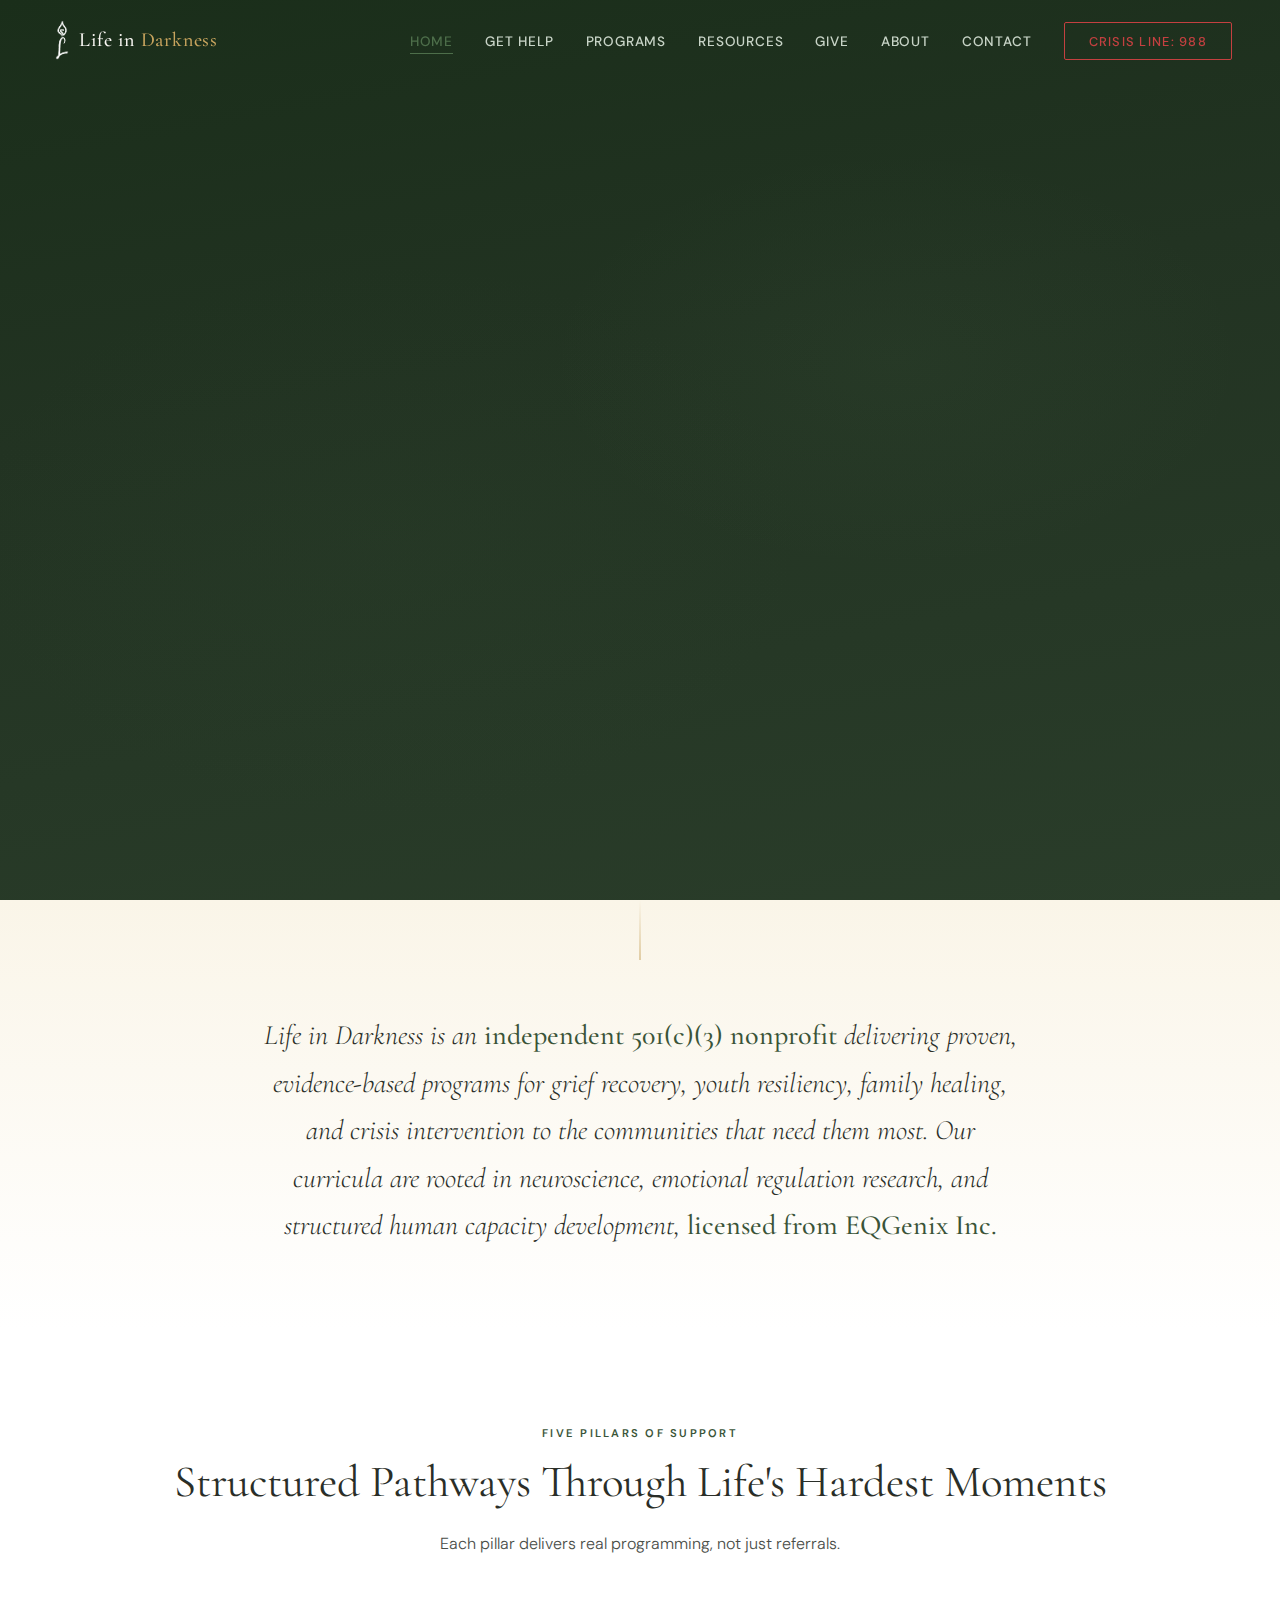
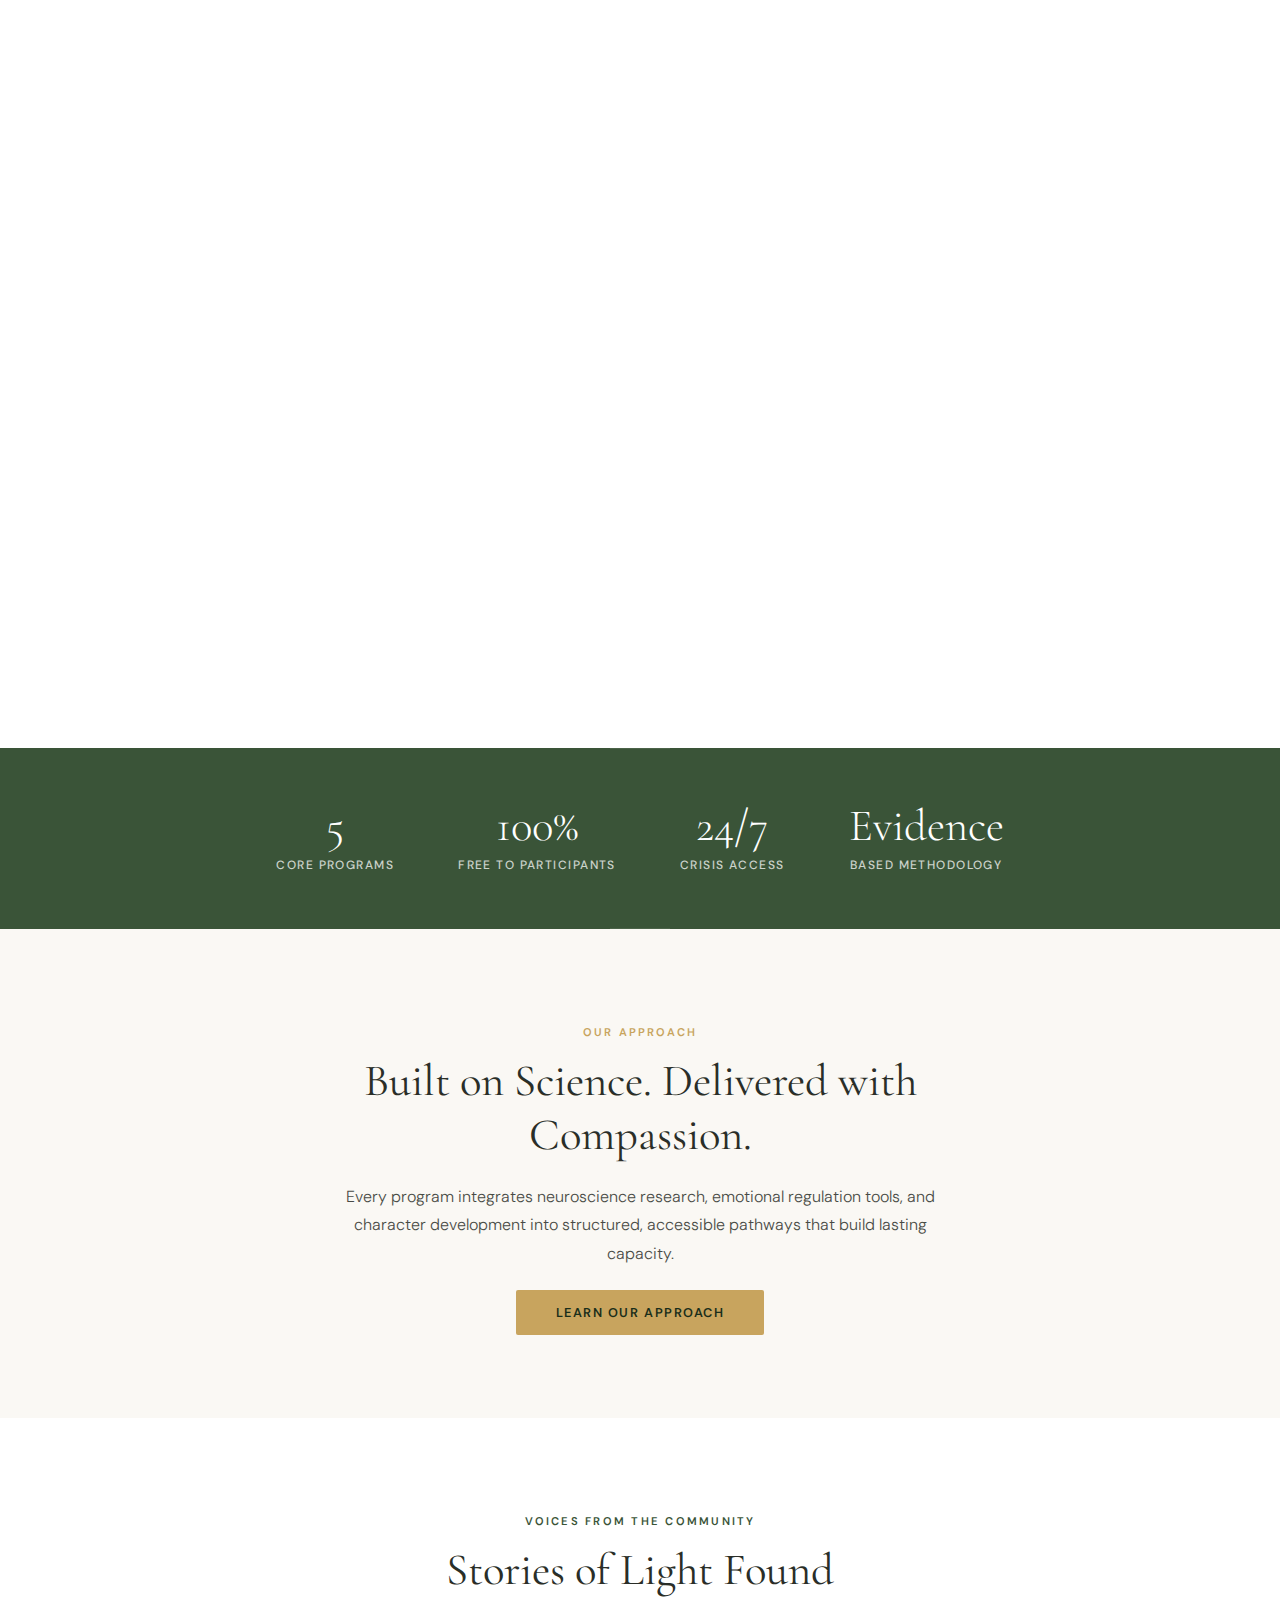
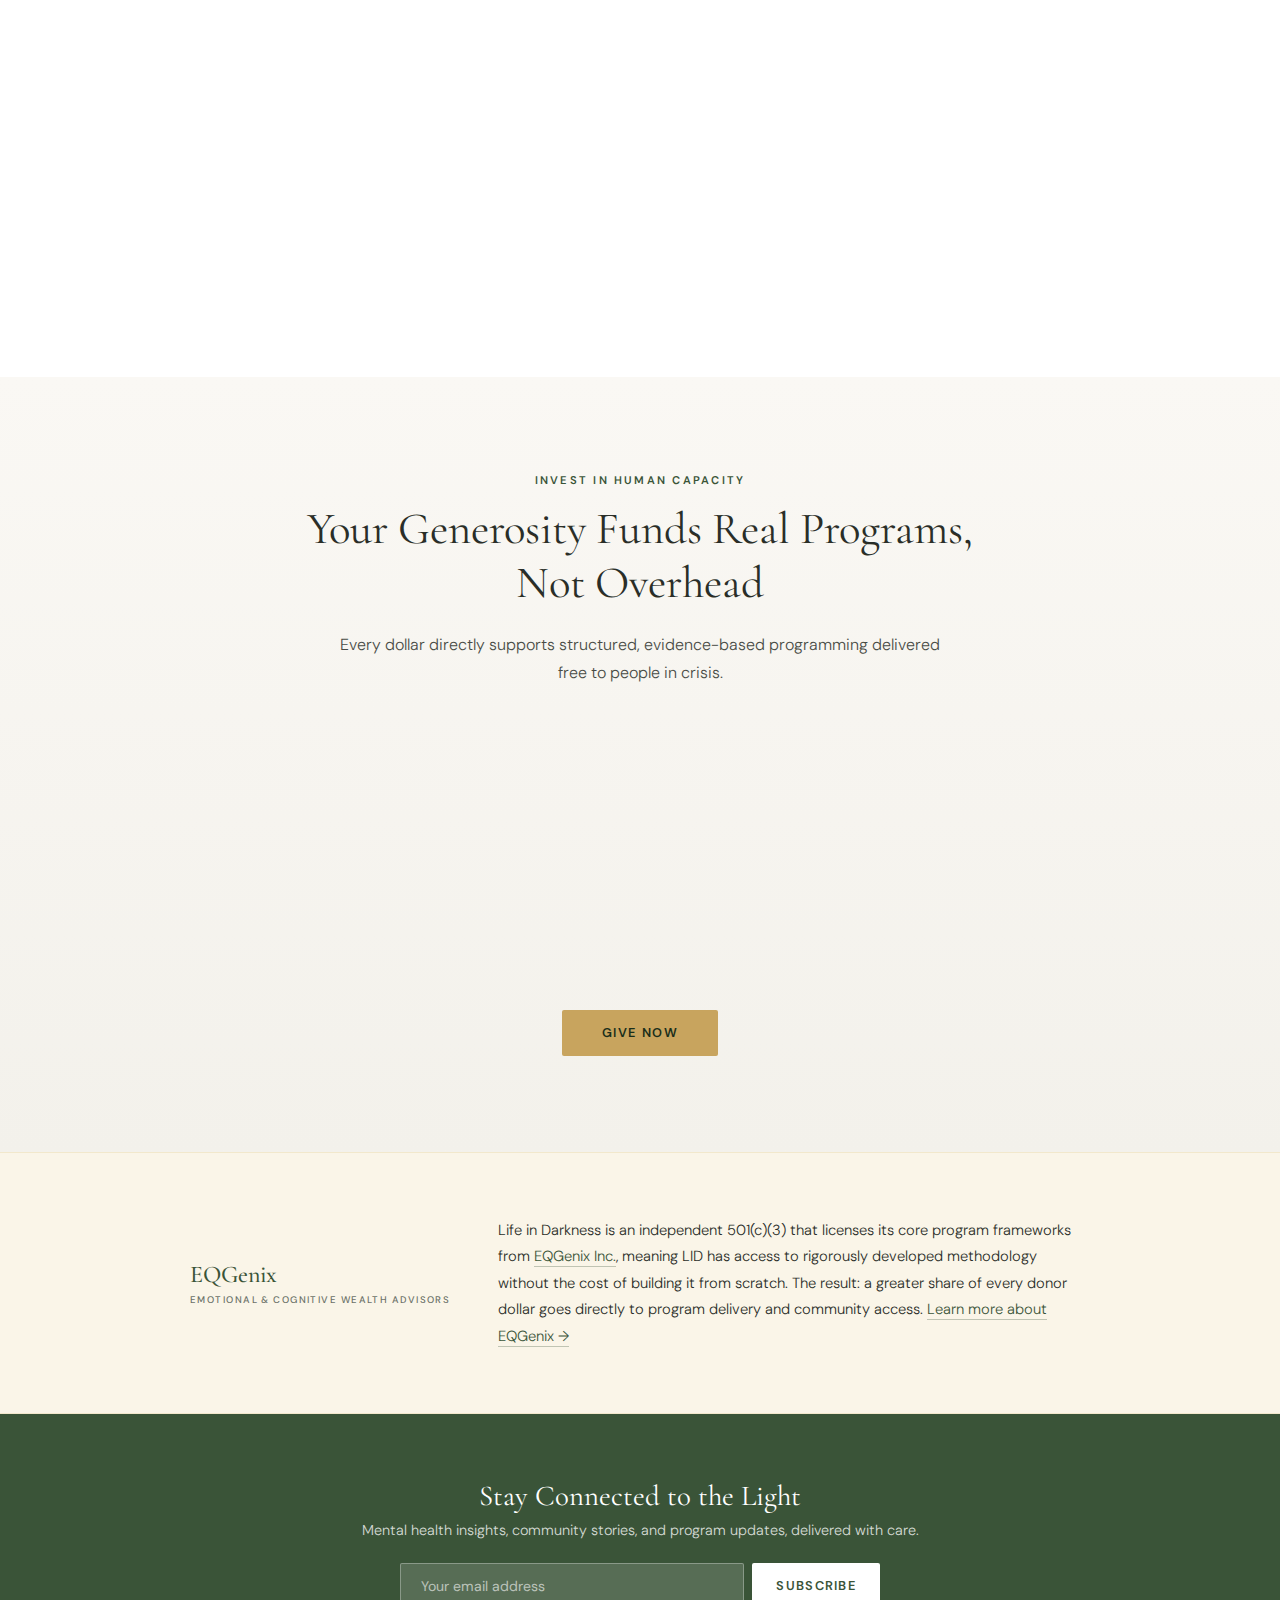
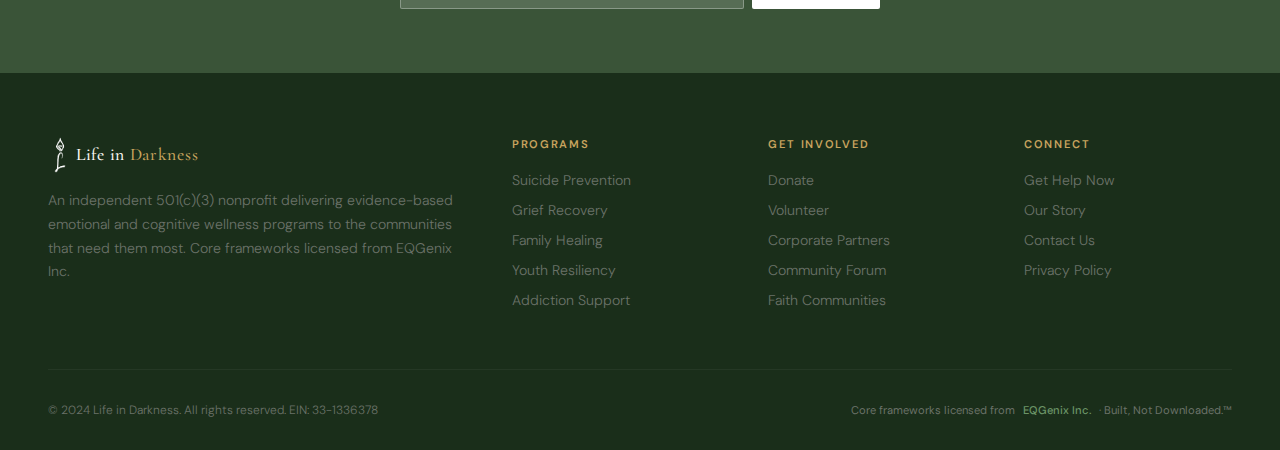
<file: index.html>
<!DOCTYPE html>
<html lang="en">
<head>
  <meta charset="UTF-8">
  <meta name="viewport" content="width=device-width, initial-scale=1.0">
  <link rel="icon" type="image/x-icon" href="/favicon.ico">
  <link rel="icon" type="image/png" sizes="32x32" href="/favicon.png">
  <link rel="apple-touch-icon" sizes="180x180" href="/apple-touch-icon.png">
  <meta name="description" content="Life in Darkness is an independent 501(c)(3) nonprofit delivering evidence-based programs for grief recovery, youth resiliency, family healing, and crisis intervention.">
  <title>Life in Darkness | Be the Light in Someone's Darkest Moment</title>
  <link rel="preconnect" href="https://fonts.googleapis.com">
  <link rel="preconnect" href="https://fonts.gstatic.com" crossorigin>
  <link href="https://fonts.googleapis.com/css2?family=Cormorant+Garamond:ital,wght@0,300;0,400;0,500;0,600;0,700;1,300;1,400&family=DM+Sans:ital,wght@0,300;0,400;0,500;0,600;0,700;1,400&display=swap" rel="stylesheet">
  <link rel="stylesheet" href="assets/css/style.css">
</head>
<body>
<nav class="nav" id="mainNav">
  <a href="index.html" class="nav-logo">
    <div class="nav-logo-icon"><img src="assets/images/logo.png" alt="Life in Darkness" class="nav-logo-img"></div>
    <div class="nav-logo-text">Life in <span>Darkness</span></div>
  </a>
  <ul class="nav-links">
    <li><a href="index.html" class="active">Home</a></li>
    <li><a href="help.html">Get Help</a></li>
    <li><a href="programs.html">Programs</a></li>
    <li><a href="resources.html">Resources</a></li>
    <li><a href="donate.html">Give</a></li>
    <li><a href="about.html">About</a></li>
    <li><a href="contact.html">Contact</a></li>
    <li><a href="tel:988" class="nav-cta">Crisis Line: 988</a></li>
  </ul>
  <button class="mobile-toggle" id="mobileToggle" aria-label="Toggle menu">
    <span></span><span></span><span></span>
  </button>
</nav>

<main>
  <!-- HERO -->
  <section class="hero">
    <div class="hero-particles">
      <div class="particle"></div><div class="particle"></div><div class="particle"></div>
      <div class="particle"></div><div class="particle"></div><div class="particle"></div>
      <div class="particle"></div><div class="particle"></div>
    </div>
    <div class="hero-content">
      <div class="hero-badge">
        <div class="hero-badge-dot"></div>
        Confidential Support Available Now
      </div>
      <h1>You don't have to carry <em>the darkness</em> alone</h1>
      <p class="hero-sub">Grief, trauma, addiction, family crisis, suicidal pain, whatever you're facing, we offer evidence-based support, real human connection, and a clear path forward. No judgment. No waitlists. Just help.</p>
      <div class="hero-slogan hero-slogan-lower">Be the light in someone's darkest moment.</div>
      <div class="hero-actions">
        <a href="help.html" class="btn-primary">Get Support Now</a>
        <a href="programs.html" class="btn-secondary">Explore Our Programs</a>
      </div>
      <div class="hero-crisis">
        <p>In immediate crisis? Call or text <a href="tel:988">988</a>, the Suicide &amp; Crisis Lifeline is available 24/7.</p>
      </div>
    </div>
  </section>

  <!-- MISSION -->
  <section class="mission">
    <div class="mission-inner">
      <p>Life in Darkness is an <strong>independent 501(c)(3) nonprofit</strong> delivering proven, evidence-based programs for grief recovery, youth resiliency, family healing, and crisis intervention to the communities that need them most. Our curricula are rooted in neuroscience, emotional regulation research, and structured human capacity development, <strong>licensed from EQGenix Inc.</strong></p>
    </div>
  </section>

  <!-- PILLARS -->
  <section class="section section-warm" id="programs">
    <div class="container" style="text-align:center;">
      <div class="section-label">Five Pillars of Support</div>
      <div class="section-title">Structured Pathways Through Life's Hardest Moments</div>
      <p class="section-desc" style="max-width:650px;margin-left:auto;margin-right:auto;">Each pillar delivers real programming, not just referrals.</p>
      <div class="pillars-grid">
        <div class="pillar-card">
          <div class="pillar-icon">⟡</div>
          <h3>Suicide Prevention &amp; Awareness</h3>
          <p>Immediate compassionate response, safety planning, follow-up care, and sustained hope-building. We don't just intervene, we equip.</p>
        </div>
        <div class="pillar-card">
          <div class="pillar-icon">◈</div>
          <h3>Grief &amp; Trauma Recovery</h3>
          <p>Guided pathways through loss using evidence-informed care that helps you process, reclaim your voice, and rebuild from a foundation of strength.</p>
        </div>
        <div class="pillar-card">
          <div class="pillar-icon">◇</div>
          <h3>Family Healing &amp; Parent Support</h3>
          <p>Trauma-informed coaching, group sessions, and practical tools that restore connection, establish healthy boundaries, and bring peace back home.</p>
        </div>
        <div class="pillar-card">
          <div class="pillar-icon">△</div>
          <h3>Youth Resiliency Programs</h3>
          <p>Identity-building, emotional skill development, and courage cultivation for young people ages 10 to 18. Growing capacity, not just coping mechanisms.</p>
        </div>
        <div class="pillar-card">
          <div class="pillar-icon">○</div>
          <h3>Addiction Counseling &amp; Recovery</h3>
          <p>Confidential, whole-family support to break cycles, rebuild trust, and sustain recovery. We address what's underneath, not just the symptoms.</p>
        </div>
      </div>
    </div>
  </section>

  <!-- IMPACT -->
  <div class="impact-bar">
    <div class="impact-stat"><div class="impact-number">5</div><div class="impact-label">Core Programs</div></div>
    <div class="impact-stat"><div class="impact-number">100%</div><div class="impact-label">Free to Participants</div></div>
    <div class="impact-stat"><div class="impact-number">24/7</div><div class="impact-label">Crisis Access</div></div>
    <div class="impact-stat"><div class="impact-number">Evidence</div><div class="impact-label">Based Methodology</div></div>
  </div>

  <!-- APPROACH PREVIEW -->
  <section class="section section-dark">
    <div class="container" style="text-align: center; max-width: 700px;">
      <div class="section-label">Our Approach</div>
      <div class="section-title">Built on Science. Delivered with Compassion.</div>
      <p class="section-desc" style="margin: 0 auto 2rem;">Every program integrates neuroscience research, emotional regulation tools, and character development into structured, accessible pathways that build lasting capacity.</p>
      <a href="about.html" class="btn-primary">Learn Our Approach</a>
    </div>
  </section>

  <!-- TESTIMONIALS -->
  <section class="section section-warm">
    <div class="container" style="text-align:center;">
      <div class="section-label">Voices from the Community</div>
      <div class="section-title">Stories of Light Found</div>
      <div class="testimonials-wrapper">
        <div class="testimonial">
          <p>The grief pathway didn't just help me process my mother's death, it gave me tools I use every day. I thought I was drowning. They taught me I could swim.</p>
          <div class="testimonial-author">A.H.</div>
          <div class="testimonial-role">Grief Recovery Pathway Graduate</div>
        </div>
        <div class="testimonial">
          <p>My son went through the youth program and I watched him change. Not just his behavior, his entire posture toward life shifted. He started believing he was capable of hard things.</p>
          <div class="testimonial-author">M.T.</div>
          <div class="testimonial-role">Parent, Youth Resiliency Participant</div>
        </div>
      </div>
    </div>
  </section>

  <!-- DONATE PREVIEW -->
  <section class="donate-section">
    <div class="donate-inner">
      <div class="section-label" style="color: var(--lid-green);">Invest in Human Capacity</div>
      <div class="section-title">Your Generosity Funds Real Programs, Not Overhead</div>
      <p class="section-desc" style="margin: 0 auto 0.5rem; text-align: center;">Every dollar directly supports structured, evidence-based programming delivered free to people in crisis.</p>
      <div class="donate-tiers">
        <a href="https://secure.qgiv.com/for/lifeindarkness" target="_blank" rel="noopener" class="donate-tier">
          <div class="donate-amount">$50</div>
          <div class="donate-impact">Sponsors one youth through a full week of our Brave Foundations resiliency program.</div>
        </a>
        <a href="https://secure.qgiv.com/for/lifeindarkness" target="_blank" rel="noopener" class="donate-tier featured">
          <div class="donate-amount">$250</div>
          <div class="donate-impact">Funds a complete 6 week Grief Recovery Pathway for one adult, including journal, sessions, and follow-up.</div>
        </a>
        <a href="https://secure.qgiv.com/for/lifeindarkness" target="_blank" rel="noopener" class="donate-tier">
          <div class="donate-amount">$1,000</div>
          <div class="donate-impact">Underwrites a full 8 week Blended Family Healing Track cohort, transforming an entire household.</div>
        </a>
      </div>
      <a href="https://secure.qgiv.com/for/lifeindarkness" target="_blank" rel="noopener" class="btn-primary" style="display: inline-block;">Give Now</a>
    </div>
  </section>

  <section class="eqgenix-bridge">
    <div class="bridge-inner">
      <div>
        <div class="bridge-logo">EQGenix</div>
        <div class="bridge-logo-sub">Emotional &amp; Cognitive Wealth Advisors</div>
      </div>
      <div class="bridge-text">
        <p>Life in Darkness is an independent 501(c)(3) that licenses its core program frameworks from <a href="https://www.eqgenix.com" target="_blank" rel="noopener">EQGenix Inc.</a>, meaning LID has access to rigorously developed methodology without the cost of building it from scratch. The result: a greater share of every donor dollar goes directly to program delivery and community access. <a href="https://www.eqgenix.com" target="_blank" rel="noopener">Learn more about EQGenix &rarr;</a></p>
      </div>
    </div>
  </section>

  <section class="newsletter">
    <h3>Stay Connected to the Light</h3>
    <p>Mental health insights, community stories, and program updates, delivered with care.</p>
    <form name="newsletter" method="POST" data-netlify="true" class="newsletter-form"><input type="hidden" name="form-name" value="newsletter">
      <input type="email" name="email" placeholder="Your email address" aria-label="Email address" required>
      <button type="submit">Subscribe</button>
    </form>
  </section>

</main>

<footer class="footer">
  <div class="footer-grid">
    <div class="footer-brand">
      <div style="display: flex; align-items: center; gap: 0.35rem;">
        <div class="nav-logo-icon" style="width: 24px; height: 36px;"><img src="assets/images/logo.png" alt="Life in Darkness" class="nav-logo-img"></div>
        <div class="nav-logo-text" style="font-size: 1.1rem;">Life in <span>Darkness</span></div>
      </div>
      <p>An independent 501(c)(3) nonprofit delivering evidence-based emotional and cognitive wellness programs to the communities that need them most. Core frameworks licensed from EQGenix Inc.</p>
    </div>
    <div class="footer-col">
      <h4>Programs</h4>
      <a href="programs.html#suicide-prevention">Suicide Prevention</a>
      <a href="programs.html#grief-recovery">Grief Recovery</a>
      <a href="programs.html#family-healing">Family Healing</a>
      <a href="programs.html#youth-resiliency">Youth Resiliency</a>
      <a href="programs.html#addiction-support">Addiction Support</a>
    </div>
    <div class="footer-col">
      <h4>Get Involved</h4>
      <a href="donate.html">Donate</a>
      <a href="volunteer.html">Volunteer</a>
      <a href="partners.html">Corporate Partners</a>
      <a href="resources.html#community">Community Forum</a>
      <a href="faith.html">Faith Communities</a>
    </div>
    <div class="footer-col">
      <h4>Connect</h4>
      <a href="help.html">Get Help Now</a>
      <a href="about.html">Our Story</a>
      <a href="contact.html">Contact Us</a>
      <a href="privacy.html">Privacy Policy</a>
    </div>
  </div>
  <div class="footer-bottom">
    <p>&copy; 2024 Life in Darkness. All rights reserved. EIN: 33-1336378</p>
    <div class="footer-powered">
      Core frameworks licensed from <a href="https://www.eqgenix.com" target="_blank" rel="noopener">EQGenix Inc.</a> &middot; Built, Not Downloaded.&trade;
    </div>
  </div>
</footer>

<script src="assets/js/main.js"></script>
</body>
</html>
</file>
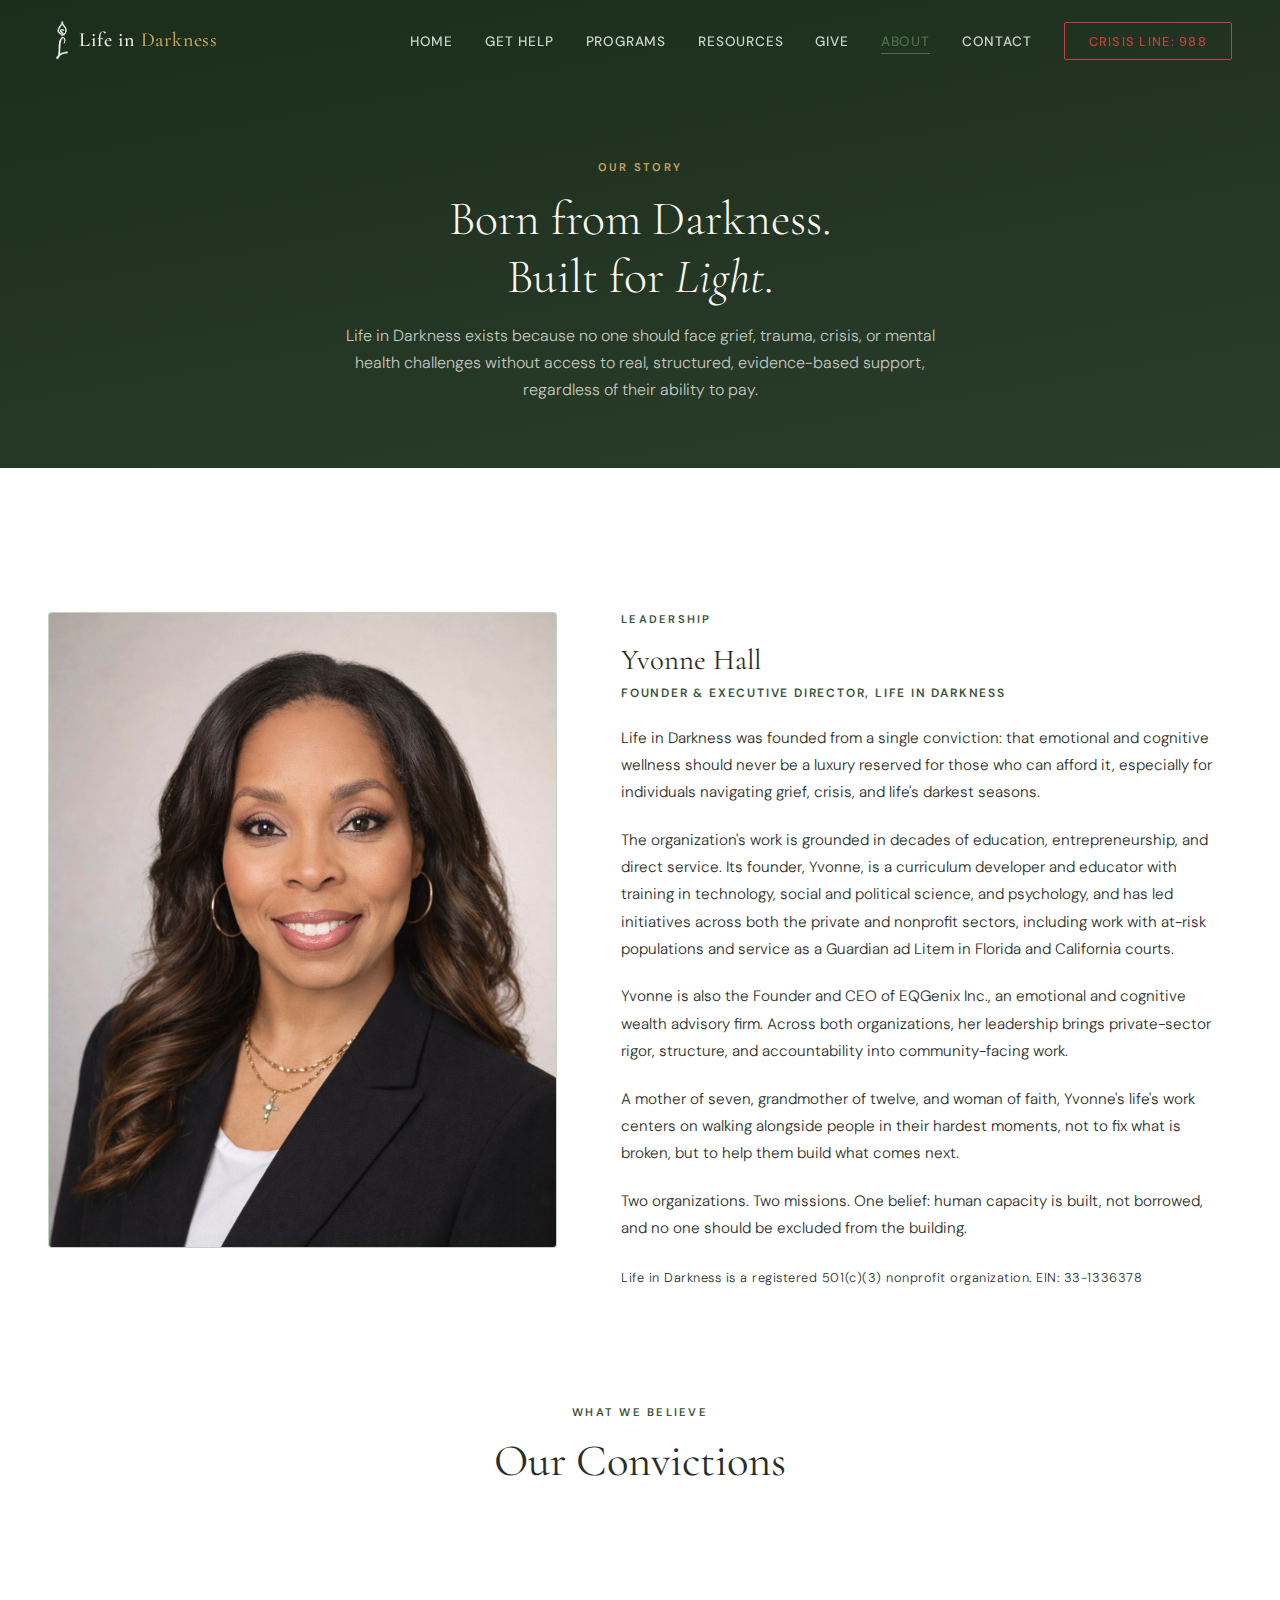
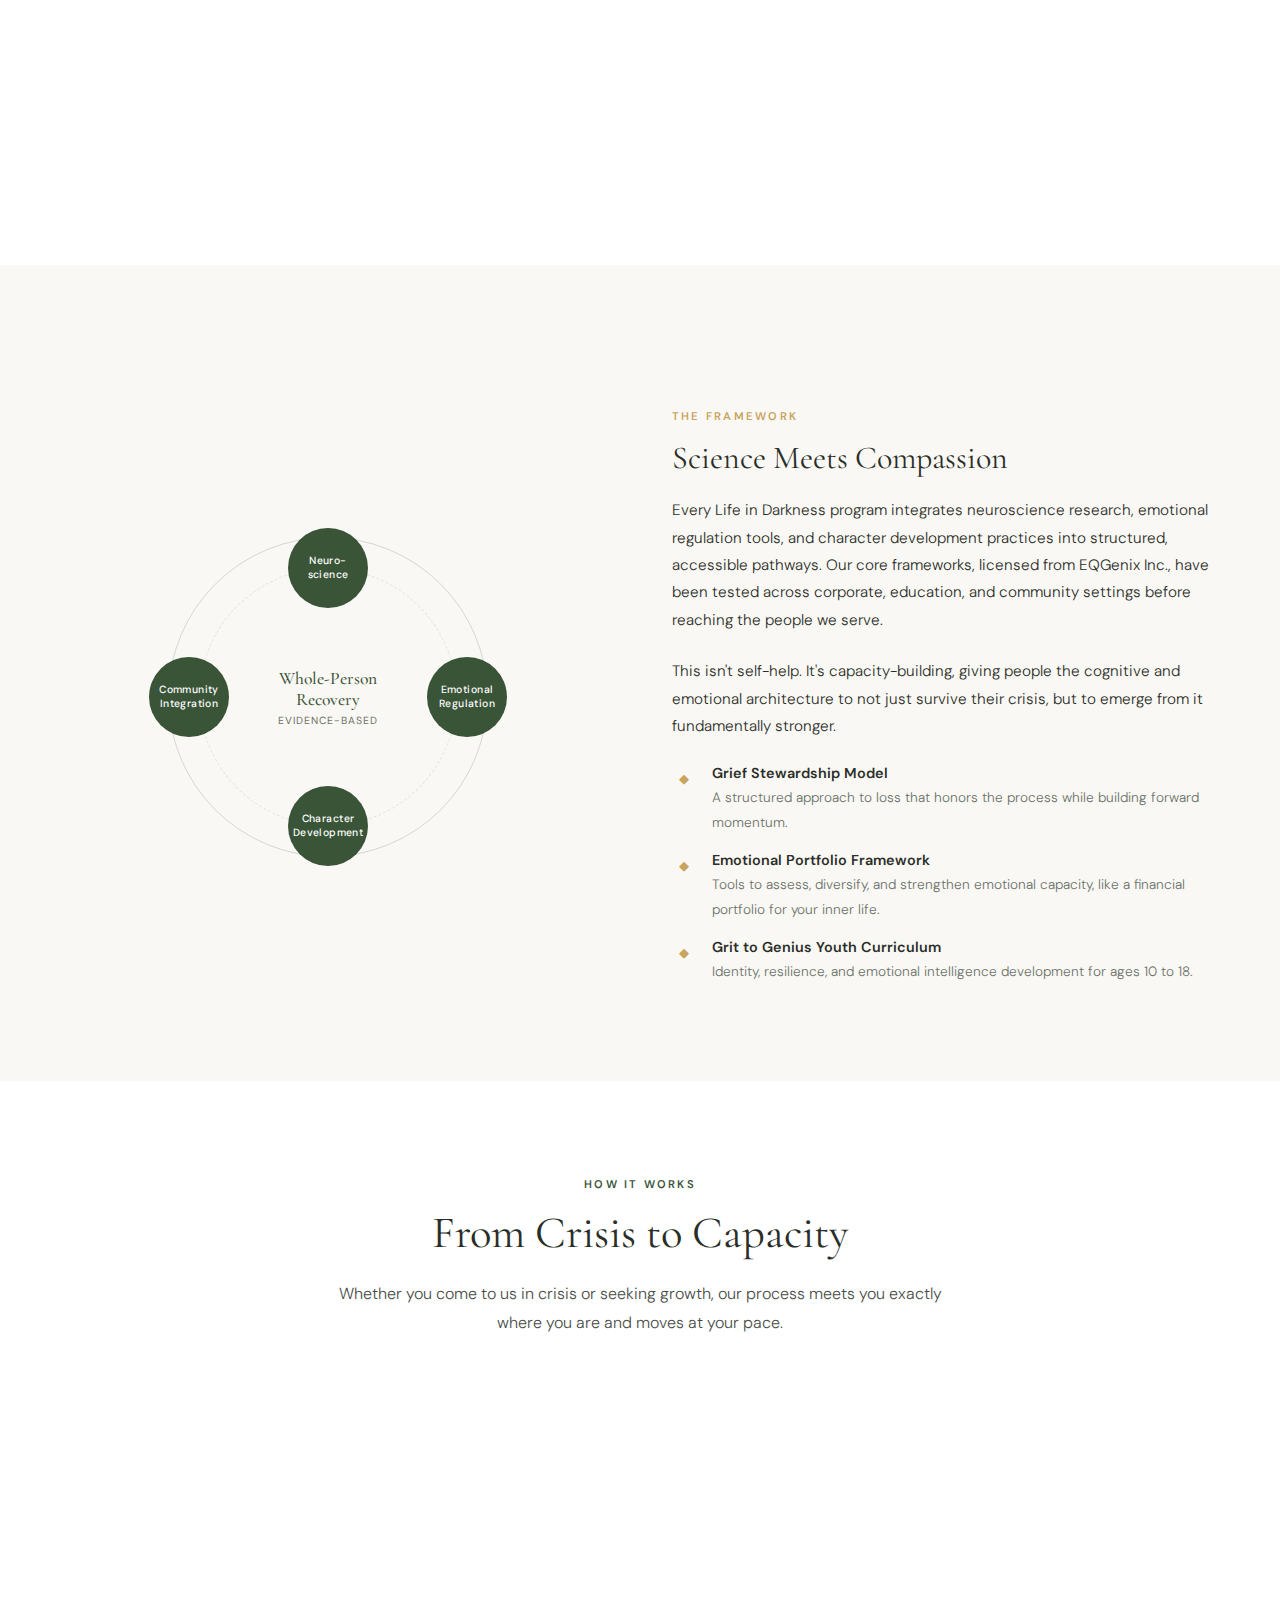
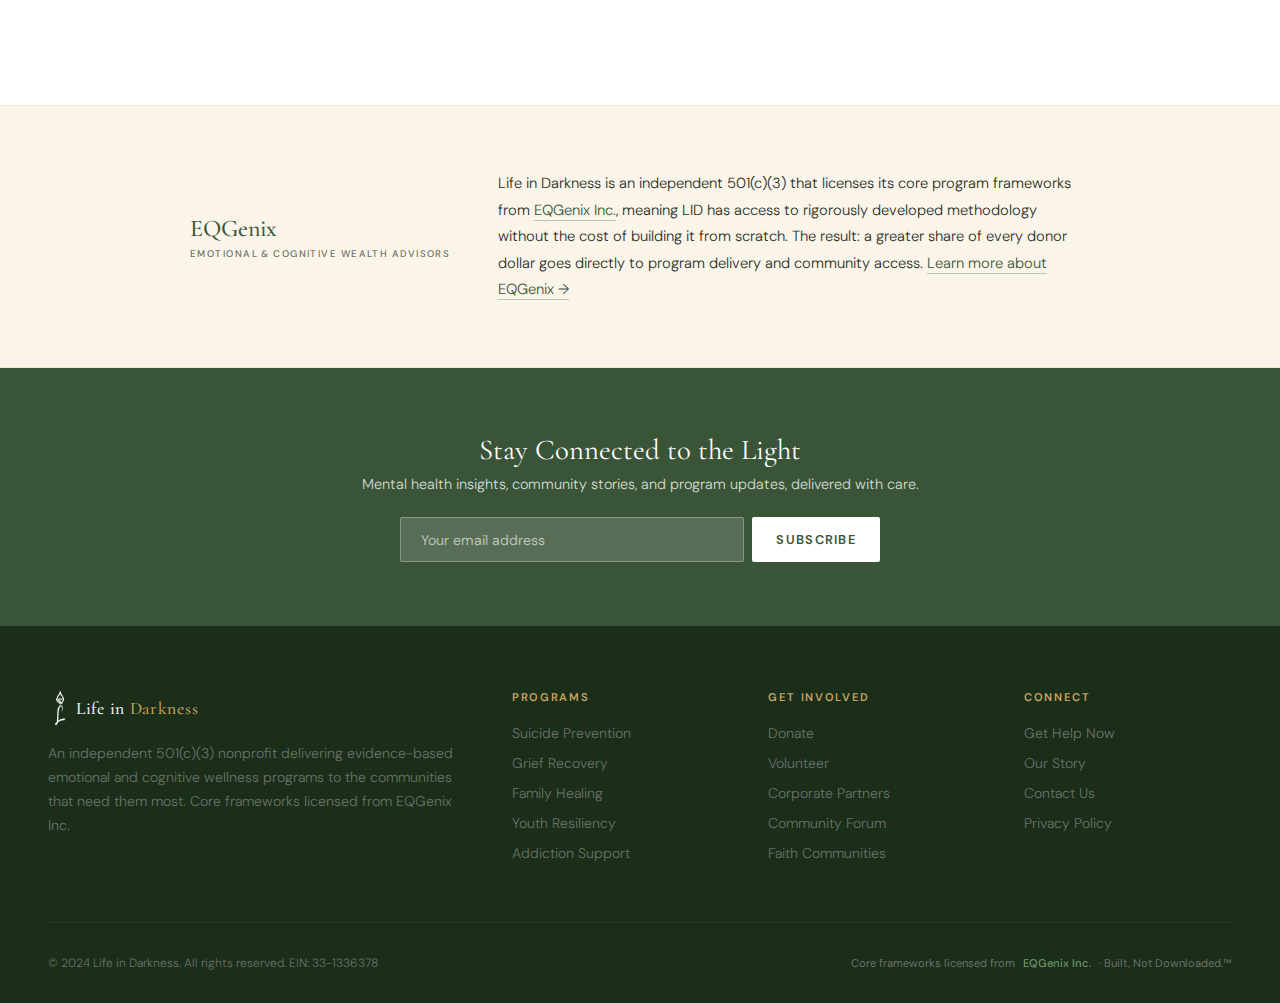
<file: about.html>
<!DOCTYPE html>
<html lang="en">
<head>
  <meta charset="UTF-8">
  <meta name="viewport" content="width=device-width, initial-scale=1.0">
  <meta name="description" content="Learn about Life in Darkness, our founder, our convictions, and our partnership with EQGenix Inc.">
  <title>About | Life in Darkness</title>
  <link rel="preconnect" href="https://fonts.googleapis.com">
  <link rel="preconnect" href="https://fonts.gstatic.com" crossorigin>
  <link href="https://fonts.googleapis.com/css2?family=Cormorant+Garamond:ital,wght@0,300;0,400;0,500;0,600;0,700;1,300;1,400&family=DM+Sans:ital,wght@0,300;0,400;0,500;0,600;0,700;1,400&display=swap" rel="stylesheet">
  <link rel="stylesheet" href="assets/css/style.css">
</head>
<body>
<nav class="nav" id="mainNav">
  <a href="index.html" class="nav-logo">
    <div class="nav-logo-icon"><img src="assets/images/logo.png" alt="Life in Darkness" class="nav-logo-img"></div>
    <div class="nav-logo-text">Life in <span>Darkness</span></div>
  </a>
  <ul class="nav-links">
    <li><a href="index.html">Home</a></li>
    <li><a href="help.html">Get Help</a></li>
    <li><a href="programs.html">Programs</a></li>
    <li><a href="resources.html">Resources</a></li>
    <li><a href="donate.html">Give</a></li>
    <li><a href="about.html" class="active">About</a></li>
    <li><a href="contact.html">Contact</a></li>
    <li><a href="tel:988" class="nav-cta">Crisis Line: 988</a></li>
  </ul>
  <button class="mobile-toggle" id="mobileToggle" aria-label="Toggle menu">
    <span></span><span></span><span></span>
  </button>
</nav>

<main>
  <section class="page-hero">
    <div class="section-label">Our Story</div>
    <h1>Born from Darkness.<br>Built for <em>Light</em>.</h1>
    <p>Life in Darkness exists because no one should face grief, trauma, crisis, or mental health challenges without access to real, structured, evidence-based support, regardless of their ability to pay.</p>
  </section>

  <!-- FOUNDER -->
  <section class="section section-warm">
    <div class="container">
      <div class="about-grid">
        <div class="about-photo">
          <img src="assets/images/about-photo.jpg" alt="Yvonne Hall, Founder and Executive Director of Life in Darkness" class="about-photo-img">
        </div>
        <div class="about-text">
          <div class="section-label">Leadership</div>
          <h3>Yvonne Hall</h3>
          <div class="about-role">Founder &amp; Executive Director, Life in Darkness</div>
          <p>Life in Darkness was founded from a single conviction: that emotional and cognitive wellness should never be a luxury reserved for those who can afford it, especially for individuals navigating grief, crisis, and life's darkest seasons.</p>
          <p>The organization's work is grounded in decades of education, entrepreneurship, and direct service. Its founder, Yvonne, is a curriculum developer and educator with training in technology, social and political science, and psychology, and has led initiatives across both the private and nonprofit sectors, including work with at-risk populations and service as a Guardian ad Litem in Florida and California courts.</p>
          <p>Yvonne is also the Founder and CEO of EQGenix Inc., an emotional and cognitive wealth advisory firm. Across both organizations, her leadership brings private-sector rigor, structure, and accountability into community-facing work.</p>
          <p>A mother of seven, grandmother of twelve, and woman of faith, Yvonne's life's work centers on walking alongside people in their hardest moments, not to fix what is broken, but to help them build what comes next.</p>
          <p>Two organizations. Two missions. One belief: human capacity is built, not borrowed, and no one should be excluded from the building.</p>
          <p style="font-size: 0.8rem; color: var(--text-dark); margin-top: 1.5rem; letter-spacing: 0.04em;">Life in Darkness is a registered 501(c)(3) nonprofit organization. EIN: 33-1336378</p>
        </div>
      </div>
    </div>
  </section>

  <!-- CONVICTIONS -->
  <section class="section section-warm" style="padding-top: 0;">
    <div class="container" style="text-align:center;">
      <div class="section-label">What We Believe</div>
      <div class="section-title">Our Convictions</div>
      <div class="process-steps" style="margin-top: 2rem;">
        <div class="process-step">
          <h4>Darkness is a Doorway</h4>
          <p>The hardest seasons of life are not endpoints. With the right support, they become the foundation of your greatest strength. We meet people in the dark and walk with them toward what's next.</p>
        </div>
        <div class="process-step">
          <h4>Capacity Over Coping</h4>
          <p>We don't teach people to merely survive. We build the emotional and cognitive architecture that allows them to thrive, well beyond the moment of crisis. Builders, not borrowers.</p>
        </div>
        <div class="process-step">
          <h4>Access is a Justice Issue</h4>
          <p>Evidence-based mental health support should not be gated by income, insurance, or geography. Our programs are free because healing shouldn't have a price tag.</p>
        </div>
        <div class="process-step">
          <h4>Community is Medicine</h4>
          <p>Isolation amplifies every crisis. Connection, authentic, non-judgmental, and sustained, is one of the most powerful healing forces we know. Everything we build is designed to foster it.</p>
        </div>
      </div>
    </div>
  </section>

  <!-- METHODOLOGY -->
  <section class="section section-dark">
    <div class="container">
      <div class="methodology">
        <div class="methodology-visual">
          <div class="method-orbit">
            <div class="method-center">
              <div class="method-center-label">Whole-Person<br>Recovery</div>
              <div class="method-center-sub">Evidence-Based</div>
            </div>
            <div class="method-node">Neuro-<br>science</div>
            <div class="method-node">Emotional<br>Regulation</div>
            <div class="method-node">Character<br>Development</div>
            <div class="method-node">Community<br>Integration</div>
          </div>
        </div>
        <div class="methodology-text">
          <div class="section-label">The Framework</div>
          <div class="section-title" style="font-size: 2rem;">Science Meets Compassion</div>
          <p>Every Life in Darkness program integrates neuroscience research, emotional regulation tools, and character development practices into structured, accessible pathways. Our core frameworks, licensed from EQGenix Inc., have been tested across corporate, education, and community settings before reaching the people we serve.</p>
          <p>This isn't self-help. It's capacity-building, giving people the cognitive and emotional architecture to not just survive their crisis, but to emerge from it fundamentally stronger.</p>
          <div class="method-features">
            <div class="method-feature">
              <div class="method-feature-icon">&#9670;</div>
              <div class="method-feature-text">
                <h4>Grief Stewardship Model</h4>
                <p>A structured approach to loss that honors the process while building forward momentum.</p>
              </div>
            </div>
            <div class="method-feature">
              <div class="method-feature-icon">&#9670;</div>
              <div class="method-feature-text">
                <h4>Emotional Portfolio Framework</h4>
                <p>Tools to assess, diversify, and strengthen emotional capacity, like a financial portfolio for your inner life.</p>
              </div>
            </div>
            <div class="method-feature">
              <div class="method-feature-icon">&#9670;</div>
              <div class="method-feature-text">
                <h4>Grit to Genius Youth Curriculum</h4>
                <p>Identity, resilience, and emotional intelligence development for ages 10 to 18.</p>
              </div>
            </div>
          </div>
        </div>
      </div>
    </div>
  </section>

  <!-- PROCESS -->
  <section class="section section-warm">
    <div class="container" style="text-align:center;">
      <div class="section-label">How It Works</div>
      <div class="section-title">From Crisis to Capacity</div>
      <p class="section-desc" style="max-width:650px;margin-left:auto;margin-right:auto;">Whether you come to us in crisis or seeking growth, our process meets you exactly where you are and moves at your pace.</p>
      <div class="process-steps">
        <div class="process-step"><h4>Reach Out</h4><p>Connect through our confidential intake: phone, text, online form, or walk-in community hours. No referrals needed. No insurance required.</p></div>
        <div class="process-step"><h4>Get Matched</h4><p>We assess your needs and connect you with the right pillar, whether that's grief support, family coaching, youth programming, or crisis intervention.</p></div>
        <div class="process-step"><h4>Begin Your Pathway</h4><p>Enter a structured program designed around evidence-based frameworks. Each pathway has clear milestones, human support, and practical tools you keep forever.</p></div>
        <div class="process-step"><h4>Build Forward</h4><p>Transition from recovery to resilience. Our goal is never dependence, it's capacity. You leave with skills, community, and a foundation that holds.</p></div>
      </div>
    </div>
  </section>

  <section class="eqgenix-bridge">
    <div class="bridge-inner">
      <div>
        <div class="bridge-logo">EQGenix</div>
        <div class="bridge-logo-sub">Emotional &amp; Cognitive Wealth Advisors</div>
      </div>
      <div class="bridge-text">
        <p>Life in Darkness is an independent 501(c)(3) that licenses its core program frameworks from <a href="https://www.eqgenix.com" target="_blank" rel="noopener">EQGenix Inc.</a>, meaning LID has access to rigorously developed methodology without the cost of building it from scratch. The result: a greater share of every donor dollar goes directly to program delivery and community access. <a href="https://www.eqgenix.com" target="_blank" rel="noopener">Learn more about EQGenix &rarr;</a></p>
      </div>
    </div>
  </section>

  <section class="newsletter">
    <h3>Stay Connected to the Light</h3>
    <p>Mental health insights, community stories, and program updates, delivered with care.</p>
    <form name="newsletter" method="POST" data-netlify="true" class="newsletter-form"><input type="hidden" name="form-name" value="newsletter">
      <input type="email" name="email" placeholder="Your email address" aria-label="Email address" required>
      <button type="submit">Subscribe</button>
    </form>
  </section>

</main>

<footer class="footer">
  <div class="footer-grid">
    <div class="footer-brand">
      <div style="display: flex; align-items: center; gap: 0.35rem;">
        <div class="nav-logo-icon" style="width: 24px; height: 36px;"><img src="assets/images/logo.png" alt="Life in Darkness" class="nav-logo-img"></div>
        <div class="nav-logo-text" style="font-size: 1.1rem;">Life in <span>Darkness</span></div>
      </div>
      <p>An independent 501(c)(3) nonprofit delivering evidence-based emotional and cognitive wellness programs to the communities that need them most. Core frameworks licensed from EQGenix Inc.</p>
    </div>
    <div class="footer-col">
      <h4>Programs</h4>
      <a href="programs.html#suicide-prevention">Suicide Prevention</a>
      <a href="programs.html#grief-recovery">Grief Recovery</a>
      <a href="programs.html#family-healing">Family Healing</a>
      <a href="programs.html#youth-resiliency">Youth Resiliency</a>
      <a href="programs.html#addiction-support">Addiction Support</a>
    </div>
    <div class="footer-col">
      <h4>Get Involved</h4>
      <a href="donate.html">Donate</a>
      <a href="volunteer.html">Volunteer</a>
      <a href="partners.html">Corporate Partners</a>
      <a href="resources.html#community">Community Forum</a>
      <a href="faith.html">Faith Communities</a>
    </div>
    <div class="footer-col">
      <h4>Connect</h4>
      <a href="help.html">Get Help Now</a>
      <a href="about.html">Our Story</a>
      <a href="contact.html">Contact Us</a>
      <a href="privacy.html">Privacy Policy</a>
    </div>
  </div>
  <div class="footer-bottom">
    <p>&copy; 2024 Life in Darkness. All rights reserved. EIN: 33-1336378</p>
    <div class="footer-powered">
      Core frameworks licensed from <a href="https://www.eqgenix.com" target="_blank" rel="noopener">EQGenix Inc.</a> &middot; Built, Not Downloaded.&trade;
    </div>
  </div>
</footer>

<script src="assets/js/main.js"></script>
</body>
</html>
</file>
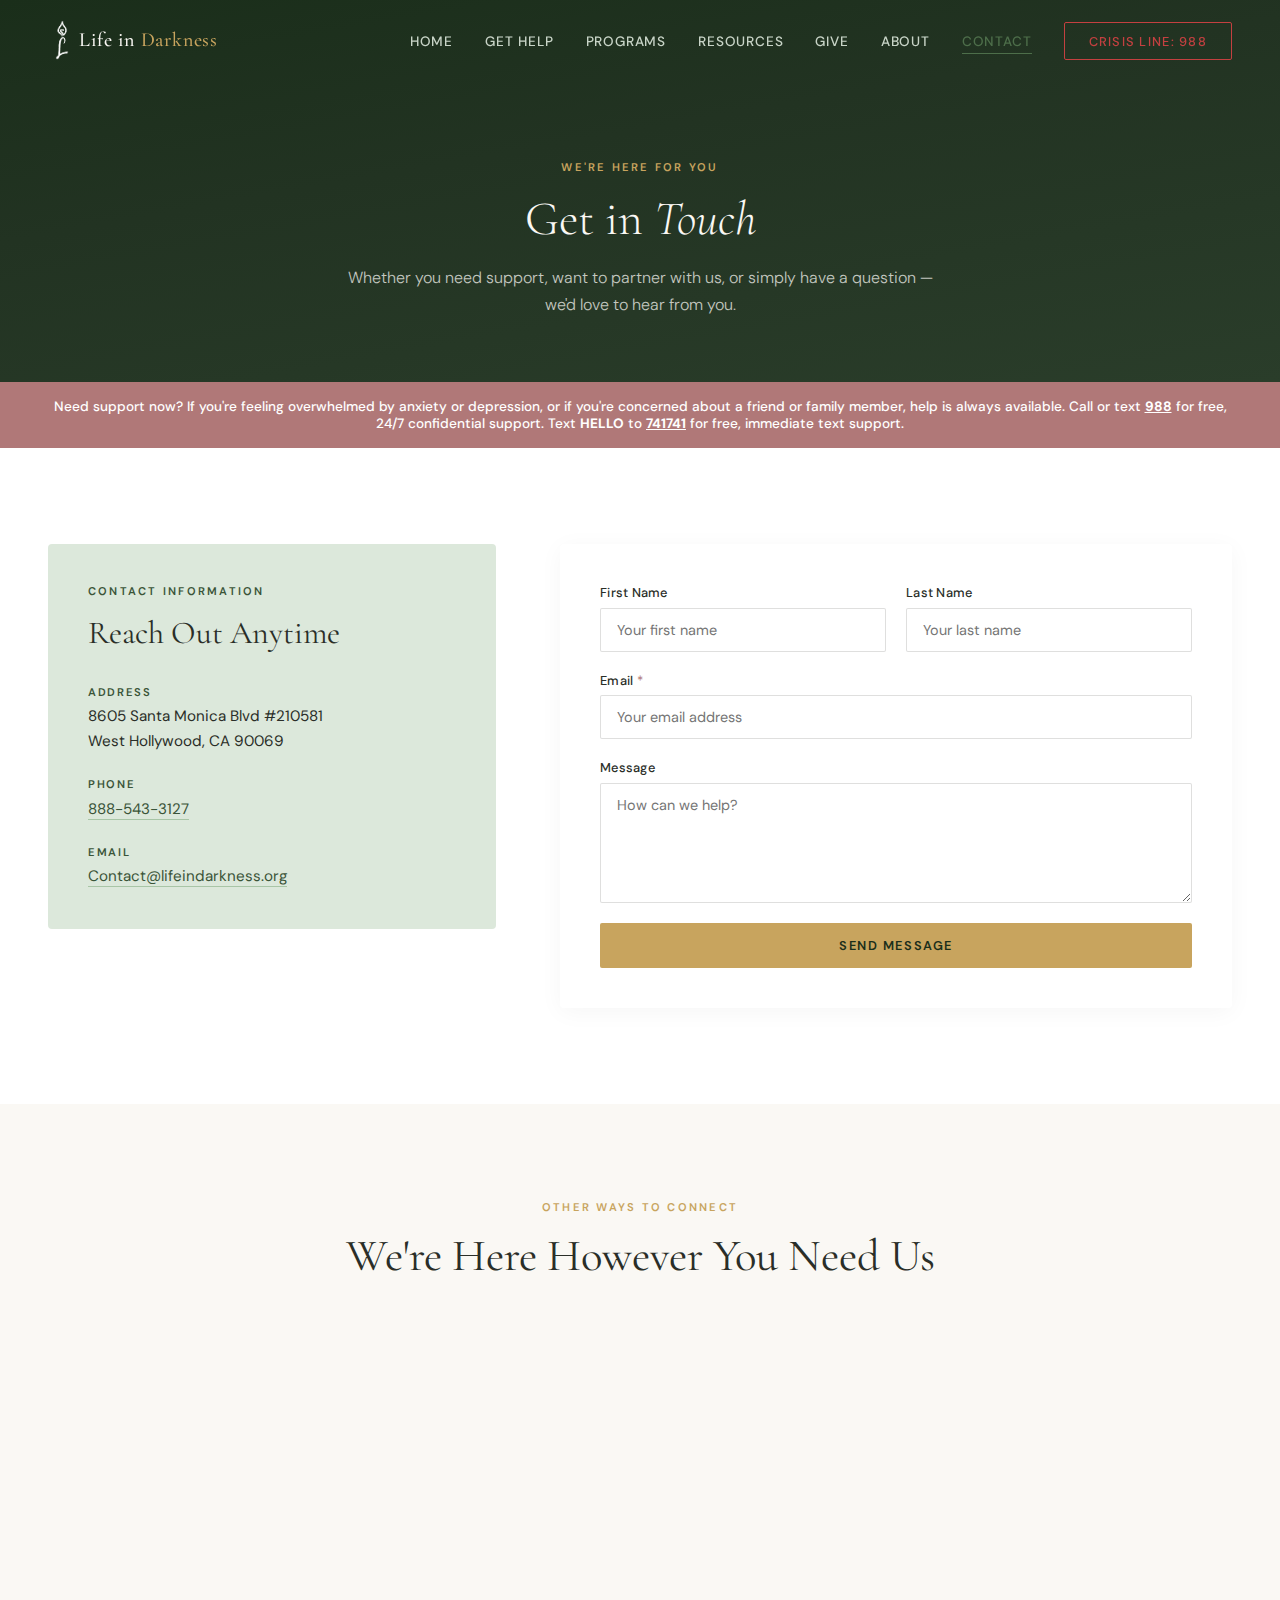
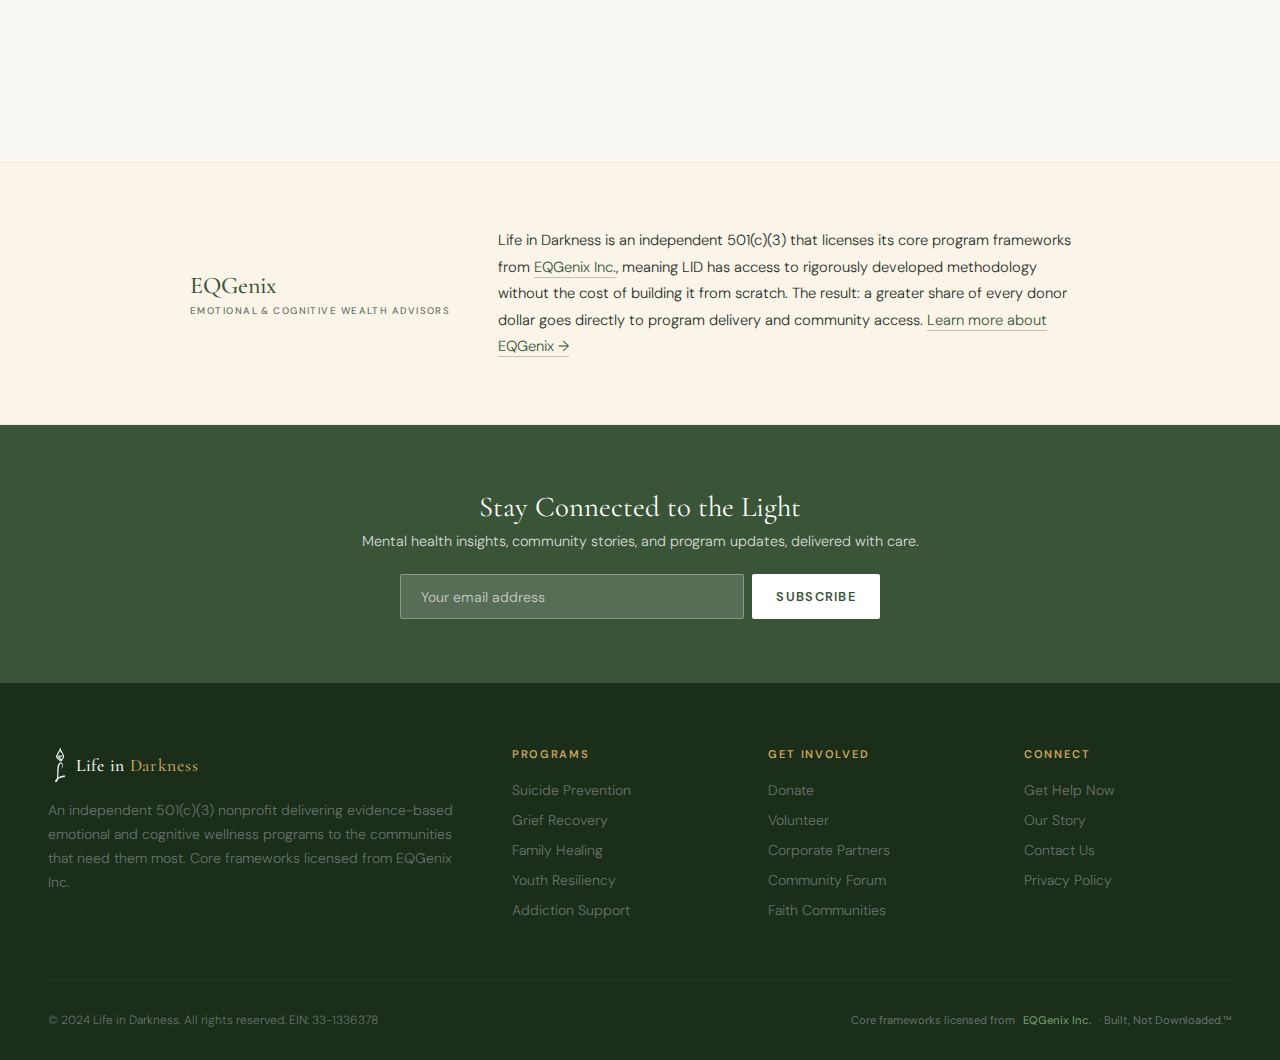
<file: contact.html>
<!DOCTYPE html>
<html lang="en">
<head>
  <meta charset="UTF-8">
  <meta name="viewport" content="width=device-width, initial-scale=1.0">
  <meta name="description" content="Contact Life in Darkness. Reach out for support, partnership inquiries, or general questions. We're here to help.">
  <title>Contact Us | Life in Darkness</title>
  <link rel="preconnect" href="https://fonts.googleapis.com">
  <link rel="preconnect" href="https://fonts.gstatic.com" crossorigin>
  <link href="https://fonts.googleapis.com/css2?family=Cormorant+Garamond:ital,wght@0,300;0,400;0,500;0,600;0,700;1,300;1,400&family=DM+Sans:ital,wght@0,300;0,400;0,500;0,600;0,700;1,400&display=swap" rel="stylesheet">
  <link rel="stylesheet" href="assets/css/style.css">
</head>
<body>
<nav class="nav" id="mainNav">
  <a href="index.html" class="nav-logo">
    <div class="nav-logo-icon"><img src="assets/images/logo.png" alt="Life in Darkness" class="nav-logo-img"></div>
    <div class="nav-logo-text">Life in <span>Darkness</span></div>
  </a>
  <ul class="nav-links">
    <li><a href="index.html">Home</a></li>
    <li><a href="help.html">Get Help</a></li>
    <li><a href="programs.html">Programs</a></li>
    <li><a href="resources.html">Resources</a></li>
    <li><a href="donate.html">Give</a></li>
    <li><a href="about.html">About</a></li>
    <li><a href="contact.html" class="active">Contact</a></li>
    <li><a href="tel:988" class="nav-cta">Crisis Line: 988</a></li>
  </ul>
  <button class="mobile-toggle" id="mobileToggle" aria-label="Toggle menu">
    <span></span><span></span><span></span>
  </button>
</nav>

<main>
  <section class="page-hero">
    <div class="section-label">We're Here for You</div>
    <h1>Get in <em>Touch</em></h1>
    <p>Whether you need support, want to partner with us, or simply have a question — we'd love to hear from you.</p>
  </section>

  <!-- CRISIS BANNER -->
  <div class="crisis-banner">
    <p>Need support now? If you're feeling overwhelmed by anxiety or depression, or if you're concerned about a friend or family member, help is always available. Call or text <a href="tel:988">988</a> for free, 24/7 confidential support. Text <strong>HELLO</strong> to <a href="sms:741741">741741</a> for free, immediate text support.</p>
  </div>

  <!-- CONTACT SECTION -->
  <section class="section section-warm">
    <div class="container">
      <div class="contact-grid">
        <div class="contact-info">
          <div class="section-label">Contact Information</div>
          <div class="section-title" style="font-size: 2rem;">Reach Out Anytime</div>
          <div class="contact-details">
            <div class="contact-item">
              <div class="contact-item-label">Address</div>
              <p>8605 Santa Monica Blvd #210581<br>West Hollywood, CA 90069</p>
            </div>
            <div class="contact-item">
              <div class="contact-item-label">Phone</div>
              <p><a href="tel:888-543-3127" style="color: var(--lid-green); text-decoration: none; border-bottom: 1px solid var(--lid-green-mist);">888-543-3127</a></p>
            </div>
            <div class="contact-item">
              <div class="contact-item-label">Email</div>
              <p><a href="mailto:Contact@lifeindarkness.org" style="color: var(--lid-green); text-decoration: none; border-bottom: 1px solid var(--lid-green-mist);">Contact@lifeindarkness.org</a></p>
            </div>
            </div>
          </div>
        <div class="contact-form-wrap">
          <div class="contact-form">
            <div class="form-row">
              <div class="form-group">
                <label for="firstName">First Name</label>
                <input type="text" id="firstName" name="firstName" placeholder="Your first name">
              </div>
              <div class="form-group">
                <label for="lastName">Last Name</label>
                <input type="text" id="lastName" name="lastName" placeholder="Your last name">
              </div>
            </div>
            <div class="form-group">
              <label for="email">Email <span style="color: var(--accent-rose);">*</span></label>
              <input type="email" id="email" name="email" placeholder="Your email address" required>
            </div>
            <div class="form-group">
              <label for="message">Message</label>
              <textarea id="message" name="message" rows="5" placeholder="How can we help?"></textarea>
            </div>
            <button type="button" class="btn-primary" style="width: 100%;">Send Message</button>
          </div>
        </div>
      </div>
    </div>
  </section>

  <!-- WAYS TO CONNECT -->
  <section class="section section-dark">
    <div class="container" style="text-align: center;">
      <div class="section-label">Other Ways to Connect</div>
      <div class="section-title">We're Here However You Need Us</div>
      <div class="pillars-grid" style="margin-top: 2.5rem;">
        <div class="pillar-card">
          <div class="pillar-icon">⟡</div>
          <h3>Crisis Support</h3>
          <p>If you or someone you know is in immediate crisis, call or text <strong>988</strong> — the Suicide &amp; Crisis Lifeline is free, confidential, and available 24/7.</p>
          <a href="tel:988" class="btn-primary" style="display: inline-block; margin-top: 0.5rem; background: var(--white); color: #c44040; border: 1px solid #c44040;">Call 988 Now</a>
        </div>
        <div class="pillar-card">
          <div class="pillar-icon">◈</div>
          <h3>Program Inquiries</h3>
          <p>Interested in our programs for yourself, your family, or your community? Reach out and we'll connect you with the right pathway.</p>
          <a href="mailto:Contact@lifeindarkness.org?subject=Program Inquiry" class="btn-primary" style="display: inline-block; margin-top: 0.5rem; background: var(--lid-green); color: var(--white);">Inquire About Programs</a>
        </div>
        <div class="pillar-card">
          <div class="pillar-icon">◇</div>
          <h3>Partnerships &amp; Giving</h3>
          <p>Want to support our mission through corporate partnership, faith community collaboration, or a major gift? Let's talk.</p>
          <a href="mailto:Contact@lifeindarkness.org?subject=Partnership Inquiry" class="btn-primary" style="display: inline-block; margin-top: 0.5rem; background: var(--lid-green); color: var(--white);">Discuss Partnership</a>
        </div>
      </div>
    </div>
  </section>

  <!-- EQGENIX BRIDGE -->
  <section class="eqgenix-bridge">
    <div class="bridge-inner">
      <div>
        <div class="bridge-logo">EQGenix</div>
        <div class="bridge-logo-sub">Emotional &amp; Cognitive Wealth Advisors</div>
      </div>
      <div class="bridge-text">
        <p>Life in Darkness is an independent 501(c)(3) that licenses its core program frameworks from <a href="https://www.eqgenix.com" target="_blank" rel="noopener">EQGenix Inc.</a>, meaning LID has access to rigorously developed methodology without the cost of building it from scratch. The result: a greater share of every donor dollar goes directly to program delivery and community access. <a href="https://www.eqgenix.com" target="_blank" rel="noopener">Learn more about EQGenix &rarr;</a></p>
      </div>
    </div>
  </section>

  <!-- NEWSLETTER -->
  <section class="newsletter">
    <h3>Stay Connected to the Light</h3>
    <p>Mental health insights, community stories, and program updates, delivered with care.</p>
    <div class="newsletter-form">
      <input type="email" placeholder="Your email address" aria-label="Email address">
      <button type="button">Subscribe</button>
    </div>
  </section>

</main>

<footer class="footer">
  <div class="footer-grid">
    <div class="footer-brand">
      <div style="display: flex; align-items: center; gap: 0.35rem;">
        <div class="nav-logo-icon" style="width: 24px; height: 36px;"><img src="assets/images/logo.png" alt="Life in Darkness" class="nav-logo-img"></div>
        <div class="nav-logo-text" style="font-size: 1.1rem;">Life in <span>Darkness</span></div>
      </div>
      <p>An independent 501(c)(3) nonprofit delivering evidence-based emotional and cognitive wellness programs to the communities that need them most. Core frameworks licensed from EQGenix Inc.</p>
    </div>
    <div class="footer-col">
      <h4>Programs</h4>
      <a href="programs.html#suicide-prevention">Suicide Prevention</a>
      <a href="programs.html#grief-recovery">Grief Recovery</a>
      <a href="programs.html#family-healing">Family Healing</a>
      <a href="programs.html#youth-resiliency">Youth Resiliency</a>
      <a href="programs.html#addiction-support">Addiction Support</a>
    </div>
    <div class="footer-col">
      <h4>Get Involved</h4>
      <a href="donate.html">Donate</a>
      <a href="volunteer.html">Volunteer</a>
      <a href="partners.html">Corporate Partners</a>
      <a href="resources.html#community">Community Forum</a>
      <a href="faith.html">Faith Communities</a>
    </div>
    <div class="footer-col">
      <h4>Connect</h4>
      <a href="help.html">Get Help Now</a>
      <a href="about.html">Our Story</a>
      <a href="contact.html">Contact Us</a>
      <a href="privacy.html">Privacy Policy</a>
    </div>
  </div>
  <div class="footer-bottom">
    <p>&copy; 2024 Life in Darkness. All rights reserved. EIN: 33-1336378</p>
    <div class="footer-powered">
      Core frameworks licensed from <a href="https://www.eqgenix.com" target="_blank" rel="noopener">EQGenix Inc.</a> &middot; Built, Not Downloaded.&trade;
    </div>
  </div>
</footer>

<script src="assets/js/main.js"></script>
</body>
</html>
</file>
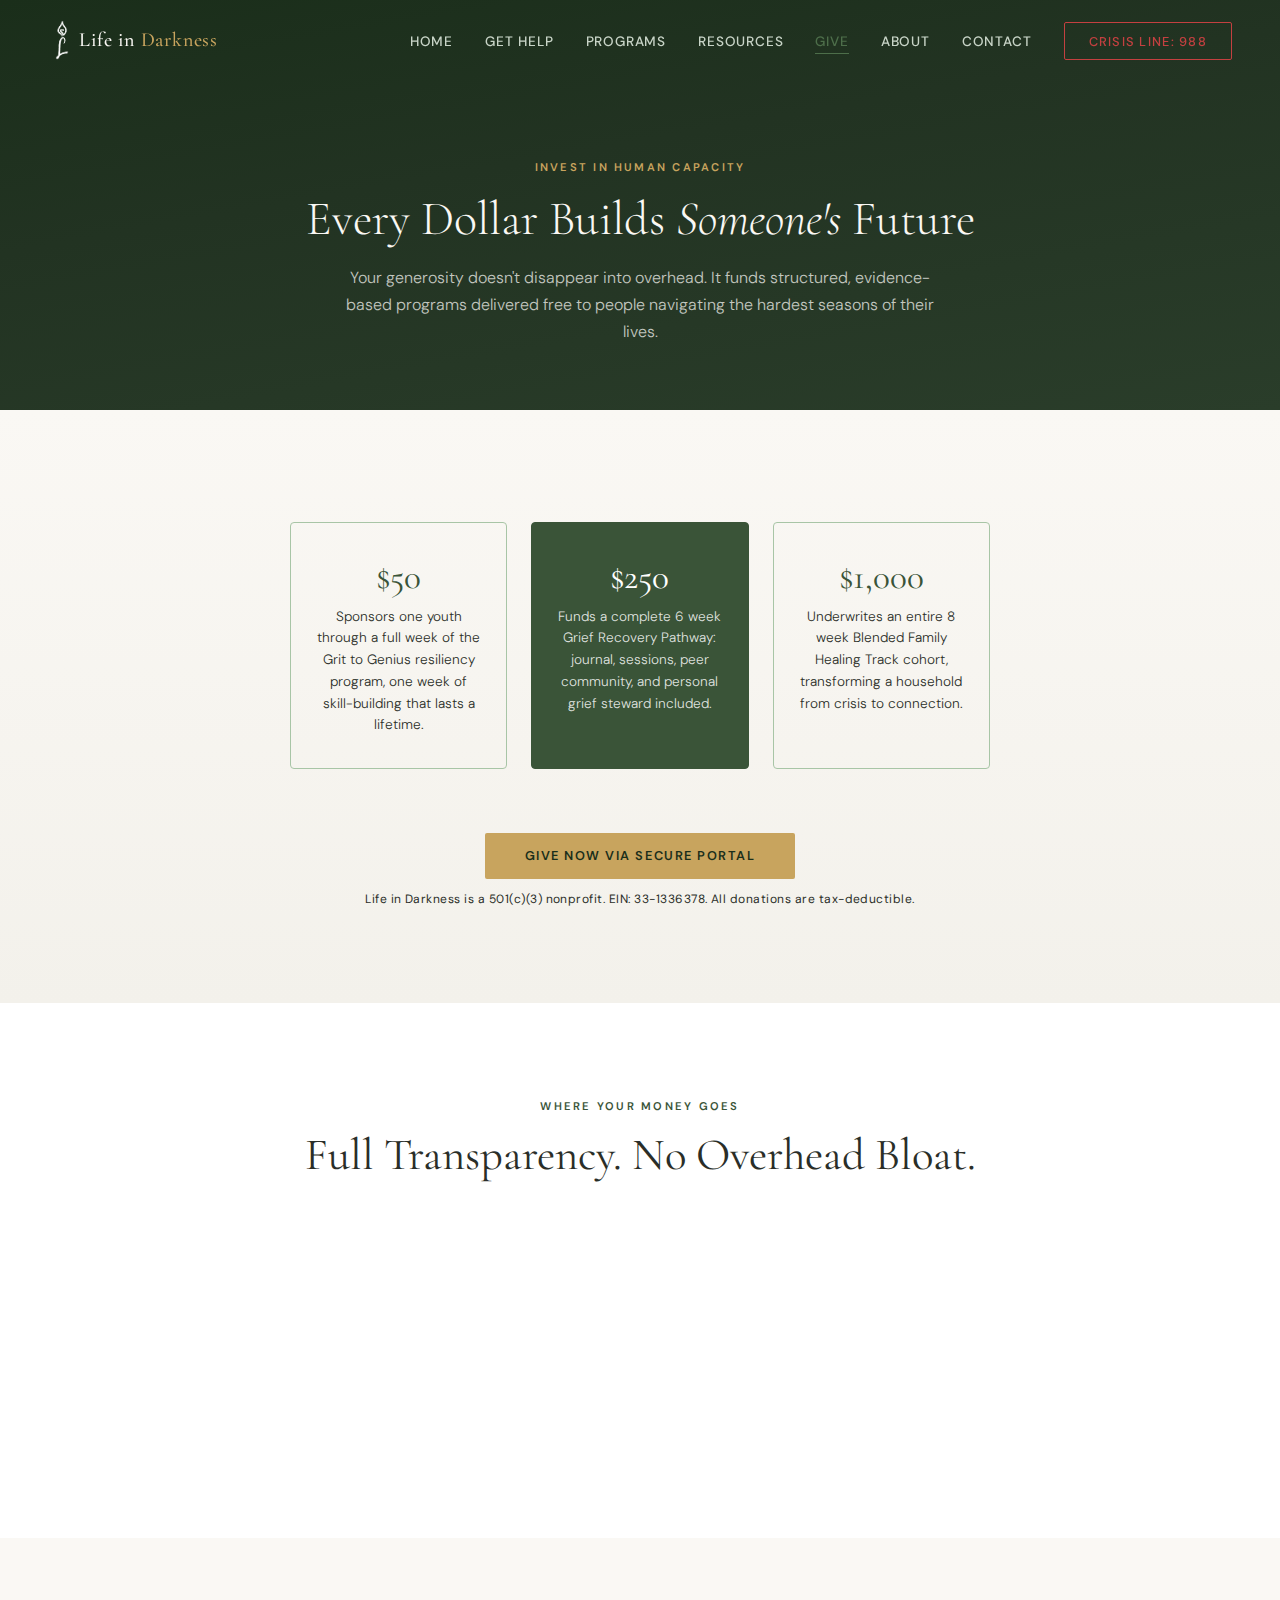
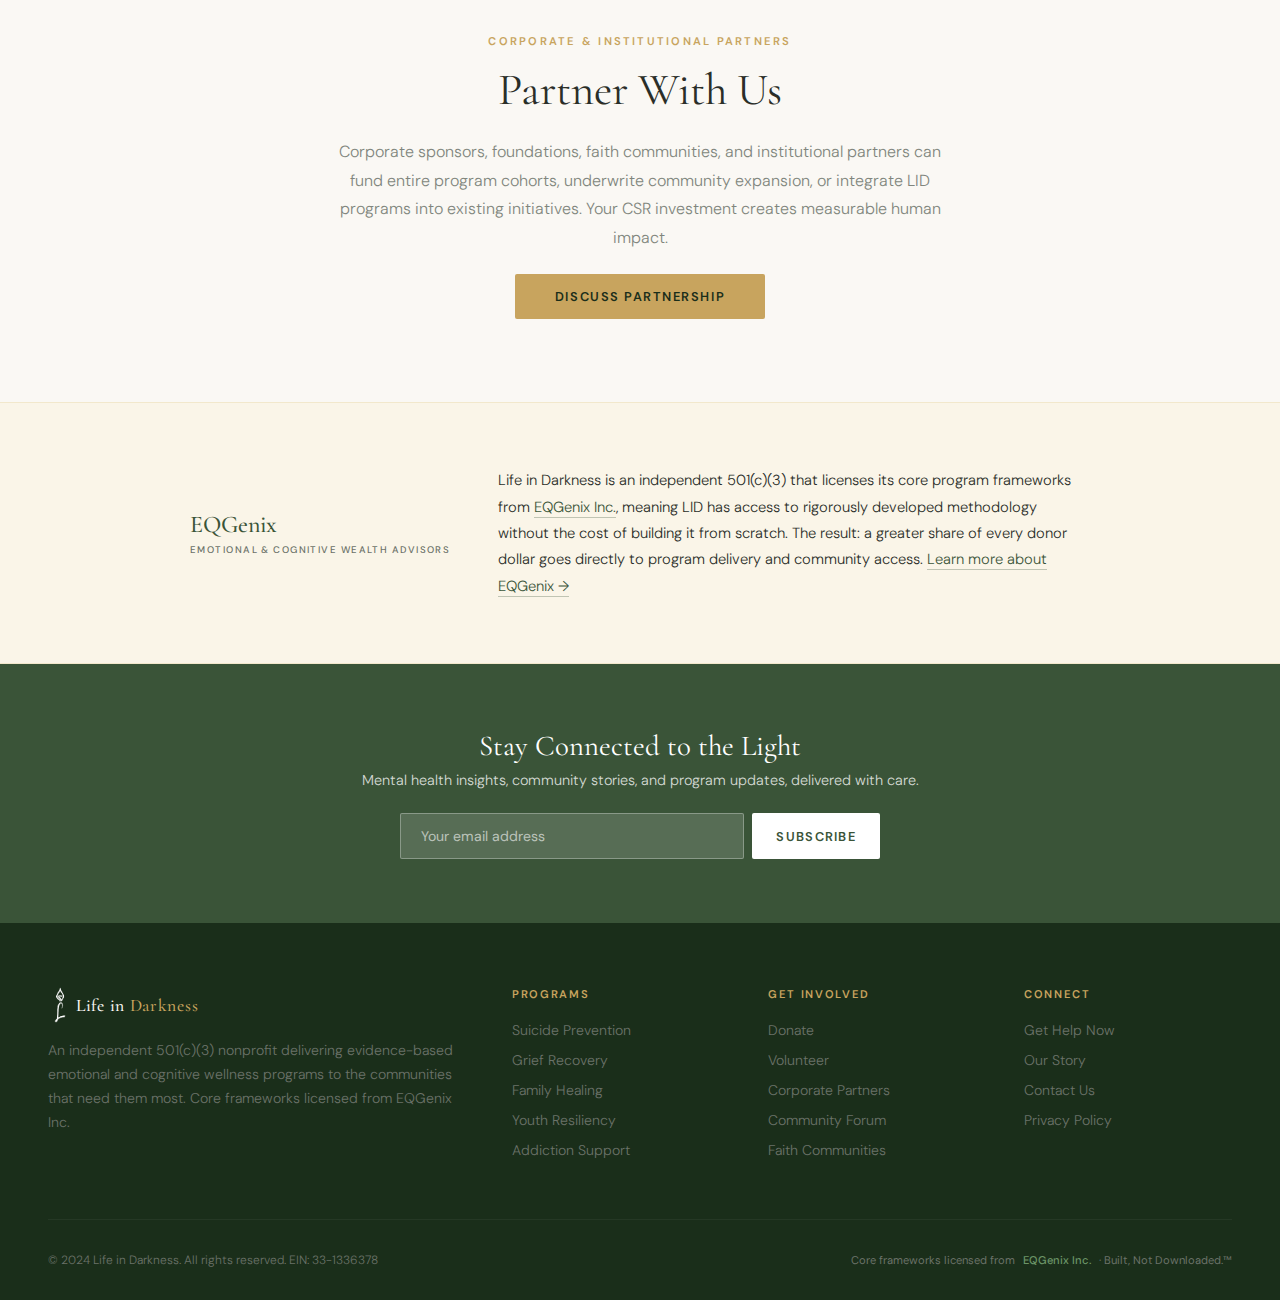
<file: donate.html>
<!DOCTYPE html>
<html lang="en">
<head>
  <meta charset="UTF-8">
  <meta name="viewport" content="width=device-width, initial-scale=1.0">
  <meta name="description" content="Your generosity funds structured, evidence-based programs delivered free to people navigating the hardest seasons of their lives.">
  <title>Give | Life in Darkness</title>
  <link rel="preconnect" href="https://fonts.googleapis.com">
  <link rel="preconnect" href="https://fonts.gstatic.com" crossorigin>
  <link href="https://fonts.googleapis.com/css2?family=Cormorant+Garamond:ital,wght@0,300;0,400;0,500;0,600;0,700;1,300;1,400&family=DM+Sans:ital,wght@0,300;0,400;0,500;0,600;0,700;1,400&display=swap" rel="stylesheet">
  <link rel="stylesheet" href="assets/css/style.css">
</head>
<body>
<nav class="nav" id="mainNav">
  <a href="index.html" class="nav-logo">
    <div class="nav-logo-icon"><img src="assets/images/logo.png" alt="Life in Darkness" class="nav-logo-img"></div>
    <div class="nav-logo-text">Life in <span>Darkness</span></div>
  </a>
  <ul class="nav-links">
    <li><a href="index.html">Home</a></li>
    <li><a href="help.html">Get Help</a></li>
    <li><a href="programs.html">Programs</a></li>
    <li><a href="resources.html">Resources</a></li>
    <li><a href="donate.html" class="active">Give</a></li>
    <li><a href="about.html">About</a></li>
    <li><a href="contact.html">Contact</a></li>
    <li><a href="tel:988" class="nav-cta">Crisis Line: 988</a></li>
  </ul>
  <button class="mobile-toggle" id="mobileToggle" aria-label="Toggle menu">
    <span></span><span></span><span></span>
  </button>
</nav>

<main>
  <section class="page-hero">
    <div class="section-label">Invest in Human Capacity</div>
    <h1>Every Dollar Builds <em>Someone's</em> Future</h1>
    <p>Your generosity doesn't disappear into overhead. It funds structured, evidence-based programs delivered free to people navigating the hardest seasons of their lives.</p>
  </section>

  <section class="donate-section" style="padding-top: 4rem;">
    <div class="donate-inner">
      <div class="donate-tiers">
        <a href="https://secure.qgiv.com/for/lifeindarkness" class="donate-tier" target="_blank" rel="noopener">
          <div class="donate-amount">$50</div>
          <div class="donate-impact">Sponsors one youth through a full week of the Grit to Genius resiliency program, one week of skill-building that lasts a lifetime.</div>
        </a>
        <a href="https://secure.qgiv.com/for/lifeindarkness" class="donate-tier featured" target="_blank" rel="noopener">
          <div class="donate-amount">$250</div>
          <div class="donate-impact">Funds a complete 6 week Grief Recovery Pathway: journal, sessions, peer community, and personal grief steward included.</div>
        </a>
        <a href="https://secure.qgiv.com/for/lifeindarkness" class="donate-tier" target="_blank" rel="noopener">
          <div class="donate-amount">$1,000</div>
          <div class="donate-impact">Underwrites an entire 8 week Blended Family Healing Track cohort, transforming a household from crisis to connection.</div>
        </a>
      </div>
      <a href="https://secure.qgiv.com/for/lifeindarkness" class="btn-primary" target="_blank" rel="noopener" style="display: inline-block; margin-top: 1rem;">Give Now via Secure Portal</a>
      <p style="margin-top: 0.75rem; font-size: 0.75rem; color: var(--text-dark); letter-spacing: 0.04em;">Life in Darkness is a 501(c)(3) nonprofit. EIN: 33-1336378. All donations are tax-deductible.</p>
    </div>
  </section>

  <!-- TRANSPARENCY -->
  <section class="section section-warm">
    <div class="container" style="text-align:center;">
      <div class="section-label" style="text-align: center;">Where Your Money Goes</div>
      <div class="section-title" style="text-align: center;">Full Transparency. No Overhead Bloat.</div>
      <div class="transparency-grid">
        <div class="transparency-card">
          <div class="transparency-pct">78%</div>
          <h4>Direct Program Delivery</h4>
          <p>Facilitators, materials, sessions, community support, and participant tools.</p>
        </div>
        <div class="transparency-card">
          <div class="transparency-pct">14%</div>
          <h4>Program Development</h4>
          <p>Curriculum refinement, new pathway creation, and outcome measurement.</p>
        </div>
        <div class="transparency-card">
          <div class="transparency-pct">8%</div>
          <h4>Operations &amp; Administration</h4>
          <p>Platform, technology, and the infrastructure that keeps everything running.</p>
        </div>
      </div>
    </div>
  </section>

  <!-- CORPORATE PARTNERS -->
  <section class="section section-dark" style="text-align: center;">
    <div class="container" style="max-width: 700px;">
      <div class="section-label">Corporate &amp; Institutional Partners</div>
      <div class="section-title">Partner With Us</div>
      <p class="section-desc" style="color: var(--text-mid); margin: 0 auto 2rem; text-align: center;">Corporate sponsors, foundations, faith communities, and institutional partners can fund entire program cohorts, underwrite community expansion, or integrate LID programs into existing initiatives. Your CSR investment creates measurable human impact.</p>
      <a href="mailto:Contact@lifeindarkness.org" class="btn-primary">Discuss Partnership</a>
    </div>
  </section>

  <section class="eqgenix-bridge">
    <div class="bridge-inner">
      <div>
        <div class="bridge-logo">EQGenix</div>
        <div class="bridge-logo-sub">Emotional &amp; Cognitive Wealth Advisors</div>
      </div>
      <div class="bridge-text">
        <p>Life in Darkness is an independent 501(c)(3) that licenses its core program frameworks from <a href="https://www.eqgenix.com" target="_blank" rel="noopener">EQGenix Inc.</a>, meaning LID has access to rigorously developed methodology without the cost of building it from scratch. The result: a greater share of every donor dollar goes directly to program delivery and community access. <a href="https://www.eqgenix.com" target="_blank" rel="noopener">Learn more about EQGenix &rarr;</a></p>
      </div>
    </div>
  </section>

  <section class="newsletter">
    <h3>Stay Connected to the Light</h3>
    <p>Mental health insights, community stories, and program updates, delivered with care.</p>
    <form name="newsletter" method="POST" data-netlify="true" class="newsletter-form"><input type="hidden" name="form-name" value="newsletter">
      <input type="email" name="email" placeholder="Your email address" aria-label="Email address" required>
      <button type="submit">Subscribe</button>
    </form>
  </section>

</main>

<footer class="footer">
  <div class="footer-grid">
    <div class="footer-brand">
      <div style="display: flex; align-items: center; gap: 0.35rem;">
        <div class="nav-logo-icon" style="width: 24px; height: 36px;"><img src="assets/images/logo.png" alt="Life in Darkness" class="nav-logo-img"></div>
        <div class="nav-logo-text" style="font-size: 1.1rem;">Life in <span>Darkness</span></div>
      </div>
      <p>An independent 501(c)(3) nonprofit delivering evidence-based emotional and cognitive wellness programs to the communities that need them most. Core frameworks licensed from EQGenix Inc.</p>
    </div>
    <div class="footer-col">
      <h4>Programs</h4>
      <a href="programs.html#suicide-prevention">Suicide Prevention</a>
      <a href="programs.html#grief-recovery">Grief Recovery</a>
      <a href="programs.html#family-healing">Family Healing</a>
      <a href="programs.html#youth-resiliency">Youth Resiliency</a>
      <a href="programs.html#addiction-support">Addiction Support</a>
    </div>
    <div class="footer-col">
      <h4>Get Involved</h4>
      <a href="donate.html">Donate</a>
      <a href="volunteer.html">Volunteer</a>
      <a href="partners.html">Corporate Partners</a>
      <a href="resources.html#community">Community Forum</a>
      <a href="faith.html">Faith Communities</a>
    </div>
    <div class="footer-col">
      <h4>Connect</h4>
      <a href="help.html">Get Help Now</a>
      <a href="about.html">Our Story</a>
      <a href="contact.html">Contact Us</a>
      <a href="privacy.html">Privacy Policy</a>
    </div>
  </div>
  <div class="footer-bottom">
    <p>&copy; 2024 Life in Darkness. All rights reserved. EIN: 33-1336378</p>
    <div class="footer-powered">
      Core frameworks licensed from <a href="https://www.eqgenix.com" target="_blank" rel="noopener">EQGenix Inc.</a> &middot; Built, Not Downloaded.&trade;
    </div>
  </div>
</footer>

<script src="assets/js/main.js"></script>
</body>
</html>
</file>
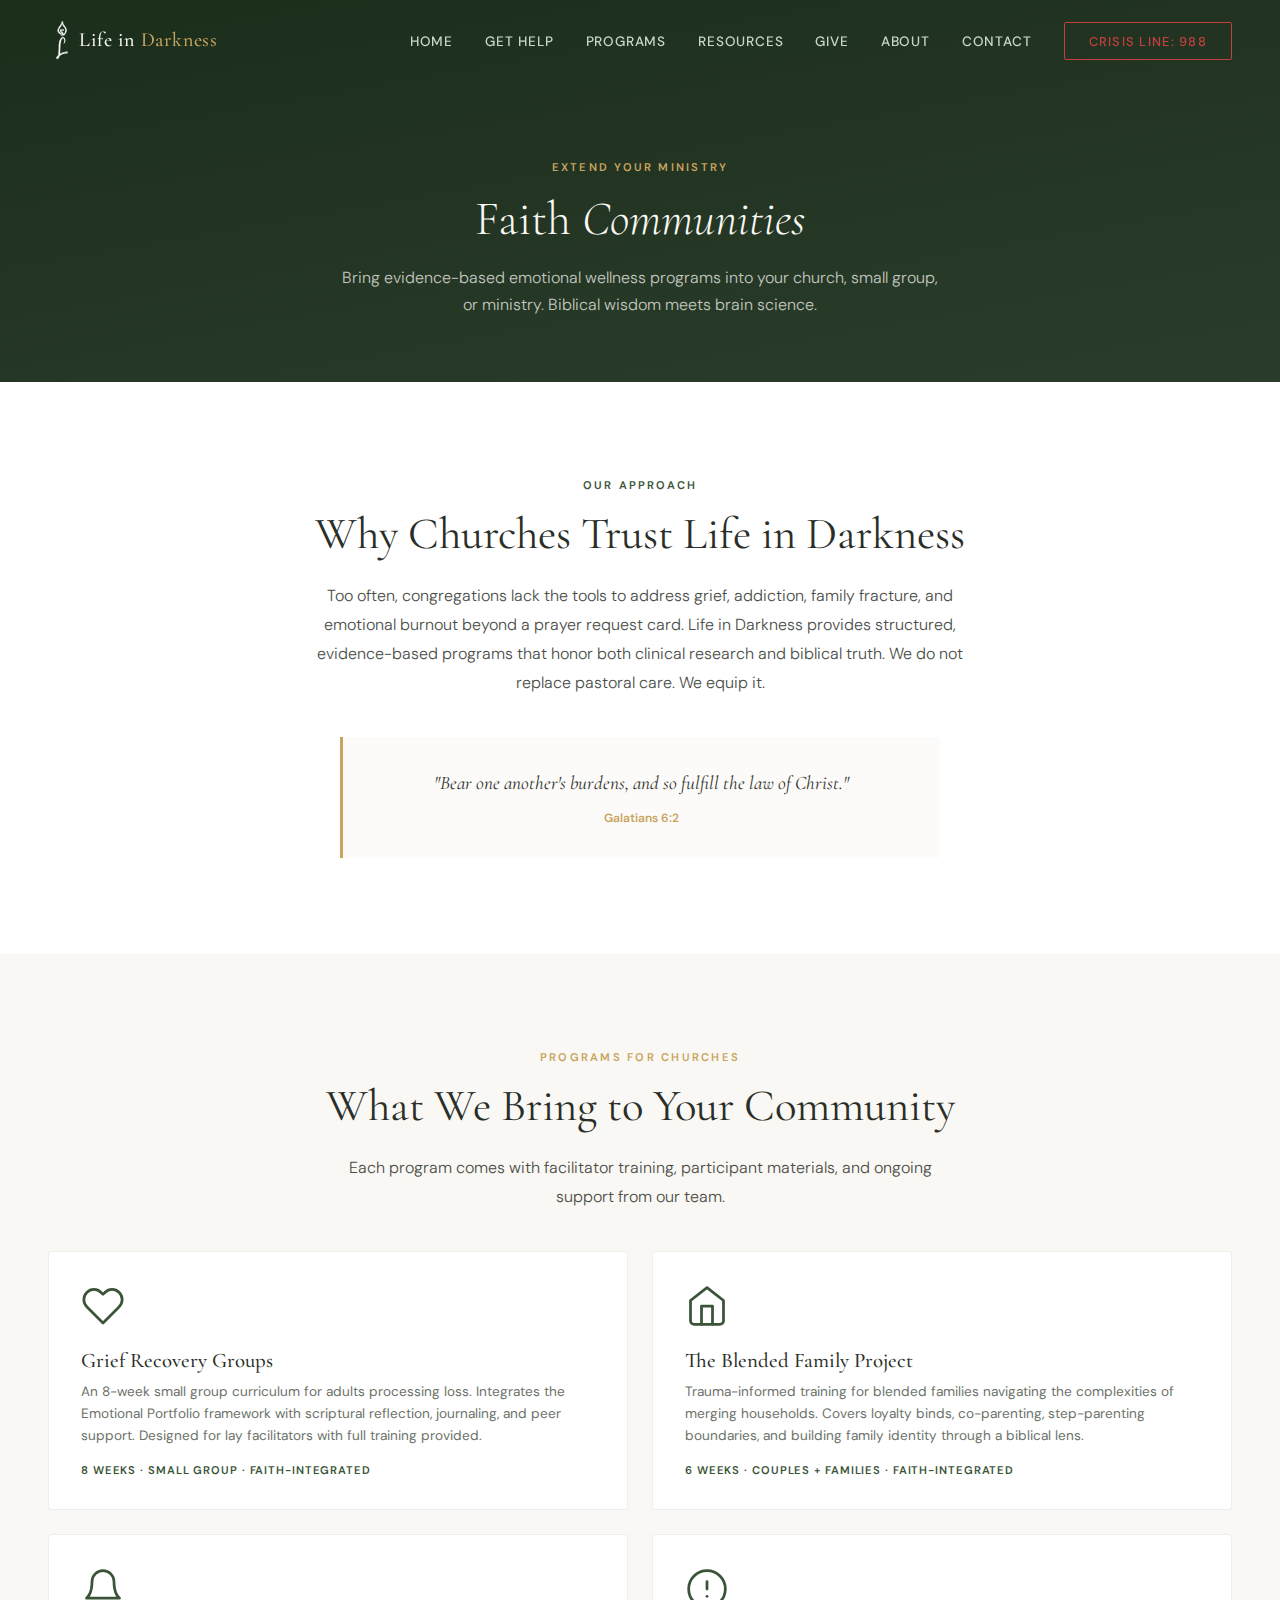
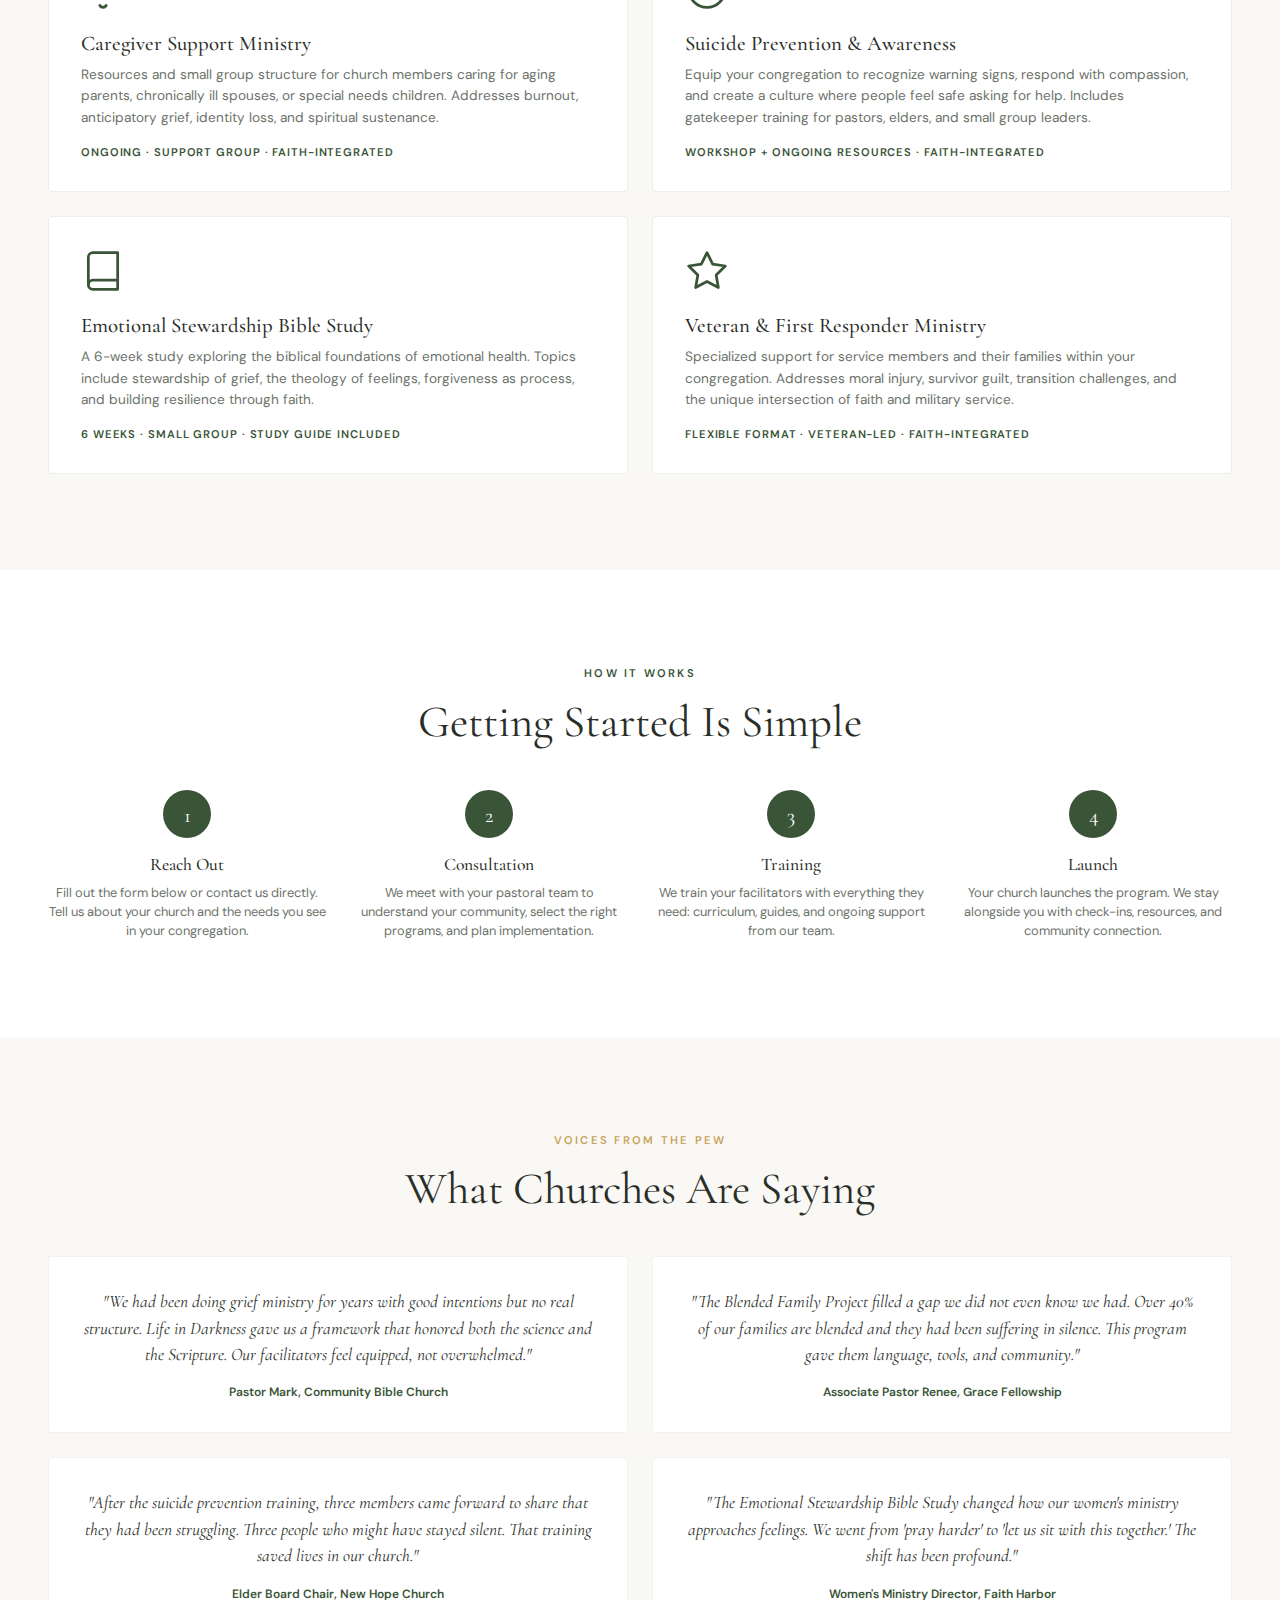
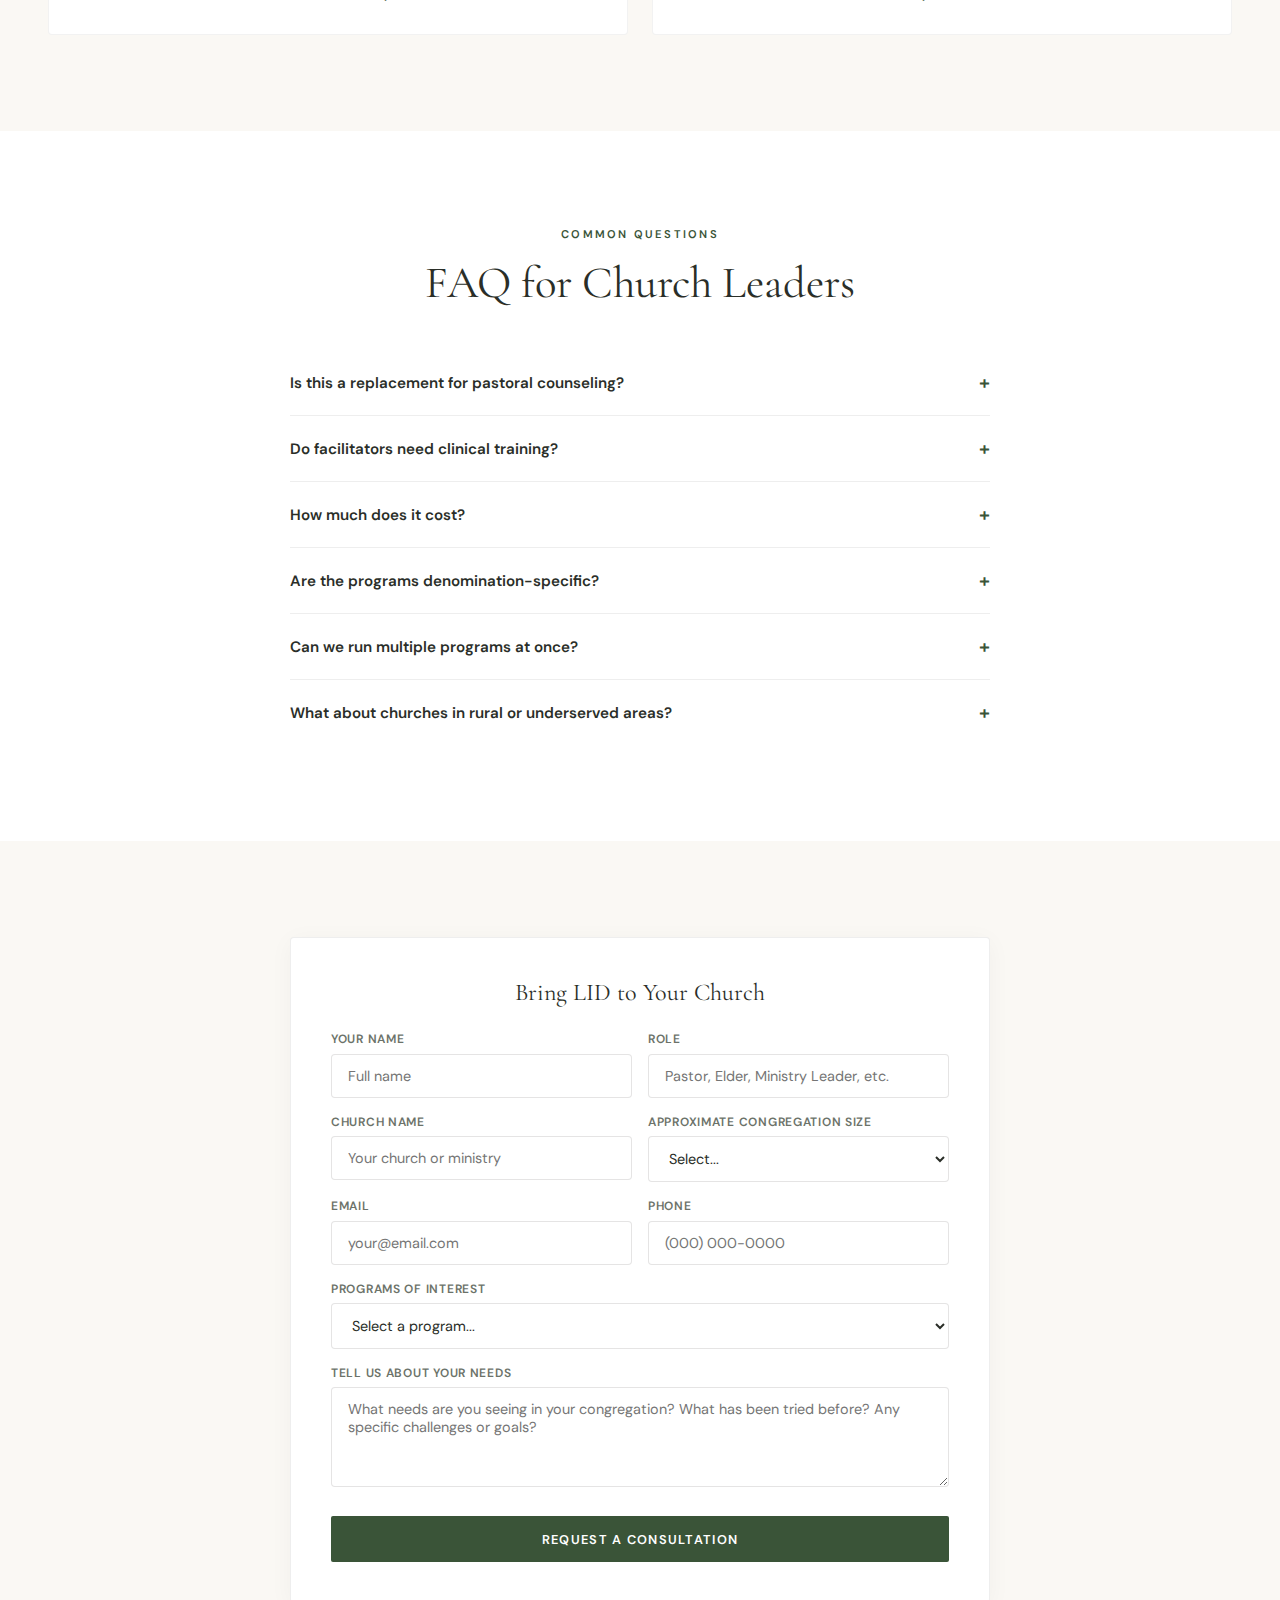
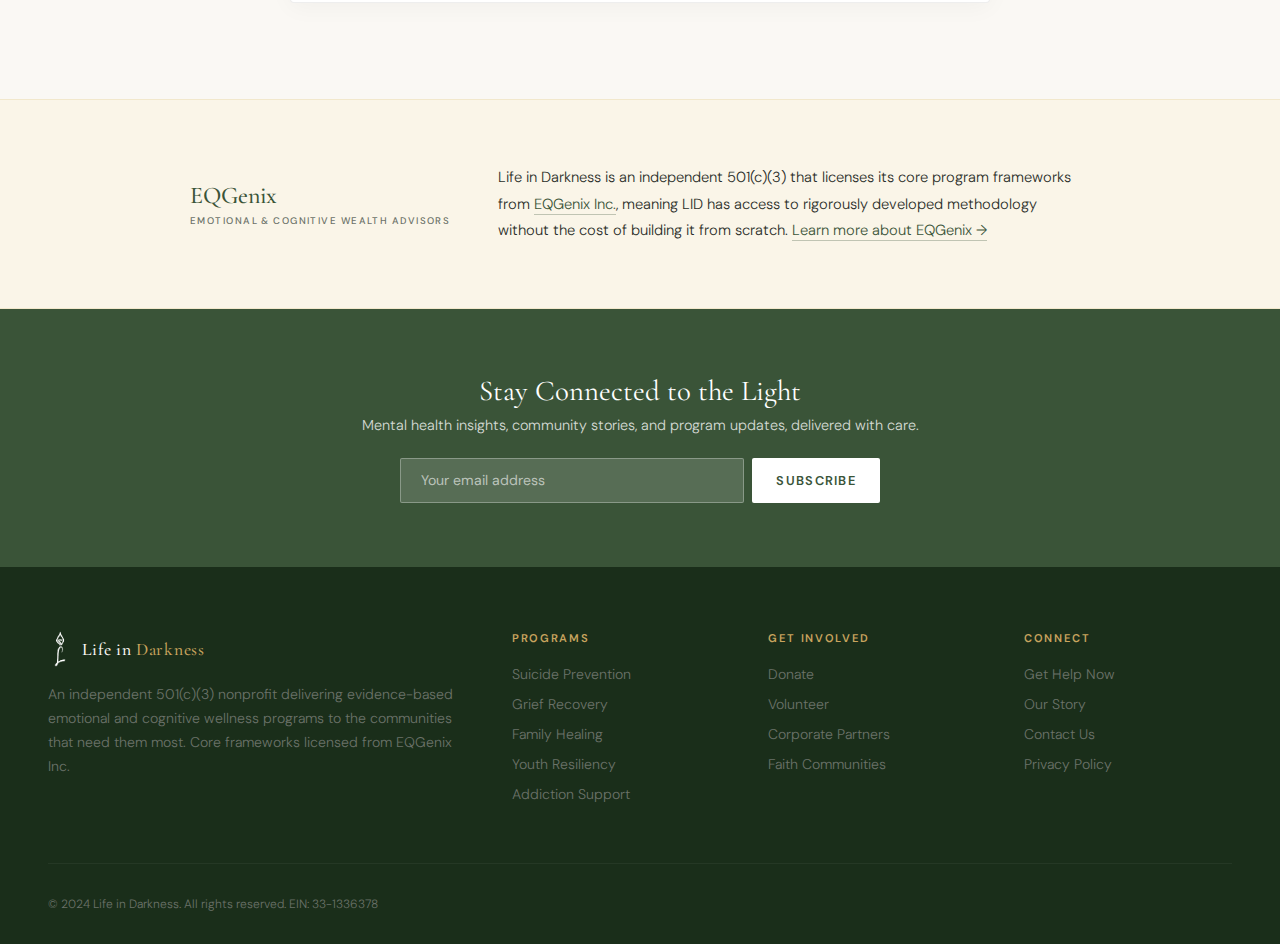
<file: faith.html>
<!DOCTYPE html>
<html lang="en">
<head>
  <meta charset="UTF-8">
  <meta name="viewport" content="width=device-width, initial-scale=1.0">
  <meta name="description" content="Bring Life in Darkness programs to your church or faith community. Evidence-based emotional wellness resources that integrate biblical wisdom.">
  <title>Faith Communities | Life in Darkness</title>
  <link rel="preconnect" href="https://fonts.googleapis.com">
  <link rel="preconnect" href="https://fonts.gstatic.com" crossorigin>
  <link href="https://fonts.googleapis.com/css2?family=Cormorant+Garamond:ital,wght@0,300;0,400;0,500;0,600;0,700;1,300;1,400&family=DM+Sans:ital,wght@0,300;0,400;0,500;0,600;0,700;1,400&display=swap" rel="stylesheet">
  <link rel="stylesheet" href="assets/css/style.css">
  <style>
.fc-programs{display:grid;grid-template-columns:repeat(2,1fr);gap:1.5rem;margin-top:2.5rem}
.fc-card{background:var(--white);border:1px solid rgba(42,37,32,.08);border-radius:4px;padding:2rem;transition:all .3s}
.fc-card:hover{transform:translateY(-3px);box-shadow:0 8px 30px rgba(0,0,0,.06)}
.fc-card-icon{width:44px;height:44px;margin-bottom:1.25rem}
.fc-card-icon svg{width:100%;height:100%;fill:none;stroke:var(--lid-green);stroke-width:1.5;stroke-linecap:round;stroke-linejoin:round}
.fc-card h3{font-family:'Cormorant Garamond',serif;font-size:1.3rem;font-weight:500;color:var(--text-dark);margin-bottom:.5rem}
.fc-card p{font-size:.85rem;line-height:1.6;color:var(--text-mid)}
.fc-card .fc-detail{margin-top:1rem;font-size:.7rem;font-weight:600;letter-spacing:.08em;text-transform:uppercase;color:var(--lid-green)}
.fc-steps{display:grid;grid-template-columns:repeat(4,1fr);gap:1.5rem;margin-top:2.5rem;text-align:center}
.fc-step{position:relative}
.fc-step-num{width:48px;height:48px;border-radius:50%;background:var(--lid-green);color:var(--white);font-family:'Cormorant Garamond',serif;font-size:1.3rem;font-weight:400;display:flex;align-items:center;justify-content:center;margin:0 auto 1rem;line-height:1;padding-top:4px}
.fc-step h4{font-family:'Cormorant Garamond',serif;font-size:1.1rem;font-weight:500;color:var(--text-dark);margin-bottom:.5rem}
.fc-step p{font-size:.8rem;line-height:1.5;color:var(--text-mid)}
.fc-testimonials{display:grid;grid-template-columns:repeat(2,1fr);gap:1.5rem;margin-top:2.5rem}
.fc-testimonial{background:var(--white);border:1px solid rgba(42,37,32,.06);border-radius:4px;padding:2rem}
.fc-testimonial blockquote{font-family:'Cormorant Garamond',serif;font-size:1.1rem;font-style:italic;color:var(--text-dark);line-height:1.5;margin:0}
.fc-testimonial cite{display:block;margin-top:1rem;font-family:'DM Sans',sans-serif;font-size:.75rem;font-style:normal;font-weight:600;color:var(--lid-green)}
.fc-faq{max-width:700px;margin:2.5rem auto 0}
.fc-faq-item{border-bottom:1px solid rgba(42,37,32,.08);padding:1.25rem 0}
.fc-faq-item:last-child{border-bottom:none}
.fc-faq-q{font-family:'DM Sans',sans-serif;font-size:.95rem;font-weight:600;color:var(--text-dark);cursor:pointer;display:flex;justify-content:space-between;align-items:center}
.fc-faq-q::after{content:'+';font-size:1.2rem;color:var(--lid-green);transition:transform .3s}
.fc-faq-item.open .fc-faq-q::after{transform:rotate(45deg)}
.fc-faq-a{max-height:0;overflow:hidden;transition:max-height .3s ease;font-size:.85rem;line-height:1.6;color:var(--text-mid)}
.fc-faq-item.open .fc-faq-a{max-height:200px;padding-top:.75rem}
.fc-form{max-width:700px;margin:0 auto;background:var(--white);border:1px solid rgba(42,37,32,.08);border-radius:4px;padding:2.5rem;box-shadow:0 4px 24px rgba(0,0,0,.04)}
.fc-form h3{font-family:'Cormorant Garamond',serif;font-size:1.5rem;font-weight:400;color:var(--text-dark);margin-bottom:1.5rem;text-align:center}
.fc-form .form-row{display:grid;grid-template-columns:1fr 1fr;gap:1rem;margin-bottom:1rem}
.fc-form input,.fc-form textarea,.fc-form select{width:100%;padding:.75rem 1rem;font-family:'DM Sans',sans-serif;font-size:.9rem;border:1px solid rgba(42,37,32,.12);border-radius:4px;background:var(--white);color:var(--text-dark);outline:none;transition:border-color .3s;box-sizing:border-box}
.fc-form input:focus,.fc-form textarea:focus,.fc-form select:focus{border-color:var(--lid-green)}
.fc-form textarea{min-height:100px;resize:vertical}
.fc-form label{display:block;font-size:.75rem;font-weight:600;letter-spacing:.06em;text-transform:uppercase;color:var(--text-mid);margin-bottom:.4rem}
.fc-form .form-full{margin-bottom:1rem}
.fc-form button{display:block;width:100%;padding:.9rem;margin-top:1.5rem;background:var(--lid-green);color:var(--white);border:none;border-radius:2px;font-family:'DM Sans',sans-serif;font-size:.8rem;font-weight:600;letter-spacing:.1em;text-transform:uppercase;cursor:pointer;transition:background .3s}
.fc-form button:hover{background:var(--lid-green-light)}
.fc-scripture{max-width:600px;margin:2.5rem auto 0;text-align:center;padding:2rem;border-left:3px solid var(--warm-gold);background:rgba(200,164,94,.04);border-radius:0 4px 4px 0}
.fc-scripture p{font-family:'Cormorant Garamond',serif;font-size:1.2rem;font-style:italic;color:var(--text-dark);line-height:1.5}
.fc-scripture cite{display:block;margin-top:.75rem;font-family:'DM Sans',sans-serif;font-size:.75rem;font-style:normal;font-weight:600;color:var(--warm-gold)}
@media(max-width:768px){.fc-programs,.fc-testimonials{grid-template-columns:1fr}.fc-steps{grid-template-columns:1fr}.fc-form .form-row{grid-template-columns:1fr}}
  </style>
</head>
<body>
<nav class="nav" id="mainNav">
  <a href="index.html" class="nav-logo">
    <div class="nav-logo-icon"><img src="assets/images/logo.png" alt="Life in Darkness" class="nav-logo-img"></div>
    <div class="nav-logo-text">Life in <span>Darkness</span></div>
  </a>
  <ul class="nav-links">
    <li><a href="index.html">Home</a></li>
    <li><a href="help.html">Get Help</a></li>
    <li><a href="programs.html">Programs</a></li>
    <li><a href="resources.html">Resources</a></li>
    <li><a href="donate.html">Give</a></li>
    <li><a href="about.html">About</a></li>
    <li><a href="contact.html">Contact</a></li>
    <li><a href="tel:988" class="nav-cta">Crisis Line: 988</a></li>
  </ul>
  <button class="mobile-toggle" id="mobileToggle" aria-label="Toggle menu"><span></span><span></span><span></span></button>
</nav>

<main>
  <section class="page-hero">
    <div class="section-label">Extend Your Ministry</div>
    <h1>Faith <em>Communities</em></h1>
    <p>Bring evidence-based emotional wellness programs into your church, small group, or ministry. Biblical wisdom meets brain science.</p>
  </section>

  <section class="section section-warm">
    <div class="container" style="text-align:center;">
      <div class="section-label">Our Approach</div>
      <div class="section-title">Why Churches Trust Life in Darkness</div>
      <p class="section-desc" style="max-width:700px;margin-left:auto;margin-right:auto;">Too often, congregations lack the tools to address grief, addiction, family fracture, and emotional burnout beyond a prayer request card. Life in Darkness provides structured, evidence-based programs that honor both clinical research and biblical truth. We do not replace pastoral care. We equip it.</p>
      <div class="fc-scripture">
        <p>"Bear one another's burdens, and so fulfill the law of Christ."</p>
        <cite>Galatians 6:2</cite>
      </div>
    </div>
  </section>

  <section class="section section-dark">
    <div class="container" style="text-align:center;">
      <div class="section-label">Programs for Churches</div>
      <div class="section-title">What We Bring to Your Community</div>
      <p class="section-desc" style="max-width:600px;margin-left:auto;margin-right:auto;">Each program comes with facilitator training, participant materials, and ongoing support from our team.</p>
      <div class="fc-programs" style="text-align:left;">
        <div class="fc-card">
          <div class="fc-card-icon"><svg viewBox="0 0 24 24"><path d="M20.84 4.61a5.5 5.5 0 0 0-7.78 0L12 5.67l-1.06-1.06a5.5 5.5 0 0 0-7.78 7.78l1.06 1.06L12 21.23l7.78-7.78 1.06-1.06a5.5 5.5 0 0 0 0-7.78z"/></svg></div>
          <h3>Grief Recovery Groups</h3>
          <p>An 8-week small group curriculum for adults processing loss. Integrates the Emotional Portfolio framework with scriptural reflection, journaling, and peer support. Designed for lay facilitators with full training provided.</p>
          <div class="fc-detail">8 weeks &middot; small group &middot; faith-integrated</div>
        </div>
        <div class="fc-card">
          <div class="fc-card-icon"><svg viewBox="0 0 24 24"><path d="M3 9l9-7 9 7v11a2 2 0 0 1-2 2H5a2 2 0 0 1-2-2z"/><polyline points="9 22 9 12 15 12 15 22"/></svg></div>
          <h3>The Blended Family Project</h3>
          <p>Trauma-informed training for blended families navigating the complexities of merging households. Covers loyalty binds, co-parenting, step-parenting boundaries, and building family identity through a biblical lens.</p>
          <div class="fc-detail">6 weeks &middot; couples + families &middot; faith-integrated</div>
        </div>
        <div class="fc-card">
          <div class="fc-card-icon"><svg viewBox="0 0 24 24"><path d="M18 8A6 6 0 0 0 6 8c0 7-3 9-3 9h18s-3-2-3-9"/><path d="M13.73 21a2 2 0 0 1-3.46 0"/></svg></div>
          <h3>Caregiver Support Ministry</h3>
          <p>Resources and small group structure for church members caring for aging parents, chronically ill spouses, or special needs children. Addresses burnout, anticipatory grief, identity loss, and spiritual sustenance.</p>
          <div class="fc-detail">Ongoing &middot; support group &middot; faith-integrated</div>
        </div>
        <div class="fc-card">
          <div class="fc-card-icon"><svg viewBox="0 0 24 24"><circle cx="12" cy="12" r="10"/><line x1="12" y1="8" x2="12" y2="12"/><line x1="12" y1="16" x2="12.01" y2="16"/></svg></div>
          <h3>Suicide Prevention &amp; Awareness</h3>
          <p>Equip your congregation to recognize warning signs, respond with compassion, and create a culture where people feel safe asking for help. Includes gatekeeper training for pastors, elders, and small group leaders.</p>
          <div class="fc-detail">Workshop + ongoing resources &middot; faith-integrated</div>
        </div>
        <div class="fc-card">
          <div class="fc-card-icon"><svg viewBox="0 0 24 24"><path d="M4 19.5A2.5 2.5 0 0 1 6.5 17H20"/><path d="M6.5 2H20v20H6.5A2.5 2.5 0 0 1 4 19.5v-15A2.5 2.5 0 0 1 6.5 2z"/></svg></div>
          <h3>Emotional Stewardship Bible Study</h3>
          <p>A 6-week study exploring the biblical foundations of emotional health. Topics include stewardship of grief, the theology of feelings, forgiveness as process, and building resilience through faith.</p>
          <div class="fc-detail">6 weeks &middot; small group &middot; study guide included</div>
        </div>
        <div class="fc-card">
          <div class="fc-card-icon"><svg viewBox="0 0 24 24"><polygon points="12 2 15.09 8.26 22 9.27 17 14.14 18.18 21.02 12 17.77 5.82 21.02 7 14.14 2 9.27 8.91 8.26 12 2"/></svg></div>
          <h3>Veteran &amp; First Responder Ministry</h3>
          <p>Specialized support for service members and their families within your congregation. Addresses moral injury, survivor guilt, transition challenges, and the unique intersection of faith and military service.</p>
          <div class="fc-detail">Flexible format &middot; veteran-led &middot; faith-integrated</div>
        </div>
      </div>
    </div>
  </section>

  <section class="section section-warm">
    <div class="container" style="text-align:center;">
      <div class="section-label">How It Works</div>
      <div class="section-title">Getting Started Is Simple</div>
      <div class="fc-steps">
        <div class="fc-step">
          <div class="fc-step-num">1</div>
          <h4>Reach Out</h4>
          <p>Fill out the form below or contact us directly. Tell us about your church and the needs you see in your congregation.</p>
        </div>
        <div class="fc-step">
          <div class="fc-step-num">2</div>
          <h4>Consultation</h4>
          <p>We meet with your pastoral team to understand your community, select the right programs, and plan implementation.</p>
        </div>
        <div class="fc-step">
          <div class="fc-step-num">3</div>
          <h4>Training</h4>
          <p>We train your facilitators with everything they need: curriculum, guides, and ongoing support from our team.</p>
        </div>
        <div class="fc-step">
          <div class="fc-step-num">4</div>
          <h4>Launch</h4>
          <p>Your church launches the program. We stay alongside you with check-ins, resources, and community connection.</p>
        </div>
      </div>
    </div>
  </section>

  <section class="section section-dark">
    <div class="container" style="text-align:center;">
      <div class="section-label">Voices From the Pew</div>
      <div class="section-title">What Churches Are Saying</div>
      <div class="fc-testimonials">
        <div class="fc-testimonial">
          <blockquote>"We had been doing grief ministry for years with good intentions but no real structure. Life in Darkness gave us a framework that honored both the science and the Scripture. Our facilitators feel equipped, not overwhelmed."</blockquote>
          <cite>Pastor Mark, Community Bible Church</cite>
        </div>
        <div class="fc-testimonial">
          <blockquote>"The Blended Family Project filled a gap we did not even know we had. Over 40% of our families are blended and they had been suffering in silence. This program gave them language, tools, and community."</blockquote>
          <cite>Associate Pastor Renee, Grace Fellowship</cite>
        </div>
        <div class="fc-testimonial">
          <blockquote>"After the suicide prevention training, three members came forward to share that they had been struggling. Three people who might have stayed silent. That training saved lives in our church."</blockquote>
          <cite>Elder Board Chair, New Hope Church</cite>
        </div>
        <div class="fc-testimonial">
          <blockquote>"The Emotional Stewardship Bible Study changed how our women's ministry approaches feelings. We went from 'pray harder' to 'let us sit with this together.' The shift has been profound."</blockquote>
          <cite>Women's Ministry Director, Faith Harbor</cite>
        </div>
      </div>
    </div>
  </section>

  <section class="section section-warm">
    <div class="container" style="text-align:center;">
      <div class="section-label">Common Questions</div>
      <div class="section-title">FAQ for Church Leaders</div>
      <div class="fc-faq" style="text-align:left;">
        <div class="fc-faq-item">
          <div class="fc-faq-q" onclick="this.parentElement.classList.toggle('open')">Is this a replacement for pastoral counseling?</div>
          <div class="fc-faq-a">Not at all. Our programs are designed to complement pastoral care, not replace it. We provide structured group curriculum that equips lay leaders to facilitate healing conversations. For clinical needs, we always recommend professional referrals.</div>
        </div>
        <div class="fc-faq-item">
          <div class="fc-faq-q" onclick="this.parentElement.classList.toggle('open')">Do facilitators need clinical training?</div>
          <div class="fc-faq-a">No. Our programs are designed for lay facilitators with willing hearts. We provide comprehensive training that covers facilitation skills, boundary-setting, when to refer, and how to create a safe group environment. Most facilitators complete training in a single day.</div>
        </div>
        <div class="fc-faq-item">
          <div class="fc-faq-q" onclick="this.parentElement.classList.toggle('open')">How much does it cost?</div>
          <div class="fc-faq-a">We offer a sliding scale based on church size and resources. Our goal is to make these programs accessible to every congregation regardless of budget. Many churches cover costs through existing ministry budgets, small grants, or partnership with other local churches.</div>
        </div>
        <div class="fc-faq-item">
          <div class="fc-faq-q" onclick="this.parentElement.classList.toggle('open')">Are the programs denomination-specific?</div>
          <div class="fc-faq-a">No. Our faith-integrated content draws from broadly shared Christian Scripture and values. We have partnered with Baptist, Methodist, non-denominational, Pentecostal, Catholic, and AME congregations. The framework is adaptable to your theological context.</div>
        </div>
        <div class="fc-faq-item">
          <div class="fc-faq-q" onclick="this.parentElement.classList.toggle('open')">Can we run multiple programs at once?</div>
          <div class="fc-faq-a">Absolutely. Many of our partner churches run two or three programs simultaneously. For example, a grief recovery group and a caregiver support group can run in parallel, serving different needs within the same congregation.</div>
        </div>
        <div class="fc-faq-item">
          <div class="fc-faq-q" onclick="this.parentElement.classList.toggle('open')">What about churches in rural or underserved areas?</div>
          <div class="fc-faq-a">Those are exactly the communities we exist to serve. We offer virtual facilitator training, digital curriculum options, and reduced-cost partnerships for churches in under-resourced areas. Distance is not a barrier.</div>
        </div>
      </div>
    </div>
  </section>

  <section class="section section-dark">
    <div class="container">
      <div class="fc-form">
        <h3>Bring LID to Your Church</h3>
        <div class="form-row">
          <div><label>Your Name</label><input type="text" placeholder="Full name"></div>
          <div><label>Role</label><input type="text" placeholder="Pastor, Elder, Ministry Leader, etc."></div>
        </div>
        <div class="form-row">
          <div><label>Church Name</label><input type="text" placeholder="Your church or ministry"></div>
          <div><label>Approximate Congregation Size</label>
            <select>
              <option value="">Select...</option>
              <option>Under 100</option>
              <option>100 - 250</option>
              <option>250 - 500</option>
              <option>500 - 1,000</option>
              <option>1,000+</option>
            </select>
          </div>
        </div>
        <div class="form-row">
          <div><label>Email</label><input type="email" placeholder="your@email.com"></div>
          <div><label>Phone</label><input type="tel" placeholder="(000) 000-0000"></div>
        </div>
        <div class="form-full">
          <label>Programs of Interest</label>
          <select>
            <option value="">Select a program...</option>
            <option>Grief Recovery Groups</option>
            <option>The Blended Family Project</option>
            <option>Caregiver Support Ministry</option>
            <option>Suicide Prevention &amp; Awareness</option>
            <option>Emotional Stewardship Bible Study</option>
            <option>Veteran &amp; First Responder Ministry</option>
            <option>Multiple Programs / Not Sure Yet</option>
          </select>
        </div>
        <div class="form-full">
          <label>Tell Us About Your Needs</label>
          <textarea placeholder="What needs are you seeing in your congregation? What has been tried before? Any specific challenges or goals?"></textarea>
        </div>
        <button type="button">Request a Consultation</button>
      </div>
    </div>
  </section>

  <section class="eqgenix-bridge">
    <div class="bridge-inner">
      <div>
        <div class="bridge-logo">EQGenix</div>
        <div class="bridge-logo-sub">Emotional &amp; Cognitive Wealth Advisors</div>
      </div>
      <div class="bridge-text">
        <p>Life in Darkness is an independent 501(c)(3) that licenses its core program frameworks from <a href="https://www.eqgenix.com" target="_blank" rel="noopener">EQGenix Inc.</a>, meaning LID has access to rigorously developed methodology without the cost of building it from scratch. <a href="https://www.eqgenix.com" target="_blank" rel="noopener">Learn more about EQGenix &rarr;</a></p>
      </div>
    </div>
  </section>

  <section class="newsletter">
    <h3>Stay Connected to the Light</h3>
    <p>Mental health insights, community stories, and program updates, delivered with care.</p>
    <div class="newsletter-form">
      <input type="email" placeholder="Your email address" aria-label="Email address">
      <button type="button">Subscribe</button>
    </div>
  </section>
</main>

<footer class="footer"><div class="footer-grid"><div class="footer-brand"><div style="display:flex;align-items:center;gap:.75rem"><div class="nav-logo-icon" style="width:24px;height:36px"><img src="assets/images/logo.png" alt="Life in Darkness" class="nav-logo-img"></div><div class="nav-logo-text" style="font-size:1.1rem">Life in <span>Darkness</span></div></div><p>An independent 501(c)(3) nonprofit delivering evidence-based emotional and cognitive wellness programs to the communities that need them most. Core frameworks licensed from EQGenix Inc.</p></div><div class="footer-col"><h4>Programs</h4><a href="programs.html#suicide-prevention">Suicide Prevention</a><a href="programs.html#grief-recovery">Grief Recovery</a><a href="programs.html#family-healing">Family Healing</a><a href="programs.html#youth-resiliency">Youth Resiliency</a><a href="programs.html#addiction-support">Addiction Support</a></div><div class="footer-col"><h4>Get Involved</h4><a href="donate.html">Donate</a><a href="volunteer.html">Volunteer</a><a href="partners.html">Corporate Partners</a><a href="faith.html">Faith Communities</a></div><div class="footer-col"><h4>Connect</h4><a href="help.html">Get Help Now</a><a href="about.html">Our Story</a><a href="contact.html">Contact Us</a><a href="privacy.html">Privacy Policy</a></div></div><div class="footer-bottom"><p>&copy; 2024 Life in Darkness. All rights reserved. EIN: 33-1336378</p></div></footer>
<script src="assets/js/main.js"></script>
</body>
</html>
</file>
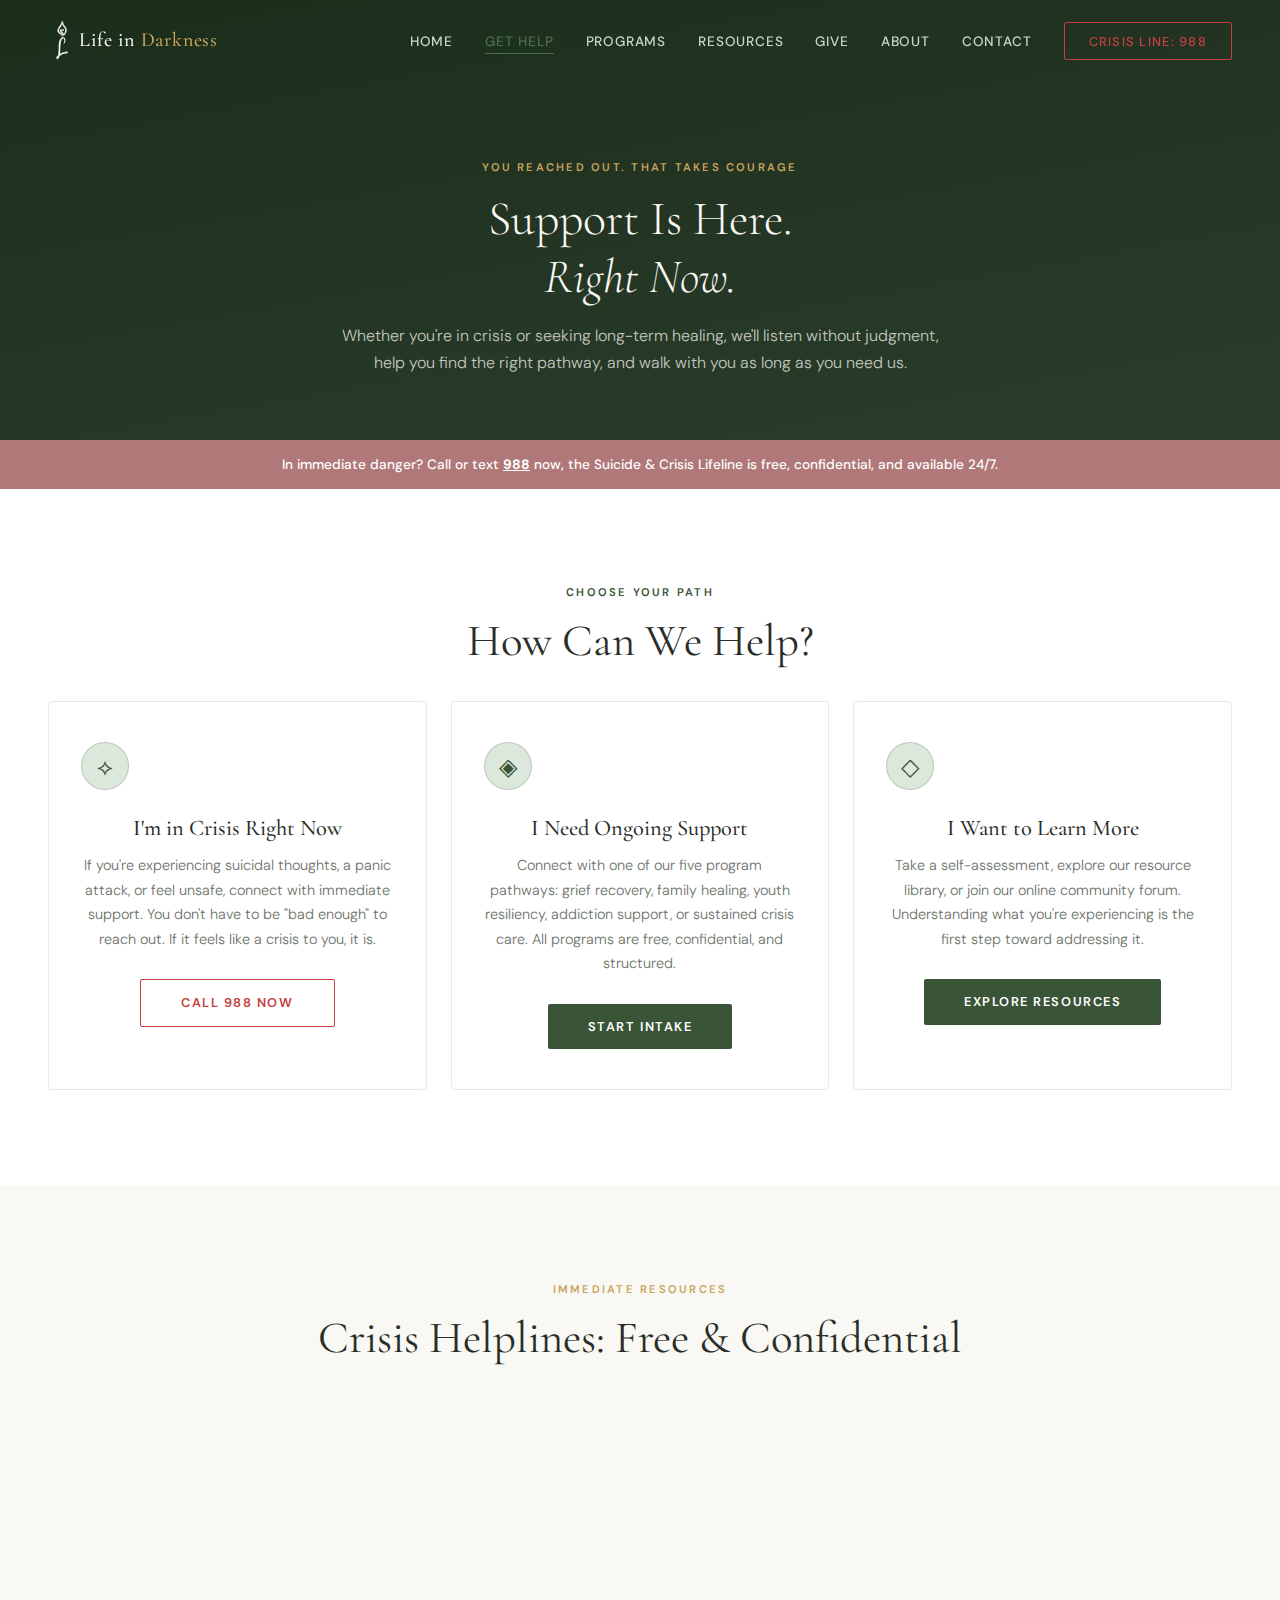
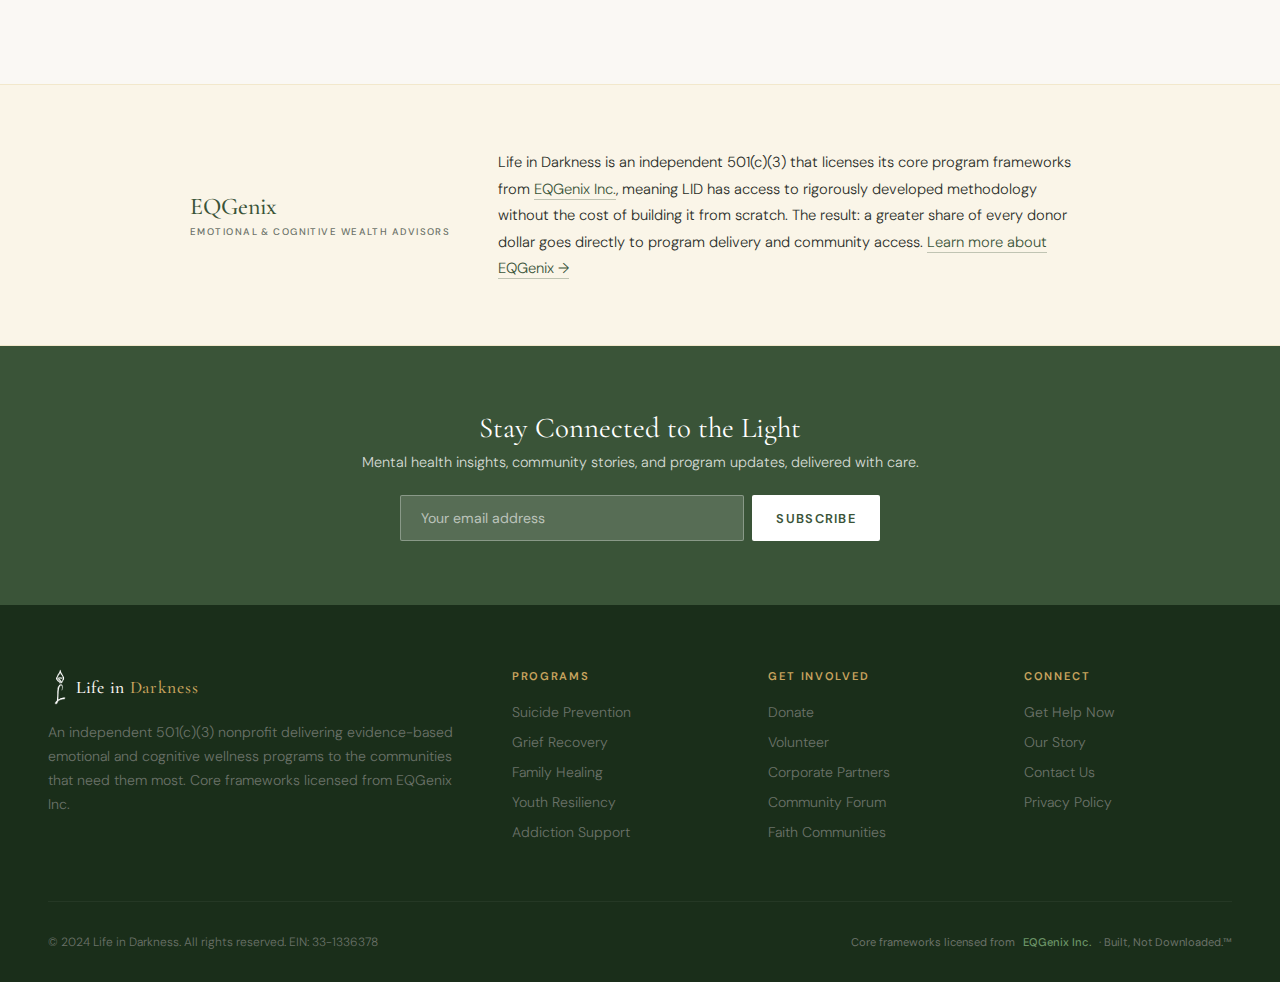
<file: help.html>
<!DOCTYPE html>
<html lang="en">
<head>
  <meta charset="UTF-8">
  <meta name="viewport" content="width=device-width, initial-scale=1.0">
  <meta name="description" content="If you are in crisis or need support, Life in Darkness offers free, confidential, evidence-based programs. Call 988 for immediate help.">
  <title>Get Help | Life in Darkness</title>
  <link rel="preconnect" href="https://fonts.googleapis.com">
  <link rel="preconnect" href="https://fonts.gstatic.com" crossorigin>
  <link href="https://fonts.googleapis.com/css2?family=Cormorant+Garamond:ital,wght@0,300;0,400;0,500;0,600;0,700;1,300;1,400&family=DM+Sans:ital,wght@0,300;0,400;0,500;0,600;0,700;1,400&display=swap" rel="stylesheet">
  <link rel="stylesheet" href="assets/css/style.css">
</head>
<body>
<nav class="nav" id="mainNav">
  <a href="index.html" class="nav-logo">
    <div class="nav-logo-icon"><img src="assets/images/logo.png" alt="Life in Darkness" class="nav-logo-img"></div>
    <div class="nav-logo-text">Life in <span>Darkness</span></div>
  </a>
  <ul class="nav-links">
    <li><a href="index.html">Home</a></li>
    <li><a href="help.html" class="active">Get Help</a></li>
    <li><a href="programs.html">Programs</a></li>
    <li><a href="resources.html">Resources</a></li>
    <li><a href="donate.html">Give</a></li>
    <li><a href="about.html">About</a></li>
    <li><a href="contact.html">Contact</a></li>
    <li><a href="tel:988" class="nav-cta">Crisis Line: 988</a></li>
  </ul>
  <button class="mobile-toggle" id="mobileToggle" aria-label="Toggle menu">
    <span></span><span></span><span></span>
  </button>
</nav>

<main>
  <section class="page-hero">
    <div class="section-label">You Reached Out. That Takes Courage</div>
    <h1>Support Is Here.<br><em>Right Now.</em></h1>
    <p>Whether you're in crisis or seeking long-term healing, we'll listen without judgment, help you find the right pathway, and walk with you as long as you need us.</p>
  </section>

  <div class="crisis-banner">
    <p>In immediate danger? Call or text <a href="tel:988">988</a> now, the Suicide &amp; Crisis Lifeline is free, confidential, and available 24/7.</p>
  </div>

  <section class="section section-warm">
    <div class="container" style="text-align:center;">
      <div class="section-label">Choose Your Path</div>
      <div class="section-title">How Can We Help?</div>
      <div class="pillars-grid" style="margin-top: 2rem;">
        <div class="pillar-card">
          <div class="pillar-icon">⟡</div>
          <h3>I'm in Crisis Right Now</h3>
          <p>If you're experiencing suicidal thoughts, a panic attack, or feel unsafe, connect with immediate support. You don't have to be "bad enough" to reach out. If it feels like a crisis to you, it is.</p>
          <a href="tel:988" class="btn-primary" style="display: inline-block; margin-top: 0.5rem; background: var(--white); color: #c44040; border: 1px solid #c44040;">Call 988 Now</a>
        </div>
        <div class="pillar-card">
          <div class="pillar-icon">◈</div>
          <h3>I Need Ongoing Support</h3>
          <p>Connect with one of our five program pathways: grief recovery, family healing, youth resiliency, addiction support, or sustained crisis care. All programs are free, confidential, and structured.</p>
          <a href="#" class="btn-primary" style="display: inline-block; margin-top: 0.5rem; background: var(--lid-green); color: var(--white);">Start Intake</a>
        </div>
        <div class="pillar-card">
          <div class="pillar-icon">◇</div>
          <h3>I Want to Learn More</h3>
          <p>Take a self-assessment, explore our resource library, or join our online community forum. Understanding what you're experiencing is the first step toward addressing it.</p>
          <a href="resources.html" class="btn-primary" style="display: inline-block; margin-top: 0.5rem; background: var(--lid-green); color: var(--white);">Explore Resources</a>
        </div>
      </div>
    </div>
  </section>

  <section class="section section-dark">
    <div class="container" style="text-align: center;">
      <div class="section-label">Immediate Resources</div>
      <div class="section-title">Crisis Helplines: Free &amp; Confidential</div>
      <div class="pillars-grid" style="margin-top: 2rem; ">
        <div class="pillar-card" style="text-align: center;">
          <h3>Suicide &amp; Crisis Lifeline</h3>
          <p>Call or text <strong>988</strong><br>Available 24/7, free and confidential</p>
        </div>
        <div class="pillar-card" style="text-align: center;">
          <h3>Crisis Text Line</h3>
          <p>Text <strong>HOME to 741741</strong><br>24/7 support via text message</p>
        </div>
        <div class="pillar-card" style="text-align: center;">
          <h3>SAMHSA Helpline</h3>
          <p>Call <strong>1-800-662-4357</strong><br>Substance abuse &amp; mental health referrals</p>
        </div>
      </div>
    </div>
  </section>

  <section class="eqgenix-bridge">
    <div class="bridge-inner">
      <div>
        <div class="bridge-logo">EQGenix</div>
        <div class="bridge-logo-sub">Emotional &amp; Cognitive Wealth Advisors</div>
      </div>
      <div class="bridge-text">
        <p>Life in Darkness is an independent 501(c)(3) that licenses its core program frameworks from <a href="https://www.eqgenix.com" target="_blank" rel="noopener">EQGenix Inc.</a>, meaning LID has access to rigorously developed methodology without the cost of building it from scratch. The result: a greater share of every donor dollar goes directly to program delivery and community access. <a href="https://www.eqgenix.com" target="_blank" rel="noopener">Learn more about EQGenix &rarr;</a></p>
      </div>
    </div>
  </section>

  <section class="newsletter">
    <h3>Stay Connected to the Light</h3>
    <p>Mental health insights, community stories, and program updates, delivered with care.</p>
    <div class="newsletter-form">
      <input type="email" placeholder="Your email address" aria-label="Email address">
      <button type="button">Subscribe</button>
    </div>
  </section>

</main>

<footer class="footer">
  <div class="footer-grid">
    <div class="footer-brand">
      <div style="display: flex; align-items: center; gap: 0.35rem;">
        <div class="nav-logo-icon" style="width: 24px; height: 36px;"><img src="assets/images/logo.png" alt="Life in Darkness" class="nav-logo-img"></div>
        <div class="nav-logo-text" style="font-size: 1.1rem;">Life in <span>Darkness</span></div>
      </div>
      <p>An independent 501(c)(3) nonprofit delivering evidence-based emotional and cognitive wellness programs to the communities that need them most. Core frameworks licensed from EQGenix Inc.</p>
    </div>
    <div class="footer-col">
      <h4>Programs</h4>
      <a href="programs.html#suicide-prevention">Suicide Prevention</a>
      <a href="programs.html#grief-recovery">Grief Recovery</a>
      <a href="programs.html#family-healing">Family Healing</a>
      <a href="programs.html#youth-resiliency">Youth Resiliency</a>
      <a href="programs.html#addiction-support">Addiction Support</a>
    </div>
    <div class="footer-col">
      <h4>Get Involved</h4>
      <a href="donate.html">Donate</a>
      <a href="volunteer.html">Volunteer</a>
      <a href="partners.html">Corporate Partners</a>
      <a href="resources.html#community">Community Forum</a>
      <a href="faith.html">Faith Communities</a>
    </div>
    <div class="footer-col">
      <h4>Connect</h4>
      <a href="help.html">Get Help Now</a>
      <a href="about.html">Our Story</a>
      <a href="contact.html">Contact Us</a>
      <a href="privacy.html">Privacy Policy</a>
    </div>
  </div>
  <div class="footer-bottom">
    <p>&copy; 2024 Life in Darkness. All rights reserved. EIN: 33-1336378</p>
    <div class="footer-powered">
      Core frameworks licensed from <a href="https://www.eqgenix.com" target="_blank" rel="noopener">EQGenix Inc.</a> &middot; Built, Not Downloaded.&trade;
    </div>
  </div>
</footer>

<script src="assets/js/main.js"></script>
</body>
</html>
</file>
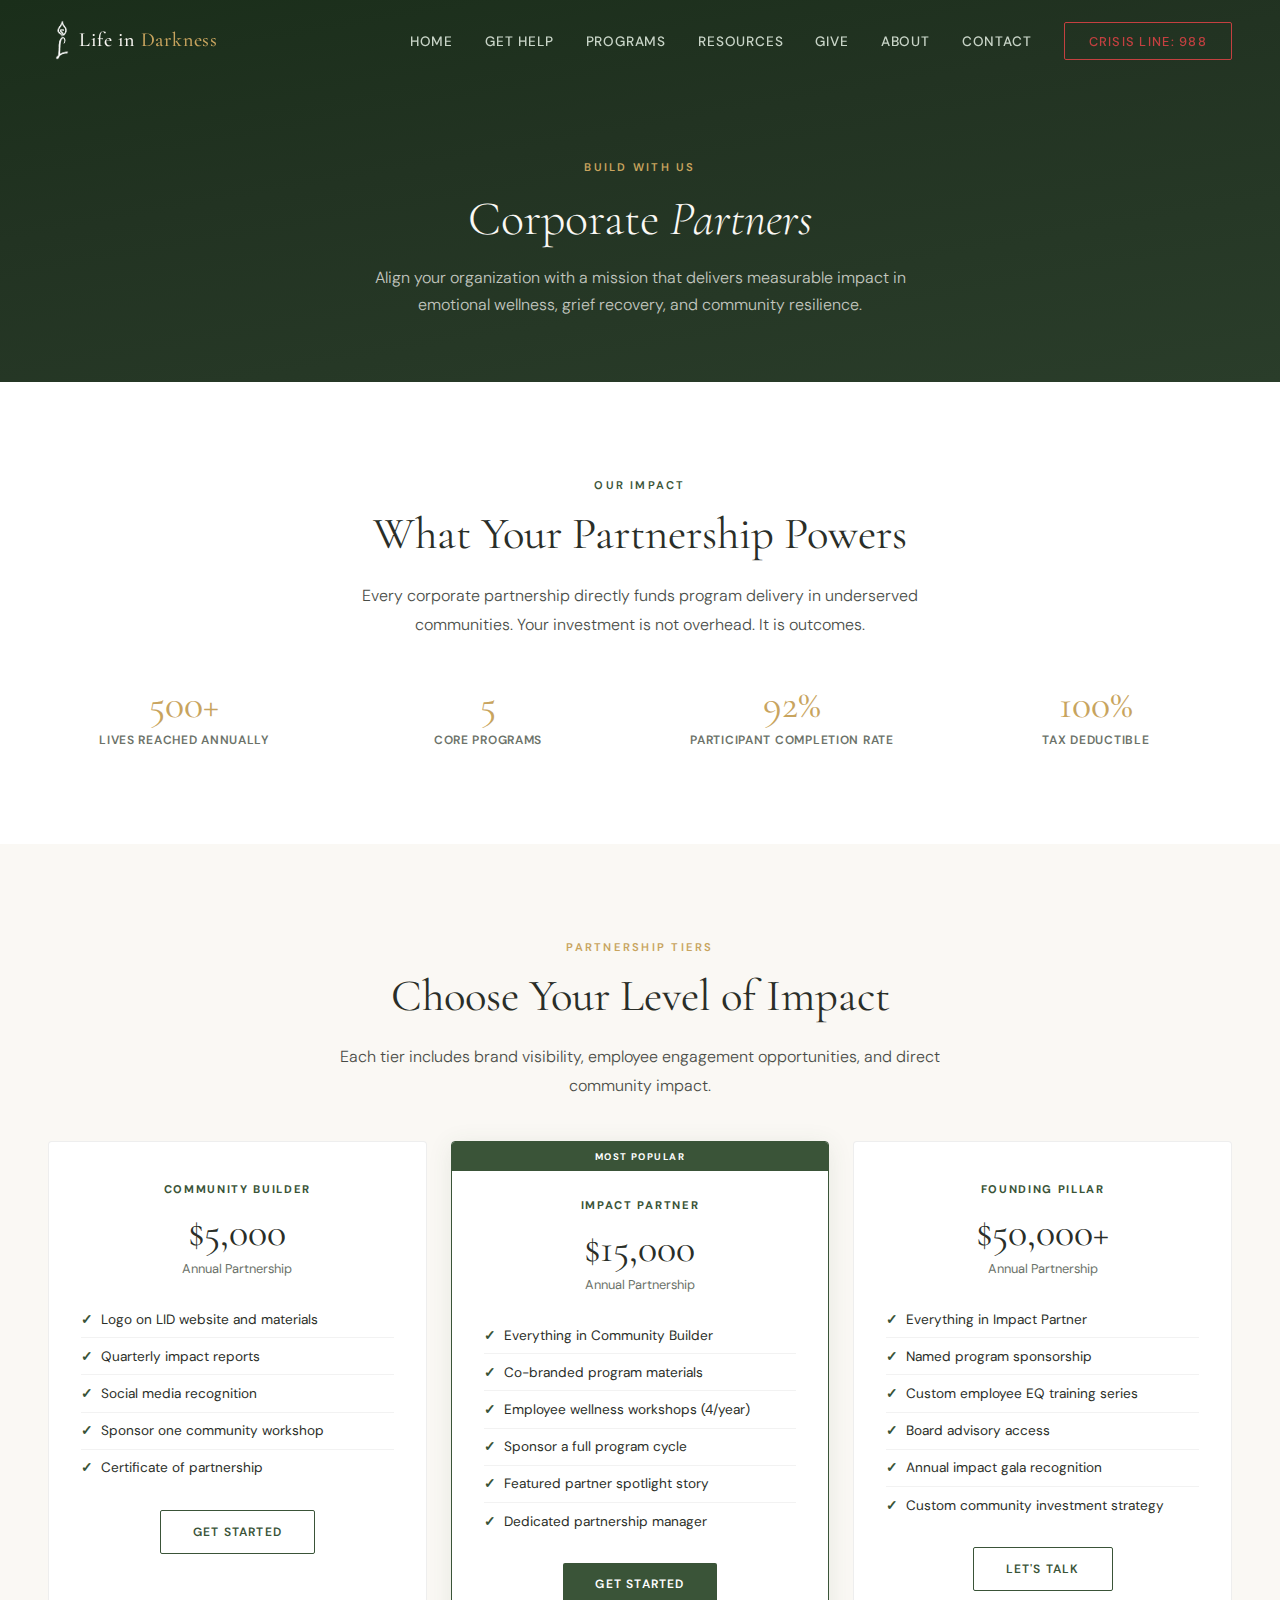
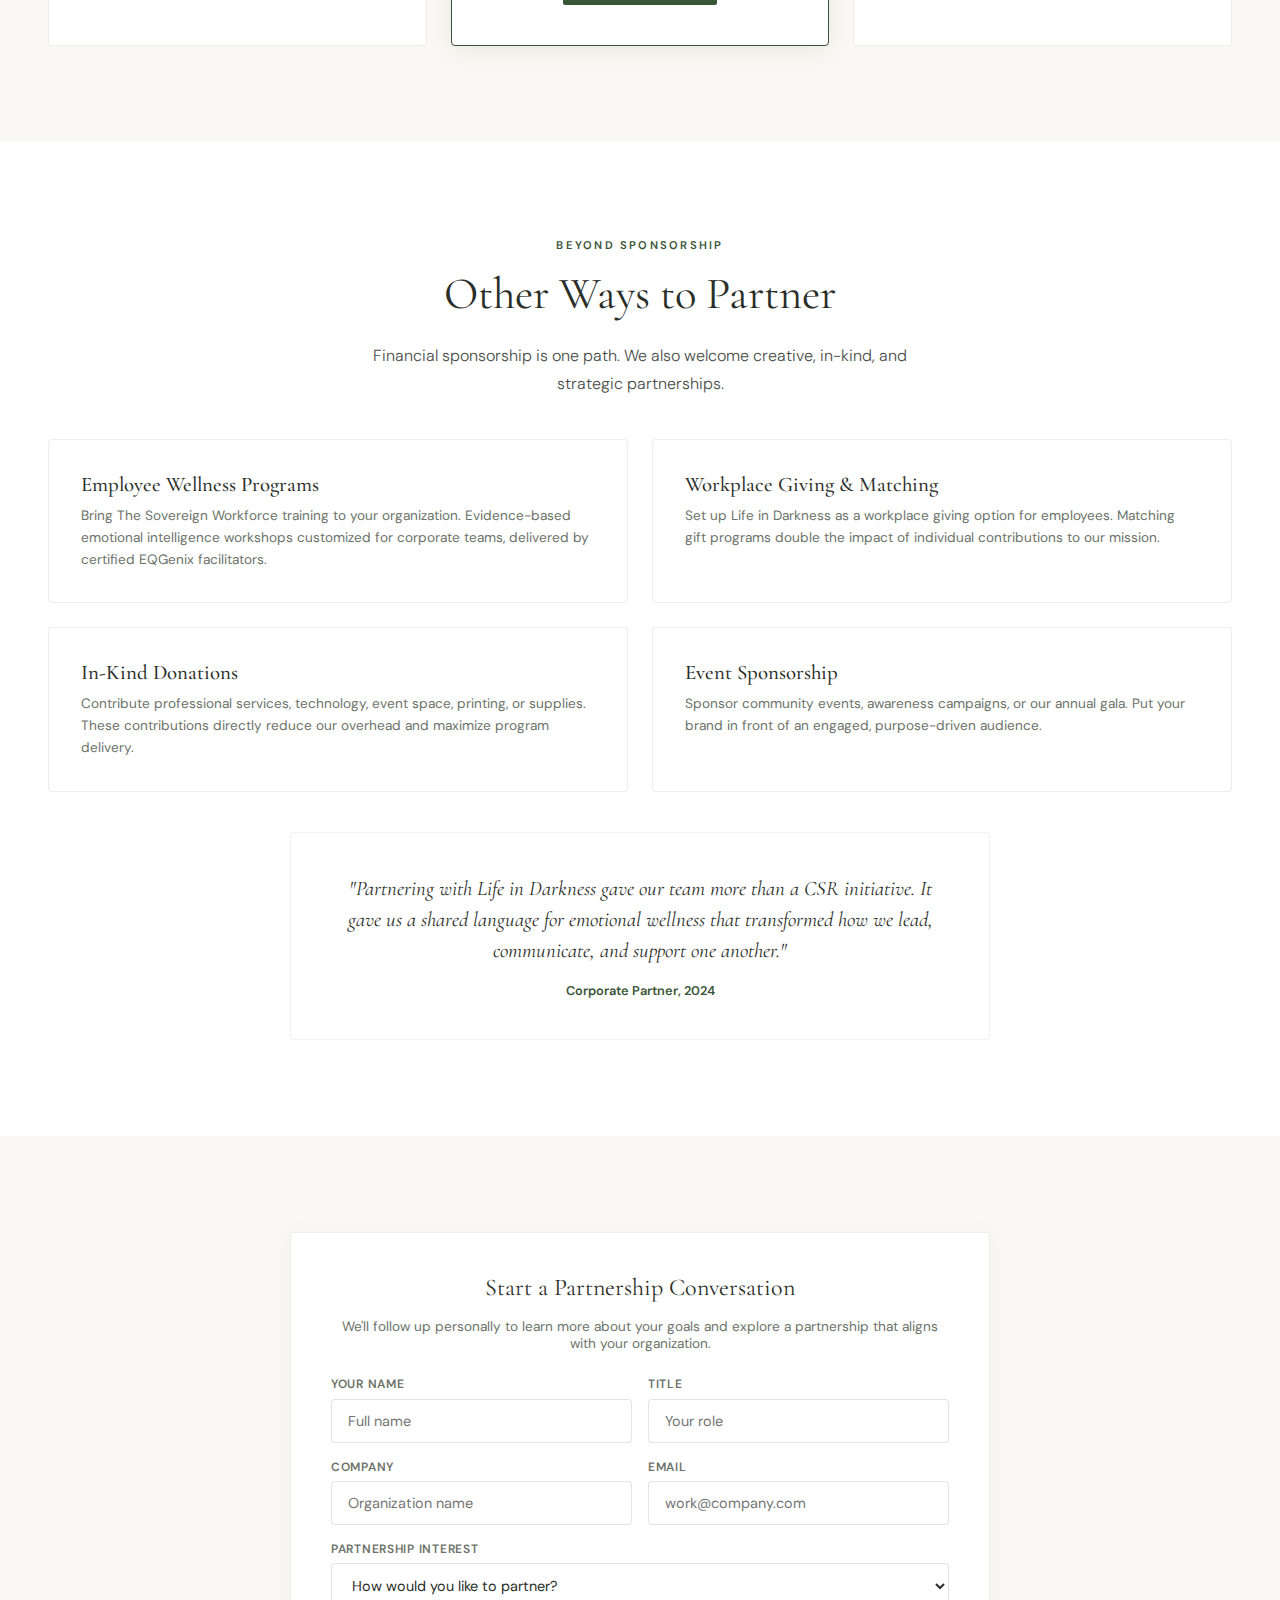
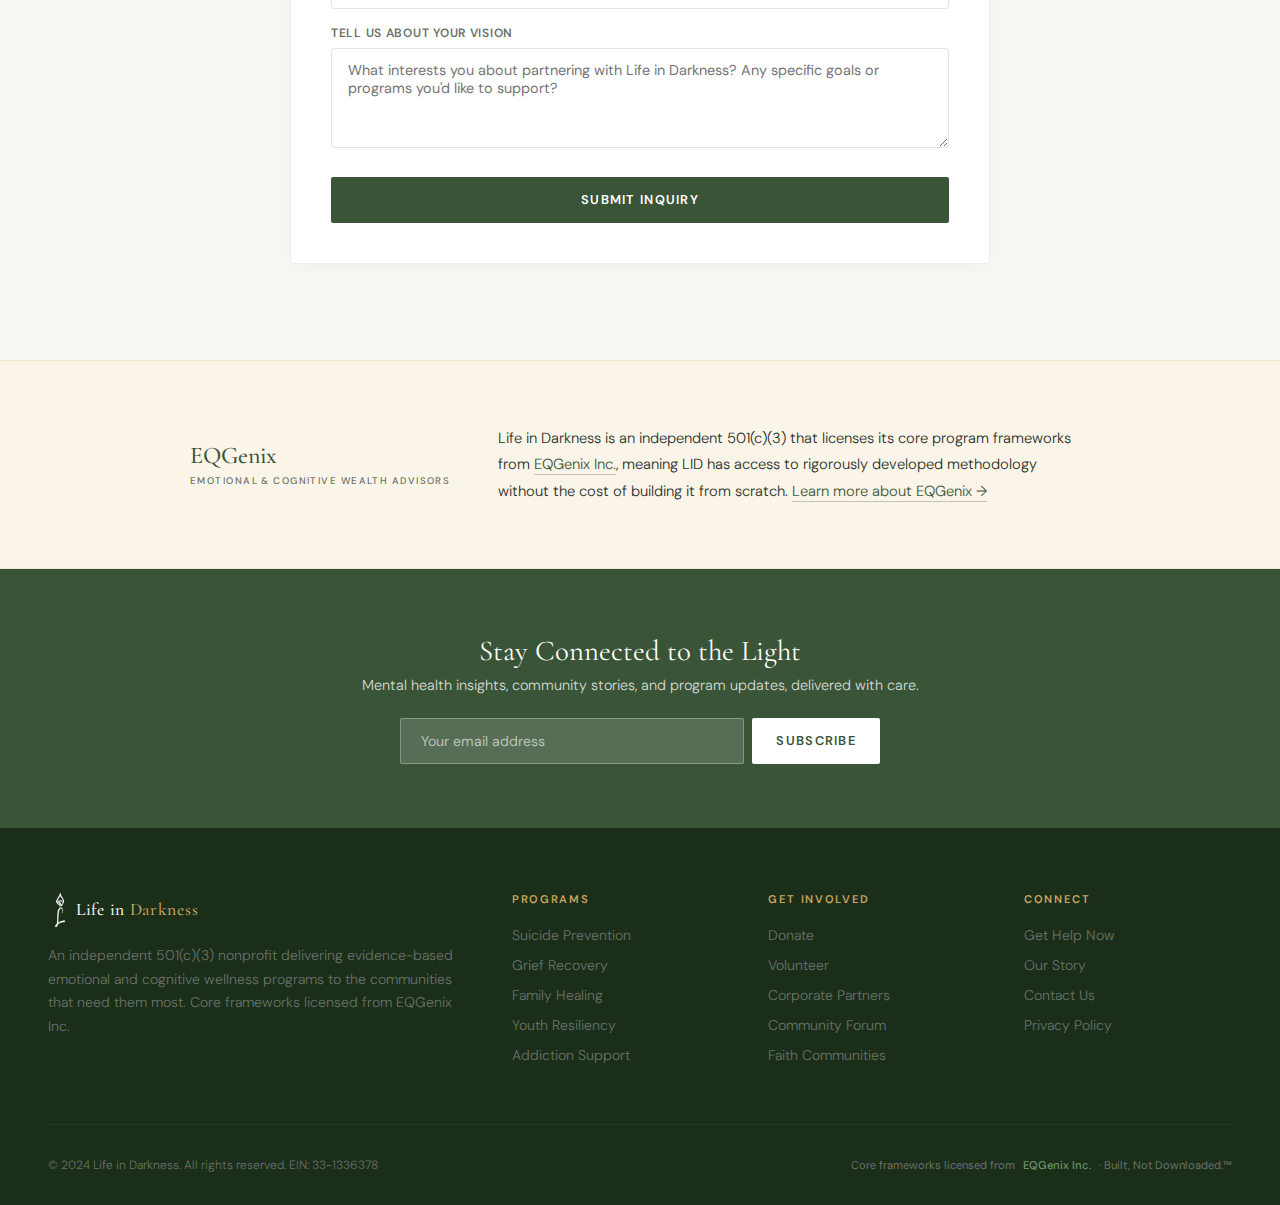
<file: partners.html>
<!DOCTYPE html>
<html lang="en">
<head>
  <meta charset="UTF-8">
  <meta name="viewport" content="width=device-width, initial-scale=1.0">
  <meta name="description" content="Partner with Life in Darkness. Corporate sponsorship and partnership opportunities to advance emotional wellness in underserved communities.">
  <title>Corporate Partners | Life in Darkness</title>
  <link rel="preconnect" href="https://fonts.googleapis.com">
  <link rel="preconnect" href="https://fonts.gstatic.com" crossorigin>
  <link href="https://fonts.googleapis.com/css2?family=Cormorant+Garamond:ital,wght@0,300;0,400;0,500;0,600;0,700;1,300;1,400&family=DM+Sans:ital,wght@0,300;0,400;0,500;0,600;0,700;1,400&display=swap" rel="stylesheet">
  <link rel="stylesheet" href="assets/css/style.css">
  <style>
.partner-tiers{display:grid;grid-template-columns:repeat(3,1fr);gap:1.5rem;margin-top:2.5rem}
.tier-card{background:var(--white);border:1px solid rgba(42,37,32,.08);border-radius:4px;padding:2.5rem 2rem;text-align:center;transition:all .3s;position:relative;overflow:hidden}
.tier-card:hover{transform:translateY(-3px);box-shadow:0 8px 30px rgba(0,0,0,.06)}
.tier-card.featured{border-color:var(--lid-green);box-shadow:0 4px 24px rgba(58,84,56,.1);padding-top:3.5rem}
.tier-card.featured::before{content:'MOST POPULAR';position:absolute;top:0;left:0;right:0;background:var(--lid-green);color:var(--white);font-size:.6rem;font-weight:700;letter-spacing:.15em;padding:.5rem 0;text-align:center}
.tier-name{font-family:'DM Sans',sans-serif;font-size:.7rem;font-weight:700;letter-spacing:.15em;text-transform:uppercase;color:var(--lid-green);margin-bottom:.75rem}
.tier-amount{font-family:'Cormorant Garamond',serif;font-size:2.5rem;font-weight:400;color:var(--text-dark)}
.tier-period{font-size:.8rem;color:var(--text-mid);margin-top:.25rem;margin-bottom:1.5rem}
.tier-features{list-style:none;padding:0;margin:0;text-align:left}
.tier-features li{padding:.6rem 0;font-size:.85rem;color:var(--text-dark);border-bottom:1px solid rgba(42,37,32,.06);display:flex;align-items:flex-start;gap:.5rem}
.tier-features li:last-child{border-bottom:none}
.tier-features li::before{content:'✓';color:var(--lid-green);font-weight:700;flex-shrink:0}
.tier-cta{display:inline-block;margin-top:1.5rem;padding:.8rem 2rem;font-family:'DM Sans',sans-serif;font-size:.75rem;font-weight:600;letter-spacing:.1em;text-transform:uppercase;border-radius:2px;cursor:pointer;transition:all .3s;text-decoration:none}
.tier-cta-primary{background:var(--lid-green);color:var(--white);border:none}
.tier-cta-primary:hover{background:var(--lid-green-light)}
.tier-cta-outline{background:transparent;color:var(--lid-green);border:1px solid var(--lid-green)}
.tier-cta-outline:hover{background:var(--lid-green);color:var(--white)}
.impact-grid{display:grid;grid-template-columns:repeat(4,1fr);gap:2rem;margin-top:2.5rem;text-align:center}
.impact-num{font-family:'Cormorant Garamond',serif;font-size:2.5rem;font-weight:400;color:var(--warm-gold)}
.impact-label{font-size:.75rem;font-weight:600;letter-spacing:.06em;text-transform:uppercase;color:var(--text-mid);margin-top:.25rem}
.partner-ways{display:grid;grid-template-columns:repeat(2,1fr);gap:1.5rem;margin-top:2.5rem}
.partner-way{background:var(--white);border:1px solid rgba(42,37,32,.08);border-radius:4px;padding:2rem;transition:all .3s}
.partner-way:hover{box-shadow:0 4px 20px rgba(0,0,0,.04)}
.partner-way h3{font-family:'Cormorant Garamond',serif;font-size:1.3rem;font-weight:500;color:var(--text-dark);margin-bottom:.5rem}
.partner-way p{font-size:.85rem;line-height:1.6;color:var(--text-mid)}
.partner-form{max-width:700px;margin:0 auto;background:var(--white);border:1px solid rgba(42,37,32,.08);border-radius:4px;padding:2.5rem;box-shadow:0 4px 24px rgba(0,0,0,.04)}
.partner-form h3{font-family:'Cormorant Garamond',serif;font-size:1.5rem;font-weight:400;color:var(--text-dark);margin-bottom:1.5rem;text-align:center}
.partner-form .form-row{display:grid;grid-template-columns:1fr 1fr;gap:1rem;margin-bottom:1rem}
.partner-form input,.partner-form textarea,.partner-form select{width:100%;padding:.75rem 1rem;font-family:'DM Sans',sans-serif;font-size:.9rem;border:1px solid rgba(42,37,32,.12);border-radius:4px;background:var(--white);color:var(--text-dark);outline:none;transition:border-color .3s;box-sizing:border-box}
.partner-form input:focus,.partner-form textarea:focus,.partner-form select:focus{border-color:var(--lid-green)}
.partner-form textarea{min-height:100px;resize:vertical}
.partner-form label{display:block;font-size:.75rem;font-weight:600;letter-spacing:.06em;text-transform:uppercase;color:var(--text-mid);margin-bottom:.4rem}
.partner-form .form-full{margin-bottom:1rem}
.partner-form button{display:block;width:100%;padding:.9rem;margin-top:1.5rem;background:var(--lid-green);color:var(--white);border:none;border-radius:2px;font-family:'DM Sans',sans-serif;font-size:.8rem;font-weight:600;letter-spacing:.1em;text-transform:uppercase;cursor:pointer;transition:background .3s}
.partner-form button:hover{background:var(--lid-green-light)}
.testimonial-block{max-width:700px;margin:2.5rem auto 0;text-align:center;padding:2.5rem;background:var(--white);border-radius:4px;border:1px solid rgba(42,37,32,.06)}
.testimonial-block blockquote{font-family:'Cormorant Garamond',serif;font-size:1.3rem;font-style:italic;color:var(--text-dark);line-height:1.5;margin:0}
.testimonial-block cite{display:block;margin-top:1rem;font-family:'DM Sans',sans-serif;font-size:.8rem;font-style:normal;font-weight:600;color:var(--lid-green)}
@media(max-width:768px){.partner-tiers,.partner-ways{grid-template-columns:1fr}.impact-grid{grid-template-columns:repeat(2,1fr)}.partner-form .form-row{grid-template-columns:1fr}}
  </style>
</head>
<body>
<nav class="nav" id="mainNav">
  <a href="index.html" class="nav-logo">
    <div class="nav-logo-icon"><img src="assets/images/logo.png" alt="Life in Darkness" class="nav-logo-img"></div>
    <div class="nav-logo-text">Life in <span>Darkness</span></div>
  </a>
  <ul class="nav-links">
    <li><a href="index.html">Home</a></li>
    <li><a href="help.html">Get Help</a></li>
    <li><a href="programs.html">Programs</a></li>
    <li><a href="resources.html">Resources</a></li>
    <li><a href="donate.html">Give</a></li>
    <li><a href="about.html">About</a></li>
    <li><a href="contact.html">Contact</a></li>
    <li><a href="tel:988" class="nav-cta">Crisis Line: 988</a></li>
  </ul>
  <button class="mobile-toggle" id="mobileToggle" aria-label="Toggle menu"><span></span><span></span><span></span></button>
</nav>

<main>
  <section class="page-hero">
    <div class="section-label">Build With Us</div>
    <h1>Corporate <em>Partners</em></h1>
    <p>Align your organization with a mission that delivers measurable impact in emotional wellness, grief recovery, and community resilience.</p>
  </section>

  <section class="section section-warm">
    <div class="container" style="text-align:center;">
      <div class="section-label">Our Impact</div>
      <div class="section-title">What Your Partnership Powers</div>
      <p class="section-desc" style="max-width:650px;margin-left:auto;margin-right:auto;">Every corporate partnership directly funds program delivery in underserved communities. Your investment is not overhead. It is outcomes.</p>
      <div class="impact-grid">
        <div><div class="impact-num">500+</div><div class="impact-label">Lives Reached Annually</div></div>
        <div><div class="impact-num">5</div><div class="impact-label">Core Programs</div></div>
        <div><div class="impact-num">92%</div><div class="impact-label">Participant Completion Rate</div></div>
        <div><div class="impact-num">100%</div><div class="impact-label">Tax Deductible</div></div>
      </div>
    </div>
  </section>

  <section class="section section-dark">
    <div class="container" style="text-align:center;">
      <div class="section-label">Partnership Tiers</div>
      <div class="section-title">Choose Your Level of Impact</div>
      <p class="section-desc" style="max-width:600px;margin-left:auto;margin-right:auto;">Each tier includes brand visibility, employee engagement opportunities, and direct community impact.</p>
      <div class="partner-tiers" style="text-align:center;">
        <div class="tier-card">
          <div class="tier-name">Community Builder</div>
          <div class="tier-amount">$5,000</div>
          <div class="tier-period">Annual Partnership</div>
          <ul class="tier-features">
            <li>Logo on LID website and materials</li>
            <li>Quarterly impact reports</li>
            <li>Social media recognition</li>
            <li>Sponsor one community workshop</li>
            <li>Certificate of partnership</li>
          </ul>
          <a href="contact.html" class="tier-cta tier-cta-outline">Get Started</a>
        </div>
        <div class="tier-card featured">
          <div class="tier-name">Impact Partner</div>
          <div class="tier-amount">$15,000</div>
          <div class="tier-period">Annual Partnership</div>
          <ul class="tier-features">
            <li>Everything in Community Builder</li>
            <li>Co-branded program materials</li>
            <li>Employee wellness workshops (4/year)</li>
            <li>Sponsor a full program cycle</li>
            <li>Featured partner spotlight story</li>
            <li>Dedicated partnership manager</li>
          </ul>
          <a href="contact.html" class="tier-cta tier-cta-primary">Get Started</a>
        </div>
        <div class="tier-card">
          <div class="tier-name">Founding Pillar</div>
          <div class="tier-amount">$50,000+</div>
          <div class="tier-period">Annual Partnership</div>
          <ul class="tier-features">
            <li>Everything in Impact Partner</li>
            <li>Named program sponsorship</li>
            <li>Custom employee EQ training series</li>
            <li>Board advisory access</li>
            <li>Annual impact gala recognition</li>
            <li>Custom community investment strategy</li>
          </ul>
          <a href="contact.html" class="tier-cta tier-cta-outline">Let's Talk</a>
        </div>
      </div>
    </div>
  </section>

  <section class="section section-warm">
    <div class="container" style="text-align:center;">
      <div class="section-label">Beyond Sponsorship</div>
      <div class="section-title">Other Ways to Partner</div>
      <p class="section-desc" style="max-width:600px;margin-left:auto;margin-right:auto;">Financial sponsorship is one path. We also welcome creative, in-kind, and strategic partnerships.</p>
      <div class="partner-ways" style="text-align:left;">
        <div class="partner-way">
          <h3>Employee Wellness Programs</h3>
          <p>Bring The Sovereign Workforce training to your organization. Evidence-based emotional intelligence workshops customized for corporate teams, delivered by certified EQGenix facilitators.</p>
        </div>
        <div class="partner-way">
          <h3>Workplace Giving &amp; Matching</h3>
          <p>Set up Life in Darkness as a workplace giving option for employees. Matching gift programs double the impact of individual contributions to our mission.</p>
        </div>
        <div class="partner-way">
          <h3>In-Kind Donations</h3>
          <p>Contribute professional services, technology, event space, printing, or supplies. These contributions directly reduce our overhead and maximize program delivery.</p>
        </div>
        <div class="partner-way">
          <h3>Event Sponsorship</h3>
          <p>Sponsor community events, awareness campaigns, or our annual gala. Put your brand in front of an engaged, purpose-driven audience.</p>
        </div>
      </div>

      <div class="testimonial-block">
        <blockquote>"Partnering with Life in Darkness gave our team more than a CSR initiative. It gave us a shared language for emotional wellness that transformed how we lead, communicate, and support one another."</blockquote>
        <cite>Corporate Partner, 2024</cite>
      </div>
    </div>
  </section>

  <section class="section section-dark">
    <div class="container">
      <div class="partner-form">
        <h3>Start a Partnership Conversation</h3>
        <p style="text-align:center;font-size:.85rem;color:var(--text-mid);margin-bottom:1.5rem;margin-top:-.5rem;">We'll follow up personally to learn more about your goals and explore a partnership that aligns with your organization.</p>
        <div class="form-row">
          <div><label>Your Name</label><input type="text" placeholder="Full name"></div>
          <div><label>Title</label><input type="text" placeholder="Your role"></div>
        </div>
        <div class="form-row">
          <div><label>Company</label><input type="text" placeholder="Organization name"></div>
          <div><label>Email</label><input type="email" placeholder="work@company.com"></div>
        </div>
        <div class="form-full">
          <label>Partnership Interest</label>
          <select>
            <option value="">How would you like to partner?</option>
            <option>Corporate Sponsorship Tier</option>
            <option>Employee Wellness Programs</option>
            <option>Workplace Giving / Matching</option>
            <option>Event Sponsorship</option>
            <option>In-Kind Partnership</option>
            <option>Custom / Not Sure Yet</option>
          </select>
        </div>
        <div class="form-full">
          <label>Tell Us About Your Vision</label>
          <textarea placeholder="What interests you about partnering with Life in Darkness? Any specific goals or programs you'd like to support?"></textarea>
        </div>
        <button type="button">Submit Inquiry</button>
      </div>
    </div>
  </section>

  <section class="eqgenix-bridge">
    <div class="bridge-inner">
      <div>
        <div class="bridge-logo">EQGenix</div>
        <div class="bridge-logo-sub">Emotional &amp; Cognitive Wealth Advisors</div>
      </div>
      <div class="bridge-text">
        <p>Life in Darkness is an independent 501(c)(3) that licenses its core program frameworks from <a href="https://www.eqgenix.com" target="_blank" rel="noopener">EQGenix Inc.</a>, meaning LID has access to rigorously developed methodology without the cost of building it from scratch. <a href="https://www.eqgenix.com" target="_blank" rel="noopener">Learn more about EQGenix &rarr;</a></p>
      </div>
    </div>
  </section>

  <section class="newsletter">
    <h3>Stay Connected to the Light</h3>
    <p>Mental health insights, community stories, and program updates, delivered with care.</p>
    <div class="newsletter-form">
      <input type="email" placeholder="Your email address" aria-label="Email address">
      <button type="button">Subscribe</button>
    </div>
  </section>
</main>

<footer class="footer"><div class="footer-grid"><div class="footer-brand"><div style="display:flex;align-items:center;gap:.35rem"><div class="nav-logo-icon" style="width:24px;height:36px"><img src="assets/images/logo.png" alt="Life in Darkness" class="nav-logo-img"></div><div class="nav-logo-text" style="font-size:1.1rem">Life in <span>Darkness</span></div></div><p>An independent 501(c)(3) nonprofit delivering evidence-based emotional and cognitive wellness programs to the communities that need them most. Core frameworks licensed from EQGenix Inc.</p></div><div class="footer-col"><h4>Programs</h4><a href="programs.html#suicide-prevention">Suicide Prevention</a><a href="programs.html#grief-recovery">Grief Recovery</a><a href="programs.html#family-healing">Family Healing</a><a href="programs.html#youth-resiliency">Youth Resiliency</a><a href="programs.html#addiction-support">Addiction Support</a></div><div class="footer-col"><h4>Get Involved</h4><a href="donate.html">Donate</a><a href="volunteer.html">Volunteer</a><a href="partners.html">Corporate Partners</a><a href="resources.html#community">Community Forum</a><a href="faith.html">Faith Communities</a></div><div class="footer-col"><h4>Connect</h4><a href="help.html">Get Help Now</a><a href="about.html">Our Story</a><a href="contact.html">Contact Us</a><a href="privacy.html">Privacy Policy</a></div></div><div class="footer-bottom"><p>&copy; 2024 Life in Darkness. All rights reserved. EIN: 33-1336378</p><div class="footer-powered">Core frameworks licensed from <a href="https://www.eqgenix.com" target="_blank" rel="noopener">EQGenix Inc.</a> &middot; Built, Not Downloaded.&trade;</div></div></footer>
<script src="assets/js/main.js"></script>
</body>
</html>
</file>
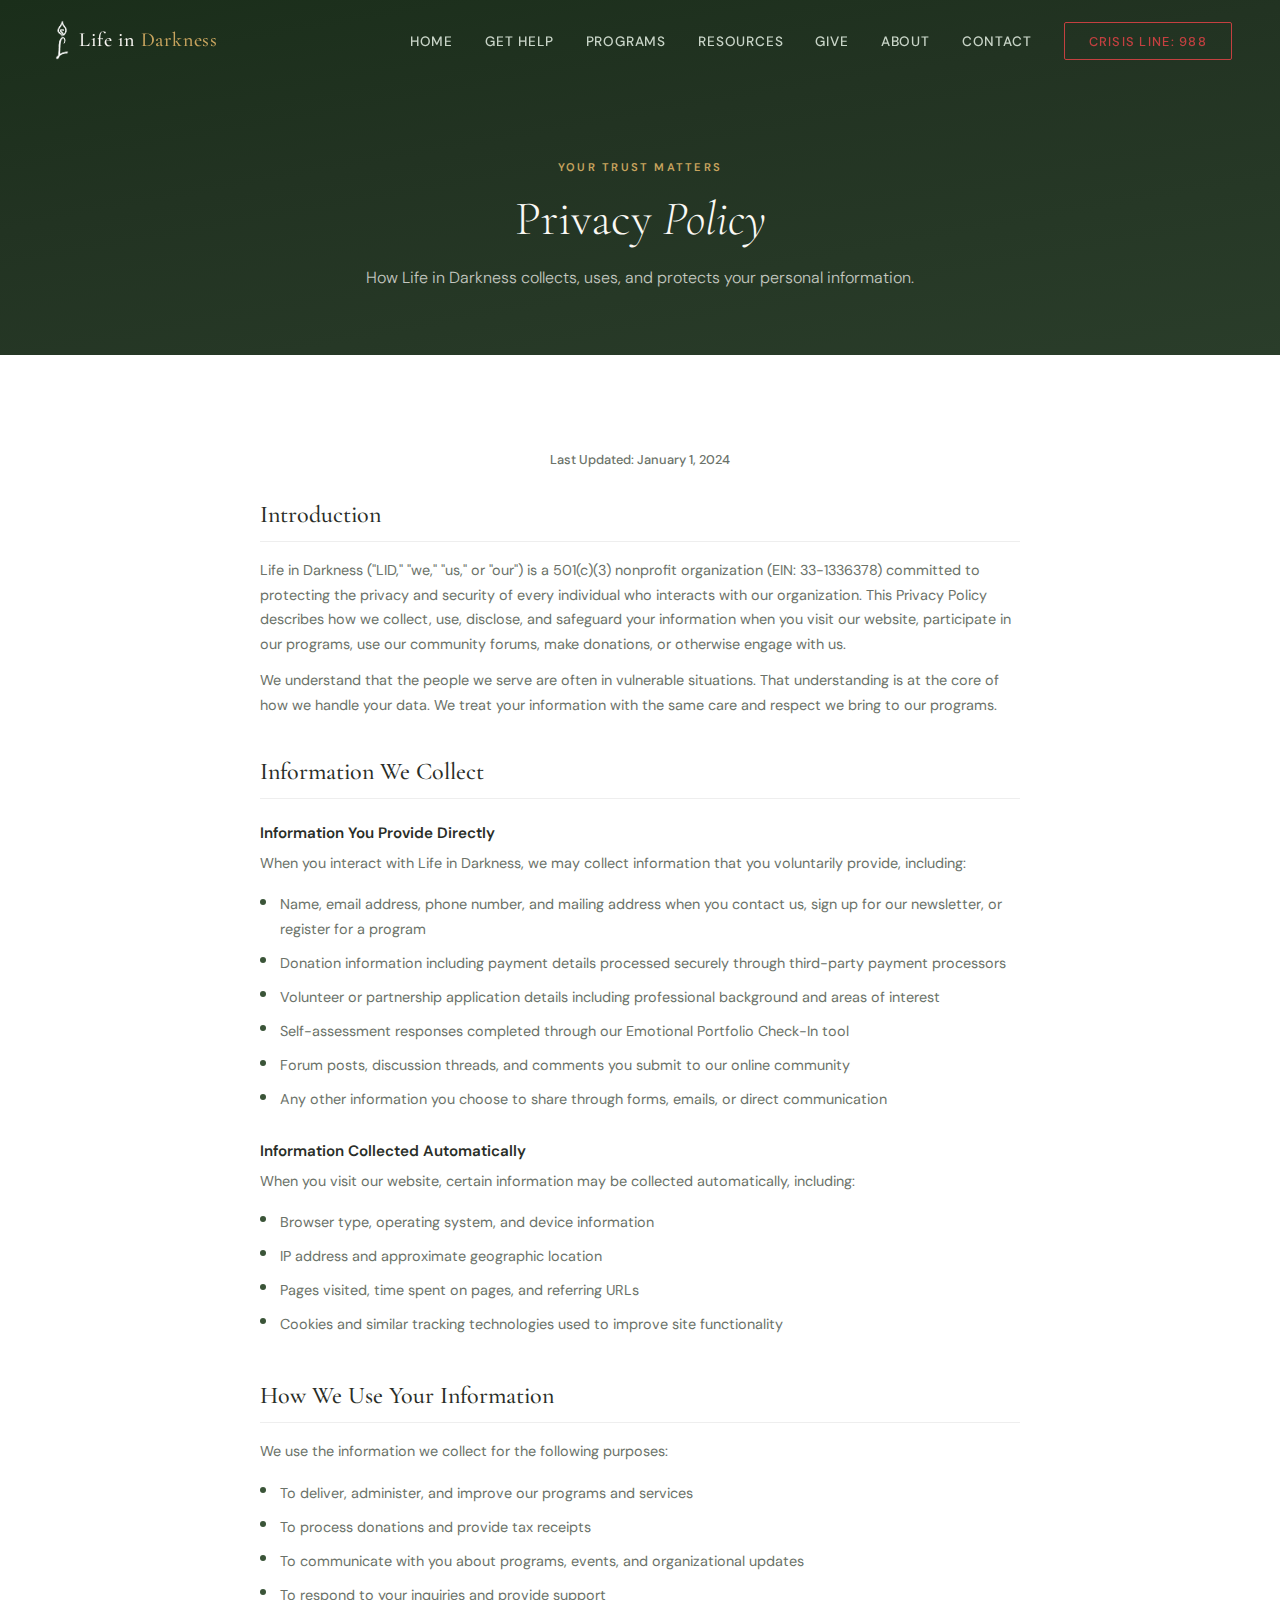
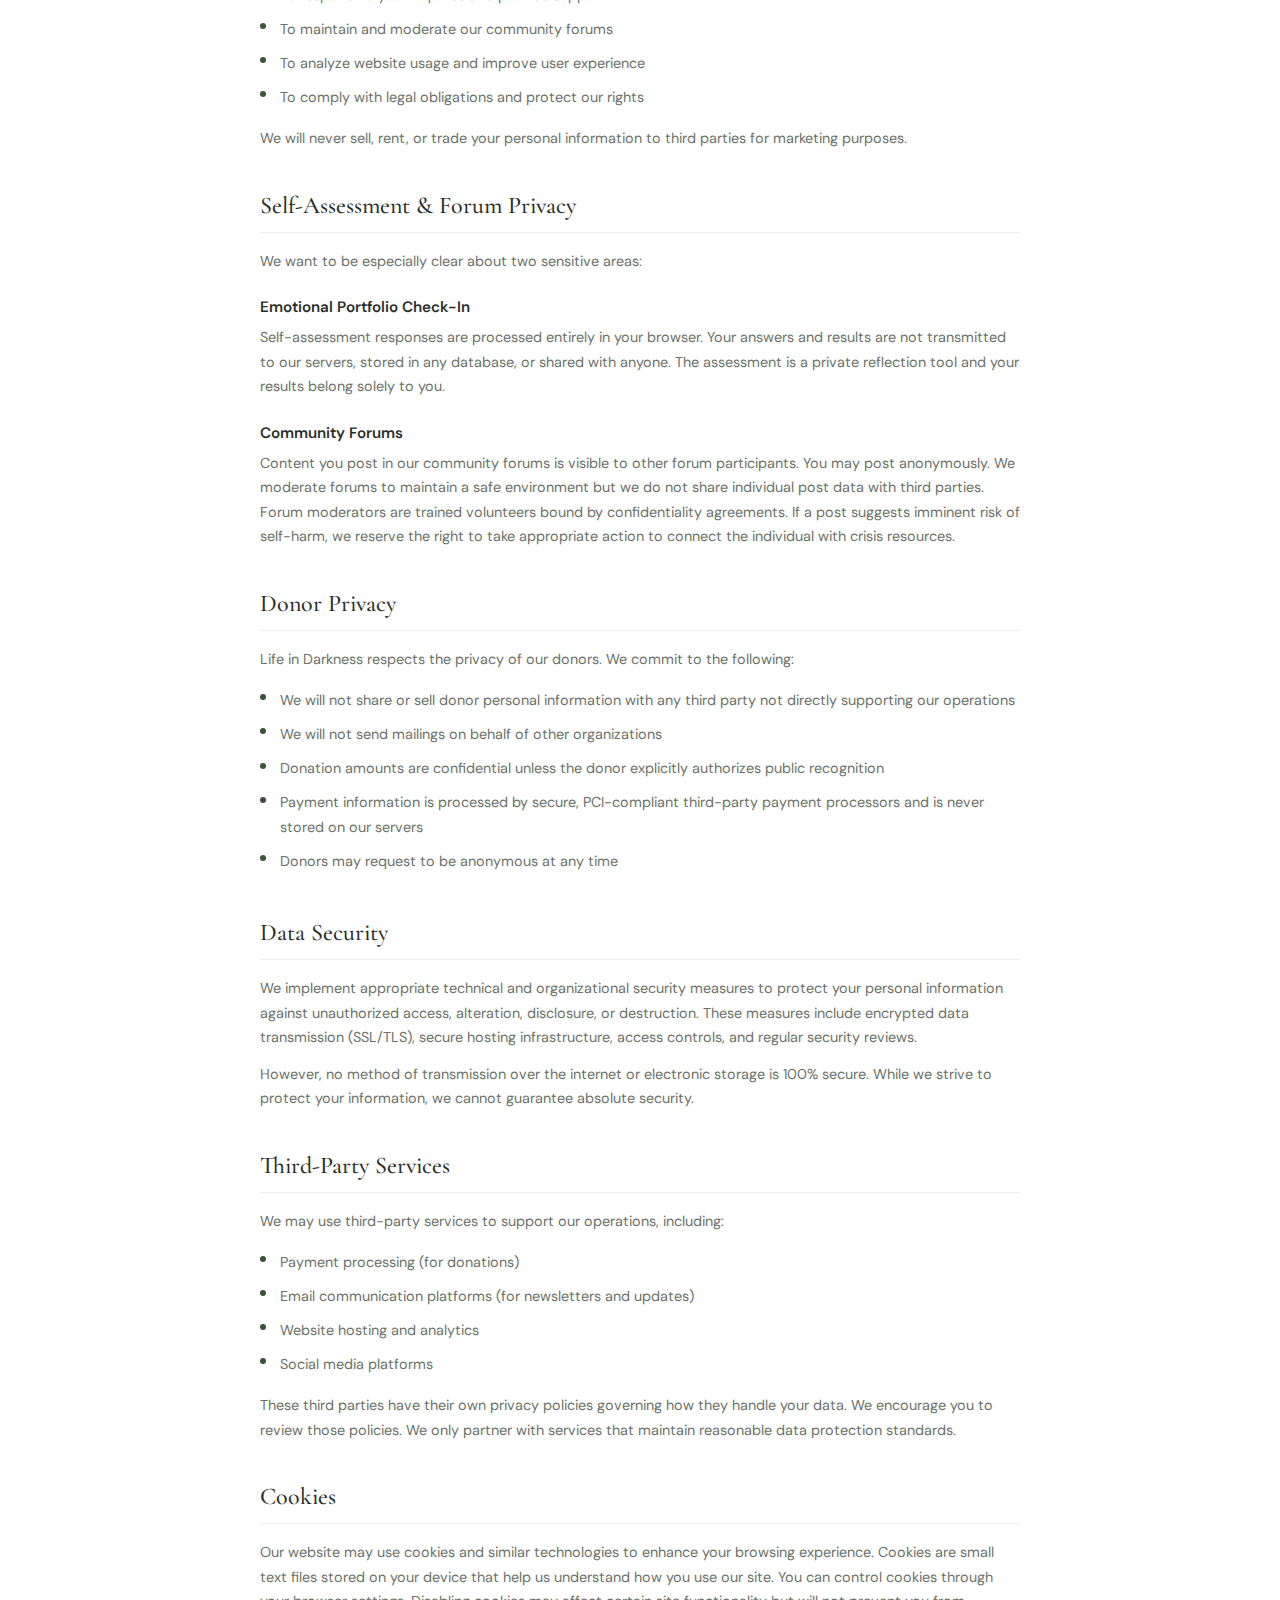
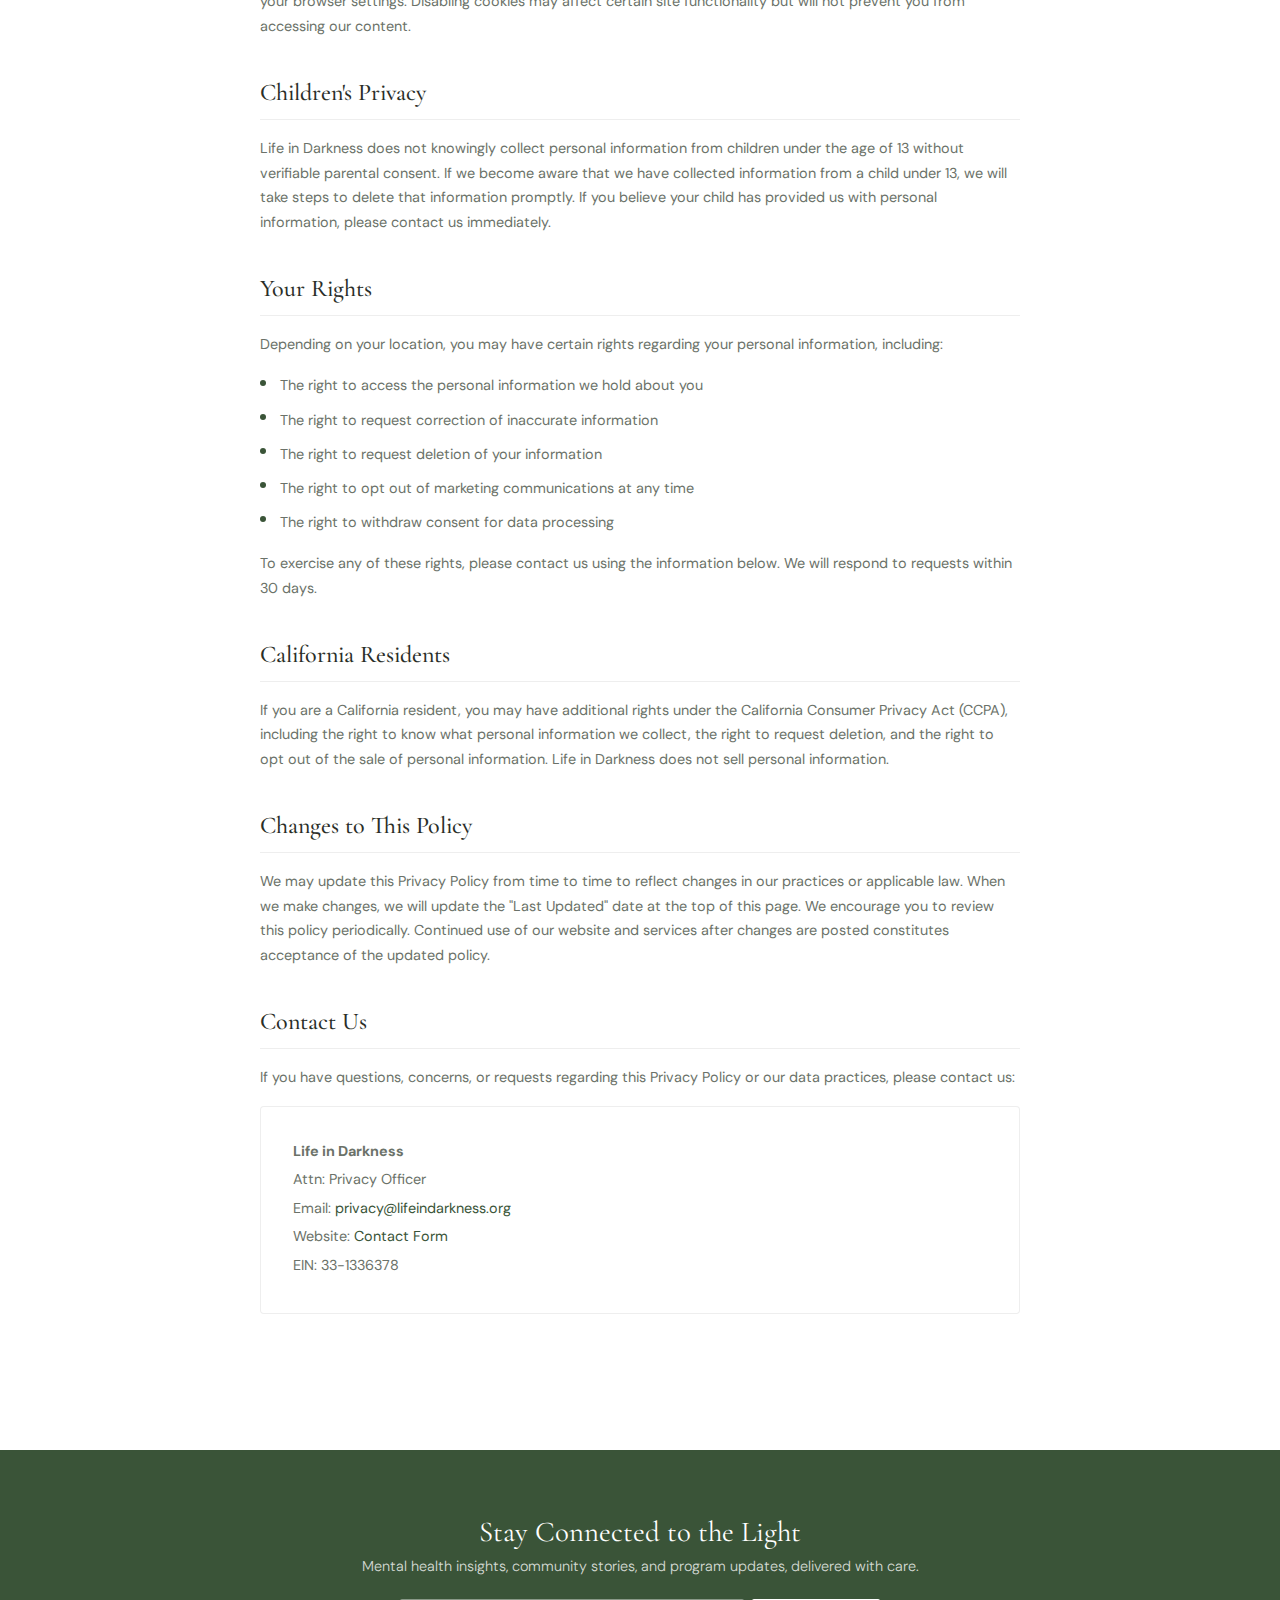
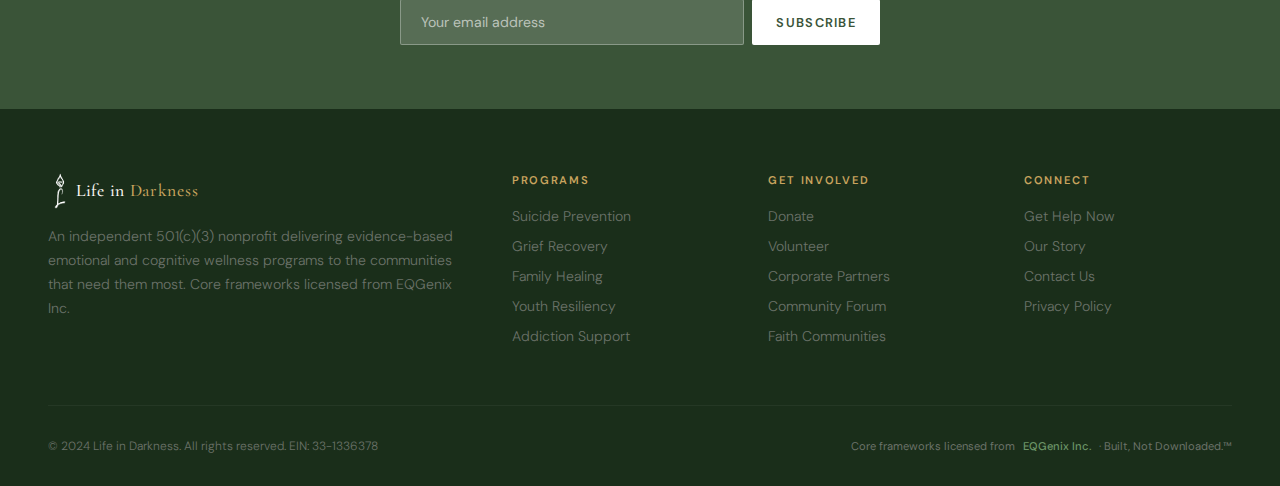
<file: privacy.html>
<!DOCTYPE html>
<html lang="en">
<head>
  <meta charset="UTF-8">
  <meta name="viewport" content="width=device-width, initial-scale=1.0">
  <link rel="icon" type="image/x-icon" href="/favicon.ico">
  <link rel="icon" type="image/png" sizes="32x32" href="/favicon.png">
  <link rel="apple-touch-icon" sizes="180x180" href="/apple-touch-icon.png">
  <meta name="description" content="Privacy Policy for Life in Darkness. Learn how we collect, use, and protect your personal information.">
  <title>Privacy Policy | Life in Darkness</title>
  <link rel="preconnect" href="https://fonts.googleapis.com">
  <link rel="preconnect" href="https://fonts.gstatic.com" crossorigin>
  <link href="https://fonts.googleapis.com/css2?family=Cormorant+Garamond:ital,wght@0,300;0,400;0,500;0,600;0,700;1,300;1,400&family=DM+Sans:ital,wght@0,300;0,400;0,500;0,600;0,700;1,400&display=swap" rel="stylesheet">
  <link rel="stylesheet" href="assets/css/style.css">
  <style>
.policy-content{max-width:760px;margin:0 auto}
.policy-updated{font-size:.8rem;color:var(--text-mid);font-weight:500;text-align:center;margin-bottom:2rem}
.policy-section{margin-bottom:2.5rem}
.policy-section h2{font-family:'Cormorant Garamond',serif;font-size:1.5rem;font-weight:500;color:var(--text-dark);margin-bottom:1rem;padding-bottom:.75rem;border-bottom:1px solid rgba(42,37,32,.08)}
.policy-section h3{font-family:'DM Sans',sans-serif;font-size:.95rem;font-weight:600;color:var(--text-dark);margin-top:1.5rem;margin-bottom:.5rem}
.policy-section p{font-size:.9rem;line-height:1.7;color:var(--text-mid);margin-bottom:.75rem}
.policy-section ul{list-style:none;padding:0;margin:.75rem 0}
.policy-section ul li{font-size:.9rem;line-height:1.7;color:var(--text-mid);padding:.3rem 0 .3rem 1.25rem;position:relative}
.policy-section ul li::before{content:'';position:absolute;left:0;top:.7rem;width:6px;height:6px;border-radius:50%;background:var(--lid-green)}
.policy-contact{background:var(--white);border:1px solid rgba(42,37,32,.08);border-radius:4px;padding:2rem;margin-top:1rem}
.policy-contact p{margin-bottom:.25rem}
.policy-contact a{color:var(--lid-green);text-decoration:none}
.policy-contact a:hover{text-decoration:underline}
  </style>
</head>
<body>
<nav class="nav" id="mainNav">
  <a href="index.html" class="nav-logo">
    <div class="nav-logo-icon"><img src="assets/images/logo.png" alt="Life in Darkness" class="nav-logo-img"></div>
    <div class="nav-logo-text">Life in <span>Darkness</span></div>
  </a>
  <ul class="nav-links">
    <li><a href="index.html">Home</a></li>
    <li><a href="help.html">Get Help</a></li>
    <li><a href="programs.html">Programs</a></li>
    <li><a href="resources.html">Resources</a></li>
    <li><a href="donate.html">Give</a></li>
    <li><a href="about.html">About</a></li>
    <li><a href="contact.html">Contact</a></li>
    <li><a href="tel:988" class="nav-cta">Crisis Line: 988</a></li>
  </ul>
  <button class="mobile-toggle" id="mobileToggle" aria-label="Toggle menu"><span></span><span></span><span></span></button>
</nav>

<main>
  <section class="page-hero">
    <div class="section-label">Your Trust Matters</div>
    <h1>Privacy <em>Policy</em></h1>
    <p>How Life in Darkness collects, uses, and protects your personal information.</p>
  </section>

  <section class="section section-warm">
    <div class="container">
      <div class="policy-content">
        <p class="policy-updated">Last Updated: January 1, 2024</p>

        <div class="policy-section">
          <h2>Introduction</h2>
          <p>Life in Darkness ("LID," "we," "us," or "our") is a 501(c)(3) nonprofit organization (EIN: 33-1336378) committed to protecting the privacy and security of every individual who interacts with our organization. This Privacy Policy describes how we collect, use, disclose, and safeguard your information when you visit our website, participate in our programs, use our community forums, make donations, or otherwise engage with us.</p>
          <p>We understand that the people we serve are often in vulnerable situations. That understanding is at the core of how we handle your data. We treat your information with the same care and respect we bring to our programs.</p>
        </div>

        <div class="policy-section">
          <h2>Information We Collect</h2>
          <h3>Information You Provide Directly</h3>
          <p>When you interact with Life in Darkness, we may collect information that you voluntarily provide, including:</p>
          <ul>
            <li>Name, email address, phone number, and mailing address when you contact us, sign up for our newsletter, or register for a program</li>
            <li>Donation information including payment details processed securely through third-party payment processors</li>
            <li>Volunteer or partnership application details including professional background and areas of interest</li>
            <li>Self-assessment responses completed through our Emotional Portfolio Check-In tool</li>
            <li>Forum posts, discussion threads, and comments you submit to our online community</li>
            <li>Any other information you choose to share through forms, emails, or direct communication</li>
          </ul>
          <h3>Information Collected Automatically</h3>
          <p>When you visit our website, certain information may be collected automatically, including:</p>
          <ul>
            <li>Browser type, operating system, and device information</li>
            <li>IP address and approximate geographic location</li>
            <li>Pages visited, time spent on pages, and referring URLs</li>
            <li>Cookies and similar tracking technologies used to improve site functionality</li>
          </ul>
        </div>

        <div class="policy-section">
          <h2>How We Use Your Information</h2>
          <p>We use the information we collect for the following purposes:</p>
          <ul>
            <li>To deliver, administer, and improve our programs and services</li>
            <li>To process donations and provide tax receipts</li>
            <li>To communicate with you about programs, events, and organizational updates</li>
            <li>To respond to your inquiries and provide support</li>
            <li>To maintain and moderate our community forums</li>
            <li>To analyze website usage and improve user experience</li>
            <li>To comply with legal obligations and protect our rights</li>
          </ul>
          <p>We will never sell, rent, or trade your personal information to third parties for marketing purposes.</p>
        </div>

        <div class="policy-section">
          <h2>Self-Assessment &amp; Forum Privacy</h2>
          <p>We want to be especially clear about two sensitive areas:</p>
          <h3>Emotional Portfolio Check-In</h3>
          <p>Self-assessment responses are processed entirely in your browser. Your answers and results are not transmitted to our servers, stored in any database, or shared with anyone. The assessment is a private reflection tool and your results belong solely to you.</p>
          <h3>Community Forums</h3>
          <p>Content you post in our community forums is visible to other forum participants. You may post anonymously. We moderate forums to maintain a safe environment but we do not share individual post data with third parties. Forum moderators are trained volunteers bound by confidentiality agreements. If a post suggests imminent risk of self-harm, we reserve the right to take appropriate action to connect the individual with crisis resources.</p>
        </div>

        <div class="policy-section">
          <h2>Donor Privacy</h2>
          <p>Life in Darkness respects the privacy of our donors. We commit to the following:</p>
          <ul>
            <li>We will not share or sell donor personal information with any third party not directly supporting our operations</li>
            <li>We will not send mailings on behalf of other organizations</li>
            <li>Donation amounts are confidential unless the donor explicitly authorizes public recognition</li>
            <li>Payment information is processed by secure, PCI-compliant third-party payment processors and is never stored on our servers</li>
            <li>Donors may request to be anonymous at any time</li>
          </ul>
        </div>

        <div class="policy-section">
          <h2>Data Security</h2>
          <p>We implement appropriate technical and organizational security measures to protect your personal information against unauthorized access, alteration, disclosure, or destruction. These measures include encrypted data transmission (SSL/TLS), secure hosting infrastructure, access controls, and regular security reviews.</p>
          <p>However, no method of transmission over the internet or electronic storage is 100% secure. While we strive to protect your information, we cannot guarantee absolute security.</p>
        </div>

        <div class="policy-section">
          <h2>Third-Party Services</h2>
          <p>We may use third-party services to support our operations, including:</p>
          <ul>
            <li>Payment processing (for donations)</li>
            <li>Email communication platforms (for newsletters and updates)</li>
            <li>Website hosting and analytics</li>
            <li>Social media platforms</li>
          </ul>
          <p>These third parties have their own privacy policies governing how they handle your data. We encourage you to review those policies. We only partner with services that maintain reasonable data protection standards.</p>
        </div>

        <div class="policy-section">
          <h2>Cookies</h2>
          <p>Our website may use cookies and similar technologies to enhance your browsing experience. Cookies are small text files stored on your device that help us understand how you use our site. You can control cookies through your browser settings. Disabling cookies may affect certain site functionality but will not prevent you from accessing our content.</p>
        </div>

        <div class="policy-section">
          <h2>Children's Privacy</h2>
          <p>Life in Darkness does not knowingly collect personal information from children under the age of 13 without verifiable parental consent. If we become aware that we have collected information from a child under 13, we will take steps to delete that information promptly. If you believe your child has provided us with personal information, please contact us immediately.</p>
        </div>

        <div class="policy-section">
          <h2>Your Rights</h2>
          <p>Depending on your location, you may have certain rights regarding your personal information, including:</p>
          <ul>
            <li>The right to access the personal information we hold about you</li>
            <li>The right to request correction of inaccurate information</li>
            <li>The right to request deletion of your information</li>
            <li>The right to opt out of marketing communications at any time</li>
            <li>The right to withdraw consent for data processing</li>
          </ul>
          <p>To exercise any of these rights, please contact us using the information below. We will respond to requests within 30 days.</p>
        </div>

        <div class="policy-section">
          <h2>California Residents</h2>
          <p>If you are a California resident, you may have additional rights under the California Consumer Privacy Act (CCPA), including the right to know what personal information we collect, the right to request deletion, and the right to opt out of the sale of personal information. Life in Darkness does not sell personal information.</p>
        </div>

        <div class="policy-section">
          <h2>Changes to This Policy</h2>
          <p>We may update this Privacy Policy from time to time to reflect changes in our practices or applicable law. When we make changes, we will update the "Last Updated" date at the top of this page. We encourage you to review this policy periodically. Continued use of our website and services after changes are posted constitutes acceptance of the updated policy.</p>
        </div>

        <div class="policy-section">
          <h2>Contact Us</h2>
          <p>If you have questions, concerns, or requests regarding this Privacy Policy or our data practices, please contact us:</p>
          <div class="policy-contact">
            <p><strong>Life in Darkness</strong></p>
            <p>Attn: Privacy Officer</p>
            <p>Email: <a href="mailto:privacy@lifeindarkness.org">privacy@lifeindarkness.org</a></p>
            <p>Website: <a href="contact.html">Contact Form</a></p>
            <p>EIN: 33-1336378</p>
          </div>
        </div>
      </div>
    </div>
  </section>

  <section class="newsletter">
    <h3>Stay Connected to the Light</h3>
    <p>Mental health insights, community stories, and program updates, delivered with care.</p>
    <form name="newsletter" method="POST" data-netlify="true" class="newsletter-form"><input type="hidden" name="form-name" value="newsletter">
      <input type="email" name="email" placeholder="Your email address" aria-label="Email address" required>
      <button type="submit">Subscribe</button>
    </form>
  </section>
</main>

<footer class="footer"><div class="footer-grid"><div class="footer-brand"><div style="display:flex;align-items:center;gap:.35rem"><div class="nav-logo-icon" style="width:24px;height:36px"><img src="assets/images/logo.png" alt="Life in Darkness" class="nav-logo-img"></div><div class="nav-logo-text" style="font-size:1.1rem">Life in <span>Darkness</span></div></div><p>An independent 501(c)(3) nonprofit delivering evidence-based emotional and cognitive wellness programs to the communities that need them most. Core frameworks licensed from EQGenix Inc.</p></div><div class="footer-col"><h4>Programs</h4><a href="programs.html#suicide-prevention">Suicide Prevention</a><a href="programs.html#grief-recovery">Grief Recovery</a><a href="programs.html#family-healing">Family Healing</a><a href="programs.html#youth-resiliency">Youth Resiliency</a><a href="programs.html#addiction-support">Addiction Support</a></div><div class="footer-col"><h4>Get Involved</h4><a href="donate.html">Donate</a><a href="volunteer.html">Volunteer</a><a href="partners.html">Corporate Partners</a><a href="resources.html#community">Community Forum</a><a href="faith.html">Faith Communities</a></div><div class="footer-col"><h4>Connect</h4><a href="help.html">Get Help Now</a><a href="about.html">Our Story</a><a href="contact.html">Contact Us</a><a href="privacy.html">Privacy Policy</a></div></div><div class="footer-bottom"><p>&copy; 2024 Life in Darkness. All rights reserved. EIN: 33-1336378</p><div class="footer-powered">Core frameworks licensed from <a href="https://www.eqgenix.com" target="_blank" rel="noopener">EQGenix Inc.</a> &middot; Built, Not Downloaded.&trade;</div></div></footer>
<script src="assets/js/main.js"></script>
</body>
</html>
</file>
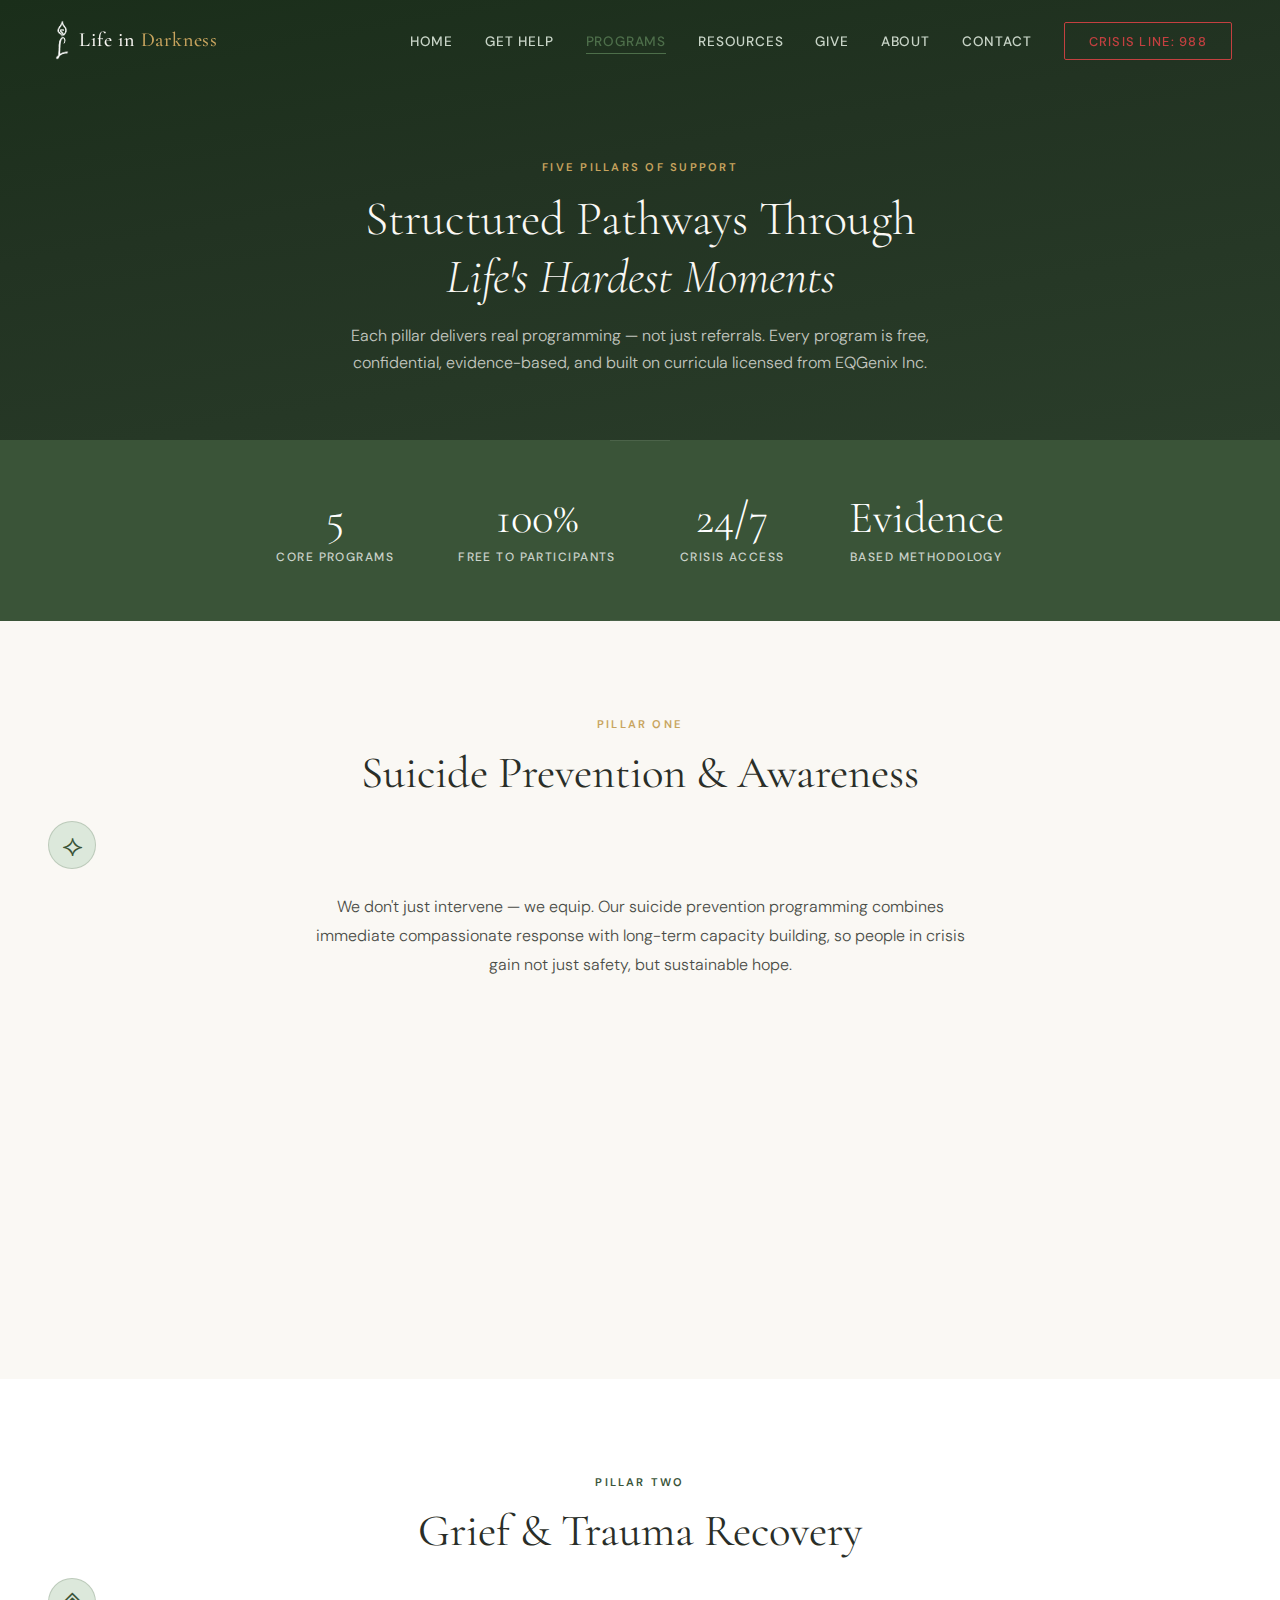
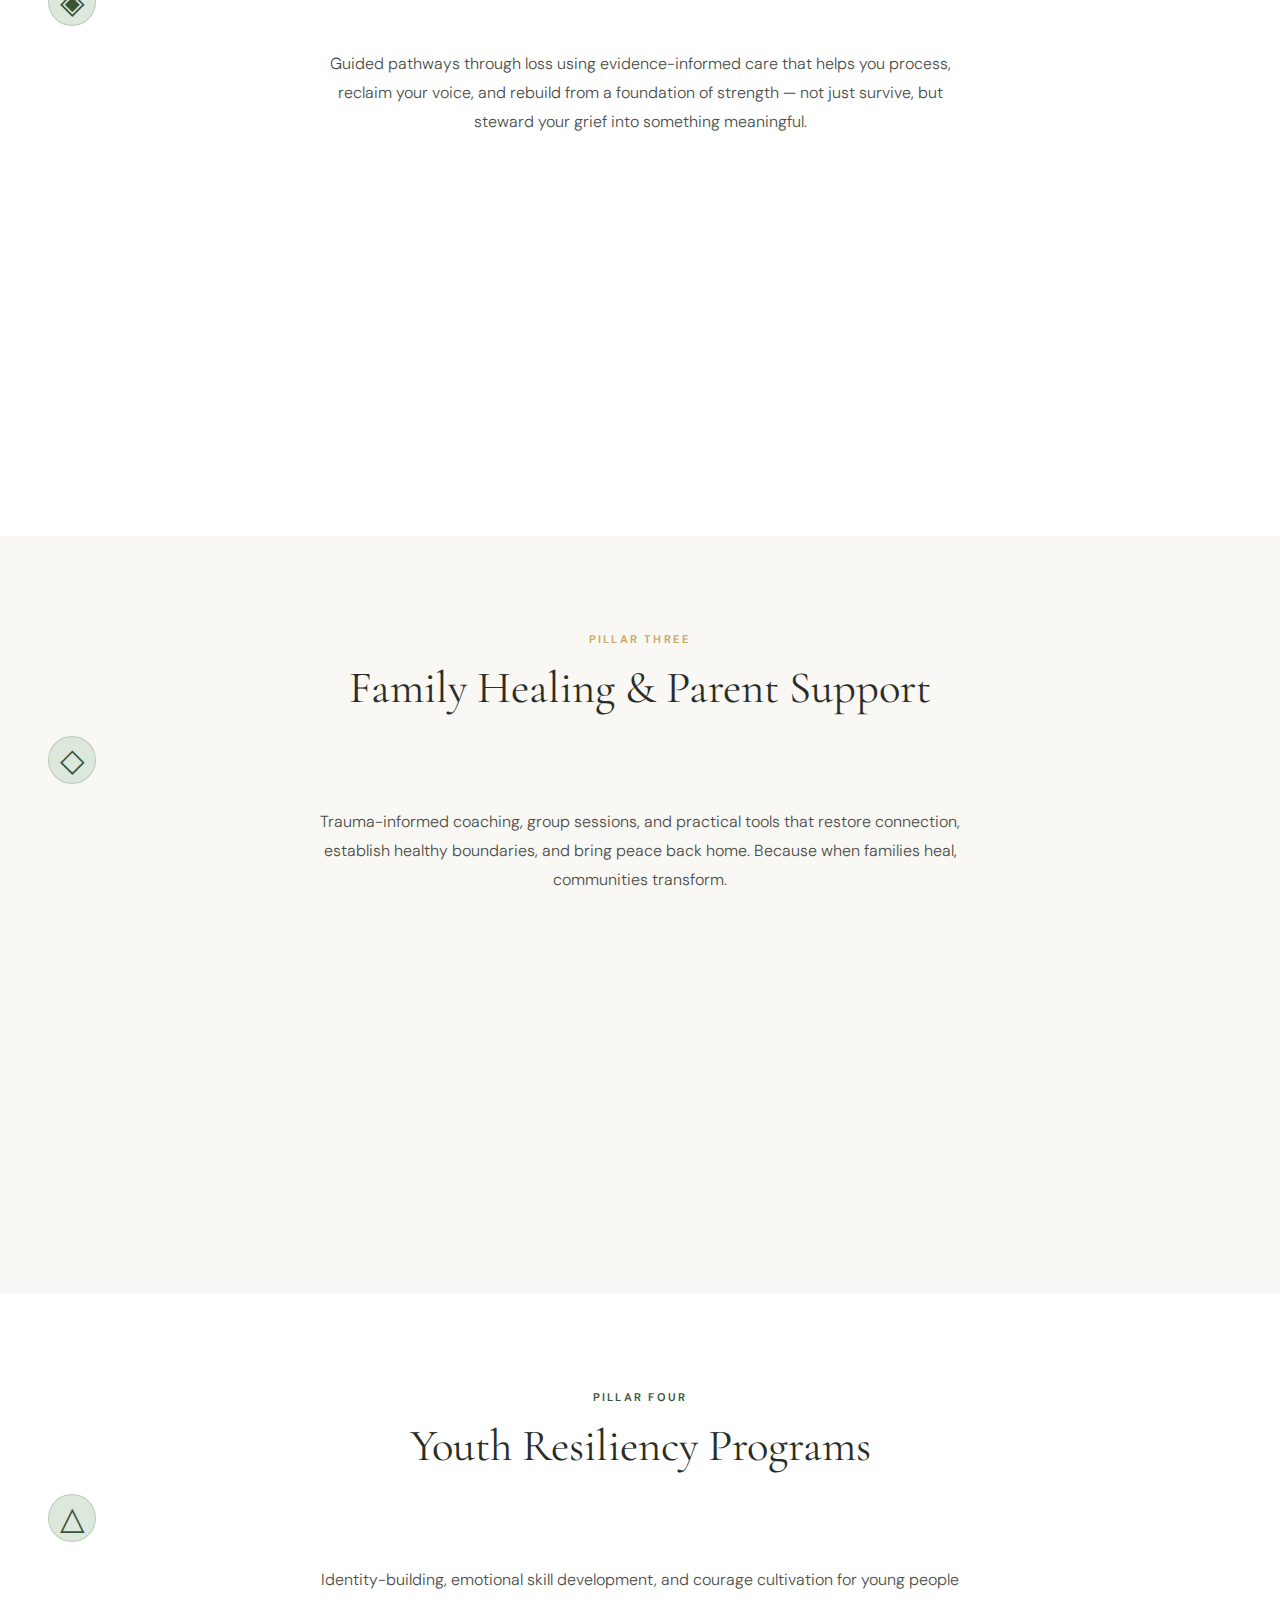
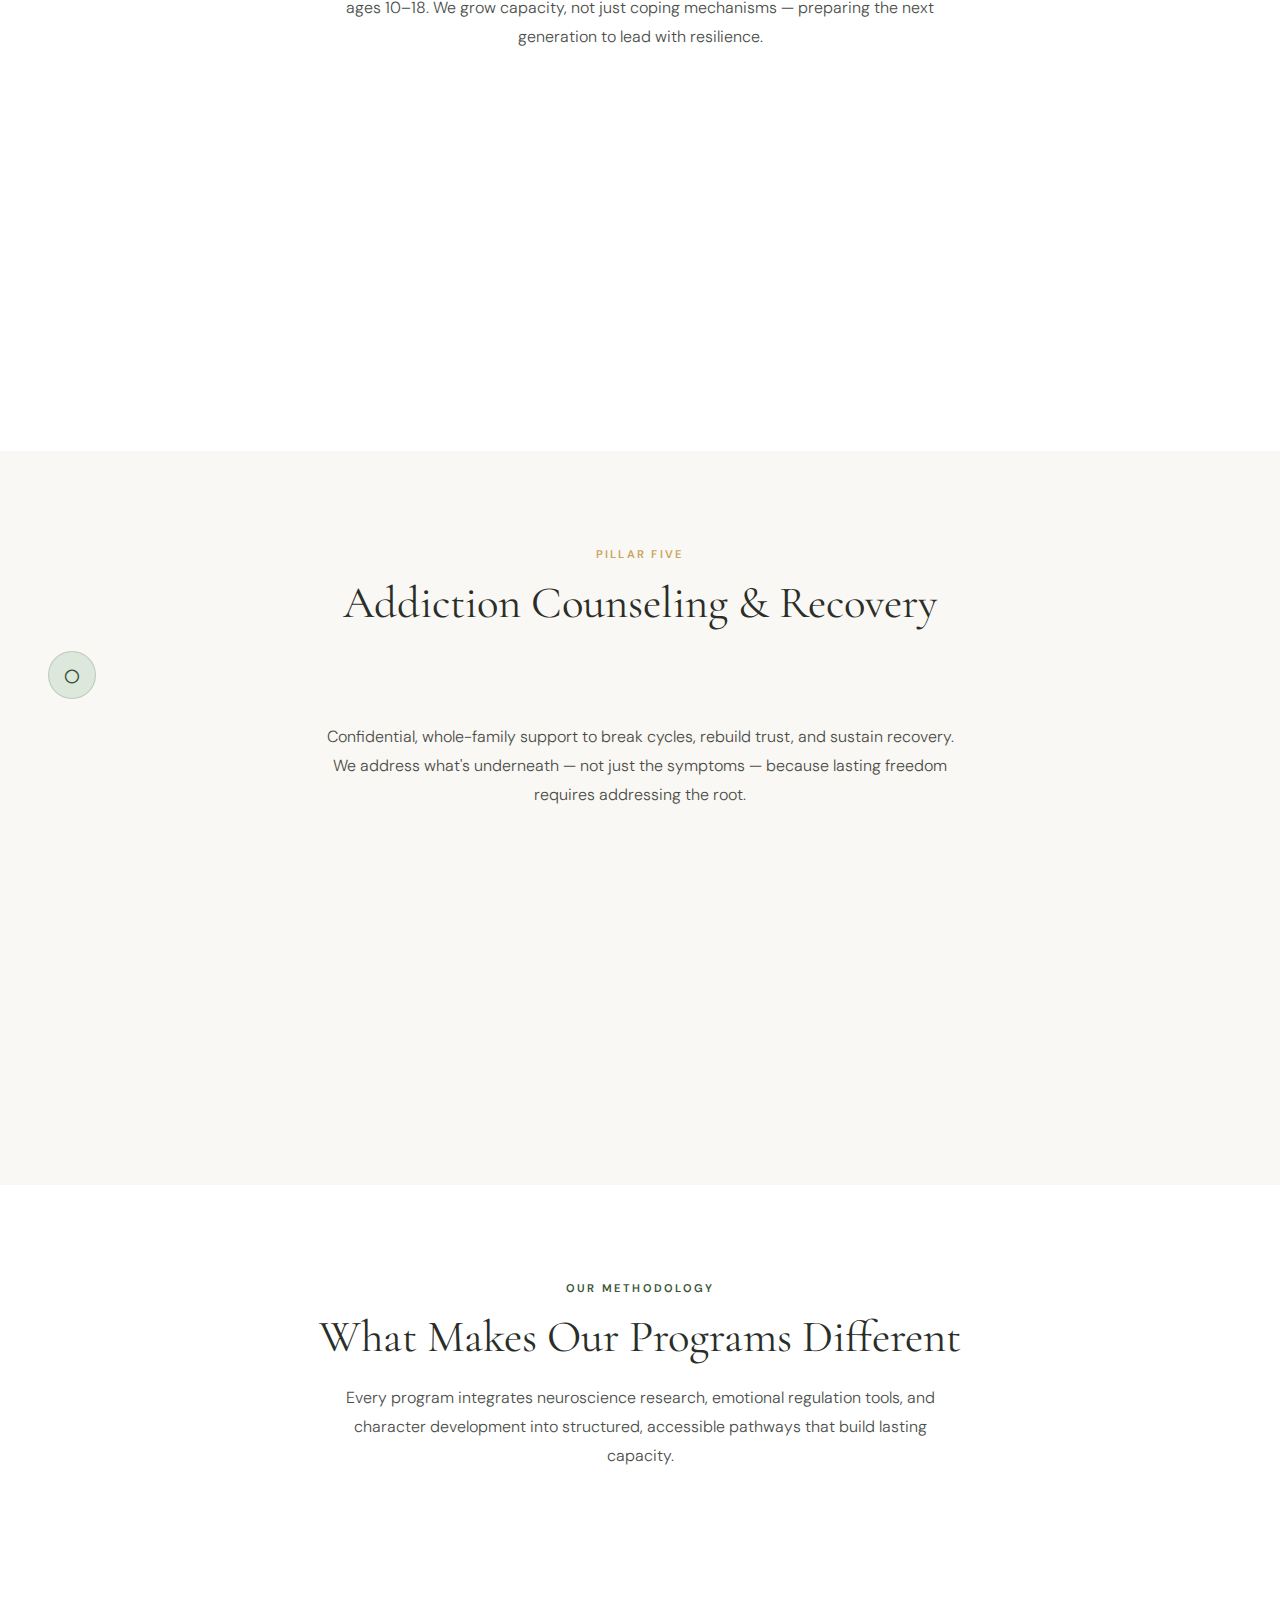
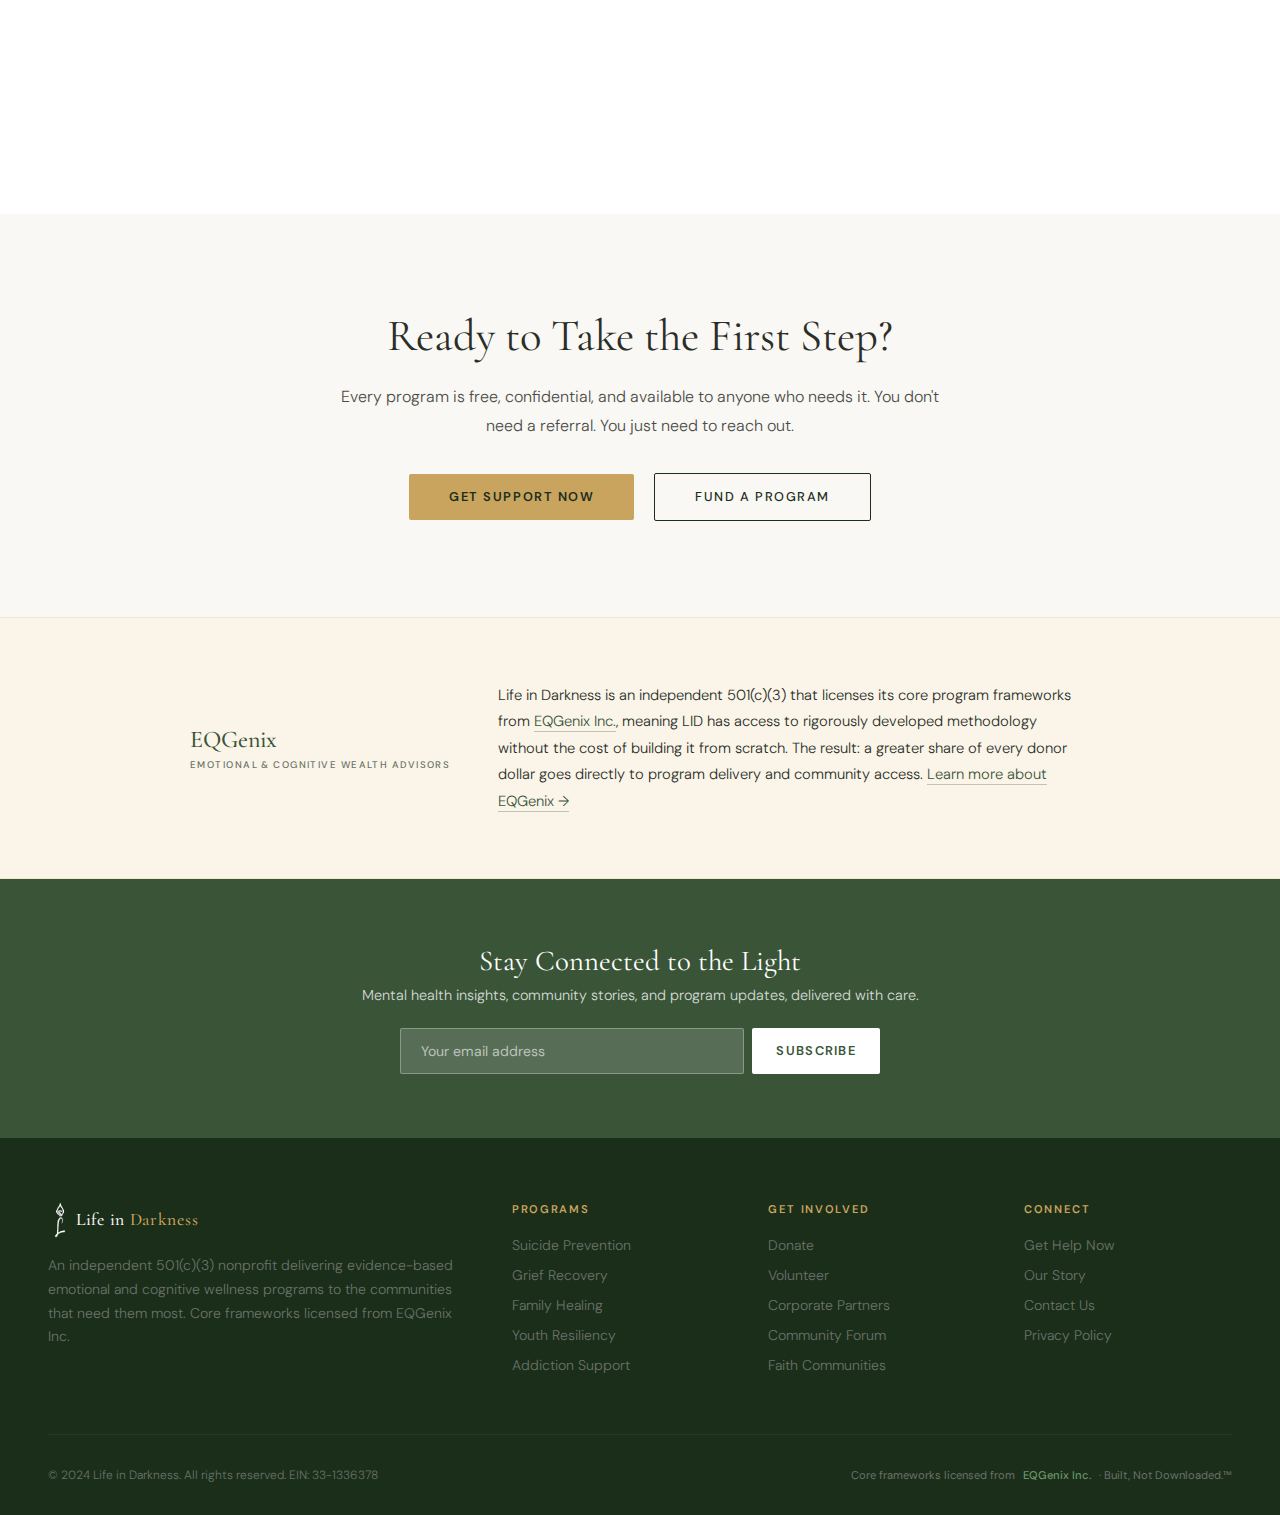
<file: programs.html>
<!DOCTYPE html>
<html lang="en">
<head>
  <meta charset="UTF-8">
  <meta name="viewport" content="width=device-width, initial-scale=1.0">
  <meta name="description" content="Life in Darkness offers five evidence-based programs: suicide prevention, grief recovery, family healing, youth resiliency, and addiction support — all free and confidential.">
  <title>Our Programs | Life in Darkness</title>
  <link rel="preconnect" href="https://fonts.googleapis.com">
  <link rel="preconnect" href="https://fonts.gstatic.com" crossorigin>
  <link href="https://fonts.googleapis.com/css2?family=Cormorant+Garamond:ital,wght@0,300;0,400;0,500;0,600;0,700;1,300;1,400&family=DM+Sans:ital,wght@0,300;0,400;0,500;0,600;0,700;1,400&display=swap" rel="stylesheet">
  <link rel="stylesheet" href="assets/css/style.css">
</head>
<body>
<nav class="nav" id="mainNav">
  <a href="index.html" class="nav-logo">
    <div class="nav-logo-icon"><img src="assets/images/logo.png" alt="Life in Darkness" class="nav-logo-img"></div>
    <div class="nav-logo-text">Life in <span>Darkness</span></div>
  </a>
  <ul class="nav-links">
    <li><a href="index.html">Home</a></li>
    <li><a href="help.html">Get Help</a></li>
    <li><a href="programs.html" class="active">Programs</a></li>
    <li><a href="resources.html">Resources</a></li>
    <li><a href="donate.html">Give</a></li>
    <li><a href="about.html">About</a></li>
    <li><a href="contact.html">Contact</a></li>
    <li><a href="tel:988" class="nav-cta">Crisis Line: 988</a></li>
  </ul>
  <button class="mobile-toggle" id="mobileToggle" aria-label="Toggle menu">
    <span></span><span></span><span></span>
  </button>
</nav>

<main>
  <section class="page-hero">
    <div class="section-label">Five Pillars of Support</div>
    <h1>Structured Pathways Through<br><em>Life's Hardest Moments</em></h1>
    <p>Each pillar delivers real programming — not just referrals. Every program is free, confidential, evidence-based, and built on curricula licensed from EQGenix Inc.</p>
  </section>

  <!-- IMPACT BAR -->
  <div class="impact-bar">
    <div class="impact-stat"><div class="impact-number">5</div><div class="impact-label">Core Programs</div></div>
    <div class="impact-stat"><div class="impact-number">100%</div><div class="impact-label">Free to Participants</div></div>
    <div class="impact-stat"><div class="impact-number">24/7</div><div class="impact-label">Crisis Access</div></div>
    <div class="impact-stat"><div class="impact-number">Evidence</div><div class="impact-label">Based Methodology</div></div>
  </div>

  <!-- PROGRAM 1: SUICIDE PREVENTION -->
  <section class="section section-dark" id="suicide-prevention">
    <div class="container" style="text-align:center;">
      <div class="section-label">Pillar One</div>
      <div class="section-title">Suicide Prevention &amp; Awareness</div>
      <div class="pillar-icon" style="font-size: 2rem; text-align: center; margin-bottom: 1.5rem;">⟡</div>
      <p class="section-desc" style="max-width:650px;margin-left:auto;margin-right:auto;">We don't just intervene — we equip. Our suicide prevention programming combines immediate compassionate response with long-term capacity building, so people in crisis gain not just safety, but sustainable hope.</p>
      <div class="pillars-grid" style="margin-top: 2.5rem;">
        <div class="pillar-card">
          <h3>Immediate Response</h3>
          <p>Compassionate crisis intervention with safety planning, risk assessment, and immediate connection to trained support. Available 24/7 through our crisis access line and community partners.</p>
        </div>
        <div class="pillar-card">
          <h3>Follow-Up Care</h3>
          <p>Structured check-ins and continued support in the days and weeks following a crisis. Research shows the period after a crisis event is critical — we don't disappear when the call ends.</p>
        </div>
        <div class="pillar-card">
          <h3>Hope Building</h3>
          <p>Long-term programming that rebuilds emotional capacity, strengthens identity, and cultivates reasons for living. Built on EQGenix's Resilience Architecture framework.</p>
        </div>
      </div>
    </div>
  </section>

  <!-- PROGRAM 2: GRIEF & TRAUMA -->
  <section class="section section-warm" id="grief-recovery">
    <div class="container" style="text-align:center;">
      <div class="section-label">Pillar Two</div>
      <div class="section-title">Grief &amp; Trauma Recovery</div>
      <div class="pillar-icon" style="font-size: 2rem; text-align: center; margin-bottom: 1.5rem;">◈</div>
      <p class="section-desc" style="max-width:650px;margin-left:auto;margin-right:auto;">Guided pathways through loss using evidence-informed care that helps you process, reclaim your voice, and rebuild from a foundation of strength — not just survive, but steward your grief into something meaningful.</p>
      <div class="pillars-grid" style="margin-top: 2.5rem;">
        <div class="pillar-card">
          <h3>Grief Stewardship</h3>
          <p>A structured approach to grief that treats it not as something to "get over" but as something to steward with intention. Guided journaling, group processing, and individual mentoring.</p>
        </div>
        <div class="pillar-card">
          <h3>Trauma-Informed Care</h3>
          <p>Every facilitator is trained in trauma-informed methodology. We meet people where they are — never rushing the process, never minimizing the pain.</p>
        </div>
        <div class="pillar-card">
          <h3>Caregiver Support</h3>
          <p>Dedicated programming for those who carry the weight of caring for others — including anticipatory grief, caregiver burnout, and the unique isolation of watching someone you love struggle.</p>
        </div>
      </div>
    </div>
  </section>

  <!-- PROGRAM 3: FAMILY HEALING -->
  <section class="section section-dark" id="family-healing">
    <div class="container" style="text-align:center;">
      <div class="section-label">Pillar Three</div>
      <div class="section-title">Family Healing &amp; Parent Support</div>
      <div class="pillar-icon" style="font-size: 2rem; text-align: center; margin-bottom: 1.5rem;">◇</div>
      <p class="section-desc" style="max-width:650px;margin-left:auto;margin-right:auto;">Trauma-informed coaching, group sessions, and practical tools that restore connection, establish healthy boundaries, and bring peace back home. Because when families heal, communities transform.</p>
      <div class="pillars-grid" style="margin-top: 2.5rem;">
        <div class="pillar-card">
          <h3>The Blended Family Project</h3>
          <p>Specialized training for blended and stepfamilies navigating the unique challenges of merging households, co-parenting dynamics, and building trust across complex family structures.</p>
        </div>
        <div class="pillar-card">
          <h3>Parent Coaching</h3>
          <p>Evidence-based parenting strategies rooted in emotional regulation and relational intelligence. Practical tools parents can implement immediately — not theory, but real change.</p>
        </div>
        <div class="pillar-card">
          <h3>Family Restoration</h3>
          <p>Facilitated family sessions that address communication breakdowns, unresolved trauma, and destructive patterns. We help families rebuild from the inside out.</p>
        </div>
      </div>
    </div>
  </section>

  <!-- PROGRAM 4: YOUTH RESILIENCY -->
  <section class="section section-warm" id="youth-resiliency">
    <div class="container" style="text-align:center;">
      <div class="section-label">Pillar Four</div>
      <div class="section-title">Youth Resiliency Programs</div>
      <div class="pillar-icon" style="font-size: 2rem; text-align: center; margin-bottom: 1.5rem;">△</div>
      <p class="section-desc" style="max-width:650px;margin-left:auto;margin-right:auto;">Identity-building, emotional skill development, and courage cultivation for young people ages 10–18. We grow capacity, not just coping mechanisms — preparing the next generation to lead with resilience.</p>
      <div class="pillars-grid" style="margin-top: 2.5rem;">
        <div class="pillar-card">
          <h3>Grit to Genius&trade;</h3>
          <p>A K–12 curriculum that builds cognitive sovereignty, emotional regulation, and effort tolerance through structured, age-appropriate modules. Available in both secular and faith-integrated versions.</p>
        </div>
        <div class="pillar-card">
          <h3>Identity &amp; Character Building</h3>
          <p>Helping young people discover who they are — not who algorithms tell them to be. Workshops on self-worth, purpose, digital resilience, and building an internal compass that AI can't replace.</p>
        </div>
        <div class="pillar-card">
          <h3>Mentor Connections</h3>
          <p>Pairing youth with trained mentors who model emotional intelligence, accountability, and character. Real relationship, real growth, real investment in each young person's future.</p>
        </div>
      </div>
    </div>
  </section>

  <!-- PROGRAM 5: ADDICTION -->
  <section class="section section-dark" id="addiction-support">
    <div class="container" style="text-align:center;">
      <div class="section-label">Pillar Five</div>
      <div class="section-title">Addiction Counseling &amp; Recovery</div>
      <div class="pillar-icon" style="font-size: 2rem; text-align: center; margin-bottom: 1.5rem;">○</div>
      <p class="section-desc" style="max-width:650px;margin-left:auto;margin-right:auto;">Confidential, whole-family support to break cycles, rebuild trust, and sustain recovery. We address what's underneath — not just the symptoms — because lasting freedom requires addressing the root.</p>
      <div class="pillars-grid" style="margin-top: 2.5rem;">
        <div class="pillar-card">
          <h3>Individual Recovery</h3>
          <p>One-on-one support that meets people wherever they are in their journey — from early awareness to sustained sobriety. No shame, no judgment, just structured pathways forward.</p>
        </div>
        <div class="pillar-card">
          <h3>Family Recovery</h3>
          <p>Addiction affects the entire family. Our programming equips family members with understanding, boundaries, and healing tools so the whole system can recover together.</p>
        </div>
        <div class="pillar-card">
          <h3>Relapse Prevention</h3>
          <p>Ongoing support and skill-building designed to strengthen emotional regulation and resilience architecture — the internal infrastructure that keeps people grounded when triggers arise.</p>
        </div>
      </div>
    </div>
  </section>

  <!-- OUR APPROACH -->
  <section class="section section-warm">
    <div class="container" style="text-align: center;">
      <div class="section-label">Our Methodology</div>
      <div class="section-title">What Makes Our Programs Different</div>
      <p class="section-desc" style="margin: 0 auto 2rem;">Every program integrates neuroscience research, emotional regulation tools, and character development into structured, accessible pathways that build lasting capacity.</p>
      <div class="process-steps">
        <div class="process-step">
          <h3>Assess</h3>
          <p>Compassionate intake that listens first and matches you to the right pathway — never a one-size-fits-all approach.</p>
        </div>
        <div class="process-step">
          <h3>Equip</h3>
          <p>Evidence-based tools and structured curriculum delivered by trained facilitators who understand what you're facing.</p>
        </div>
        <div class="process-step">
          <h3>Support</h3>
          <p>Ongoing mentorship, community connection, and follow-up care that doesn't disappear after the program ends.</p>
        </div>
        <div class="process-step">
          <h3>Sustain</h3>
          <p>Long-term capacity building that transforms participants from survivors into builders — equipped to help others.</p>
        </div>
      </div>
    </div>
  </section>

  <!-- CTA -->
  <section class="section section-dark" style="text-align: center;">
    <div class="container" style="text-align:center;">
      <div class="section-title">Ready to Take the First Step?</div>
      <p class="section-desc" style="margin: 0 auto 2rem;">Every program is free, confidential, and available to anyone who needs it. You don't need a referral. You just need to reach out.</p>
      <a href="help.html" class="btn-primary" style="display: inline-block; margin-right: 1rem;">Get Support Now</a>
      <a href="donate.html" class="btn-secondary" style="display: inline-block;">Fund a Program</a>
    </div>
  </section>

  <!-- NEWSLETTER -->
  <!-- EQGENIX BRIDGE -->
  <section class="eqgenix-bridge">
    <div class="bridge-inner">
      <div>
        <div class="bridge-logo">EQGenix</div>
        <div class="bridge-logo-sub">Emotional &amp; Cognitive Wealth Advisors</div>
      </div>
      <div class="bridge-text">
        <p>Life in Darkness is an independent 501(c)(3) that licenses its core program frameworks from <a href="https://www.eqgenix.com" target="_blank" rel="noopener">EQGenix Inc.</a>, meaning LID has access to rigorously developed methodology without the cost of building it from scratch. The result: a greater share of every donor dollar goes directly to program delivery and community access. <a href="https://www.eqgenix.com" target="_blank" rel="noopener">Learn more about EQGenix &rarr;</a></p>
      </div>
    </div>
  </section>

  <section class="newsletter">
    <h3>Stay Connected to the Light</h3>
    <p>Mental health insights, community stories, and program updates, delivered with care.</p>
    <form name="newsletter" method="POST" data-netlify="true" class="newsletter-form"><input type="hidden" name="form-name" value="newsletter">
      <input type="email" name="email" placeholder="Your email address" aria-label="Email address" required>
      <button type="submit">Subscribe</button>
    </form>
  </section>

</main>

<footer class="footer">
  <div class="footer-grid">
    <div class="footer-brand">
      <div style="display: flex; align-items: center; gap: 0.35rem;">
        <div class="nav-logo-icon" style="width: 24px; height: 36px;"><img src="assets/images/logo.png" alt="Life in Darkness" class="nav-logo-img"></div>
        <div class="nav-logo-text" style="font-size: 1.1rem;">Life in <span>Darkness</span></div>
      </div>
      <p>An independent 501(c)(3) nonprofit delivering evidence-based emotional and cognitive wellness programs to the communities that need them most. Core frameworks licensed from EQGenix Inc.</p>
    </div>
    <div class="footer-col">
      <h4>Programs</h4>
      <a href="programs.html#suicide-prevention">Suicide Prevention</a>
      <a href="programs.html#grief-recovery">Grief Recovery</a>
      <a href="programs.html#family-healing">Family Healing</a>
      <a href="programs.html#youth-resiliency">Youth Resiliency</a>
      <a href="programs.html#addiction-support">Addiction Support</a>
    </div>
    <div class="footer-col">
      <h4>Get Involved</h4>
      <a href="donate.html">Donate</a>
      <a href="volunteer.html">Volunteer</a>
      <a href="partners.html">Corporate Partners</a>
      <a href="resources.html#community">Community Forum</a>
      <a href="faith.html">Faith Communities</a>
    </div>
    <div class="footer-col">
      <h4>Connect</h4>
      <a href="help.html">Get Help Now</a>
      <a href="about.html">Our Story</a>
      <a href="contact.html">Contact Us</a>
      <a href="privacy.html">Privacy Policy</a>
    </div>
  </div>
  <div class="footer-bottom">
    <p>&copy; 2024 Life in Darkness. All rights reserved. EIN: 33-1336378</p>
    <div class="footer-powered">
      Core frameworks licensed from <a href="https://www.eqgenix.com" target="_blank" rel="noopener">EQGenix Inc.</a> &middot; Built, Not Downloaded.&trade;
    </div>
  </div>
</footer>

<script src="assets/js/main.js"></script>
</body>
</html>
</file>
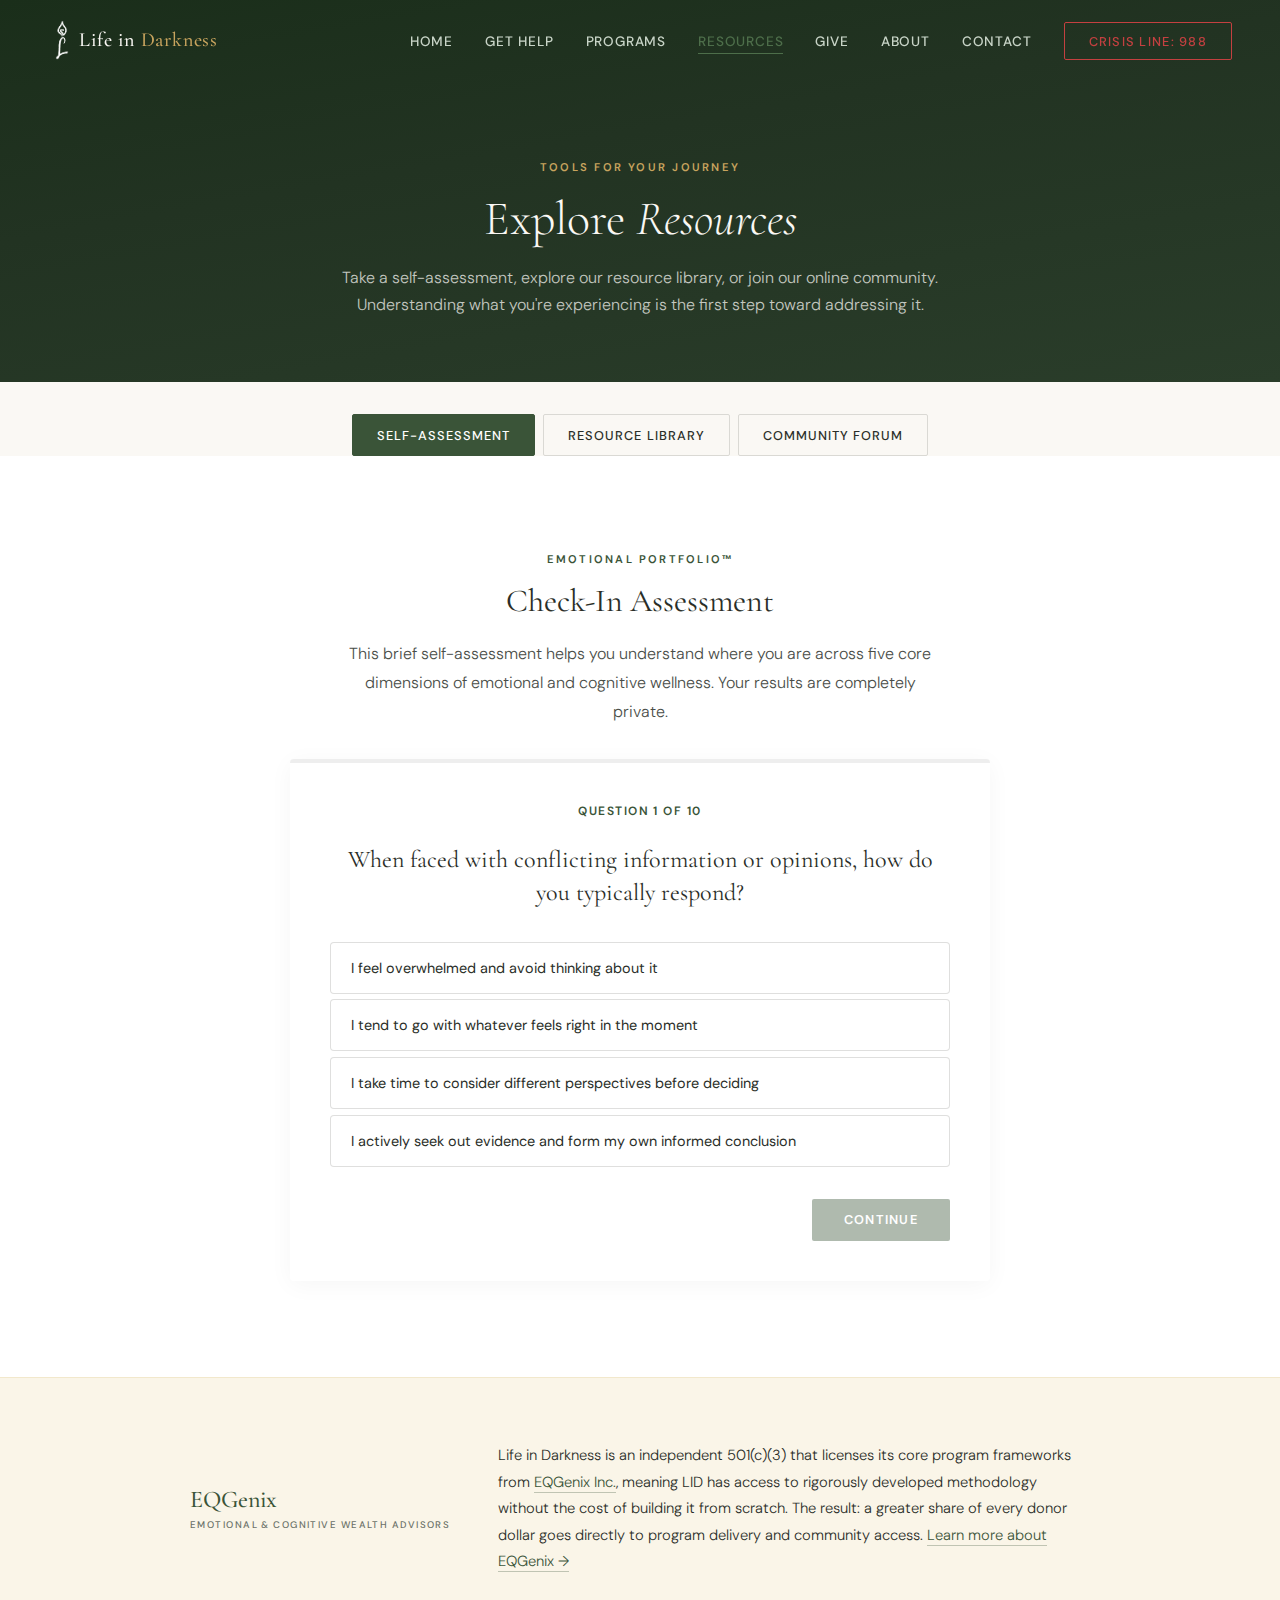
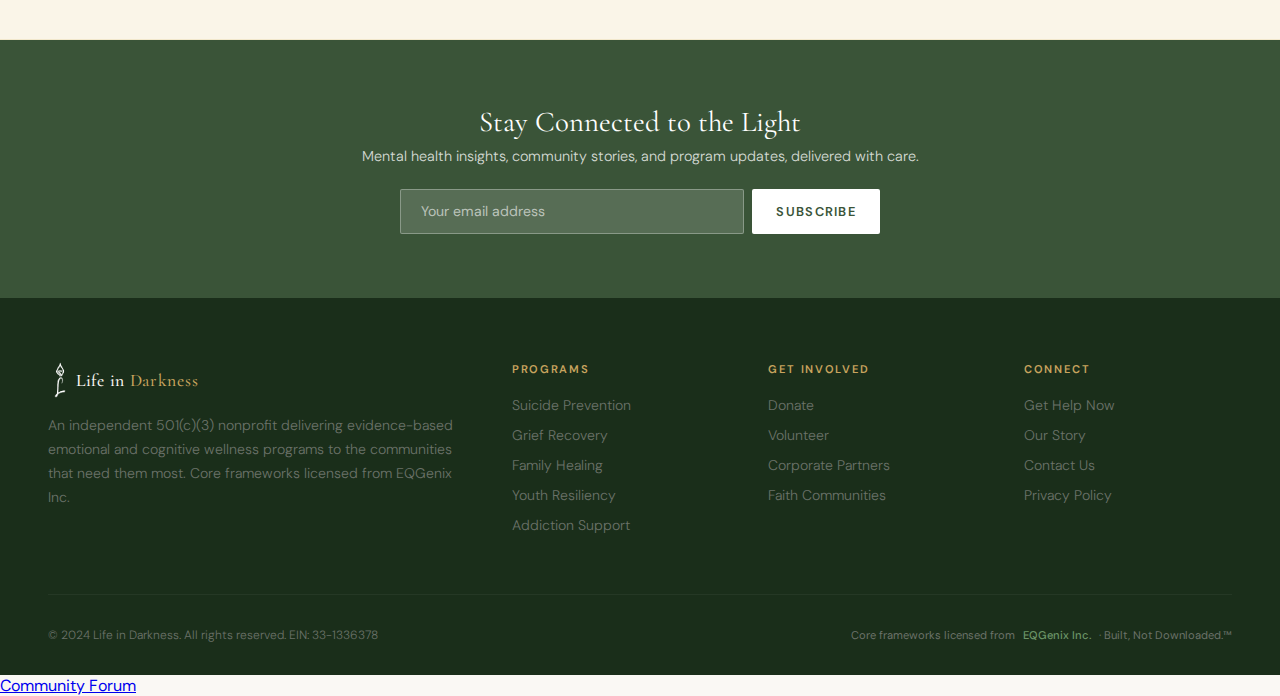
<file: resources.html>
<!DOCTYPE html>
<html lang="en">
<head>
  <meta charset="UTF-8">
  <meta name="viewport" content="width=device-width, initial-scale=1.0">
  <meta name="description" content="Explore free resources from Life in Darkness: self-assessments, resource library, and community forum.">
  <title>Explore Resources | Life in Darkness</title>
  <link rel="preconnect" href="https://fonts.googleapis.com">
  <link rel="preconnect" href="https://fonts.gstatic.com" crossorigin>
  <link href="https://fonts.googleapis.com/css2?family=Cormorant+Garamond:ital,wght@0,300;0,400;0,500;0,600;0,700;1,300;1,400&family=DM+Sans:ital,wght@0,300;0,400;0,500;0,600;0,700;1,400&display=swap" rel="stylesheet">
  <link rel="stylesheet" href="assets/css/style.css">
  <style>
.res-tabs{display:flex;justify-content:center;gap:.5rem;padding:2rem 1.5rem 0;max-width:800px;margin:0 auto}
.res-tab{padding:.7rem 1.5rem;font-family:'DM Sans',sans-serif;font-size:.8rem;font-weight:500;letter-spacing:.08em;text-transform:uppercase;border:1px solid rgba(42,37,32,.15);background:transparent;color:var(--text-dark);border-radius:2px;cursor:pointer;transition:all .3s}
.res-tab:hover{border-color:var(--lid-green);color:var(--lid-green)}
.res-tab.active{background:var(--lid-green);color:var(--white);border-color:var(--lid-green)}
.res-panel{display:none}.res-panel.active{display:block}
.assessment-card{max-width:700px;margin:2rem auto 0;background:var(--white);border-radius:4px;box-shadow:0 4px 24px rgba(0,0,0,.04);overflow:hidden}
.assessment-progress{height:4px;background:rgba(42,37,32,.08)}
.assessment-progress-fill{height:100%;width:0;background:var(--lid-green);transition:width .4s ease}
.assessment-body{padding:2.5rem}
.question-counter{font-family:'DM Sans',sans-serif;font-size:.75rem;font-weight:600;letter-spacing:.12em;text-transform:uppercase;color:var(--lid-green);margin-bottom:1.5rem}
.question-text{font-family:'Cormorant Garamond',serif;font-size:1.5rem;font-weight:400;color:var(--text-dark);line-height:1.4;margin-bottom:2rem}
.options{display:flex;flex-direction:column;gap:.35rem}
.option-btn,.option{display:block;width:100%;padding:1rem 1.25rem;text-align:left;font-family:'DM Sans',sans-serif;font-size:.9rem;color:var(--text-dark);background:var(--white);border:1px solid rgba(42,37,32,.15);border-radius:4px;cursor:pointer;transition:all .2s}
.option-btn:hover,.option:hover{border-color:var(--lid-green);background:var(--lid-green-tint)}
.option-btn.selected,.option.selected{border-color:var(--lid-green);background:var(--lid-green);color:var(--white)}
.assessment-nav{display:flex;justify-content:space-between;margin-top:2rem;gap:1rem}
.btn-back,.btn-next,.btn-retake,.btn-join{padding:.8rem 2rem;font-family:'DM Sans',sans-serif;font-size:.8rem;font-weight:600;letter-spacing:.1em;text-transform:uppercase;border:none;border-radius:2px;cursor:pointer;transition:all .3s}
.btn-next,.btn-submit{background:var(--lid-green);color:var(--white);margin-left:auto}
.btn-next:disabled{opacity:.4;cursor:not-allowed}
.btn-next:not(:disabled):hover{background:var(--lid-green-light)}
.btn-back{background:transparent;color:var(--text-dark);border:1px solid rgba(42,37,32,.15)}
.btn-back:hover{border-color:var(--lid-green);color:var(--lid-green)}
.btn-retake{background:transparent;color:var(--lid-green);border:1px solid var(--lid-green);margin-top:1.5rem}
.btn-retake:hover{background:var(--lid-green);color:var(--white)}
.hidden{display:none!important}
.results-container{display:none;text-align:center}.results-container.active{display:block}
.results-header h2{font-family:'Cormorant Garamond',serif;font-size:1.8rem;font-weight:400;color:var(--text-dark)}
.results-header p{color:var(--text-mid);margin-top:.5rem}
.score-ring{position:relative;width:160px;height:160px;margin:2rem auto}
.score-ring svg{width:100%;height:100%;transform:rotate(-90deg)}
.score-ring .bg{fill:none;stroke:rgba(42,37,32,.08);stroke-width:8}
.score-ring .fill{fill:none;stroke:var(--lid-green);stroke-width:8;stroke-linecap:round;stroke-dasharray:440;stroke-dashoffset:440;transition:stroke-dashoffset 1.5s ease}
.score-label{position:absolute;top:50%;left:50%;transform:translate(-50%,-50%);text-align:center}
.score-label .number{font-family:'Cormorant Garamond',serif;font-size:2.5rem;font-weight:500;color:var(--lid-green)}
.score-label .of{font-size:.75rem;color:var(--text-mid)}
.pillar-scores{display:flex;flex-direction:column;gap:1rem;margin-top:2rem;text-align:left}
.pillar-row{display:flex;align-items:center;gap:1rem}
.pillar-name{width:180px;font-size:.85rem;font-weight:500;color:var(--text-dark);text-align:right}
.pillar-bar-bg{flex:1;height:8px;background:rgba(42,37,32,.08);border-radius:4px;overflow:hidden}
.pillar-bar-fill{height:100%;background:var(--lid-green);border-radius:4px;transition:width 1s ease}
.pillar-val{width:40px;font-size:.8rem;color:var(--lid-green);font-weight:600}
.results-message{margin-top:2rem;padding:1.5rem;background:var(--lid-green-tint);border-radius:4px;text-align:left}
.results-message h3{font-family:'Cormorant Garamond',serif;font-size:1.2rem;color:var(--lid-green);margin-bottom:.5rem}
.results-message p{font-size:.9rem;line-height:1.6;color:var(--text-dark)}
.filter-row{display:flex;flex-wrap:wrap;justify-content:center;gap:.5rem;margin:2rem 0}
.filter-btn{padding:.5rem 1.25rem;font-family:'DM Sans',sans-serif;font-size:.75rem;font-weight:500;letter-spacing:.06em;text-transform:uppercase;border:1px solid rgba(42,37,32,.12);background:transparent;color:var(--text-dark);border-radius:2px;cursor:pointer;transition:all .3s}
.filter-btn:hover{border-color:var(--lid-green);color:var(--lid-green)}
.filter-btn.active{background:var(--lid-green);color:var(--white);border-color:var(--lid-green)}
.resource-grid{display:grid;grid-template-columns:repeat(3,1fr);gap:1.5rem}
.resource-card{background:var(--white);border:1px solid rgba(42,37,32,.08);border-radius:4px;overflow:hidden;transition:all .3s}
.resource-card:hover{transform:translateY(-3px);box-shadow:0 8px 30px rgba(0,0,0,.06)}
.resource-card-top{height:4px}
.resource-card-top.grief{background:var(--lid-green)}
.resource-card-top.resilience{background:var(--warm-gold)}
.resource-card-top.family{background:#7a6e5d}
.resource-card-top.faith{background:#8b6fa3}
.resource-card-top.veterans{background:#5a7a8b}
.resource-card-body{padding:1.75rem}
.resource-tag{display:inline-block;font-size:.65rem;font-weight:600;letter-spacing:.1em;text-transform:uppercase;color:var(--lid-green);background:var(--lid-green-tint);padding:.25rem .6rem;border-radius:2px;margin-bottom:.75rem}
.resource-card h3{font-family:'Cormorant Garamond',serif;font-size:1.2rem;font-weight:500;color:var(--text-dark);margin-bottom:.5rem}
.resource-card p{font-size:.85rem;line-height:1.6;color:var(--text-mid)}
.resource-type{display:flex;align-items:center;gap:.4rem;margin-top:1rem;font-size:.7rem;font-weight:600;letter-spacing:.06em;text-transform:uppercase;color:var(--warm-gold)}
.resource-type svg{width:16px;height:16px}
.resource-meta{display:flex;justify-content:space-between;align-items:center;margin-top:1rem}
.resource-link{font-family:'DM Sans',sans-serif;font-size:.8rem;font-weight:600;color:var(--lid-green);text-decoration:none;letter-spacing:.04em}
.resource-link:hover{text-decoration:underline}
@keyframes fadeIn{from{opacity:0;transform:translateY(10px)}to{opacity:1;transform:translateY(0)}}
.fade-in{animation:fadeIn .4s ease forwards;opacity:0}
.community-grid{display:grid;grid-template-columns:repeat(3,1fr);gap:1.5rem;margin-top:2rem}
.forum-card{background:var(--white);border:1px solid rgba(42,37,32,.08);border-radius:4px;padding:1.75rem;transition:all .3s}
.forum-card:hover{transform:translateY(-3px);box-shadow:0 8px 30px rgba(0,0,0,.06)}
.forum-icon{width:40px;height:40px;margin-bottom:1rem}
.forum-icon svg{width:100%;height:100%;fill:none;stroke:var(--lid-green);stroke-width:1.5;stroke-linecap:round;stroke-linejoin:round}
.forum-card h3{font-family:'Cormorant Garamond',serif;font-size:1.2rem;font-weight:500;color:var(--text-dark);margin-bottom:.5rem}
.forum-card p{font-size:.85rem;line-height:1.6;color:var(--text-mid)}
.forum-stats{display:flex;gap:1.25rem;margin-top:1rem}
.forum-stat{display:flex;align-items:center;gap:.35rem;font-size:.7rem;font-weight:500;color:var(--text-mid)}
.forum-stat svg{width:14px;height:14px;fill:none;stroke:var(--lid-green);stroke-width:1.5;stroke-linecap:round;stroke-linejoin:round}
.join-banner{margin-top:3rem;padding:3rem;background:var(--lid-green);border-radius:4px;text-align:center;color:var(--white)}
.join-banner h2{font-family:'Cormorant Garamond',serif;font-size:2rem;font-weight:400;margin-bottom:.75rem}
.join-banner p{font-size:.95rem;opacity:.85;margin-bottom:1.5rem}
.btn-join{background:var(--white);color:var(--lid-green);padding:.8rem 2rem;border:none;border-radius:2px;font-family:'DM Sans',sans-serif;font-size:.8rem;font-weight:600;letter-spacing:.1em;text-transform:uppercase;cursor:pointer;transition:all .3s}
.btn-join:hover{background:var(--cream)}
.forum-card{cursor:pointer}
/* Forum Detail View */
.forum-detail{display:none}
.forum-detail.active{display:block}
.community-main{display:block}
.community-main.hidden{display:none}
.forum-back{display:inline-flex;align-items:center;gap:.5rem;font-family:'DM Sans',sans-serif;font-size:.85rem;font-weight:500;color:var(--lid-green);cursor:pointer;background:none;border:none;padding:.5rem 0;margin-bottom:1rem;transition:opacity .2s}
.forum-back:hover{opacity:.7}
.forum-detail-header{margin-bottom:2.5rem;padding-bottom:2rem;border-bottom:1px solid rgba(42,37,32,.08);text-align:center}
.forum-detail-header h2{font-family:'Cormorant Garamond',serif;font-size:2rem;font-weight:400;color:var(--text-dark)}
.forum-detail-header p{color:var(--text-mid);margin-top:.5rem;max-width:600px;margin-left:auto;margin-right:auto}
.forum-detail-stats{display:flex;justify-content:center;gap:2rem;margin-top:1rem}
.forum-detail-stats .forum-stat{font-size:.8rem}
/* New Thread */
.new-thread-form{background:var(--white);border:1px solid rgba(42,37,32,.1);border-radius:4px;padding:2rem;margin-bottom:2.5rem}
.new-thread-form h4{font-family:'Cormorant Garamond',serif;font-size:1.1rem;color:var(--lid-green);margin-bottom:1.25rem}
.new-thread-form input,.new-thread-form textarea{width:100%;padding:.75rem 1rem;font-family:'DM Sans',sans-serif;font-size:.9rem;border:1px solid rgba(42,37,32,.12);border-radius:4px;background:var(--white);color:var(--text-dark);outline:none;transition:border-color .3s;box-sizing:border-box;margin-top:.75rem}
.new-thread-form input:focus,.new-thread-form textarea:focus{border-color:var(--lid-green)}
.new-thread-form textarea{min-height:80px;resize:vertical;margin-top:.75rem}
.new-thread-form button{margin-top:.75rem;padding:.6rem 1.5rem;background:var(--lid-green);color:var(--white);border:none;border-radius:2px;font-family:'DM Sans',sans-serif;font-size:.75rem;font-weight:600;letter-spacing:.08em;text-transform:uppercase;cursor:pointer;transition:background .3s}
.new-thread-form button:hover{background:var(--lid-green-light)}
/* Thread Cards */
.thread-list{display:flex;flex-direction:column;gap:1.25rem}
.thread-card{background:var(--white);border:1px solid rgba(42,37,32,.08);border-radius:4px;padding:1.75rem;cursor:pointer;transition:all .2s}
.thread-card:hover{border-color:var(--lid-green);box-shadow:0 4px 16px rgba(0,0,0,.04)}
.thread-card h4{font-family:'Cormorant Garamond',serif;font-size:1.15rem;font-weight:500;color:var(--text-dark);margin-bottom:.35rem}
.thread-card p{font-size:.85rem;color:var(--text-mid);line-height:1.5}
.thread-meta{display:flex;gap:1.5rem;margin-top:.75rem;font-size:.7rem;color:var(--text-mid)}
.thread-meta span{display:flex;align-items:center;gap:.3rem}
/* Thread Detail / Comments */
.thread-view{display:none}
.thread-view.active{display:block}
.thread-list-view{display:block}
.thread-list-view.hidden{display:none}
.thread-view-header{margin-bottom:1.5rem}
.thread-view-header h3{font-family:'Cormorant Garamond',serif;font-size:1.5rem;font-weight:400;color:var(--text-dark)}
.thread-view-header p{font-size:.9rem;color:var(--text-mid);line-height:1.6;margin-top:.75rem}
.thread-view-meta{font-size:.7rem;color:var(--text-mid);margin-top:.5rem}
.comment-list{display:flex;flex-direction:column;gap:1rem;margin-top:1.5rem}
.comment{background:var(--white);border:1px solid rgba(42,37,32,.06);border-radius:4px;padding:1.25rem}
.comment-author{font-family:'DM Sans',sans-serif;font-size:.8rem;font-weight:600;color:var(--lid-green)}
.comment-time{font-size:.7rem;color:var(--text-mid);margin-left:.5rem;font-weight:400}
.comment-text{font-size:.9rem;color:var(--text-dark);line-height:1.6;margin-top:.5rem}
.comment-form{margin-top:1.5rem;background:var(--white);border:1px solid rgba(42,37,32,.1);border-radius:4px;padding:1.25rem}
.comment-form h4{font-family:'Cormorant Garamond',serif;font-size:1rem;color:var(--lid-green);margin-bottom:.75rem}
.comment-form input{width:100%;padding:.6rem .75rem;font-family:'DM Sans',sans-serif;font-size:.85rem;border:1px solid rgba(42,37,32,.12);border-radius:4px;background:var(--white);color:var(--text-dark);outline:none;margin-bottom:.5rem;box-sizing:border-box}
.comment-form textarea{width:100%;padding:.6rem .75rem;font-family:'DM Sans',sans-serif;font-size:.85rem;border:1px solid rgba(42,37,32,.12);border-radius:4px;background:var(--white);color:var(--text-dark);outline:none;min-height:80px;resize:vertical;box-sizing:border-box}
.comment-form input:focus,.comment-form textarea:focus{border-color:var(--lid-green)}
.comment-form button{margin-top:.75rem;padding:.6rem 1.5rem;background:var(--lid-green);color:var(--white);border:none;border-radius:2px;font-family:'DM Sans',sans-serif;font-size:.75rem;font-weight:600;letter-spacing:.08em;text-transform:uppercase;cursor:pointer;transition:background .3s}
.comment-form button:hover{background:var(--lid-green-light)}
@media(max-width:768px){.res-tabs{flex-direction:column}.resource-grid,.community-grid{grid-template-columns:1fr}.pillar-name{width:120px;font-size:.75rem}}
  </style>
</head>
<body>
<nav class="nav" id="mainNav">
  <a href="index.html" class="nav-logo">
    <div class="nav-logo-icon"><img src="assets/images/logo.png" alt="Life in Darkness" class="nav-logo-img"></div>
    <div class="nav-logo-text">Life in <span>Darkness</span></div>
  </a>
  <ul class="nav-links">
    <li><a href="index.html">Home</a></li>
    <li><a href="help.html">Get Help</a></li>
    <li><a href="programs.html">Programs</a></li>
    <li><a href="resources.html" class="active">Resources</a></li>
    <li><a href="donate.html">Give</a></li>
    <li><a href="about.html">About</a></li>
    <li><a href="contact.html">Contact</a></li>
    <li><a href="tel:988" class="nav-cta">Crisis Line: 988</a></li>
  </ul>
  <button class="mobile-toggle" id="mobileToggle" aria-label="Toggle menu"><span></span><span></span><span></span></button>
</nav>
<main>
  <section class="page-hero">
    <div class="section-label">Tools for Your Journey</div>
    <h1>Explore <em>Resources</em></h1>
    <p>Take a self-assessment, explore our resource library, or join our online community. Understanding what you're experiencing is the first step toward addressing it.</p>
  </section>
  <div class="res-tabs">
    <button class="res-tab active" data-tab="assessment">Self-Assessment</button>
    <button class="res-tab" data-tab="library">Resource Library</button>
    <button class="res-tab" data-tab="community">Community Forum</button>
  </div>
  <section class="section section-warm res-panel active" id="assessment">
    <div class="container" style="text-align:center;">
      <div class="section-label">Emotional Portfolio™</div>
      <div class="section-title" style="font-size:2rem;">Check-In Assessment</div>
      <p class="section-desc" style="max-width:600px;margin-left:auto;margin-right:auto;">This brief self-assessment helps you understand where you are across five core dimensions of emotional and cognitive wellness. Your results are completely private.</p>
      <div class="assessment-card">
        <div class="assessment-progress"><div class="assessment-progress-fill" id="progressFill"></div></div>
        <div class="assessment-body">
          <div id="questionsContainer">
            <div class="question-counter" id="questionCounter">Question 1 of 10</div>
            <div class="question-text" id="questionText"></div>
            <div class="options" id="optionsContainer"></div>
            <div class="assessment-nav">
              <button class="btn-back hidden" id="btnBack" onclick="prevQuestion()">← Back</button>
              <button class="btn-next" id="btnNext" onclick="nextQuestion()" disabled>Continue</button>
            </div>
          </div>
          <div class="results-container" id="resultsContainer">
            <div class="results-header"><h2>Your Emotional Portfolio™ Snapshot</h2><p>Here's where you stand across the five pillars</p></div>
            <div class="score-ring"><svg viewBox="0 0 160 160"><circle class="bg" cx="80" cy="80" r="70"/><circle class="fill" id="scoreCircle" cx="80" cy="80" r="70"/></svg><div class="score-label"><div class="number" id="totalScore">0</div><div class="of">out of 50</div></div></div>
            <div class="pillar-scores" id="pillarScores"></div>
            <div class="results-message" id="resultsMessage"></div>
            <button class="btn-retake" onclick="retakeAssessment()">Retake Assessment</button>
          </div>
        </div>
      </div>
    </div>
  </section>
  <section class="section section-dark res-panel" id="library">
    <div class="container" style="text-align:center;">
      <div class="section-label">Evidence-Based Tools</div>
      <div class="section-title" style="font-size:2rem;">Resource Library</div>
      <p class="section-desc" style="max-width:600px;margin-left:auto;margin-right:auto;">Guides, worksheets, and tools to support your journey toward emotional and cognitive wellness.</p>
      <div class="filter-row">
        <button class="filter-btn active" data-filter="all">All Resources</button>
        <button class="filter-btn" data-filter="grief">Grief Recovery</button>
        <button class="filter-btn" data-filter="resilience">Resilience</button>
        <button class="filter-btn" data-filter="family">Family Healing</button>
        <button class="filter-btn" data-filter="faith">Faith &amp; Stewardship</button>
        <button class="filter-btn" data-filter="veterans">Veterans</button>
      </div>
      <div class="resource-grid" id="resourceGrid" style="text-align:left;"></div>
    </div>
  </section>
  <section class="section section-warm res-panel" id="community">
    <div class="container" style="text-align:center;">
      <div id="communityHeader">
        <div class="section-label">Find Your People</div>
        <div class="section-title" style="font-size:2rem;">Community Forum</div>
        <p class="section-desc" style="max-width:600px;margin-left:auto;margin-right:auto;">Connect with others on the same journey. Share your story, ask questions, and find encouragement in a safe, moderated space.</p>
      </div>

      <!-- FORUM GRID (main view) -->
      <div id="communityMain" class="community-main" style="text-align:left;">
        <div class="community-grid" id="forumGrid"></div>
        <div class="join-banner"><h2>Your Story Matters Here</h2><p>Join a community where vulnerability is strength and every voice is valued. No judgment — just real people, real healing.</p><button class="btn-join">Join the Community</button></div>
      </div>

      <!-- FORUM DETAIL (when you click into a forum) -->
      <div id="forumDetail" class="forum-detail" style="text-align:left;">
        <button class="forum-back" onclick="backToForums()">← Back to Forums</button>
        <div class="forum-detail-header" id="forumDetailHeader"></div>

        <!-- Thread List View -->
        <div id="threadListView" class="thread-list-view">
          <div class="new-thread-form">
            <h4>Start a New Discussion</h4>
            <input type="text" id="newThreadTitle" placeholder="Discussion title...">
            <textarea id="newThreadBody" placeholder="Share your thoughts..."></textarea>
            <input type="text" id="newThreadAuthor" placeholder="Your name (optional — you can stay anonymous)">
            <button onclick="postThread()">Post Discussion</button>
          </div>
          <div class="thread-list" id="threadList"></div>
        </div>

        <!-- Thread View (comments) -->
        <div id="threadView" class="thread-view">
          <button class="forum-back" onclick="backToThreads()">← Back to Discussions</button>
          <div class="thread-view-header" id="threadViewHeader"></div>
          <div class="comment-list" id="commentList"></div>
          <div class="comment-form">
            <h4>Leave a Reply</h4>
            <input type="text" id="commentAuthor" placeholder="Your name (optional — you can stay anonymous)">
            <textarea id="commentBody" placeholder="Write your reply..."></textarea>
            <button onclick="postComment()">Post Reply</button>
          </div>
        </div>
      </div>
    </div>
  </section>
  <section class="eqgenix-bridge"><div class="bridge-inner"><div><div class="bridge-logo">EQGenix</div><div class="bridge-logo-sub">Emotional &amp; Cognitive Wealth Advisors</div></div><div class="bridge-text"><p>Life in Darkness is an independent 501(c)(3) that licenses its core program frameworks from <a href="https://www.eqgenix.com" target="_blank" rel="noopener">EQGenix Inc.</a>, meaning LID has access to rigorously developed methodology without the cost of building it from scratch. The result: a greater share of every donor dollar goes directly to program delivery and community access. <a href="https://www.eqgenix.com" target="_blank" rel="noopener">Learn more about EQGenix &rarr;</a></p></div></div></section>
  <section class="newsletter"><h3>Stay Connected to the Light</h3><p>Mental health insights, community stories, and program updates, delivered with care.</p><div class="newsletter-form"><input type="email" placeholder="Your email address" aria-label="Email address"><button type="button">Subscribe</button></div></section>
</main>
<footer class="footer"><div class="footer-grid"><div class="footer-brand"><div style="display:flex;align-items:center;gap:.35rem"><div class="nav-logo-icon" style="width:24px;height:36px"><img src="assets/images/logo.png" alt="Life in Darkness" class="nav-logo-img"></div><div class="nav-logo-text" style="font-size:1.1rem">Life in <span>Darkness</span></div></div><p>An independent 501(c)(3) nonprofit delivering evidence-based emotional and cognitive wellness programs to the communities that need them most. Core frameworks licensed from EQGenix Inc.</p></div><div class="footer-col"><h4>Programs</h4><a href="programs.html#suicide-prevention">Suicide Prevention</a><a href="programs.html#grief-recovery">Grief Recovery</a><a href="programs.html#family-healing">Family Healing</a><a href="programs.html#youth-resiliency">Youth Resiliency</a><a href="programs.html#addiction-support">Addiction Support</a></div><div class="footer-col"><h4>Get Involved</h4><a href="donate.html">Donate</a><a href="volunteer.html">Volunteer</a><a href="partners.html">Corporate Partners</a><a href="faith.html">Faith Communities</a></div><div class="footer-col"><h4>Connect</h4><a href="help.html">Get Help Now</a><a href="about.html">Our Story</a><a href="contact.html">Contact Us</a><a href="privacy.html">Privacy Policy</a></div></div><div class="footer-bottom"><p>&copy; 2024 Life in Darkness. All rights reserved. EIN: 33-1336378</p><div class="footer-powered">Core frameworks licensed from <a href="https://www.eqgenix.com" target="_blank" rel="noopener">EQGenix Inc.</a> &middot; Built, Not Downloaded.&trade;</div></div></footer>
      <a href="resources.html#community">Community Forum</a>
<script src="assets/js/main.js"></script>
<script>
// ══════════════════════════════════
// SELF-ASSESSMENT ENGINE
// ══════════════════════════════════
const questions = [
  {
    pillar: 'Cognitive Sovereignty',
    text: 'When faced with conflicting information or opinions, how do you typically respond?',
    options: [
      { text: 'I feel overwhelmed and avoid thinking about it', score: 1 },
      { text: 'I tend to go with whatever feels right in the moment', score: 2 },
      { text: 'I take time to consider different perspectives before deciding', score: 3 },
      { text: 'I actively seek out evidence and form my own informed conclusion', score: 5 },
    ]
  },
  {
    pillar: 'Cognitive Sovereignty',
    text: 'How often do you rely on your own judgment rather than defaulting to AI tools or others\' opinions for important decisions?',
    options: [
      { text: 'Rarely — I usually ask others or search for the "right" answer', score: 1 },
      { text: 'Sometimes, but I second-guess myself often', score: 2 },
      { text: 'Usually — I trust my reasoning while seeking input when needed', score: 4 },
      { text: 'Consistently — I use tools as aids, not replacements for my own thinking', score: 5 },
    ]
  },
  {
    pillar: 'Emotional Regulation',
    text: 'When you experience a strong negative emotion (anger, grief, anxiety), what happens next?',
    options: [
      { text: 'It takes over — I react before I can think', score: 1 },
      { text: 'I try to suppress it and push through', score: 2 },
      { text: 'I can name the emotion and give myself space to process it', score: 4 },
      { text: 'I notice it, understand its source, and choose my response deliberately', score: 5 },
    ]
  },
  {
    pillar: 'Emotional Regulation',
    text: 'How do you handle disappointment or unmet expectations?',
    options: [
      { text: 'I spiral — it affects my whole day or week', score: 1 },
      { text: 'I get frustrated but eventually move on without processing it', score: 2 },
      { text: 'I allow myself to feel it, then look for what I can learn', score: 4 },
      { text: 'I grieve the loss honestly while keeping perspective on the bigger picture', score: 5 },
    ]
  },
  {
    pillar: 'Resilience Architecture',
    text: 'After a significant setback, how quickly do you find your footing again?',
    options: [
      { text: 'I feel stuck for a long time and struggle to start over', score: 1 },
      { text: 'It takes a while, but I eventually push myself to keep going', score: 2 },
      { text: 'I recover relatively quickly by leaning on my support systems', score: 4 },
      { text: 'I adapt and often find new strength or purpose through the challenge', score: 5 },
    ]
  },
  {
    pillar: 'Resilience Architecture',
    text: 'How would you describe your capacity to handle stress or adversity right now?',
    options: [
      { text: 'I\'m running on empty — even small things feel heavy', score: 1 },
      { text: 'I\'m managing, but I feel stretched thin', score: 2 },
      { text: 'I\'m in a steady place with room to handle unexpected challenges', score: 4 },
      { text: 'I feel strong and grounded, even when things get difficult', score: 5 },
    ]
  },
  {
    pillar: 'Relational Intelligence',
    text: 'In your closest relationships, how well do you communicate during conflict?',
    options: [
      { text: 'I shut down, avoid, or explode — conflict feels unsafe', score: 1 },
      { text: 'I try, but I often feel misunderstood or become defensive', score: 2 },
      { text: 'I can express my needs and listen to theirs, even when it\'s hard', score: 4 },
      { text: 'I navigate conflict as an opportunity for deeper understanding and trust', score: 5 },
    ]
  },
  {
    pillar: 'Relational Intelligence',
    text: 'How comfortable are you with vulnerability — sharing your real feelings or struggles with others?',
    options: [
      { text: 'Very uncomfortable — I keep things to myself', score: 1 },
      { text: 'I share selectively but often regret being too open', score: 2 },
      { text: 'I can be vulnerable with people I trust', score: 4 },
      { text: 'I see vulnerability as strength and practice it intentionally', score: 5 },
    ]
  },
  {
    pillar: 'Effort Tolerance',
    text: 'When a goal requires sustained effort over months or years, how do you typically respond?',
    options: [
      { text: 'I start strong but lose motivation quickly', score: 1 },
      { text: 'I push through with willpower, though I often feel burned out', score: 2 },
      { text: 'I pace myself and have strategies to maintain motivation', score: 4 },
      { text: 'I find deep purpose in the process itself, not just the outcome', score: 5 },
    ]
  },
  {
    pillar: 'Effort Tolerance',
    text: 'How do you respond when a task is boring, tedious, or feels pointless?',
    options: [
      { text: 'I procrastinate or avoid it entirely', score: 1 },
      { text: 'I force myself through it but resent every minute', score: 2 },
      { text: 'I find ways to make it more engaging or break it into smaller parts', score: 4 },
      { text: 'I connect it to a larger purpose and complete it with focus', score: 5 },
    ]
  },
];

let currentQ = 0;
let answers = new Array(questions.length).fill(null);

function renderQuestion() {
  const q = questions[currentQ];
  document.getElementById('questionCounter').textContent = `Question ${currentQ + 1} of ${questions.length}`;
  document.getElementById('questionText').textContent = q.text;
  document.getElementById('progressFill').style.width = `${((currentQ) / questions.length) * 100}%`;

  const container = document.getElementById('optionsContainer');
  container.innerHTML = '';
  q.options.forEach((opt, i) => {
    const div = document.createElement('div');
    div.className = 'option' + (answers[currentQ] === i ? ' selected' : '');
    div.innerHTML = `<span class="radio"></span>${opt.text}`;
    div.onclick = () => selectOption(i);
    container.appendChild(div);
  });

  document.getElementById('btnBack').classList.toggle('hidden', currentQ === 0);
  const btnNext = document.getElementById('btnNext');
  btnNext.disabled = answers[currentQ] === null;

  if (currentQ === questions.length - 1) {
    btnNext.textContent = 'See My Results';
    btnNext.className = answers[currentQ] !== null ? 'btn-submit' : 'btn-next';
  } else {
    btnNext.textContent = 'Continue';
    btnNext.className = 'btn-next';
  }
}

function selectOption(i) {
  answers[currentQ] = i;
  document.querySelectorAll('.option').forEach((el, idx) => {
    el.classList.toggle('selected', idx === i);
  });
  document.getElementById('btnNext').disabled = false;
  if (currentQ === questions.length - 1) {
    document.getElementById('btnNext').className = 'btn-submit';
  }
}

function nextQuestion() {
  if (answers[currentQ] === null) return;
  if (currentQ < questions.length - 1) {
    currentQ++;
    renderQuestion();
  } else {
    showResults();
  }
}

function prevQuestion() {
  if (currentQ > 0) {
    currentQ--;
    renderQuestion();
  }
}

function showResults() {
  document.getElementById('questionsContainer').style.display = 'none';
  document.getElementById('resultsContainer').style.display = 'block';
  document.getElementById('progressFill').style.width = '100%';

  const pillars = ['Cognitive Sovereignty', 'Emotional Regulation', 'Resilience Architecture', 'Relational Intelligence', 'Effort Tolerance'];
  const colors = ['#2C3E2D', '#3A5139', '#C4A35E', '#8FA68F', '#7B8E7B'];
  const pillarScores = {};
  pillars.forEach(p => pillarScores[p] = 0);

  questions.forEach((q, i) => {
    if (answers[i] !== null) {
      pillarScores[q.pillar] += q.options[answers[i]].score;
    }
  });

  let total = Object.values(pillarScores).reduce((a, b) => a + b, 0);

  // Animate score
  document.getElementById('totalScore').textContent = total;
  const circle = document.getElementById('scoreCircle');
  const circumference = 2 * Math.PI * 70;
  const offset = circumference - (total / 50) * circumference;
  setTimeout(() => { circle.style.strokeDashoffset = offset; }, 100);

  // Pillar bars
  const pillarContainer = document.getElementById('pillarScores');
  pillarContainer.innerHTML = '';
  pillars.forEach((p, i) => {
    const score = pillarScores[p];
    const pct = (score / 10) * 100;
    const row = document.createElement('div');
    row.className = 'pillar-row';
    row.innerHTML = `
      <span class="pillar-name">${p}</span>
      <div class="pillar-bar-track">
        <div class="pillar-bar-fill" style="background:${colors[i]}" data-width="${pct}%"></div>
      </div>
      <span class="pillar-val">${score}/10</span>
    `;
    pillarContainer.appendChild(row);
  });

  setTimeout(() => {
    document.querySelectorAll('.pillar-bar-fill').forEach(el => {
      el.style.width = el.dataset.width;
    });
  }, 200);

  // Message
  const msgEl = document.getElementById('resultsMessage');
  let title, msg;
  if (total >= 40) {
    title = 'Strong Foundation';
    msg = 'You demonstrate remarkable emotional and cognitive strength across the five pillars. Your Emotional Portfolio reflects deep reserves of resilience, self-awareness, and relational wisdom. Consider how you might mentor or support others on their journey.';
  } else if (total >= 25) {
    title = 'Building Momentum';
    msg = 'You have solid foundations in place and areas where you\'re clearly growing. This is a great position — you\'re aware enough to see where growth is possible and strong enough to pursue it. Our resource library and community forum can help you build on this momentum.';
  } else {
    title = 'A Brave Starting Point';
    msg = 'Taking this assessment is itself an act of courage. Your results show areas where intentional support could make a significant difference. You don\'t have to navigate this alone — our programs, resources, and community are here for exactly this moment in your journey.';
  }
  msgEl.innerHTML = `<h3>${title}</h3><p>${msg}</p>`;
}

function retakeAssessment() {
  currentQ = 0;
  answers = new Array(questions.length).fill(null);
  document.getElementById('questionsContainer').style.display = 'block';
  document.getElementById('resultsContainer').style.display = 'none';
  renderQuestion();
}

// Init
renderQuestion();

// ══════════════════════════════════
// RESOURCE LIBRARY
// ══════════════════════════════════
const resources = [
  {
    category: 'grief',
    tag: 'Grief Recovery',
    title: 'The Grief Stewardship Journal',
    desc: 'A guided 90-day journal for processing loss with intention. Combines reflective prompts, scripture anchors, and space for honest expression.',
    type: 'Guided Journal',
    icon: '<svg viewBox="0 0 24 24" fill="none" stroke="currentColor" stroke-width="1.5"><path d="M4 19.5A2.5 2.5 0 0 1 6.5 17H20"/><path d="M6.5 2H20v20H6.5A2.5 2.5 0 0 1 4 19.5v-15A2.5 2.5 0 0 1 6.5 2z"/></svg>'
  },
  {
    category: 'grief',
    tag: 'Grief Recovery',
    title: 'Understanding the Landscape of Loss',
    desc: 'An introductory guide to the many faces of grief — anticipatory, disenfranchised, cumulative, and more. Know what you\'re carrying.',
    type: 'Guide',
    icon: '<svg viewBox="0 0 24 24" fill="none" stroke="currentColor" stroke-width="1.5"><path d="M14 2H6a2 2 0 0 0-2 2v16a2 2 0 0 0 2 2h12a2 2 0 0 0 2-2V8z"/><polyline points="14 2 14 8 20 8"/></svg>'
  },
  {
    category: 'resilience',
    tag: 'Resilience',
    title: 'Building Your Resilience Architecture',
    desc: 'A practical worksheet series for identifying your stress patterns, building recovery rituals, and strengthening your capacity for adversity.',
    type: 'Worksheet',
    icon: '<svg viewBox="0 0 24 24" fill="none" stroke="currentColor" stroke-width="1.5"><rect x="3" y="3" width="18" height="18" rx="2" ry="2"/><line x1="3" y1="9" x2="21" y2="9"/><line x1="9" y1="21" x2="9" y2="9"/></svg>'
  },
  {
    category: 'resilience',
    tag: 'Resilience',
    title: 'The ASCEND™ Framework Overview',
    desc: 'Learn about our 60-day intensive program designed to build lasting emotional and cognitive capacity. For adults ready to do the deep work.',
    type: 'Program Overview',
    icon: '<svg viewBox="0 0 24 24" fill="none" stroke="currentColor" stroke-width="1.5"><polyline points="22 12 18 12 15 21 9 3 6 12 2 12"/></svg>'
  },
  {
    category: 'family',
    tag: 'Family Healing',
    title: 'The Blended Family Toolkit',
    desc: 'Trauma-informed strategies for building trust, establishing healthy boundaries, and creating unity in blended family households.',
    type: 'Toolkit',
    icon: '<svg viewBox="0 0 24 24" fill="none" stroke="currentColor" stroke-width="1.5"><path d="M3 9l9-7 9 7v11a2 2 0 0 1-2 2H5a2 2 0 0 1-2-2z"/><polyline points="9 22 9 12 15 12 15 22"/></svg>'
  },
  {
    category: 'family',
    tag: 'Family Healing',
    title: 'Communication Scripts for Hard Conversations',
    desc: 'Ready-to-use conversation frameworks for discussing loss, change, boundaries, and expectations with children and partners.',
    type: 'Guide',
    icon: '<svg viewBox="0 0 24 24" fill="none" stroke="currentColor" stroke-width="1.5"><path d="M21 15a2 2 0 0 1-2 2H7l-4 4V5a2 2 0 0 1 2-2h14a2 2 0 0 1 2 2z"/></svg>'
  },
  {
    category: 'faith',
    tag: 'Faith & Stewardship',
    title: 'Biblical Foundations of Emotional Stewardship',
    desc: 'Scripture-based exploration of why emotional wellness is not secular self-help but sacred responsibility. Includes study questions for small groups.',
    type: 'Study Guide',
    icon: '<svg viewBox="0 0 24 24" fill="none" stroke="currentColor" stroke-width="1.5"><polygon points="12 2 15.09 8.26 22 9.27 17 14.14 18.18 21.02 12 17.77 5.82 21.02 7 14.14 2 9.27 8.91 8.26 12 2"/></svg>'
  },
  {
    category: 'veterans',
    tag: 'Veterans',
    title: 'Mission-Ready Civilian™ Readiness Guide',
    desc: 'A transition roadmap for veterans re-entering civilian life. Covers identity recalibration, purpose mapping, and building new support networks.',
    type: 'Program Guide',
    icon: '<svg viewBox="0 0 24 24" fill="none" stroke="currentColor" stroke-width="1.5"><path d="M4 15s1-1 4-1 5 2 8 2 4-1 4-1V3s-1 1-4 1-5-2-8-2-4 1-4 1z"/><line x1="4" y1="22" x2="4" y2="15"/></svg>'
  },
  {
    category: 'faith',
    tag: 'Faith & Stewardship',
    title: 'From Hospital Room to Holy Ground',
    desc: 'Reflections and practices for caregivers who carry both the weight of responsibility and the calling to steward the sacred space of suffering.',
    type: 'Devotional',
    icon: '<svg viewBox="0 0 24 24" fill="none" stroke="currentColor" stroke-width="1.5"><path d="M20.84 4.61a5.5 5.5 0 0 0-7.78 0L12 5.67l-1.06-1.06a5.5 5.5 0 0 0-7.78 7.78l1.06 1.06L12 21.23l7.78-7.78 1.06-1.06a5.5 5.5 0 0 0 0-7.78z"/></svg>'
  },
];

function renderResources(filter = 'all') {
  const grid = document.getElementById('resourceGrid');
  grid.innerHTML = '';
  const filtered = filter === 'all' ? resources : resources.filter(r => r.category === filter);
  filtered.forEach((r, i) => {
    const card = document.createElement('div');
    card.className = 'resource-card fade-in';
    card.style.animationDelay = `${i * .08}s`;
    card.innerHTML = `
      <div class="resource-card-top ${r.category}"></div>
      <div class="resource-card-body">
        <span class="resource-tag">${r.tag}</span>
        <h3>${r.title}</h3>
        <p>${r.desc}</p>
        <div class="resource-meta">
          <span class="resource-type">${r.icon} ${r.type}</span>
          <a href="#" class="resource-link" onclick="event.preventDefault()">View →</a>
        </div>
      </div>
    `;
    grid.appendChild(card);
  });
}
renderResources();

// Filter buttons
document.querySelectorAll('.filter-btn').forEach(btn => {
  btn.addEventListener('click', () => {
    document.querySelectorAll('.filter-btn').forEach(b => b.classList.remove('active'));
    btn.classList.add('active');
    renderResources(btn.dataset.filter);
  });
});

// ══════════════════════════════════

// ══════════════════════════════════
// FORUM SYSTEM
// ══════════════════════════════════
const forums = [
  {id:'grief',name:'Grief & Loss',desc:'A safe space for those navigating loss. whether recent or long-carried. Share, listen, and walk alongside others who understand.',members:248,icon:'<svg viewBox="0 0 24 24"><path d="M20.84 4.61a5.5 5.5 0 0 0-7.78 0L12 5.67l-1.06-1.06a5.5 5.5 0 0 0-7.78 7.78l1.06 1.06L12 21.23l7.78-7.78 1.06-1.06a5.5 5.5 0 0 0 0-7.78z"/></svg>'},
  {id:'caregiver',name:'Caregiver Circle',desc:'For those caring for aging parents, ailing spouses, or loved ones with chronic conditions. You are not alone in this holy work.',members:183,icon:'<svg viewBox="0 0 24 24"><path d="M18 8A6 6 0 0 0 6 8c0 7-3 9-3 9h18s-3-2-3-9"/><path d="M13.73 21a2 2 0 0 1-3.46 0"/></svg>'},
  {id:'family',name:'Blended Families',desc:'Navigate the complexities of merging households with grace. Share wins, challenges, and strategies for building unity from diversity.',members:156,icon:'<svg viewBox="0 0 24 24"><path d="M3 9l9-7 9 7v11a2 2 0 0 1-2 2H5a2 2 0 0 1-2-2z"/><polyline points="9 22 9 12 15 12 15 22"/></svg>'},
  {id:'veterans',name:'Veteran Transitions',desc:'From service to civilian life. find purpose, community, and tools for the mission ahead.',members:134,icon:'<svg viewBox="0 0 24 24"><polygon points="12 2 15.09 8.26 22 9.27 17 14.14 18.18 21.02 12 17.77 5.82 21.02 7 14.14 2 9.27 8.91 8.26 12 2"/></svg>'},
  {id:'faith',name:'Faith & Healing',desc:'Integrate your faith journey with your healing journey. Biblical wisdom meets evidence-based emotional wellness practices.',members:211,icon:'<svg viewBox="0 0 24 24"><path d="M4 19.5A2.5 2.5 0 0 1 6.5 17H20"/><path d="M6.5 2H20v20H6.5A2.5 2.5 0 0 1 4 19.5v-15A2.5 2.5 0 0 1 6.5 2z"/></svg>'}
];
const sampleThreads = {
  grief:[
    {id:1,title:'Six months without Mom',body:'It has been half a year since I lost my mother. Some days feel manageable, others feel like the first day all over again. Does the weight ever shift?',author:'Grace M.',time:'2 hours ago',comments:[
      {author:'David R.',text:'Grace, I am coming up on a year. The weight does shift. It does not leave, but it changes shape. You learn to carry it differently. Be patient with yourself.',time:'1 hour ago'},
      {author:'Anonymous',text:'I lost my mom 3 years ago. What helped me most was letting myself grieve without a timeline. Some days I still cry in the car. That is okay.',time:'45 min ago'},
      {author:'Tanya W.',text:'Grace, I just passed the one year mark last month. What nobody tells you is that the 6 month point can actually feel harder than the first weeks because the shock has worn off and the reality has settled in. You are right on schedule, even though it does not feel like it.',time:'30 min ago'},
      {author:'Rev. Greene',text:'Grace, I have walked with many families through this season. Six months is often when the casseroles stop coming and the phone calls slow down, but the grief does not. Lean into your community. You do not have to carry this alone.',time:'20 min ago'}
    ]},
    {id:2,title:'Grief showing up at unexpected times',body:'I was at the grocery store yesterday and completely broke down in the cereal aisle. My dad always ate the same cereal. Has anyone else had grief ambush them in public?',author:'Michael T.',time:'5 hours ago',comments:[
      {author:'Sarah L.',text:'Grief ambushes are so real. A song, a smell, an aisle in a store. I have learned to let the wave pass rather than fight it. You are not alone in this.',time:'3 hours ago'},
      {author:'Carlos V.',text:'My father passed two years ago and I still cannot drive past the hospital without my chest tightening. My therapist calls them grief triggers. She says the goal is not to avoid them but to build tolerance for the feelings they bring up.',time:'2 hours ago'},
      {author:'Denise K.',text:'I started carrying a small notebook and writing down the moments when grief catches me off guard. Over time I noticed the triggers are actually memories of love. It helped me reframe them.',time:'1 hour ago'},
      {author:'Anonymous',text:'The produce section gets me every time. My wife used to squeeze every avocado in the store. I stood there last Tuesday holding one and just laughing and crying at the same time. A stranger asked if I was okay and I said "Yeah, I am just missing someone." She nodded like she understood completely.',time:'40 min ago'}
    ]},
    {id:3,title:'Finding purpose after loss',body:'My therapist says I need to find new purpose after losing my husband. But how do you rebuild when the person who was your "why" is gone?',author:'Anonymous',time:'1 day ago',comments:[
      {author:'Patricia H.',text:'I lost my husband four years ago. The truth is you do not find a new "why" overnight. For me it started small. I volunteered at a food bank just to have somewhere to go on Saturdays. That turned into a community that needed me and I needed them.',time:'20 hours ago'},
      {author:'Rev. Thomas',text:'In my experience walking with widows and widowers, purpose does not replace the person you lost. It grows alongside the grief. Both can coexist. Give yourself permission to explore without guilt.',time:'18 hours ago'},
      {author:'Monica J.',text:'I started by asking myself "What made me feel alive before I met him?" It felt selfish at first but it helped me remember that I existed as a whole person before our marriage. My purpose was always there, just woven together with his.',time:'14 hours ago'},
      {author:'James B.',text:'Two years out. I started coaching youth basketball because my wife always said I was good with kids. Every time I see one of those kids light up I think of her. The purpose found me. I did not have to force it.',time:'8 hours ago'}
    ]},
    {id:4,title:'Complicated grief and feeling stuck',body:'It has been over two years and people keep telling me I should be "over it" by now. I still think about my sister every single day. Is something wrong with me?',author:'Janelle R.',time:'3 hours ago',comments:[
      {author:'Dr. Lisa M.',text:'Janelle, there is a clinical term called Prolonged Grief Disorder but thinking about your sister daily does not automatically mean that applies to you. Grief is not linear and there is no expiration date. The question is whether the grief is preventing you from functioning, not whether you still feel it.',time:'2 hours ago'},
      {author:'Marcus P.',text:'Two and a half years since I lost my brother. I think about him every day too. My counselor helped me see the difference between grieving and being stuck. Grieving means you still feel it. Being stuck means you cannot move at all. Sounds like you are grieving, and that is human.',time:'1 hour ago'},
      {author:'Sandra G.',text:'The people who say "get over it" usually have not lost someone that close. You do not owe anyone a timeline.',time:'45 min ago'},
      {author:'Therapist Claire',text:'Janelle, I want to gently add that if you find yourself unable to engage in daily activities, avoiding all reminders, or feeling like life has no meaning without your sister, those would be signs to seek professional grief support. But daily thoughts and missing her deeply? That is just love with nowhere to go.',time:'30 min ago'}
    ]},
    {id:5,title:'How do you handle the firsts?',body:'First birthday without her. First Thanksgiving. First Christmas. Every "first" feels like losing her all over again. How did you all get through them?',author:'Tony B.',time:'8 hours ago',comments:[
      {author:'Angela C.',text:'Tony, the firsts are brutal. What helped me was deciding ahead of time how I wanted to honor the day instead of waiting for it to hit me. On my mom\'s first birthday after she passed, I made her favorite meal and invited family over. It hurt but it also felt right.',time:'6 hours ago'},
      {author:'Keisha D.',text:'I gave myself permission to do things differently. Christmas used to be at my parents house. That first year I went to the beach instead. Some people did not understand but I needed to break the pattern so the memories did not crush me.',time:'4 hours ago'},
      {author:'Anonymous',text:'Honestly I just survived them. And that was enough. You do not have to make them beautiful or meaningful. You just have to get to the other side.',time:'2 hours ago'},
      {author:'Beth M.',text:'Something a grief counselor told me: the anticipation of the "first" is almost always worse than the day itself. Your brain builds it up into this impossible mountain but then the day comes and you get through it. Not because you are strong but because that is what humans do.',time:'1 hour ago'},
      {author:'Will S.',text:'My dad\'s first birthday after he passed, I lit a candle at 6:47am, the minute he was born. I sat with it for an hour and talked to him. It became a ritual I do every year now. It gives me somewhere to put the love.',time:'30 min ago'}
    ]},
    {id:6,title:'Grief and the body',body:'Has anyone else experienced physical symptoms from grief? I have had chest pain, trouble sleeping, loss of appetite, and my doctor says it is all stress related.',author:'Natalie F.',time:'6 hours ago',comments:[
      {author:'Jordan K.',text:'Yes, absolutely. After my father died I had migraines for months and lost 15 pounds because I could not eat. Grief literally lives in the body. Research shows it can affect your immune system, heart health, and sleep patterns. Please take care of yourself physically even when it feels pointless.',time:'5 hours ago'},
      {author:'Priya S.',text:'I started getting panic attacks after my loss that I had never experienced before. My doctor explained that grief activates the same stress response as physical danger. Walking helped me more than anything. Just 20 minutes a day made a real difference.',time:'3 hours ago'},
      {author:'Nurse Janine',text:'Natalie, as a nurse I want to validate that what you are experiencing is very real and very common. Broken heart syndrome is an actual medical condition where grief can temporarily enlarge part of the heart. Please keep following up with your doctor and do not dismiss your symptoms just because they are "stress related." Stress is serious.',time:'2 hours ago'},
      {author:'Anonymous',text:'I could not sleep for three months after my son died. Not insomnia, real inability to sleep. My body was in constant fight or flight. What finally helped was a combination of a low dose sleep medication from my doctor and a nightly routine where I wrote a letter to my son before bed. The writing seemed to settle my nervous system enough to rest.',time:'1 hour ago'}
    ]},
    {id:7,title:'Grieving someone who is still alive',body:'My mother has severe dementia. She is alive but she is not here. I grieve her every single day while still feeding her, bathing her, and holding her hand. Does anyone understand this kind of loss?',author:'Rebecca N.',time:'4 hours ago',comments:[
      {author:'James W.',text:'Rebecca, I posted about this exact thing in the Caregiver Circle. It is called ambiguous loss. You are mourning someone who is physically present but psychologically absent. It is one of the most painful forms of grief because there is no closure, no funeral, no endpoint. Just an ongoing goodbye.',time:'3 hours ago'},
      {author:'Dr. Kara L.',text:'What you are describing was first studied by Dr. Pauline Boss who coined the term "ambiguous loss." She found it is especially difficult because society does not recognize it as grief. People say "at least she is still here" which completely invalidates your pain. Your grief is real.',time:'2 hours ago'},
      {author:'Anonymous',text:'My dad had Alzheimer\'s for 8 years. I lost him a hundred times before he actually died. Each time he forgot my name, each time he looked at me with no recognition. And then when he finally passed, people expected me to grieve but I had been grieving for years. I want you to know that you are seen.',time:'1 hour ago'}
    ]},
    {id:8,title:'When grief makes you angry',body:'Everyone talks about sadness but nobody talks about the rage. I am angry at the doctors, angry at God, angry at my husband for dying, angry at people who still have their person. Is anger a normal part of grief?',author:'Tasha C.',time:'1 day ago',comments:[
      {author:'Counselor Mark',text:'Tasha, anger is not just normal in grief, it is essential. Elizabeth Kubler-Ross included anger as one of the stages for a reason. Anger is grief with energy. Sadness makes us collapse inward but anger pushes outward. It is your psyche saying "this is not okay and it should not have happened." Honor it.',time:'22 hours ago'},
      {author:'Anonymous',text:'I was so angry after my wife died that I punched a wall and broke my hand. Not proud of that. But a grief counselor helped me find healthier outlets. I took up boxing at a local gym and it saved me. Sometimes grief needs a physical release.',time:'18 hours ago'},
      {author:'Karen B.',text:'I was angry at my best friend for two years because she was the one who convinced my sister to go on that trip. The anger was easier to feel than the sadness. My therapist said anger often sits on top of deeper emotions because it feels more powerful than helplessness. Once I let myself feel the helplessness underneath, the anger started to soften.',time:'12 hours ago'}
    ]}
  ],
  caregiver:[
    {id:1,title:'Caregiver burnout is real',body:'I have been my father\'s primary caregiver for 2 years. I love him deeply but I am running on empty. How do you ask for help without feeling guilty?',author:'Linda K.',time:'3 hours ago',comments:[
      {author:'Yvonne H.',text:'Linda, asking for help is not weakness. It is wisdom. You cannot pour from an empty cup. Start small: ask one person for one specific thing this week.',time:'2 hours ago'},
      {author:'Derek M.',text:'I was in your exact position with my mother. I felt guilty hiring a home aide for even 4 hours a week. But those 4 hours saved my mental health and honestly made me a better caregiver the other 164 hours.',time:'1 hour ago'},
      {author:'Nurse Kim',text:'As a home health nurse I see caregiver burnout every day. The caregivers who last are the ones who build a team around them. It is not selfish. It is sustainable.',time:'45 min ago'},
      {author:'Anonymous',text:'I waited until I was in the ER with chest pains before I asked for help. Please do not be me. Your body will eventually force you to stop if you do not choose to slow down first.',time:'30 min ago'}
    ]},
    {id:2,title:'Anticipatory grief while caregiving',body:'Has anyone else experienced grief for someone who is still here? I mourn the version of my mom I used to know, even as I care for her daily.',author:'James W.',time:'8 hours ago',comments:[
      {author:'Helen R.',text:'James, what you are describing is called anticipatory grief and it is one of the least talked about aspects of caregiving. You are grieving the relationship as it was, the person as they were, and the future you expected. All while still showing up every day.',time:'6 hours ago'},
      {author:'Anonymous',text:'I cared for my wife through Alzheimer\'s for seven years. There were days she did not recognize me. I grieved her while she was sitting right next to me. Please know that what you feel is valid.',time:'4 hours ago'},
      {author:'Dr. Kara L.',text:'James, anticipatory grief can actually be more isolating than post-death grief because people around you may not understand why you are mourning someone who is "still here." Consider joining a support group specifically for caregivers. Being around people who get it makes an enormous difference.',time:'2 hours ago'}
    ]},
    {id:3,title:'Setting boundaries with siblings who do not help',body:'I am the only one of four siblings caring for our dad. The others live nearby but always have excuses. How do I address this without blowing up the family?',author:'Tamara J.',time:'5 hours ago',comments:[
      {author:'Rachel B.',text:'Tamara, I lived this exact situation. What finally worked was sending a clear, non-emotional email laying out everything I was doing with hours and costs, and then asking each sibling to choose one specific thing they could take on.',time:'4 hours ago'},
      {author:'Frank M.',text:'Family meetings with a neutral third party helped us. We used a family mediator from our local Area Agency on Aging. It was free and it took the emotional charge out of the conversation.',time:'3 hours ago'},
      {author:'Anonymous',text:'Sometimes the hardest part is accepting that some siblings will never step up. I had to grieve that expectation too. Focus on what you can control and build your support from other sources.',time:'1 hour ago'},
      {author:'Elder Law Attorney Beth',text:'Tamara, I want to add a practical note. Document everything you are doing and the costs involved. If your father has assets, there may be legal mechanisms for compensating a primary caregiver. Many families do not know this. Consult an elder law attorney.',time:'45 min ago'}
    ]},
    {id:4,title:'Losing yourself in the caregiving role',body:'I used to paint, go to book club, see friends. Now my entire identity is "dad\'s caregiver." I do not even know who I am outside of this role anymore.',author:'Olivia P.',time:'12 hours ago',comments:[
      {author:'Maria S.',text:'Olivia, identity loss in caregiving is real and it is documented. Researchers call it caregiver identity and it can completely overshadow your sense of self. Even reclaiming 30 minutes a day for something that is just yours can start to bring you back.',time:'10 hours ago'},
      {author:'Anonymous',text:'I started waking up 45 minutes before my mom to drink coffee and sketch in a notebook. Nobody else was awake. It was mine. That tiny ritual reminded me I existed outside of caregiving.',time:'8 hours ago'},
      {author:'Counselor Jen',text:'Olivia, I work with caregivers and one exercise I give them is to finish this sentence without mentioning caregiving: "I am a person who..." It is harder than it sounds but it is the beginning of reclaiming your identity.',time:'5 hours ago'},
      {author:'Patricia H.',text:'I lost myself so completely in caregiving that after my husband passed, I literally did not know what I liked to eat for dinner. He had been on a restricted diet for so long that I had only been cooking what he could have. The first night alone I ordered pizza and cried because it was delicious and because I realized how long it had been since I made a choice just for me.',time:'3 hours ago'}
    ]},
    {id:5,title:'Preparing for life after caregiving',body:'My mother is in hospice now. I have been her caregiver for three years. I know the end is near and I am terrified of both losing her and having my purpose disappear overnight.',author:'Daniel C.',time:'1 day ago',comments:[
      {author:'Sandra W.',text:'Daniel, what you are feeling has a name. It is called post-caregiving void and it is incredibly common. After my husband passed, the silence was deafening. Not just his absence but the absence of the routine, the purpose, the constant doing.',time:'22 hours ago'},
      {author:'Lisa T.',text:'When my dad passed after I cared for him for four years, I actually felt relief and then crushing guilt for feeling relieved. A grief counselor helped me understand that relief after a long caregiving journey is normal and does not diminish your love.',time:'18 hours ago'},
      {author:'Chaplain Mark',text:'Daniel, you have been doing sacred work. The transition will be hard. I encourage you to connect with a support group specifically for bereaved caregivers.',time:'12 hours ago'},
      {author:'Anonymous',text:'Three things that helped me after my caregiving ended: First, I kept a routine even when there was nothing to do. Second, I waited six months before making any major life decisions. Third, I found a therapist who specializes in caregiver grief. The grief of a caregiver is different because you are mourning the person AND the role simultaneously.',time:'6 hours ago'}
    ]},
    {id:6,title:'Financial strain of caregiving',body:'I had to cut my hours to part-time to care for my mom. My savings are gone. I feel guilty for even thinking about money when she is the one who is sick. But I am drowning.',author:'Rosa M.',time:'6 hours ago',comments:[
      {author:'Social Worker Amy',text:'Rosa, financial concerns during caregiving are not selfish. They are survival. Please contact your local Area Agency on Aging. There are programs many caregivers do not know about including respite care funds, Medicaid waiver programs, and in some states, payment programs for family caregivers.',time:'5 hours ago'},
      {author:'Kevin P.',text:'I went through the same thing. I did not know until year two that my state has a paid family caregiver program through Medicaid. I was able to get compensated for some of the care I was already providing. It did not make me rich but it kept the lights on. Please look into your state\'s options.',time:'3 hours ago'},
      {author:'Anonymous',text:'I burned through my entire retirement caring for my dad. No one talks about the financial devastation of caregiving. According to AARP, family caregivers spend an average of $7,000 per year out of pocket. You are not alone in this and you deserve support.',time:'2 hours ago'}
    ]},
    {id:7,title:'When the person you are caring for is mean to you',body:'My father has always been difficult but his illness has made him cruel. He says terrible things to me, the person who gave up everything to care for him. I know it is the disease but it still hurts.',author:'Sharon K.',time:'10 hours ago',comments:[
      {author:'Nurse Kim',text:'Sharon, this is one of the most painful aspects of caregiving that rarely gets discussed. Many conditions including dementia, stroke, and chronic pain can cause personality changes and verbal aggression. Knowing it is the disease does not make the words hurt less. Please give yourself permission to step out of the room, take a breath, and cry when you need to.',time:'8 hours ago'},
      {author:'Anonymous',text:'My mom told me she wished I had never been born during a bad episode. I went to my car and sobbed for twenty minutes. Then I came back in and helped her with dinner. Caregiving is the hardest thing I have ever done and no one gives you a medal for it. This community is the closest thing I have to people who actually understand.',time:'6 hours ago'},
      {author:'Dr. Patel',text:'Sharon, I strongly recommend looking into a caregiver support group. The emotional toll of being the target of verbal abuse from someone you love and are sacrificing for is profound. It can lead to depression, anxiety, and compassion fatigue. You deserve support just as much as the person you are caring for.',time:'4 hours ago'}
    ]}
  ],
  family:[
    {id:1,title:'Step-parenting boundaries',body:'My stepchildren are wonderful but setting boundaries without overstepping feels impossible. Any advice from blended family veterans?',author:'Rachel P.',time:'4 hours ago',comments:[
      {author:'Mark D.',text:'The biggest lesson I learned: do not try to replace their parent. Be a safe, consistent adult in their lives. The respect comes with time, not authority.',time:'2 hours ago'},
      {author:'Stephanie L.',text:'I have been a stepmom for 6 years. What worked for us was having my husband be the primary disciplinarian in the beginning while I focused on building trust through connection.',time:'1 hour ago'},
      {author:'Dr. Amy K.',text:'The research on step-parent relationships is clear: the step-parent who focuses on being a mentor and friend in the first 2 to 3 years has significantly better long-term outcomes than the one who tries to be a disciplinary authority immediately. Patience is your greatest tool.',time:'45 min ago'},
      {author:'Anonymous',text:'Seven years as a stepdad. The turning point for me was when my stepdaughter asked me to come to her school play. Not her dad, me. I did not push for it. I just showed up consistently and eventually she chose to include me. Trust the process.',time:'30 min ago'}
    ]},
    {id:2,title:'Merging holiday traditions',body:'This is our first holiday season as a blended family. How do you honor both families\' traditions without making anyone feel erased?',author:'Kim S.',time:'1 day ago',comments:[
      {author:'Jason T.',text:'We held a family meeting and let each kid pick one tradition from their original family that was non-negotiable. Then we created one brand new tradition that was just ours. Now five years later the new tradition is everyone\'s favorite.',time:'20 hours ago'},
      {author:'Anonymous',text:'Honestly the first year was messy and some feelings got hurt. But we learned from it and year two was much better. Give yourselves permission to figure it out as you go.',time:'16 hours ago'},
      {author:'Maria R.',text:'We alternate holidays between homes and on the years the kids are with their other parent, we celebrate a week early or late. The kids actually love having two celebrations. Flexibility is everything.',time:'10 hours ago'},
      {author:'Counselor Jen',text:'Kim, one thing I tell blended families is to name the awkwardness out loud. Say "This is new for all of us and it might feel weird and that is okay." Kids especially need permission to feel uncomfortable without guilt. When you normalize the discomfort, everyone relaxes.',time:'6 hours ago'}
    ]},
    {id:3,title:'When kids play parents against each other',body:'My 12 year old stepdaughter has figured out that she can get different answers from me and her dad. She tells each of us what the other one "said" and it creates constant conflict.',author:'Vanessa G.',time:'6 hours ago',comments:[
      {author:'Dr. Amy K.',text:'Vanessa, this is developmentally normal behavior amplified by the blended family dynamic. The solution is a united front. Agree with your husband on rules together and respond to her with "let me check with Dad" before answering.',time:'4 hours ago'},
      {author:'Tom H.',text:'We dealt with this by creating a shared family rules document posted on the fridge. Same rules regardless of which parent she asked. The manipulation stopped within a month.',time:'3 hours ago'},
      {author:'Anonymous',text:'My therapist pointed out something important. She said the kid is not being manipulative in a malicious way. She is testing the system to see if it is safe and predictable. Kids from divorced homes have had their world turned upside down and testing boundaries is how they figure out the new rules. It reframed everything for me.',time:'1 hour ago'}
    ]},
    {id:4,title:'The loyalty bind: kids feeling guilty for liking their step-parent',body:'My 9 year old son told me he feels bad for having fun with his stepdad because he thinks it hurts my feelings. He actually cried about it. How do I handle this?',author:'Chris M.',time:'10 hours ago',comments:[
      {author:'Dr. Amy K.',text:'Chris, your son is experiencing what family therapists call a loyalty bind. He loves both his biological parent and his step-parent but feels that caring for one betrays the other. The most powerful thing you can do is explicitly give him permission to love his stepdad.',time:'8 hours ago'},
      {author:'Renee P.',text:'My daughter went through this at the same age. I sat her down and told her "Your heart is big enough for all the people who love you." She literally exhaled. She had been carrying that weight for months.',time:'6 hours ago'},
      {author:'Anonymous',text:'As a stepdad, hearing my stepson say "I love you" for the first time and then immediately look scared broke my heart. I told him he has so many people who love him and that is a good thing.',time:'4 hours ago'},
      {author:'Pastor Lisa',text:'Chris, I see this in so many families at our church. Children are incredibly empathetic and they absorb the unspoken tensions between the adults in their lives. If there is any lingering resentment between you and your ex, the children feel it even if you never say a word. The most loving thing you can do is genuinely release your son from the middle.',time:'2 hours ago'}
    ]},
    {id:5,title:'Co-parenting with a difficult ex',body:'My ex undermines every rule we set in our home. The kids come back from his house with completely different expectations. How do you co-parent when the other household will not cooperate?',author:'Brittany L.',time:'2 days ago',comments:[
      {author:'Kevin D.',text:'The biggest shift for me was accepting that I cannot control what happens in her house. I can only control what happens in mine. Consistency in our home eventually became the anchor the kids relied on.',time:'1 day ago'},
      {author:'Counselor Jen',text:'Parallel parenting might be the approach you need. Unlike co-parenting which requires cooperation, parallel parenting minimizes contact and lets each household operate independently.',time:'20 hours ago'},
      {author:'Anonymous',text:'I spent three years fighting with my ex about bedtimes and screen time rules. Three years of stress. Then I just stopped. I made our house our house and let go of controlling his. My blood pressure dropped and honestly the kids adjusted fine. They are smarter than we give them credit for.',time:'14 hours ago'},
      {author:'Family Attorney Mike',text:'Brittany, if the issues are serious like safety concerns or violations of your custody agreement, document everything and consult your attorney. But if it is about different rules and parenting styles, most courts will not intervene. Focus your energy on being the stable consistent home.',time:'8 hours ago'}
    ]},
    {id:6,title:'Bio mom and stepmom relationship',body:'I am a stepmom and my husband\'s ex absolutely hates me. I have tried being kind, staying out of it, everything. The kids are caught in the middle and it is breaking my heart.',author:'Nicole T.',time:'8 hours ago',comments:[
      {author:'Anonymous',text:'I was the bio mom in this situation and I want to be honest. I hated my ex\'s new wife for a long time. Not because she did anything wrong but because she represented everything I had lost. It took me two years of therapy to separate my grief from my behavior. If the bio mom is not there yet, it is not about you.',time:'6 hours ago'},
      {author:'Dr. Amy K.',text:'Nicole, the relationship between bio mom and stepmom is one of the most complex dynamics in blended families. Research shows that when these two women can find even a basic level of respect, the children thrive. But it takes two. You can only control your side. Keep being kind, keep your boundaries, and protect your peace.',time:'4 hours ago'},
      {author:'Stephanie L.',text:'Five years in and my husband\'s ex and I are not friends but we are civil. The shift happened when we both showed up at a school event and I let her have the front row seat without making it a thing. Small surrenders built trust over time. It is a marathon not a sprint.',time:'2 hours ago'}
    ]},
    {id:7,title:'Blending families with different cultural backgrounds',body:'My husband is Nigerian and I am Mexican American. We both have kids from previous marriages. Blending two cultures on top of blending two families feels overwhelming. Any advice?',author:'Elena R.',time:'1 day ago',comments:[
      {author:'Adaobi N.',text:'Elena, my husband is Puerto Rican and I am from Ghana. The best thing we did was let the kids be the bridge. Kids are naturally curious about different foods, music, and traditions. We turned cultural differences into family adventures. "Nigerian night" and "Mexican night" became something everyone looked forward to.',time:'20 hours ago'},
      {author:'Anonymous',text:'The cultural piece actually made blending easier for us in some ways. The kids were so excited about learning new traditions that it gave us positive shared experiences instead of just navigating the hard stuff. Lean into the richness of what both cultures bring.',time:'14 hours ago'},
      {author:'Counselor Jen',text:'Elena, multicultural blended families have unique strengths. Research shows that children raised with exposure to multiple cultures develop stronger cognitive flexibility and empathy. The challenges are real but so are the gifts you are giving these children.',time:'8 hours ago'}
    ]}
  ],
  veterans:[
    {id:1,title:'Civilian life feels foreign',body:'I have been out for 6 months and I still do not feel like I belong. The structure, the purpose, the camaraderie. Civilian life has none of it. Anyone else?',author:'Sgt. Martinez',time:'6 hours ago',comments:[
      {author:'Chris B.',text:'3 years out and it gets better. Find your tribe. Veteran groups, service organizations. The mission changes but the sense of purpose can come back.',time:'4 hours ago'},
      {author:'Anonymous',text:'Look into the Mission-Ready Civilian program. It helped me translate my military identity into civilian purpose.',time:'2 hours ago'},
      {author:'Staff Sgt. Williams',text:'Martinez, the first year was the hardest for me too. What nobody prepares you for is the silence. No formation, no mission brief, nobody depending on you at 0600. I started volunteering with Team Rubicon and having a mission again changed everything.',time:'1 hour ago'},
      {author:'Veteran Coach Ray',text:'The Department of Labor reports that the average veteran goes through 3 jobs in their first 2 years after separation. That is normal. You are not failing. You are recalibrating. Give yourself the same patience you would give a new recruit.',time:'45 min ago'}
    ]},
    {id:2,title:'Anger I did not know I had',body:'My wife says I have changed since coming home. I snap at small things. Road rage. Short fuse with the kids. I do not want to be this person but I do not know how to turn it off.',author:'Anonymous',time:'10 hours ago',comments:[
      {author:'Veteran Coach Ray',text:'Brother, what you are describing is more common than you think. Your nervous system was trained to stay on high alert and it does not just turn off because you are stateside. The anger is actually hypervigilance expressing itself.',time:'8 hours ago'},
      {author:'Jake T.',text:'I was exactly where you are two years ago. My breaking point was when I yelled at my 4 year old for dropping a cup. The look on her face. I called the Veterans Crisis Line that night. Not because I was suicidal but because I knew I needed help. Best call I ever made.',time:'6 hours ago'},
      {author:'Dr. Patel',text:'What you are experiencing aligns with what we see in many post-service veterans. The amygdala has been conditioned to respond to everything as a threat. CBT and EMDR have strong evidence for helping veterans retrain that response. You are not broken.',time:'4 hours ago'},
      {author:'Monica R.',text:'As the wife of a veteran, I want you to know that reaching out here is a sign of strength. My husband struggled with the same thing. What made the difference was couples therapy with a VA counselor who understood military culture. We learned to communicate through it together.',time:'2 hours ago'}
    ]},
    {id:3,title:'Translating military skills to a civilian resume',body:'I led a team of 30, managed million dollar equipment, and made life or death decisions daily. But I cannot seem to get past an entry level job interview. What am I doing wrong?',author:'CPL Davis',time:'1 day ago',comments:[
      {author:'Hiring Manager Sarah',text:'CPL Davis, the most common issue is language translation. "Led a 30 person team in high-stress operations" translates to "managed cross-functional team of 30 under tight deadlines with zero margin for error." Reframe military jargon into corporate language.',time:'20 hours ago'},
      {author:'Brandon W.',text:'I spent 8 months frustrated with this exact problem. What changed everything was working with a veteran employment specialist at my local American Job Center. Three weeks after rewriting my resume I had an offer.',time:'16 hours ago'},
      {author:'Anonymous',text:'Do not undersell yourself. Practice your stories using the STAR method: Situation, Task, Action, Result. Civilian hiring managers respond to concrete examples.',time:'10 hours ago'},
      {author:'HR Director Lisa',text:'I specifically recruit veterans for my company because I know what military experience really means. The problem is most hiring managers do not. My advice: network with veteran-friendly employers. Look for companies with VETS indexes or Hiring Our Heroes partnerships. They already value what you bring.',time:'6 hours ago'}
    ]},
    {id:4,title:'Survivor guilt is eating me alive',body:'I lost three guys in my platoon. I came home. They did not. I have a family now, a house, a job. And every good thing that happens makes me feel like I stole it from them.',author:'Anonymous',time:'2 days ago',comments:[
      {author:'Chaplain Rodriguez',text:'What you are carrying is one of the heaviest burdens a veteran can bear. But consider this: those brothers would want you to live. Fully. Not surviving in their memory but thriving in their honor.',time:'1 day ago'},
      {author:'SSG Thompson',text:'I carry three names tattooed on my arm. For years I punished myself by refusing to be happy. My therapist finally said "Living small does not honor the dead. Living fully does." That reframe changed my trajectory.',time:'20 hours ago'},
      {author:'Anonymous',text:'Ten years out. Two combat tours. I still think about them. But I have learned to channel the guilt into purpose. I mentor young veterans now. I figure if I cannot bring them back I can at least help the ones who made it home.',time:'12 hours ago'},
      {author:'Gold Star Mom Karen',text:'I am the mother of a Marine who did not come home. And I want you to hear this from me: please live your life. Please laugh. Please hold your children. My son would be furious if he knew his brothers were suffering because they survived. You honored him by serving alongside him. Now honor him by living.',time:'6 hours ago'}
    ]},
    {id:5,title:'My family does not understand what I went through',body:'Thanksgiving dinner and my brother in law is talking about how stressful his office job is. I almost left the table. Nobody in my family gets it and I am tired of pretending.',author:'SFC Reyes',time:'8 hours ago',comments:[
      {author:'Monica R.',text:'SFC Reyes, as a military spouse I have watched my husband struggle with this for years. Finding even one person who gets it, another vet or a good therapist, can release the pressure so you do not need your family to carry what they cannot.',time:'6 hours ago'},
      {author:'Tony M.',text:'I used to get angry at civilians for not understanding. Then a counselor pointed out that I would not want them to understand, because understanding means they would have had to live through it too. That shifted something for me.',time:'4 hours ago'},
      {author:'Anonymous',text:'What helped me was realizing that my family was not dismissing my experience. They just literally could not comprehend it. Just like I cannot comprehend what it is like to be a surgeon or a firefighter. The gap is not disrespect. It is just different lived experience. Once I stopped expecting them to get it, I stopped being angry at them for failing to.',time:'2 hours ago'}
    ]},
    {id:6,title:'VA mental health services actually helped me',body:'I want to share a positive story. I resisted the VA for years because of the stigma and the horror stories. Finally went in for mental health. My therapist is a veteran herself and she changed my life. Do not give up on the VA.',author:'Corporal Willis',time:'1 day ago',comments:[
      {author:'Sgt. Martinez',text:'Willis, thank you for sharing this. I have been putting off calling the VA for months. This is the push I needed.',time:'20 hours ago'},
      {author:'Anonymous',text:'My experience was mixed. First therapist was not a good fit but I asked to switch and the second one was incredible. If your first experience is not great, try again with a different provider. You would not give up on restaurants after one bad meal.',time:'14 hours ago'},
      {author:'VA Social Worker Tanya',text:'I work at the VA and I want everyone to know that you can also access Vet Centers which are community-based and separate from VA medical centers. They offer counseling in a more relaxed environment and you do not need to be enrolled in VA healthcare to use them.',time:'8 hours ago'}
    ]}
  ],
  faith:[
    {id:1,title:'When faith and grief collide',body:'Everyone says "God has a plan" but honestly that does not help when you are in the middle of pain. How do you hold faith and grief at the same time?',author:'Michelle T.',time:'7 hours ago',comments:[
      {author:'Pastor David',text:'Michelle, even Jesus wept. Faith does not mean the absence of grief. It means you do not grieve alone. God can handle your anger, your doubt, and your tears.',time:'5 hours ago'},
      {author:'Anonymous',text:'I struggled with this too. What helped me was reading Lamentations. The Bible is full of honest grief. You do not have to pretend.',time:'3 hours ago'},
      {author:'Ruth A.',text:'I was so angry at God after my daughter died that I did not pray for an entire year. And you know what? He was still there when I came back. Faith is not fragile. It can hold your rage and your sorrow and your questions.',time:'2 hours ago'},
      {author:'Deacon Paul',text:'Michelle, I think the phrase "God has a plan" is one of the most damaging things Christians say to grieving people. What we should say is "God is with you in this pain." There is a world of difference between those two statements.',time:'1 hour ago'}
    ]},
    {id:2,title:'Stewardship of emotions',body:'The concept of emotional stewardship from EQGenix really changed my perspective. Our emotions are not random. They are resources to be managed wisely.',author:'Robert J.',time:'2 days ago',comments:[
      {author:'Deacon Paul',text:'Robert, this aligns beautifully with biblical teaching. Proverbs 4:23 says "Above all else guard your heart for everything you do flows from it." That is emotional stewardship in one verse.',time:'1 day ago'},
      {author:'Christine W.',text:'I introduced the Emotional Portfolio concept in my women\'s Bible study and it resonated deeply. Several women said it was the first time they felt permission to take their emotional health as seriously as their spiritual health.',time:'20 hours ago'},
      {author:'Marcus L.',text:'What struck me about this framework is how it reframes emotions as something to invest in and develop, not suppress or feel guilty about. For years my church taught me that negative emotions were a sign of weak faith. This framework gave me a healthier theology of feelings.',time:'12 hours ago'}
    ]},
    {id:3,title:'Praying through anxiety',body:'I have been told to "just pray about it" regarding my anxiety but prayer alone has not been enough. Does relying on therapy or medication mean my faith is weak?',author:'Anonymous',time:'5 hours ago',comments:[
      {author:'Pastor Michael',text:'Absolutely not. We do not tell people with diabetes that insulin shows weak faith. Mental health treatment is healthcare. God gave us doctors and researchers for a reason. Therapy and prayer are not competing. They are complementary.',time:'4 hours ago'},
      {author:'Nurse Sarah',text:'I am a psychiatric nurse and a woman of deep faith. I have watched people suffer needlessly because they were told medication meant they did not trust God enough. That theology has caused real harm. Please seek professional help alongside your prayer life.',time:'3 hours ago'},
      {author:'David K.',text:'I resisted medication for years because of this exact belief. When I finally started an SSRI the fog lifted and I could actually engage in prayer more meaningfully than I had in a decade. My faith is stronger now, not weaker.',time:'2 hours ago'},
      {author:'Anonymous',text:'Philippians 4:6-7 tells us to bring our anxieties to God. It does not say that is the only thing we should do. God works through many channels including skilled therapists. Seeking help is an act of faith, not a lack of it.',time:'1 hour ago'},
      {author:'Rev. Thomas',text:'I preach this from the pulpit regularly: God gave us brains that produce serotonin and He gave scientists the ability to understand it. Taking medication for a chemical imbalance honors the complexity of how God made you. Full stop.',time:'30 min ago'}
    ]},
    {id:4,title:'Forgiveness feels impossible',body:'I know the Bible says to forgive but the person who hurt me has never apologized and does not even think they did anything wrong. How do you forgive someone who is not sorry?',author:'Karen B.',time:'1 day ago',comments:[
      {author:'Rev. Thomas',text:'Karen, forgiveness is one of the most misunderstood concepts in Christian life. Forgiveness does not mean reconciliation. It does not mean what they did was okay. It does not mean you have to trust them again. Forgiveness is releasing the grip that their actions have on your heart. It is for you, not for them.',time:'20 hours ago'},
      {author:'Marcus L.',text:'I carried unforgiveness toward my father for 20 years. It was like drinking poison and expecting him to get sick. A counselor helped me see that forgiving him was not about letting him off the hook. It was about freeing myself.',time:'16 hours ago'},
      {author:'Sister Joan',text:'Karen, if it helps, forgiveness is often a process, not a moment. You may need to choose it again tomorrow and the day after. That is not failure. That is faithfulness.',time:'10 hours ago'},
      {author:'Anonymous',text:'I want to add that boundaries and forgiveness can coexist. I have forgiven my mother for the way she raised me. I have also chosen not to be alone in a room with her. Both things are true. Forgiveness does not require you to put yourself back in harm\'s way.',time:'6 hours ago'}
    ]},
    {id:5,title:'Teaching kids about faith after loss',body:'My children are asking why God let their grandmother die. They are 6 and 9. I do not even have the answer for myself. How do I talk to them about this?',author:'Jennifer M.',time:'3 hours ago',comments:[
      {author:'Children\'s Pastor Lisa',text:'Jennifer, at those ages honesty wrapped in comfort works best. You can say "I do not know why Grandma died and that makes me sad too. But I believe God is with us and with Grandma." They need to see that faith and questions can coexist.',time:'2 hours ago'},
      {author:'Anonymous',text:'When my kids asked me this after their father died I said "Sometimes really sad things happen and we do not understand why. It is okay to be sad and it is okay to ask God hard questions." I keep the door open every time they bring it up.',time:'1 hour ago'},
      {author:'Dr. Rebecca T.',text:'Research on children and grief shows that kids need three things: honesty appropriate to their age, reassurance that they are safe, and permission to feel whatever they feel. You do not need to have all the answers. You just need to be present.',time:'45 min ago'},
      {author:'Grandpa Joe',text:'Jennifer, I lost my wife and had to have this conversation with my grandchildren. I told them "Grandma is not hurting anymore and she is with God now. And every time we remember her and smile, she is still a little bit here with us too." My 6 year old grandson now draws pictures "for Grandma" and puts them in a special box. It helps him process.',time:'30 min ago'}
    ]},
    {id:6,title:'Finding a church that welcomes broken people',body:'I left my church because every time I shared my struggles they quoted scripture at me instead of sitting with me. I want community but I want one that makes space for pain.',author:'Diana W.',time:'10 hours ago',comments:[
      {author:'Pastor David',text:'Diana, what you experienced is unfortunately common and it is a failure of the church. A healthy faith community does not just quote scripture at pain. It enters into the suffering with you. Look for churches that have dedicated support ministries, grief groups, or recovery programs. Those tend to be the ones that understand brokenness.',time:'8 hours ago'},
      {author:'Anonymous',text:'I church-hopped for two years after a similar experience. I finally found a small congregation where the pastor openly shares his own mental health journey from the pulpit. When the leader is vulnerable, the community becomes safe. Keep looking. Your church is out there.',time:'6 hours ago'},
      {author:'Christine W.',text:'Diana, some of the most healing spiritual communities I have found are not traditional Sunday morning churches. Grief support groups, Celebrate Recovery, contemplative prayer gatherings. Sometimes the church you need looks different from the one you left.',time:'4 hours ago'},
      {author:'Deacon Paul',text:'James 1:19 says "Be quick to listen, slow to speak." Too many churches have that backwards when someone is hurting. You deserve a community that listens first. I pray you find it.',time:'2 hours ago'}
    ]},
    {id:7,title:'Does God hear me when I cannot feel Him?',body:'I have been praying for months and hearing nothing. Silence. I used to feel God\'s presence so clearly. Now it is like talking to an empty room. Has anyone experienced this spiritual dryness?',author:'Thomas R.',time:'6 hours ago',comments:[
      {author:'Sister Joan',text:'Thomas, what you are describing is what mystics have called "the dark night of the soul." St. John of the Cross, Mother Teresa, and many great saints experienced prolonged periods of spiritual dryness. Mother Teresa lived in spiritual silence for nearly 50 years and her faith never wavered. You are in good company.',time:'5 hours ago'},
      {author:'Pastor Michael',text:'Thomas, I want to be honest with you: I experienced a full year of spiritual dryness after my mother died. No sense of God\'s presence. No warmth in prayer. Nothing. A spiritual director helped me see that God did not leave. My capacity to feel Him was temporarily overwhelmed by grief. The feelings returned. Keep showing up.',time:'3 hours ago'},
      {author:'Anonymous',text:'I went through this and it terrified me. But a wise mentor told me something I will never forget: "Faith is not a feeling. It is a decision. You do not have to feel God to follow Him. Sometimes you just put one foot in front of the other in the dark and trust that the ground is still there." That got me through.',time:'1 hour ago'}
    ]}
  ]
};
let currentForum=null, currentThread=null;

function renderForumGrid(){
  const grid=document.getElementById('forumGrid');
  grid.innerHTML='';
  forums.forEach(f=>{
    const threads=sampleThreads[f.id]||[];
    const card=document.createElement('div');
    card.className='forum-card';
    card.onclick=()=>openForum(f.id);
    card.innerHTML=`<div class="forum-icon">${f.icon}</div><h3>${f.name}</h3><p>${f.desc.substring(0,80)}...</p><div class="forum-stats"><span class="forum-stat"><svg viewBox="0 0 24 24"><path d="M17 21v-2a4 4 0 0 0-4-4H5a4 4 0 0 0-4 4v2"/><circle cx="9" cy="7" r="4"/></svg> ${f.members} Members</span><span class="forum-stat"><svg viewBox="0 0 24 24"><path d="M21 15a2 2 0 0 1-2 2H7l-4 4V5a2 2 0 0 1 2-2h14a2 2 0 0 1 2 2z"/></svg> ${threads.length} Discussions</span></div>`;
    grid.appendChild(card);
  });
}

function openForum(id){
  currentForum=id;
  const forum=forums.find(f=>f.id===id);
  document.getElementById('communityMain').classList.add('hidden');
  document.getElementById('communityHeader').style.display='none';
  document.getElementById('forumDetail').classList.add('active');
  document.getElementById('threadView').classList.remove('active');
  document.getElementById('threadListView').classList.remove('hidden');
  document.getElementById('forumDetailHeader').innerHTML=`<h2>${forum.name}</h2><p>${forum.desc}</p><div class="forum-detail-stats"><span class="forum-stat"><svg viewBox="0 0 24 24" style="width:14px;height:14px;fill:none;stroke:currentColor;stroke-width:1.5"><path d="M17 21v-2a4 4 0 0 0-4-4H5a4 4 0 0 0-4 4v2"/><circle cx="9" cy="7" r="4"/></svg> ${forum.members} Members</span></div>`;
  renderThreads();
}

function renderThreads(){
  const list=document.getElementById('threadList');
  const threads=sampleThreads[currentForum]||[];
  list.innerHTML='';
  if(!threads.length){list.innerHTML='<p style="text-align:center;color:var(--text-mid);padding:2rem">No discussions yet. Be the first to start one!</p>';return;}
  threads.forEach(t=>{
    const card=document.createElement('div');
    card.className='thread-card';
    card.onclick=()=>openThread(t.id);
    card.innerHTML=`<h4>${t.title}</h4><p>${t.body.substring(0,140)}${t.body.length>140?'...':''}</p><div class="thread-meta"><span>${t.author}</span><span>${t.time}</span><span>${t.comments.length} ${t.comments.length===1?'reply':'replies'}</span></div>`;
    list.appendChild(card);
  });
}

function openThread(id){
  const threads=sampleThreads[currentForum]||[];
  currentThread=threads.find(t=>t.id===id);
  if(!currentThread)return;
  document.getElementById('threadListView').classList.add('hidden');
  document.getElementById('threadView').classList.add('active');
  document.getElementById('threadViewHeader').innerHTML=`<h3>${currentThread.title}</h3><p>${currentThread.body}</p><div class="thread-view-meta">${currentThread.author} · ${currentThread.time}</div>`;
  renderComments();
}

function renderComments(){
  const list=document.getElementById('commentList');
  list.innerHTML='';
  if(!currentThread.comments.length){list.innerHTML='<p style="color:var(--text-mid);padding:1rem 0">No replies yet. Be the first to respond.</p>';return;}
  currentThread.comments.forEach(c=>{
    const el=document.createElement('div');
    el.className='comment';
    el.innerHTML=`<div><span class="comment-author">${c.author}</span><span class="comment-time"> · ${c.time}</span></div><div class="comment-text">${c.text}</div>`;
    list.appendChild(el);
  });
}

// ══════════════════════════════════
// MODERATION SYSTEM
// ══════════════════════════════════
const moderationRules = {
  // Profanity & slurs (partial list — expand as needed)
  blocked: [
    'fuck','shit','damn','ass','bitch','bastard','crap','dick','piss',
    'slut','whore','hoe','nigger','nigga','faggot','retard','retarded',
    'kill yourself','kys','go die','end it all',
    'pills to','how to hurt','cut myself','hang myself',
    'meth','heroin','cocaine','fentanyl','dealer','plug',
    'http://','https://','www.','.com','.net','.org','.io',
    'buy now','click here','free money','earn cash','dm me',
    'idiot','stupid','dumb','loser','pathetic','worthless','disgusting',
    'hate you','i hate','shut up','stfu','gtfo','lmao','lmfao'
  ],
  // Patterns that trigger a gentler warning
  flagged: [
    'suicide method','how to die','want to die','no reason to live',
    'nobody cares','better off dead','can\'t go on'
  ],
  maxLength: 2000,
  minLength: 10
};

function moderate(text) {
  const lower = text.toLowerCase();

  // Check length
  if (text.length < moderationRules.minLength) {
    return { pass: false, reason: 'Your message is too short. Please share a bit more so others can understand and respond.' };
  }
  if (text.length > moderationRules.maxLength) {
    return { pass: false, reason: 'Your message exceeds the ' + moderationRules.maxLength + ' character limit. Please shorten it.' };
  }

  // Check flagged phrases (crisis-sensitive — show resources, don't block)
  for (const phrase of moderationRules.flagged) {
    if (lower.includes(phrase)) {
      return {
        pass: false,
        reason: 'It sounds like you may be going through something very serious right now. Please reach out for immediate support:\n\n• Call or text 988 (Suicide & Crisis Lifeline — free, 24/7)\n• Text HELLO to 741741 (Crisis Text Line)\n\nYou are not alone. A trained counselor can help right now.',
        crisis: true
      };
    }
  }

  // Check blocked words
  for (const word of moderationRules.blocked) {
    // Match whole words for short terms, substring for longer phrases/URLs
    if (word.length <= 5) {
      const regex = new RegExp('\\b' + word.replace(/[.*+?^${}()|[\]\\]/g, '\\$&') + '\\b', 'i');
      if (regex.test(text)) {
        return { pass: false, reason: 'Your message contains language that doesn\'t align with our community guidelines. This is a safe, respectful space — please revise your message and try again.' };
      }
    } else {
      if (lower.includes(word)) {
        return { pass: false, reason: 'Your message contains content that isn\'t permitted in our community forums. Please revise and try again.' };
      }
    }
  }

  // Check for ALL CAPS shouting (more than 60% caps in messages over 20 chars)
  if (text.length > 20) {
    const capsCount = (text.match(/[A-Z]/g) || []).length;
    const letterCount = (text.match(/[a-zA-Z]/g) || []).length;
    if (letterCount > 0 && capsCount / letterCount > 0.6) {
      return { pass: false, reason: 'It looks like your message is mostly in caps. In our community, that can feel like shouting. Please rewrite in normal case — your words carry weight either way.' };
    }
  }

  // Check for excessive repetition (spam)
  const words = lower.split(/\s+/);
  if (words.length > 5) {
    const unique = new Set(words);
    if (unique.size / words.length < 0.3) {
      return { pass: false, reason: 'Your message appears to contain repetitive content. Please share a thoughtful message so others can engage meaningfully.' };
    }
  }

  return { pass: true };
}

function showModAlert(msg, crisis) {
  // Remove existing alerts
  document.querySelectorAll('.mod-alert').forEach(el => el.remove());
  const alert = document.createElement('div');
  alert.className = 'mod-alert';
  alert.style.cssText = 'margin-top:1rem;padding:1.25rem;border-radius:4px;font-size:.85rem;line-height:1.6;white-space:pre-line;' +
    (crisis
      ? 'background:#fef2f2;border:1px solid #c44040;color:#991b1b;'
      : 'background:#fffbeb;border:1px solid #c8a45e;color:#92400e;');
  alert.innerHTML = (crisis ? '<strong style="display:block;margin-bottom:.5rem">⚠ We Care About You</strong>' : '<strong style="display:block;margin-bottom:.5rem">Community Guidelines</strong>') + msg;
  // Find the active form and append alert after it
  const activeForm = document.querySelector('.thread-view.active .comment-form') || document.querySelector('.thread-list-view:not(.hidden) .new-thread-form');
  if (activeForm) activeForm.appendChild(alert);
  // Auto-remove after 8 seconds (unless crisis)
  if (!crisis) setTimeout(() => alert.remove(), 8000);
}

function postComment(){
  const author=document.getElementById('commentAuthor').value.trim()||'Anonymous';
  const body=document.getElementById('commentBody').value.trim();
  if(!body)return;
  const check = moderate(body);
  if(!check.pass){ showModAlert(check.reason, check.crisis); return; }
  const nameCheck = moderate(author);
  if(!nameCheck.pass){ showModAlert('Please use an appropriate display name.'); return; }
  currentThread.comments.push({author,text:body,time:'Just now'});
  document.getElementById('commentAuthor').value='';
  document.getElementById('commentBody').value='';
  document.querySelectorAll('.mod-alert').forEach(el => el.remove());
  renderComments();
}

function postThread(){
  const title=document.getElementById('newThreadTitle').value.trim();
  const body=document.getElementById('newThreadBody').value.trim();
  const author=document.getElementById('newThreadAuthor').value.trim()||'Anonymous';
  if(!title||!body)return;
  const titleCheck = moderate(title);
  if(!titleCheck.pass){ showModAlert(titleCheck.reason, titleCheck.crisis); return; }
  const bodyCheck = moderate(body);
  if(!bodyCheck.pass){ showModAlert(bodyCheck.reason, bodyCheck.crisis); return; }
  const nameCheck = moderate(author);
  if(!nameCheck.pass){ showModAlert('Please use an appropriate display name.'); return; }
  if(!sampleThreads[currentForum])sampleThreads[currentForum]=[];
  sampleThreads[currentForum].unshift({id:Date.now(),title,body,author,time:'Just now',comments:[]});
  document.getElementById('newThreadTitle').value='';
  document.getElementById('newThreadBody').value='';
  document.getElementById('newThreadAuthor').value='';
  document.querySelectorAll('.mod-alert').forEach(el => el.remove());
  renderThreads();
}

function backToForums(){
  document.getElementById('forumDetail').classList.remove('active');
  document.getElementById('communityMain').classList.remove('hidden');
  document.getElementById('communityHeader').style.display='';
  currentForum=null;
}

function backToThreads(){
  document.getElementById('threadView').classList.remove('active');
  document.getElementById('threadListView').classList.remove('hidden');
  currentThread=null;
}

renderForumGrid();

// Tab switching - use res-tab and res-panel classes
document.querySelectorAll('.res-tab').forEach(btn => {
  btn.addEventListener('click', () => {
    document.querySelectorAll('.res-tab').forEach(b => b.classList.remove('active'));
    document.querySelectorAll('.res-panel').forEach(p => p.classList.remove('active'));
    btn.classList.add('active');
    document.getElementById(btn.dataset.tab).classList.add('active');
  });
});

// Auto-activate tab from URL hash
(function(){
  const hash = window.location.hash.replace('#','');
  if(hash && document.getElementById(hash)){
    document.querySelectorAll('.res-tab').forEach(b => b.classList.remove('active'));
    document.querySelectorAll('.res-panel').forEach(p => p.classList.remove('active'));
    const tab = document.querySelector('.res-tab[data-tab="'+hash+'"]');
    if(tab) tab.classList.add('active');
    document.getElementById(hash).classList.add('active');
    setTimeout(()=>{ document.getElementById(hash).scrollIntoView({behavior:'smooth',block:'start'}); },100);
  }
})();

// Filter buttons
document.querySelectorAll('.filter-btn').forEach(btn => {
  btn.addEventListener('click', () => {
    document.querySelectorAll('.filter-btn').forEach(b => b.classList.remove('active'));
    btn.classList.add('active');
    if(typeof renderResources==='function') renderResources(btn.dataset.filter);
  });
});
</script>
</body>
</html>
</file>
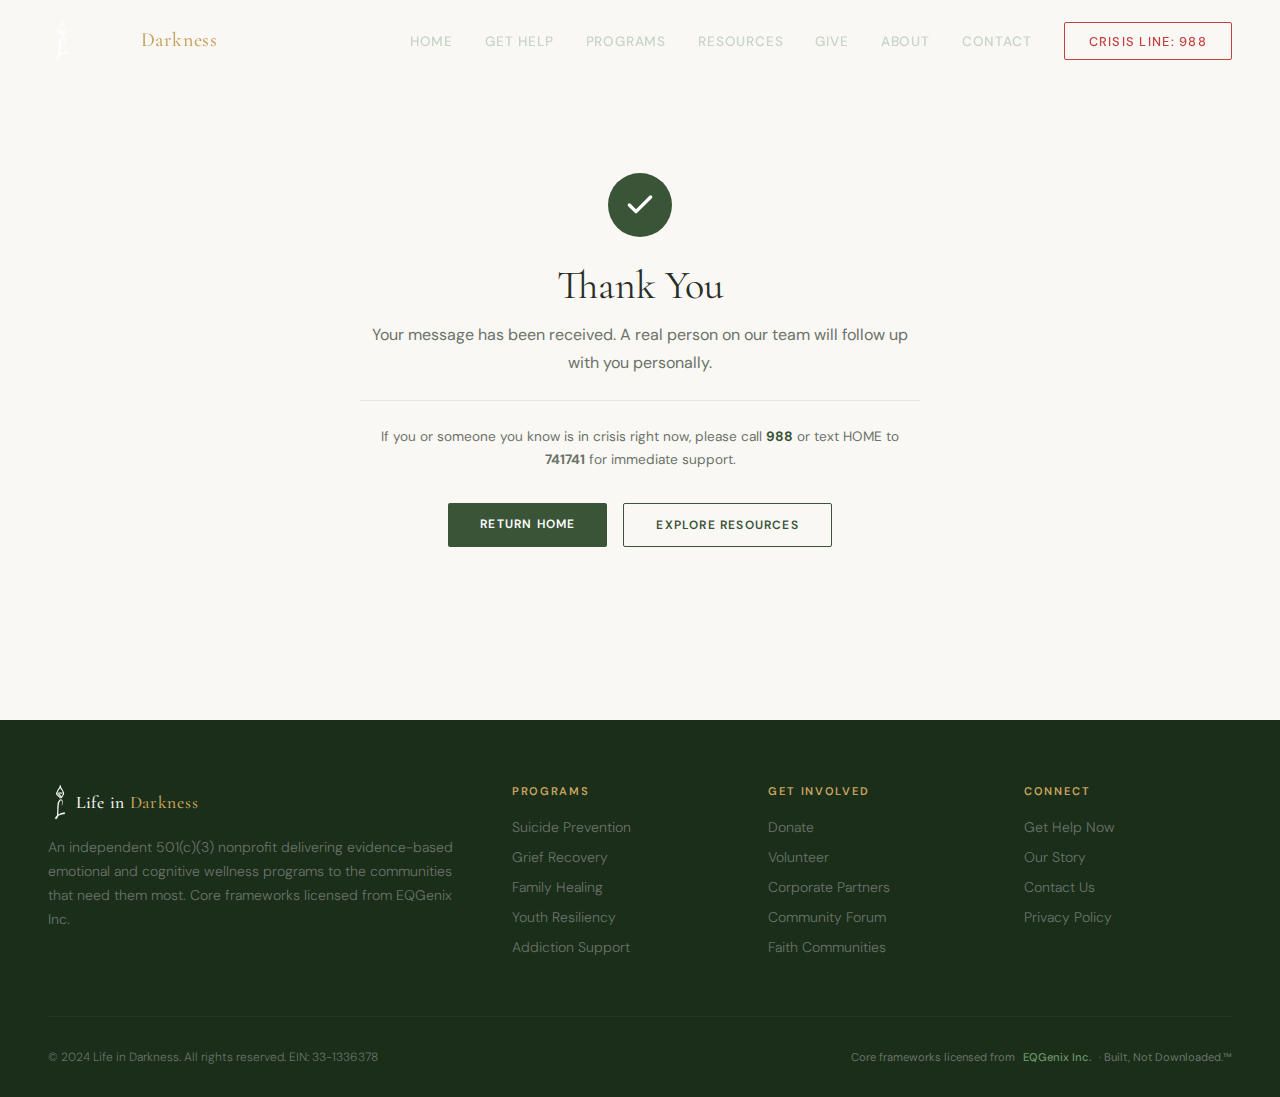
<file: thank-you.html>
<!DOCTYPE html>
<html lang="en">
<head>
  <meta charset="UTF-8">
  <meta name="viewport" content="width=device-width, initial-scale=1.0">
  <link rel="icon" type="image/x-icon" href="/favicon.ico">
  <link rel="icon" type="image/png" sizes="32x32" href="/favicon.png">
  <link rel="apple-touch-icon" sizes="180x180" href="/apple-touch-icon.png">
  <meta name="description" content="Thank you for reaching out to Life in Darkness.">
  <title>Thank You | Life in Darkness</title>
  <link rel="preconnect" href="https://fonts.googleapis.com">
  <link rel="preconnect" href="https://fonts.gstatic.com" crossorigin>
  <link href="https://fonts.googleapis.com/css2?family=Cormorant+Garamond:ital,wght@0,300;0,400;0,500;0,600;0,700;1,300;1,400&family=DM+Sans:ital,wght@0,300;0,400;0,500;0,600;0,700;1,400&display=swap" rel="stylesheet">
  <link rel="stylesheet" href="assets/css/style.css">
  <style>
.ty-wrapper{min-height:80vh;display:flex;align-items:center;justify-content:center;padding:2rem 1.5rem;text-align:center}
.ty-card{max-width:560px;width:100%}
.ty-icon{width:64px;height:64px;margin:0 auto 1.5rem;border-radius:50%;background:var(--lid-green);display:flex;align-items:center;justify-content:center}
.ty-icon svg{width:32px;height:32px;fill:none;stroke:var(--white);stroke-width:2.5;stroke-linecap:round;stroke-linejoin:round}
.ty-card h1{font-family:'Cormorant Garamond',serif;font-size:2.5rem;font-weight:400;color:var(--text-dark);margin-bottom:.75rem}
.ty-card p{font-family:'DM Sans',sans-serif;font-size:1rem;line-height:1.7;color:var(--text-mid);margin-bottom:.5rem}
.ty-card .ty-note{font-size:.85rem;color:var(--text-mid);margin-top:1.5rem;padding-top:1.5rem;border-top:1px solid rgba(42,37,32,.08)}
.ty-actions{margin-top:2rem;display:flex;gap:1rem;justify-content:center;flex-wrap:wrap}
.ty-btn{display:inline-block;padding:.8rem 2rem;font-family:'DM Sans',sans-serif;font-size:.75rem;font-weight:600;letter-spacing:.1em;text-transform:uppercase;border-radius:2px;text-decoration:none;transition:all .3s}
.ty-btn-primary{background:var(--lid-green);color:var(--white)}
.ty-btn-primary:hover{background:var(--lid-green-light)}
.ty-btn-outline{border:1px solid var(--lid-green);color:var(--lid-green);background:transparent}
.ty-btn-outline:hover{background:var(--lid-green);color:var(--white)}
  </style>
</head>
<body>
<nav class="nav" id="mainNav">
  <a href="index.html" class="nav-logo">
    <div class="nav-logo-icon"><img src="assets/images/logo.png" alt="Life in Darkness" class="nav-logo-img"></div>
    <div class="nav-logo-text">Life in <span>Darkness</span></div>
  </a>
  <ul class="nav-links">
    <li><a href="index.html">Home</a></li>
    <li><a href="help.html">Get Help</a></li>
    <li><a href="programs.html">Programs</a></li>
    <li><a href="resources.html">Resources</a></li>
    <li><a href="donate.html">Give</a></li>
    <li><a href="about.html">About</a></li>
    <li><a href="contact.html">Contact</a></li>
    <li><a href="tel:988" class="nav-cta">Crisis Line: 988</a></li>
  </ul>
  <button class="mobile-toggle" id="mobileToggle" aria-label="Toggle menu"><span></span><span></span><span></span></button>
</nav>

<main>
  <div class="ty-wrapper">
    <div class="ty-card">
      <div class="ty-icon">
        <svg viewBox="0 0 24 24"><polyline points="20 6 9 17 4 12"/></svg>
      </div>
      <h1>Thank You</h1>
      <p>Your message has been received. A real person on our team will follow up with you personally.</p>
      <p class="ty-note">If you or someone you know is in crisis right now, please call <strong><a href="tel:988" style="color:var(--lid-green);text-decoration:none;">988</a></strong> or text HOME to <strong>741741</strong> for immediate support.</p>
      <div class="ty-actions">
        <a href="index.html" class="ty-btn ty-btn-primary">Return Home</a>
        <a href="resources.html" class="ty-btn ty-btn-outline">Explore Resources</a>
      </div>
    </div>
  </div>
</main>

<footer class="footer">
  <div class="footer-grid">
    <div class="footer-brand">
      <div style="display:flex;align-items:center;gap:.35rem">
        <div class="nav-logo-icon" style="width:24px;height:36px"><img src="assets/images/logo.png" alt="Life in Darkness" class="nav-logo-img"></div>
        <div class="nav-logo-text" style="font-size:1.1rem">Life in <span>Darkness</span></div>
      </div>
      <p>An independent 501(c)(3) nonprofit delivering evidence-based emotional and cognitive wellness programs to the communities that need them most. Core frameworks licensed from EQGenix Inc.</p>
    </div>
    <div class="footer-col">
      <h4>Programs</h4>
      <a href="programs.html#suicide-prevention">Suicide Prevention</a>
      <a href="programs.html#grief-recovery">Grief Recovery</a>
      <a href="programs.html#family-healing">Family Healing</a>
      <a href="programs.html#youth-resiliency">Youth Resiliency</a>
      <a href="programs.html#addiction-support">Addiction Support</a>
    </div>
    <div class="footer-col">
      <h4>Get Involved</h4>
      <a href="donate.html">Donate</a>
      <a href="volunteer.html">Volunteer</a>
      <a href="partners.html">Corporate Partners</a>
      <a href="resources.html#community">Community Forum</a>
      <a href="faith.html">Faith Communities</a>
    </div>
    <div class="footer-col">
      <h4>Connect</h4>
      <a href="help.html">Get Help Now</a>
      <a href="about.html">Our Story</a>
      <a href="contact.html">Contact Us</a>
      <a href="privacy.html">Privacy Policy</a>
    </div>
  </div>
  <div class="footer-bottom">
    <p>&copy; 2024 Life in Darkness. All rights reserved. EIN: 33-1336378</p>
    <div class="footer-powered">Core frameworks licensed from <a href="https://www.eqgenix.com" target="_blank" rel="noopener">EQGenix Inc.</a> &middot; Built, Not Downloaded.&trade;</div>
  </div>
</footer>
<script src="assets/js/main.js"></script>
</body>
</html>
</file>
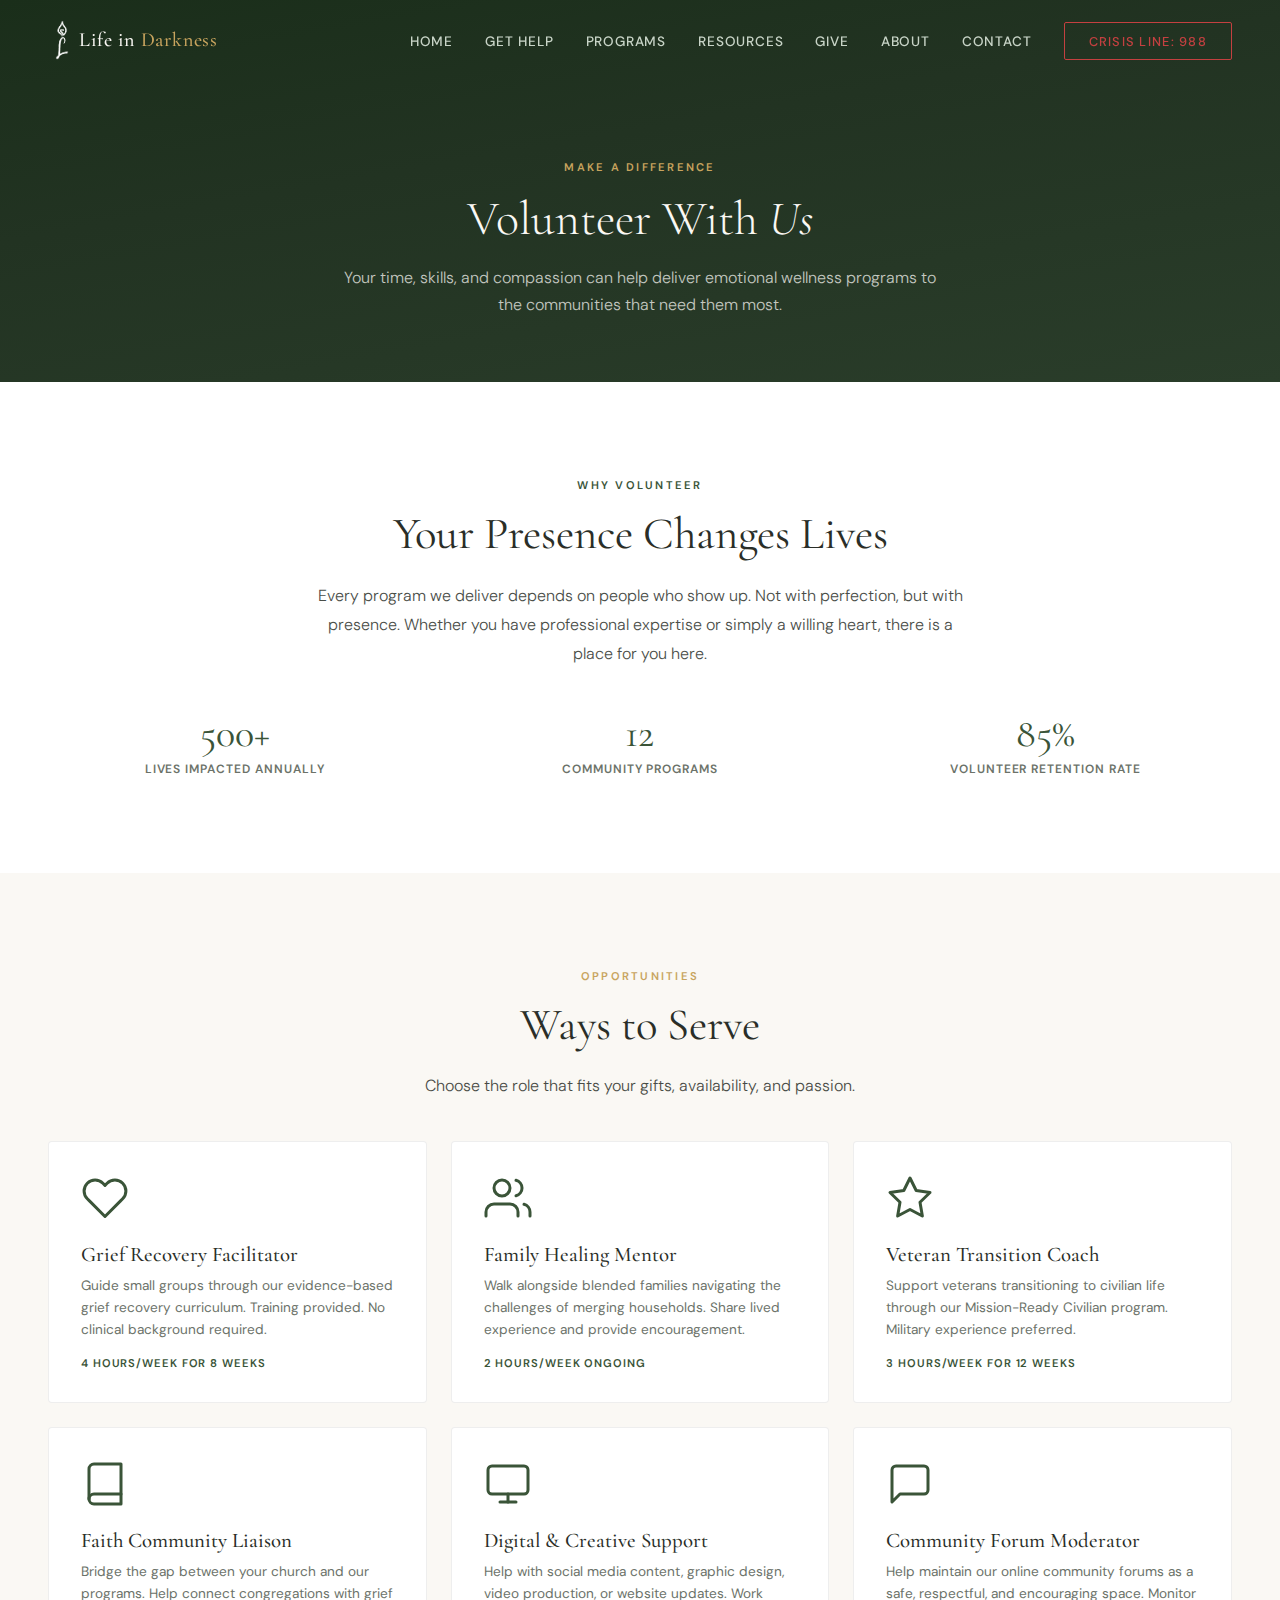
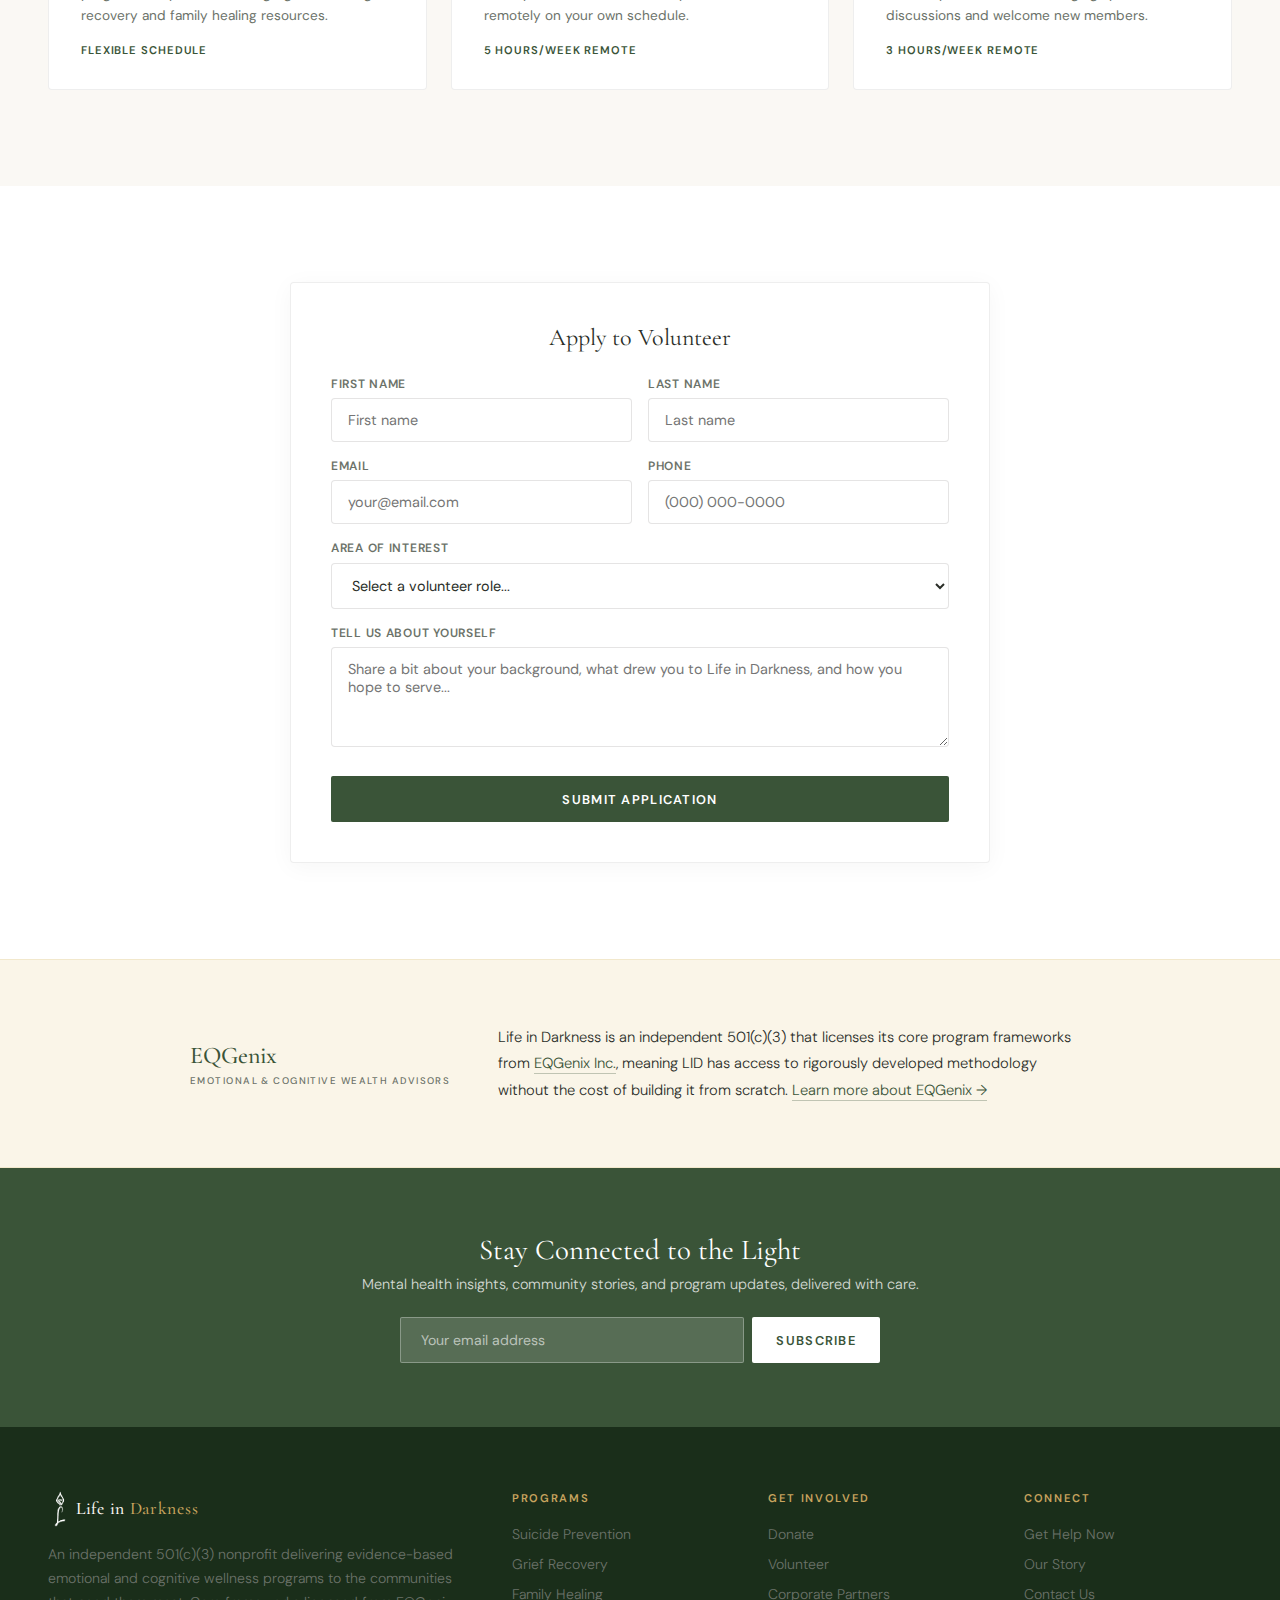
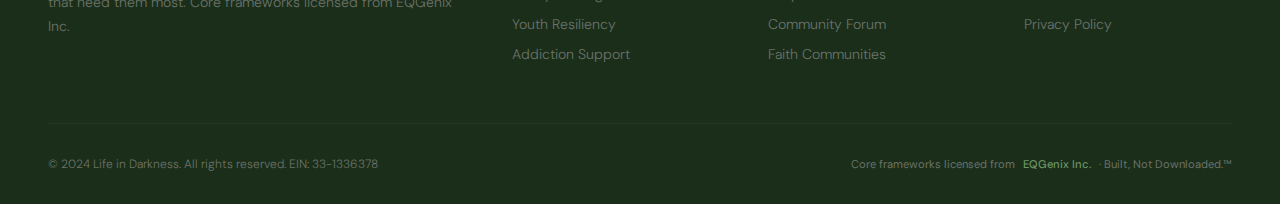
<file: volunteer.html>
<!DOCTYPE html>
<html lang="en">
<head>
  <meta charset="UTF-8">
  <meta name="viewport" content="width=device-width, initial-scale=1.0">
  <meta name="description" content="Volunteer with Life in Darkness. Use your time, skills, and compassion to help deliver emotional wellness programs to communities in need.">
  <title>Volunteer | Life in Darkness</title>
  <link rel="preconnect" href="https://fonts.googleapis.com">
  <link rel="preconnect" href="https://fonts.gstatic.com" crossorigin>
  <link href="https://fonts.googleapis.com/css2?family=Cormorant+Garamond:ital,wght@0,300;0,400;0,500;0,600;0,700;1,300;1,400&family=DM+Sans:ital,wght@0,300;0,400;0,500;0,600;0,700;1,400&display=swap" rel="stylesheet">
  <link rel="stylesheet" href="assets/css/style.css">
  <style>
.vol-roles{display:grid;grid-template-columns:repeat(3,1fr);gap:1.5rem;margin-top:2.5rem}
.vol-card{background:var(--white);border:1px solid rgba(42,37,32,.08);border-radius:4px;padding:2rem;transition:all .3s}
.vol-card:hover{transform:translateY(-3px);box-shadow:0 8px 30px rgba(0,0,0,.06)}
.vol-card-icon{width:48px;height:48px;margin-bottom:1.25rem}
.vol-card-icon svg{width:100%;height:100%;fill:none;stroke:var(--lid-green);stroke-width:1.5;stroke-linecap:round;stroke-linejoin:round}
.vol-card h3{font-family:'Cormorant Garamond',serif;font-size:1.3rem;font-weight:500;color:var(--text-dark);margin-bottom:.5rem}
.vol-card p{font-size:.85rem;line-height:1.6;color:var(--text-mid)}
.vol-card .vol-commitment{margin-top:1rem;font-size:.7rem;font-weight:600;letter-spacing:.08em;text-transform:uppercase;color:var(--lid-green)}
.vol-form{max-width:700px;margin:0 auto;background:var(--white);border:1px solid rgba(42,37,32,.08);border-radius:4px;padding:2.5rem;box-shadow:0 4px 24px rgba(0,0,0,.04)}
.vol-form h3{font-family:'Cormorant Garamond',serif;font-size:1.5rem;font-weight:400;color:var(--text-dark);margin-bottom:1.5rem;text-align:center}
.vol-form .form-row{display:grid;grid-template-columns:1fr 1fr;gap:1rem;margin-bottom:1rem}
.vol-form input,.vol-form textarea,.vol-form select{width:100%;padding:.75rem 1rem;font-family:'DM Sans',sans-serif;font-size:.9rem;border:1px solid rgba(42,37,32,.12);border-radius:4px;background:var(--white);color:var(--text-dark);outline:none;transition:border-color .3s;box-sizing:border-box}
.vol-form input:focus,.vol-form textarea:focus,.vol-form select:focus{border-color:var(--lid-green)}
.vol-form textarea{min-height:100px;resize:vertical}
.vol-form label{display:block;font-size:.75rem;font-weight:600;letter-spacing:.06em;text-transform:uppercase;color:var(--text-mid);margin-bottom:.4rem}
.vol-form .form-full{margin-bottom:1rem}
.vol-form button{display:block;width:100%;padding:.9rem;margin-top:1.5rem;background:var(--lid-green);color:var(--white);border:none;border-radius:2px;font-family:'DM Sans',sans-serif;font-size:.8rem;font-weight:600;letter-spacing:.1em;text-transform:uppercase;cursor:pointer;transition:background .3s}
.vol-form button:hover{background:var(--lid-green-light)}
.vol-stats{display:grid;grid-template-columns:repeat(3,1fr);gap:2rem;margin-top:2.5rem;text-align:center}
.vol-stat-num{font-family:'Cormorant Garamond',serif;font-size:2.5rem;font-weight:400;color:var(--lid-green)}
.vol-stat-label{font-size:.75rem;font-weight:600;letter-spacing:.08em;text-transform:uppercase;color:var(--text-mid);margin-top:.25rem}
@media(max-width:768px){.vol-roles{grid-template-columns:1fr}.vol-form .form-row{grid-template-columns:1fr}.vol-stats{grid-template-columns:1fr;gap:1.5rem}}
  </style>
</head>
<body>
<nav class="nav" id="mainNav">
  <a href="index.html" class="nav-logo">
    <div class="nav-logo-icon"><img src="assets/images/logo.png" alt="Life in Darkness" class="nav-logo-img"></div>
    <div class="nav-logo-text">Life in <span>Darkness</span></div>
  </a>
  <ul class="nav-links">
    <li><a href="index.html">Home</a></li>
    <li><a href="help.html">Get Help</a></li>
    <li><a href="programs.html">Programs</a></li>
    <li><a href="resources.html">Resources</a></li>
    <li><a href="donate.html">Give</a></li>
    <li><a href="about.html">About</a></li>
    <li><a href="contact.html">Contact</a></li>
    <li><a href="tel:988" class="nav-cta">Crisis Line: 988</a></li>
  </ul>
  <button class="mobile-toggle" id="mobileToggle" aria-label="Toggle menu"><span></span><span></span><span></span></button>
</nav>

<main>
  <section class="page-hero">
    <div class="section-label">Make a Difference</div>
    <h1>Volunteer With <em>Us</em></h1>
    <p>Your time, skills, and compassion can help deliver emotional wellness programs to the communities that need them most.</p>
  </section>

  <section class="section section-warm">
    <div class="container" style="text-align:center;">
      <div class="section-label">Why Volunteer</div>
      <div class="section-title">Your Presence Changes Lives</div>
      <p class="section-desc" style="max-width:650px;margin-left:auto;margin-right:auto;">Every program we deliver depends on people who show up. Not with perfection, but with presence. Whether you have professional expertise or simply a willing heart, there is a place for you here.</p>
      <div class="vol-stats">
        <div><div class="vol-stat-num">500+</div><div class="vol-stat-label">Lives Impacted Annually</div></div>
        <div><div class="vol-stat-num">12</div><div class="vol-stat-label">Community Programs</div></div>
        <div><div class="vol-stat-num">85%</div><div class="vol-stat-label">Volunteer Retention Rate</div></div>
      </div>
    </div>
  </section>

  <section class="section section-dark">
    <div class="container" style="text-align:center;">
      <div class="section-label">Opportunities</div>
      <div class="section-title">Ways to Serve</div>
      <p class="section-desc" style="max-width:600px;margin-left:auto;margin-right:auto;">Choose the role that fits your gifts, availability, and passion.</p>
      <div class="vol-roles" style="text-align:left;">
        <div class="vol-card">
          <div class="vol-card-icon"><svg viewBox="0 0 24 24"><path d="M20.84 4.61a5.5 5.5 0 0 0-7.78 0L12 5.67l-1.06-1.06a5.5 5.5 0 0 0-7.78 7.78l1.06 1.06L12 21.23l7.78-7.78 1.06-1.06a5.5 5.5 0 0 0 0-7.78z"/></svg></div>
          <h3>Grief Recovery Facilitator</h3>
          <p>Guide small groups through our evidence-based grief recovery curriculum. Training provided. No clinical background required.</p>
          <div class="vol-commitment">4 hours/week for 8 weeks</div>
        </div>
        <div class="vol-card">
          <div class="vol-card-icon"><svg viewBox="0 0 24 24"><path d="M17 21v-2a4 4 0 0 0-4-4H5a4 4 0 0 0-4 4v2"/><circle cx="9" cy="7" r="4"/><path d="M23 21v-2a4 4 0 0 0-3-3.87"/><path d="M16 3.13a4 4 0 0 1 0 7.75"/></svg></div>
          <h3>Family Healing Mentor</h3>
          <p>Walk alongside blended families navigating the challenges of merging households. Share lived experience and provide encouragement.</p>
          <div class="vol-commitment">2 hours/week ongoing</div>
        </div>
        <div class="vol-card">
          <div class="vol-card-icon"><svg viewBox="0 0 24 24"><polygon points="12 2 15.09 8.26 22 9.27 17 14.14 18.18 21.02 12 17.77 5.82 21.02 7 14.14 2 9.27 8.91 8.26 12 2"/></svg></div>
          <h3>Veteran Transition Coach</h3>
          <p>Support veterans transitioning to civilian life through our Mission-Ready Civilian program. Military experience preferred.</p>
          <div class="vol-commitment">3 hours/week for 12 weeks</div>
        </div>
        <div class="vol-card">
          <div class="vol-card-icon"><svg viewBox="0 0 24 24"><path d="M4 19.5A2.5 2.5 0 0 1 6.5 17H20"/><path d="M6.5 2H20v20H6.5A2.5 2.5 0 0 1 4 19.5v-15A2.5 2.5 0 0 1 6.5 2z"/></svg></div>
          <h3>Faith Community Liaison</h3>
          <p>Bridge the gap between your church and our programs. Help connect congregations with grief recovery and family healing resources.</p>
          <div class="vol-commitment">Flexible schedule</div>
        </div>
        <div class="vol-card">
          <div class="vol-card-icon"><svg viewBox="0 0 24 24"><rect x="2" y="3" width="20" height="14" rx="2" ry="2"/><line x1="8" y1="21" x2="16" y2="21"/><line x1="12" y1="17" x2="12" y2="21"/></svg></div>
          <h3>Digital &amp; Creative Support</h3>
          <p>Help with social media content, graphic design, video production, or website updates. Work remotely on your own schedule.</p>
          <div class="vol-commitment">5 hours/week remote</div>
        </div>
        <div class="vol-card">
          <div class="vol-card-icon"><svg viewBox="0 0 24 24"><path d="M21 15a2 2 0 0 1-2 2H7l-4 4V5a2 2 0 0 1 2-2h14a2 2 0 0 1 2 2z"/></svg></div>
          <h3>Community Forum Moderator</h3>
          <p>Help maintain our online community forums as a safe, respectful, and encouraging space. Monitor discussions and welcome new members.</p>
          <div class="vol-commitment">3 hours/week remote</div>
        </div>
      </div>
    </div>
  </section>

  <section class="section section-warm">
    <div class="container">
      <div class="vol-form">
        <h3>Apply to Volunteer</h3>
        <div class="form-row">
          <div><label>First Name</label><input type="text" placeholder="First name"></div>
          <div><label>Last Name</label><input type="text" placeholder="Last name"></div>
        </div>
        <div class="form-row">
          <div><label>Email</label><input type="email" placeholder="your@email.com"></div>
          <div><label>Phone</label><input type="tel" placeholder="(000) 000-0000"></div>
        </div>
        <div class="form-full">
          <label>Area of Interest</label>
          <select>
            <option value="">Select a volunteer role...</option>
            <option>Grief Recovery Facilitator</option>
            <option>Family Healing Mentor</option>
            <option>Veteran Transition Coach</option>
            <option>Faith Community Liaison</option>
            <option>Digital &amp; Creative Support</option>
            <option>Community Forum Moderator</option>
            <option>Other / Open to Anything</option>
          </select>
        </div>
        <div class="form-full">
          <label>Tell Us About Yourself</label>
          <textarea placeholder="Share a bit about your background, what drew you to Life in Darkness, and how you hope to serve..."></textarea>
        </div>
        <button type="button">Submit Application</button>
      </div>
    </div>
  </section>

  <section class="eqgenix-bridge">
    <div class="bridge-inner">
      <div>
        <div class="bridge-logo">EQGenix</div>
        <div class="bridge-logo-sub">Emotional &amp; Cognitive Wealth Advisors</div>
      </div>
      <div class="bridge-text">
        <p>Life in Darkness is an independent 501(c)(3) that licenses its core program frameworks from <a href="https://www.eqgenix.com" target="_blank" rel="noopener">EQGenix Inc.</a>, meaning LID has access to rigorously developed methodology without the cost of building it from scratch. <a href="https://www.eqgenix.com" target="_blank" rel="noopener">Learn more about EQGenix &rarr;</a></p>
      </div>
    </div>
  </section>

  <section class="newsletter">
    <h3>Stay Connected to the Light</h3>
    <p>Mental health insights, community stories, and program updates, delivered with care.</p>
    <div class="newsletter-form">
      <input type="email" placeholder="Your email address" aria-label="Email address">
      <button type="button">Subscribe</button>
    </div>
  </section>
</main>

<footer class="footer"><div class="footer-grid"><div class="footer-brand"><div style="display:flex;align-items:center;gap:.35rem"><div class="nav-logo-icon" style="width:24px;height:36px"><img src="assets/images/logo.png" alt="Life in Darkness" class="nav-logo-img"></div><div class="nav-logo-text" style="font-size:1.1rem">Life in <span>Darkness</span></div></div><p>An independent 501(c)(3) nonprofit delivering evidence-based emotional and cognitive wellness programs to the communities that need them most. Core frameworks licensed from EQGenix Inc.</p></div><div class="footer-col"><h4>Programs</h4><a href="programs.html#suicide-prevention">Suicide Prevention</a><a href="programs.html#grief-recovery">Grief Recovery</a><a href="programs.html#family-healing">Family Healing</a><a href="programs.html#youth-resiliency">Youth Resiliency</a><a href="programs.html#addiction-support">Addiction Support</a></div><div class="footer-col"><h4>Get Involved</h4><a href="donate.html">Donate</a><a href="volunteer.html">Volunteer</a><a href="partners.html">Corporate Partners</a><a href="resources.html#community">Community Forum</a><a href="faith.html">Faith Communities</a></div><div class="footer-col"><h4>Connect</h4><a href="help.html">Get Help Now</a><a href="about.html">Our Story</a><a href="contact.html">Contact Us</a><a href="privacy.html">Privacy Policy</a></div></div><div class="footer-bottom"><p>&copy; 2024 Life in Darkness. All rights reserved. EIN: 33-1336378</p><div class="footer-powered">Core frameworks licensed from <a href="https://www.eqgenix.com" target="_blank" rel="noopener">EQGenix Inc.</a> &middot; Built, Not Downloaded.&trade;</div></div></footer>
<script src="assets/js/main.js"></script>
</body>
</html>
</file>
<file: assets/css/style.css>
:root {
  /* ─── PRIMARY: Extracted from LID Logo ─── */
  --lid-green: #3a5438;
  --lid-green-light: #4d6e4a;
  --lid-green-pale: #6b9467;
  --lid-green-mist: #a8c5a6;
  --lid-green-tint: #dce8db;
  
  /* ─── DARKS: Used sparingly ─── */
  --deep: #1a2e1a;
  --deep-mid: #223322;
  --deep-soft: #2a3d2a;
  
  /* ─── WHITES & CREAMS: Dominant backgrounds ─── */
  --white: #ffffff;
  --cream: #faf8f4;
  --warm-white: #f3f1eb;
  --soft-white: #eae7df;
  
  /* ─── GOLDS: Elevated accent system ─── */
  --warm-gold: #c8a45e;
  --soft-gold: #d4b96e;
  --light-gold: #e8d5a0;
  --pale-gold: #f2e8cc;
  --gold-tint: #faf5e8;
  
  /* ─── ACCENTS ─── */
  --accent-sage: #7a9e78;
  --accent-rose: #b07878;
  
  /* ─── TEXT ─── */
  --text-light: #c8d4c7;
  --text-mid: #6b7269;
  --text-dark: #2a2e28;
  
  /* ─── EFFECTS ─── */
  --shadow-glow: rgba(58, 84, 56, 0.12);
  --gradient-dark: linear-gradient(180deg, #1a2e1a 0%, #223322 50%, #2a3d2a 100%);
  --gradient-warm: linear-gradient(135deg, #ffffff 0%, #faf8f4 50%, #f3f1eb 100%);
}

* { margin: 0; padding: 0; box-sizing: border-box; }

html { scroll-behavior: smooth; font-size: 16px; }

body {
  font-family: 'DM Sans', sans-serif;
  color: var(--text-dark);
  background: var(--cream);
  overflow-x: hidden;
  -webkit-font-smoothing: antialiased;
}

/* ─── NAVIGATION ─── */
.nav {
  position: fixed; top: 0; left: 0; right: 0; z-index: 1000;
  padding: 1.25rem 3rem;
  display: flex; align-items: center; justify-content: space-between;
  transition: all 0.5s cubic-bezier(0.22, 1, 0.36, 1);
  background: transparent;
}
.nav.scrolled {
  background: rgba(26, 46, 26, 0.95);
  backdrop-filter: blur(20px);
  padding: 0.8rem 3rem;
  box-shadow: 0 4px 30px rgba(0,0,0,0.3);
}
.nav-logo {
  display: flex; align-items: center; gap: 0.3rem;
  text-decoration: none;
}
.nav-logo-icon {
  width: 28px; height: 40px;
  position: relative;
  color: var(--lid-green);
  margin-right: -0.1rem;
}
.nav-logo-img {
  width: 100%;
  height: 100%;
  object-fit: contain;
  border-radius: 2px;
  transition: filter 0.5s;
}
/* On dark hero, brighten the green logo so it's visible */
.nav:not(.nav-light):not(.scrolled) .nav-logo-img {
  filter: brightness(1.6);
}
/* Candle icon replaced by actual logo image */
.nav-logo-text {
  font-family: 'Cormorant Garamond', serif;
  font-size: 1.25rem; font-weight: 500;
  color: var(--cream); letter-spacing: 0.04em;
  transition: color 0.5s;
}
.nav-logo-text span { color: var(--warm-gold); }
.nav.scrolled .nav-logo-text { color: var(--cream); }
.nav.scrolled .nav-logo-text span { color: var(--warm-gold); }
.nav-links {
  display: flex; align-items: center; gap: 2rem;
  list-style: none;
}
.nav-links a {
  font-size: 0.85rem; font-weight: 500;
  color: var(--text-light); text-decoration: none;
  letter-spacing: 0.06em; text-transform: uppercase;
  transition: color 0.3s;
  position: relative;
}
.nav-links a::after {
  content: ''; position: absolute; bottom: -4px; left: 0;
  width: 0; height: 1px; background: var(--lid-green-light);
  transition: width 0.3s;
}
.nav-links a:hover { color: var(--lid-green-light); }
.nav-links a:hover::after { width: 100%; }
.nav.scrolled .nav-links a { color: var(--text-light); }
.nav.scrolled .nav-links a:hover { color: var(--lid-green-pale); }
.nav-cta {
  padding: 0.6rem 1.5rem !important;
  border: 1px solid #c44040 !important;
  color: #c44040 !important;
  border-radius: 2px;
  transition: all 0.3s !important;
  font-size: 0.8rem !important;
  letter-spacing: 0.1em !important;
}
.nav-cta:hover {
  background: #c44040 !important;
  color: var(--white) !important;
}
.nav-cta::after { display: none !important; }

.mobile-toggle {
  display: none;
  flex-direction: column; gap: 5px; cursor: pointer;
  background: none; border: none; padding: 4px;
}
.mobile-toggle span {
  width: 24px; height: 2px; background: var(--cream);
  transition: all 0.3s;
}

/* ─── HERO ─── */
.hero {
  min-height: 100vh;
  background: linear-gradient(170deg, #1a2e1a 0%, #223322 40%, #2a3d2a 100%);
  display: flex; align-items: center; justify-content: center;
  position: relative; overflow: hidden;
  padding: 6rem 3rem 4rem;
}
.hero::before {
  content: '';
  position: absolute; inset: 0;
  background:
    radial-gradient(ellipse 600px 400px at 30% 60%, rgba(58, 84, 56, 0.08) 0%, transparent 70%),
    radial-gradient(ellipse 500px 300px at 70% 40%, rgba(107, 148, 103, 0.05) 0%, transparent 70%);
}
.hero-particles {
  position: absolute; inset: 0; pointer-events: none;
}
.particle {
  position: absolute;
  width: 2px; height: 2px;
  background: var(--lid-green-light);
  border-radius: 50%;
  opacity: 0;
  animation: float-up 8s ease-in-out infinite;
}
.particle:nth-child(1) { left: 15%; animation-delay: 0s; animation-duration: 10s; }
.particle:nth-child(2) { left: 35%; animation-delay: 2s; animation-duration: 8s; }
.particle:nth-child(3) { left: 55%; animation-delay: 4s; animation-duration: 12s; }
.particle:nth-child(4) { left: 75%; animation-delay: 1s; animation-duration: 9s; }
.particle:nth-child(5) { left: 90%; animation-delay: 3s; animation-duration: 11s; }
.particle:nth-child(6) { left: 25%; animation-delay: 5s; animation-duration: 7s; }
.particle:nth-child(7) { left: 65%; animation-delay: 6s; animation-duration: 10s; }
.particle:nth-child(8) { left: 45%; animation-delay: 1.5s; animation-duration: 9s; }
@keyframes float-up {
  0% { transform: translateY(100vh) scale(0); opacity: 0; }
  10% { opacity: 0.6; }
  50% { opacity: 0.3; }
  90% { opacity: 0; }
  100% { transform: translateY(-10vh) scale(1); opacity: 0; }
}
.hero-content {
  text-align: center;
  max-width: 800px;
  position: relative; z-index: 2;
  animation: hero-in 1.2s cubic-bezier(0.22, 1, 0.36, 1) forwards;
  opacity: 0; transform: translateY(30px);
}
@keyframes hero-in {
  to { opacity: 1; transform: translateY(0); }
}

.hero-slogan {
  font-family: 'Cormorant Garamond', serif;
  font-size: clamp(1.1rem, 2vw, 1.4rem);
  font-style: italic;
  font-weight: 400;
  color: var(--warm-gold);
  letter-spacing: 0.03em;
  margin-bottom: 2.5rem;
  animation: hero-in 1s cubic-bezier(0.22, 1, 0.36, 1) 0.15s forwards;
  opacity: 0;
}
.hero-slogan-lower {
  margin-top: 0.25rem;
  margin-bottom: 2rem;
  animation-delay: 0.6s;
}
.hero-badge {
  display: inline-flex; align-items: center; gap: 0.5rem;
  font-size: 0.7rem; font-weight: 600;
  color: var(--white);
  letter-spacing: 0.2em; text-transform: uppercase;
  margin-bottom: 2rem;
  padding: 0.5rem 1.25rem;
  border: 1px solid rgba(58, 84, 56, 0.3);
  background: rgba(58, 84, 56, 0.1);
  border-radius: 2px;
  animation: hero-in 1.2s cubic-bezier(0.22, 1, 0.36, 1) 0.2s forwards;
  opacity: 0;
}
.hero-badge-dot {
  width: 6px; height: 6px;
  background: var(--lid-green-light);
  border-radius: 50%;
  animation: pulse-dot 2s ease-in-out infinite;
}
@keyframes pulse-dot {
  0%, 100% { opacity: 1; box-shadow: 0 0 0 0 rgba(58, 84, 56, 0.4); }
  50% { opacity: 0.7; box-shadow: 0 0 0 6px rgba(58, 84, 56, 0); }
}
.hero h1 {
  font-family: 'Cormorant Garamond', serif;
  font-size: clamp(2.5rem, 5vw, 4.2rem);
  font-weight: 300;
  color: var(--cream);
  line-height: 1.15;
  margin-bottom: 1.5rem;
  animation: hero-in 1.2s cubic-bezier(0.22, 1, 0.36, 1) 0.3s forwards;
  opacity: 0;
}
.hero h1 em {
  font-style: italic;
  color: var(--warm-gold);
  font-weight: 400;
}
.hero-sub {
  font-size: 1.05rem;
  color: var(--text-light);
  line-height: 1.75;
  max-width: 580px;
  margin: 0 auto 0.5rem;
  font-weight: 300;
  animation: hero-in 1.2s cubic-bezier(0.22, 1, 0.36, 1) 0.5s forwards;
  opacity: 0;
}
.hero-actions {
  display: flex; gap: 1rem;
  justify-content: center; flex-wrap: wrap;
  animation: hero-in 1.2s cubic-bezier(0.22, 1, 0.36, 1) 0.7s forwards;
  opacity: 0;
}
.btn-primary {
  padding: 0.9rem 2.5rem;
  background: var(--warm-gold);
  color: var(--deep);
  font-family: 'DM Sans', sans-serif;
  font-size: 0.8rem; font-weight: 600;
  letter-spacing: 0.12em; text-transform: uppercase;
  border: none; border-radius: 2px;
  cursor: pointer;
  text-decoration: none;
  transition: all 0.3s;
}
.btn-primary:hover {
  background: var(--soft-gold);
  transform: translateY(-2px);
  box-shadow: 0 8px 30px rgba(200, 164, 94, 0.3);
}
.btn-secondary {
  padding: 0.9rem 2.5rem;
  background: transparent;
  color: var(--cream);
  font-family: 'DM Sans', sans-serif;
  font-size: 0.8rem; font-weight: 500;
  letter-spacing: 0.12em; text-transform: uppercase;
  border: 1px solid rgba(255,255,255,0.2);
  border-radius: 2px;
  cursor: pointer;
  text-decoration: none;
  transition: all 0.3s;
}
.btn-secondary:hover {
  border-color: var(--lid-green-light);
  color: var(--lid-green-light);
}
.section-warm .btn-secondary,
.section-dark .btn-secondary {
  color: var(--deep);
  border-color: var(--deep);
}
.section-warm .btn-secondary:hover,
.section-dark .btn-secondary:hover {
  color: var(--lid-green);
  border-color: var(--lid-green);
}
.hero-crisis {
  margin-top: 3rem;
  padding-top: 2rem;
  border-top: 1px solid rgba(255,255,255,0.06);
  animation: hero-in 1.2s cubic-bezier(0.22, 1, 0.36, 1) 0.9s forwards;
  opacity: 0;
}
.hero-crisis p {
  font-size: 0.8rem;
  color: var(--text-light);
  letter-spacing: 0.04em;
}
.hero-crisis a {
  color: var(--accent-rose);
  text-decoration: none;
  font-weight: 600;
  border-bottom: 1px solid rgba(176, 120, 120, 0.3);
  transition: all 0.3s;
}
.hero-crisis a:hover {
  color: #c88888;
  border-bottom-color: #c88888;
}

/* ─── SECTION SHARED ─── */
.section {
  padding: 6rem 3rem;
}
.section-dark {
  background: var(--cream);
  color: var(--text-dark);
}
.section-warm {
  background: var(--white);
}
.section-label {
  font-size: 0.7rem;
  font-weight: 600;
  color: var(--warm-gold);
  letter-spacing: 0.2em;
  text-transform: uppercase;
  margin-bottom: 1rem;
}
.section-dark .section-label { color: var(--warm-gold); }
.section-warm .section-label { color: var(--lid-green); }
.section-title {
  font-family: 'Cormorant Garamond', serif;
  font-size: clamp(2rem, 3.5vw, 3rem);
  font-weight: 400;
  line-height: 1.2;
  margin-bottom: 1.25rem;
}
.section-desc {
  font-size: 1rem;
  line-height: 1.8;
  font-weight: 300;
  max-width: 620px;
  opacity: 0.85;
}
.container {
  max-width: 1200px;
  margin: 0 auto;
}

/* ─── MISSION STATEMENT ─── */
.mission {
  padding: 5rem 3rem;
  background: linear-gradient(180deg, var(--gold-tint) 0%, var(--white) 100%);
  text-align: center;
  position: relative;
}
.mission::before {
  content: '';
  position: absolute; top: 0; left: 50%; transform: translateX(-50%);
  width: 1px; height: 60px;
  background: linear-gradient(180deg, transparent, var(--warm-gold));
}
.mission-inner {
  max-width: 760px;
  margin: 0 auto;
  padding-top: 2rem;
}
.mission p {
  font-family: 'Cormorant Garamond', serif;
  font-size: clamp(1.3rem, 2.5vw, 1.75rem);
  font-weight: 300;
  color: var(--text-dark);
  line-height: 1.7;
  font-style: italic;
}
.mission p strong {
  color: var(--lid-green);
  font-weight: 500;
  font-style: normal;
}

/* ─── FIVE PILLARS ─── */
.pillars-grid {
  display: grid;
  grid-template-columns: repeat(auto-fit, minmax(340px, 1fr));
  gap: 1.5rem;
  margin-top: 3rem;
}
.pillar-card {
  background: var(--white);
  border: 1px solid rgba(58, 84, 56, 0.12);
  border-radius: 4px;
  padding: 2.5rem 2rem;
  transition: all 0.4s cubic-bezier(0.22, 1, 0.36, 1);
  position: relative;
  overflow: hidden;
}
.pillar-card::before {
  content: '';
  position: absolute; top: 0; left: 0;
  width: 100%; height: 3px;
  background: linear-gradient(90deg, var(--lid-green), var(--warm-gold));
  opacity: 0;
  transition: opacity 0.4s;
}
.pillar-card:hover {
  background: var(--white);
  border-color: rgba(58, 84, 56, 0.25);
  transform: translateY(-4px);
  box-shadow: 0 16px 48px rgba(42, 37, 32, 0.08);
}
.pillar-card:hover::before { opacity: 1; }
.pillar-icon {
  width: 48px; height: 48px;
  display: flex; align-items: center; justify-content: center;
  margin-bottom: 1.5rem;
  font-size: 1.5rem;
  color: var(--lid-green);
  border: 1px solid rgba(58, 84, 56, 0.2);
  border-radius: 50%;
  background: var(--lid-green-tint);
}
.pillar-card h3 {
  font-family: 'Cormorant Garamond', serif;
  font-size: 1.4rem;
  font-weight: 500;
  color: var(--text-dark);
  margin-bottom: 0.75rem;
}
.pillar-card p {
  font-size: 0.9rem;
  color: var(--text-mid);
  line-height: 1.7;
  font-weight: 300;
  margin-bottom: 1.25rem;
}
.pillar-link {
  font-size: 0.75rem;
  color: var(--lid-green);
  text-decoration: none;
  letter-spacing: 0.1em;
  text-transform: uppercase;
  font-weight: 600;
  display: inline-flex; align-items: center; gap: 0.5rem;
  transition: gap 0.3s;
}
.pillar-link:hover { gap: 0.75rem; }
.pillar-link-arrow {
  transition: transform 0.3s;
  font-size: 0.9rem;
}

/* ─── HOW WE HELP ─── */
.process-steps {
  display: grid;
  grid-template-columns: repeat(4, 1fr);
  gap: 2rem;
  margin-top: 3rem;
  counter-reset: step;
}
.process-step {
  position: relative;
  counter-increment: step;
}
.process-step::before {
  content: counter(step, decimal-leading-zero);
  font-family: 'Cormorant Garamond', serif;
  font-size: 3rem;
  font-weight: 300;
  color: var(--lid-green);
  opacity: 0.7;
  line-height: 1;
  display: block;
  margin-bottom: 1rem;
}
.process-step h3,
.process-step h4 {
  font-family: 'Cormorant Garamond', serif;
  font-size: 1.3rem;
  font-weight: 500;
  margin-bottom: 0.75rem;
  color: var(--lid-green);
}
.process-step p {
  font-size: 0.9rem;
  line-height: 1.7;
  color: var(--text-mid);
  font-weight: 300;
}

/* ─── IMPACT STATS ─── */
.impact-bar {
  background: var(--lid-green);
  padding: 3.5rem 3rem;
  display: flex;
  justify-content: center;
  gap: 4rem;
  flex-wrap: wrap;
  position: relative;
}
.impact-bar::before, .impact-bar::after {
  content: '';
  position: absolute;
  left: 50%; transform: translateX(-50%);
  width: 60px; height: 1px;
  background: rgba(255,255,255,0.3);
  opacity: 0.3;
}
.impact-bar::before { top: 0; }
.impact-bar::after { bottom: 0; }
.impact-stat {
  text-align: center;
}
.impact-number {
  font-family: 'Cormorant Garamond', serif;
  font-size: 2.8rem;
  font-weight: 300;
  color: var(--white);
  line-height: 1;
  margin-bottom: 0.5rem;
}
.impact-label {
  font-size: 0.75rem;
  color: rgba(255,255,255,0.75);
  letter-spacing: 0.12em;
  text-transform: uppercase;
  font-weight: 500;
}

/* ─── METHODOLOGY ─── */
.methodology {
  display: grid;
  grid-template-columns: 1fr 1fr;
  gap: 4rem;
  align-items: center;
  margin-top: 3rem;
}
.methodology-visual {
  position: relative;
  padding: 3rem;
}
.method-orbit {
  width: 320px; height: 320px;
  margin: 0 auto;
  position: relative;
  border: 1px solid rgba(58, 84, 56, 0.2);
  border-radius: 50%;
}
.method-orbit::before {
  content: '';
  position: absolute;
  inset: 30px;
  border: 1px dashed rgba(58, 84, 56, 0.12);
  border-radius: 50%;
}
.method-center {
  position: absolute;
  top: 50%; left: 50%;
  transform: translate(-50%, -50%);
  text-align: center;
}
.method-center-label {
  font-family: 'Cormorant Garamond', serif;
  font-size: 1.1rem;
  font-weight: 500;
  color: var(--lid-green);
}
.method-center-sub {
  font-size: 0.65rem;
  color: var(--text-mid);
  letter-spacing: 0.1em;
  text-transform: uppercase;
  margin-top: 0.25rem;
}
.method-node {
  position: absolute;
  width: 80px; height: 80px;
  display: flex; align-items: center; justify-content: center;
  text-align: center;
  font-size: 0.65rem;
  font-weight: 500;
  color: var(--white);
  letter-spacing: 0.04em;
  background: var(--lid-green);
  border: 1px solid rgba(58, 84, 56, 0.3);
  border-radius: 50%;
  line-height: 1.3;
}
.method-node:nth-child(2) { top: -10px; left: 50%; transform: translateX(-50%); }
.method-node:nth-child(3) { top: 50%; right: -20px; transform: translateY(-50%); }
.method-node:nth-child(4) { bottom: -10px; left: 50%; transform: translateX(-50%); }
.method-node:nth-child(5) { top: 50%; left: -20px; transform: translateY(-50%); }
.methodology-text h3 {
  font-family: 'Cormorant Garamond', serif;
  font-size: 1.1rem;
  font-weight: 500;
  color: var(--lid-green);
  margin-bottom: 0.75rem;
}
.methodology-text p {
  font-size: 0.95rem;
  line-height: 1.8;
  color: var(--text-dark);
  font-weight: 300;
  margin-bottom: 1.5rem;
}
.method-features {
  display: flex;
  flex-direction: column;
  gap: 1rem;
  margin-top: 1.5rem;
}
.method-feature {
  display: flex; gap: 1rem; align-items: flex-start;
}
.method-feature-icon {
  width: 24px; height: 24px;
  flex-shrink: 0;
  display: flex; align-items: center; justify-content: center;
  color: var(--warm-gold);
  font-size: 0.8rem;
  margin-top: 2px;
}
.method-feature-text h4 {
  font-size: 0.9rem;
  font-weight: 600;
  color: var(--text-dark);
  margin-bottom: 0.25rem;
}
.method-feature-text p {
  font-size: 0.85rem;
  margin-bottom: 0;
  color: var(--text-mid);
}

/* ─── PROGRAMS ─── */
.programs-grid {
  display: grid;
  grid-template-columns: repeat(3, 1fr);
  gap: 1.5rem;
  margin-top: 3rem;
}
.program-card {
  background: var(--white);
  border: 1px solid rgba(42, 37, 32, 0.08);
  border-radius: 4px;
  overflow: hidden;
  transition: all 0.4s cubic-bezier(0.22, 1, 0.36, 1);
}
.program-card:hover {
  transform: translateY(-6px);
  box-shadow: 0 20px 60px rgba(42, 37, 32, 0.1);
}
.program-header {
  padding: 2rem 1.75rem 1.5rem;
  background: var(--lid-green);
  position: relative;
}
.program-duration {
  font-size: 0.65rem;
  color: var(--lid-green-mist);
  letter-spacing: 0.15em;
  text-transform: uppercase;
  font-weight: 600;
  margin-bottom: 0.75rem;
}
.program-card h3 {
  font-family: 'Cormorant Garamond', serif;
  font-size: 1.35rem;
  font-weight: 500;
  color: var(--white);
  line-height: 1.3;
}
.program-body {
  padding: 1.75rem;
}
.program-body p {
  font-size: 0.88rem;
  line-height: 1.7;
  color: var(--text-mid);
  font-weight: 300;
  margin-bottom: 1.25rem;
}
.program-tag {
  display: inline-block;
  padding: 0.3rem 0.75rem;
  font-size: 0.65rem;
  letter-spacing: 0.08em;
  text-transform: uppercase;
  border: 1px solid rgba(58, 84, 56, 0.3);
  color: var(--lid-green);
  border-radius: 2px;
  font-weight: 500;
  margin-right: 0.5rem;
  margin-bottom: 0.5rem;
}

/* ─── TESTIMONIALS ─── */
.testimonials-wrapper {
  margin-top: 3rem;
  display: grid;
  grid-template-columns: 1fr 1fr;
  gap: 2rem;
}
.testimonial {
  background: var(--gold-tint);
  border: 1px solid var(--pale-gold);
  border-radius: 4px;
  padding: 2.5rem;
  position: relative;
}
.testimonial::before {
  content: '"';
  font-family: 'Cormorant Garamond', serif;
  font-size: 4rem;
  color: var(--warm-gold);
  opacity: 0.4;
  position: absolute;
  top: 1rem; left: 1.5rem;
  line-height: 1;
}
.testimonial p {
  font-family: 'Cormorant Garamond', serif;
  font-size: 1.15rem;
  font-weight: 300;
  color: var(--text-dark);
  line-height: 1.7;
  font-style: italic;
  margin-bottom: 1.5rem;
  position: relative;
  z-index: 1;
}
.testimonial-author {
  font-size: 0.8rem;
  color: var(--lid-green);
  font-weight: 500;
  letter-spacing: 0.04em;
}
.testimonial-role {
  font-size: 0.75rem;
  color: var(--text-mid);
  margin-top: 0.15rem;
}

/* ─── DONATE / CTA ─── */
.donate-section {
  padding: 6rem 3rem;
  background: linear-gradient(180deg, var(--cream) 0%, var(--warm-white) 100%);
  text-align: center;
}
.donate-inner {
  max-width: 700px;
  margin: 0 auto;
}
.donate-tiers {
  display: grid;
  grid-template-columns: repeat(3, 1fr);
  gap: 1.5rem;
  margin: 3rem 0;
}
.donate-tier {
  padding: 2rem 1.5rem;
  border: 1px solid var(--lid-green-mist);
  border-radius: 4px;
  transition: all 0.3s;
  cursor: pointer;
  text-decoration: none;
  color: inherit;
  display: block;
}
.donate-tier:hover {
  border-color: var(--lid-green);
  transform: translateY(-4px);
  box-shadow: 0 12px 40px rgba(58, 84, 56, 0.15);
}
.donate-tier.featured {
  border-color: var(--lid-green);
  background: var(--lid-green);
  color: var(--white);
}
.donate-amount {
  font-family: 'Cormorant Garamond', serif;
  font-size: 2.2rem;
  font-weight: 400;
  color: var(--lid-green);
  margin-bottom: 0.5rem;
}
.donate-impact {
  font-size: 0.85rem;
  line-height: 1.6;
  font-weight: 300;
}
.donate-tier.featured .donate-impact { color: rgba(255,255,255,0.85); }
.donate-tier.featured .donate-amount { color: var(--white); }

/* ─── ABOUT / LEADERSHIP ─── */
.about-grid {
  display: grid;
  grid-template-columns: 1fr 1.2fr;
  gap: 4rem;
  align-items: start;
  margin-top: 3rem;
}
.about-photo {
  width: 100%;
  aspect-ratio: 4/5;
  background: var(--lid-green-tint);
  border-radius: 4px;
  display: flex; align-items: center; justify-content: center;
  border: 1px solid rgba(58, 84, 56, 0.15);
  position: relative;
  overflow: hidden;
}
.about-photo-placeholder {
  font-family: 'Cormorant Garamond', serif;
  font-size: 1.2rem;
  color: var(--lid-green);
  font-style: italic;
  text-align: center;
  padding: 2rem;
  opacity: 0.5;
}
.about-text h3 {
  font-family: 'Cormorant Garamond', serif;
  font-size: 1.8rem;
  font-weight: 400;
  margin-bottom: 0.5rem;
}
.about-text .about-role {
  font-size: 0.75rem;
  color: var(--lid-green);
  letter-spacing: 0.15em;
  text-transform: uppercase;
  font-weight: 600;
  margin-bottom: 1.5rem;
}
.about-text p {
  font-size: 0.95rem;
  line-height: 1.8;
  color: var(--text-dark);
  font-weight: 300;
  margin-bottom: 1.25rem;
}

/* ─── EQGENIX CONNECTION ─── */
.eqgenix-bridge {
  padding: 4rem 3rem;
  background: var(--gold-tint);
  border-top: 1px solid var(--pale-gold);
  border-bottom: 1px solid var(--pale-gold);
}
.bridge-inner {
  max-width: 900px;
  margin: 0 auto;
  display: grid;
  grid-template-columns: auto 1fr;
  gap: 3rem;
  align-items: center;
}
.bridge-logo {
  font-family: 'Cormorant Garamond', serif;
  font-size: 1.5rem;
  color: var(--lid-green);
  font-weight: 500;
  white-space: nowrap;
}
.bridge-logo-sub {
  font-size: 0.6rem;
  color: var(--text-mid);
  letter-spacing: 0.15em;
  text-transform: uppercase;
  margin-top: 0.25rem;
  font-family: 'DM Sans', sans-serif;
  font-weight: 500;
}
.bridge-text p {
  font-size: 0.92rem;
  color: var(--text-dark);
  line-height: 1.8;
  font-weight: 300;
}
.bridge-text a {
  color: var(--lid-green);
  text-decoration: none;
  border-bottom: 1px solid rgba(58, 84, 56, 0.3);
  transition: all 0.3s;
}
.bridge-text a:hover { border-bottom-color: var(--lid-green); }

/* ─── CRISIS BANNER ─── */
.crisis-banner {
  background: var(--accent-rose);
  padding: 1rem 3rem;
  text-align: center;
}
.crisis-banner p {
  font-size: 0.85rem;
  color: white;
  font-weight: 500;
}
.crisis-banner a {
  color: white;
  font-weight: 700;
  text-decoration: underline;
}

/* ─── FOOTER ─── */
.footer {
  background: var(--deep);
  padding: 4rem 3rem 2rem;
  color: var(--text-light);
}.footer-grid {
  max-width: 1200px;
  margin: 0 auto;
  display: grid;
  grid-template-columns: 2fr 1fr 1fr 1fr;
  gap: 3rem;
}
.footer-brand p {
  font-size: 0.88rem;
  line-height: 1.7;
  font-weight: 300;
  margin-top: 1rem;
  color: var(--text-mid);
}
.footer-col h4 {
  font-size: 0.7rem;
  letter-spacing: 0.15em;
  text-transform: uppercase;
  color: var(--warm-gold);
  font-weight: 600;
  margin-bottom: 1.25rem;
}
.footer-col a {
  display: block;
  font-size: 0.88rem;
  color: var(--text-mid);
  text-decoration: none;
  margin-bottom: 0.75rem;
  transition: color 0.3s;
  font-weight: 300;
}
.footer-col a:hover { color: var(--cream); }
.footer-bottom {
  max-width: 1200px;
  margin: 3rem auto 0;
  padding-top: 2rem;
  border-top: 1px solid rgba(255,255,255,0.05);
  display: flex;
  justify-content: space-between;
  align-items: center;
  flex-wrap: wrap;
  gap: 1rem;
}
.footer-bottom p {
  font-size: 0.75rem;
  color: var(--text-mid);
  font-weight: 300;
}
.footer-powered {
  font-size: 0.7rem;
  color: var(--text-mid);
  display: flex; align-items: center; gap: 0.5rem;
}
.footer-powered a {
  color: var(--lid-green-pale);
  text-decoration: none;
  font-weight: 500;
}

/* ─── PAGE SECTIONS (for multi-page simulation) ─── */

/* ─── INTERNAL PAGE HERO ─── */
.page-hero {
  padding: 10rem 3rem 4rem;
  background: linear-gradient(170deg, #1a2e1a 0%, #223322 40%, #2a3d2a 100%);
  text-align: center;
  position: relative;
}
.page-hero h1 {
  font-family: 'Cormorant Garamond', serif;
  font-size: clamp(2rem, 4vw, 3rem);
  color: #faf8f4;
  font-weight: 300;
  margin-bottom: 1rem;
}
.page-hero p {
  font-size: 1rem;
  color: rgba(250,248,244,0.75);
  max-width: 600px;
  margin: 0 auto;
  font-weight: 300;
  line-height: 1.7;
}

/* ─── TRANSPARENCY SECTION ─── */
.transparency-grid {
  display: grid;
  grid-template-columns: repeat(3, 1fr);
  gap: 2rem;
  margin-top: 3rem;
}
.transparency-card {
  text-align: center;
  padding: 2.5rem 1.5rem;
  border: 1px solid rgba(58, 84, 56, 0.25);
  border-radius: 4px;
}
.transparency-pct {
  font-family: 'Cormorant Garamond', serif;
  font-size: 3rem;
  font-weight: 300;
  color: var(--lid-green);
  line-height: 1;
  margin-bottom: 0.75rem;
}
.transparency-card h4 {
  font-size: 0.9rem;
  font-weight: 600;
  margin-bottom: 0.5rem;
}
.transparency-card p {
  font-size: 0.85rem;
  color: var(--text-mid);
  font-weight: 300;
  line-height: 1.6;
}

/* ─── NEWSLETTER ─── */
.newsletter {
  padding: 4rem 3rem;
  background: var(--lid-green);
  text-align: center;
}
.newsletter h3 {
  font-family: 'Cormorant Garamond', serif;
  font-size: 1.8rem;
  font-weight: 400;
  color: var(--white);
  margin-bottom: 0.5rem;
}
.newsletter p {
  font-size: 0.9rem;
  color: rgba(255,255,255,0.8);
  font-weight: 300;
  margin-bottom: 1.5rem;
}
.newsletter-form {
  display: flex;
  max-width: 480px;
  margin: 0 auto;
  gap: 0.5rem;
}
.newsletter-form input {
  flex: 1;
  padding: 0.8rem 1.25rem;
  border: 1px solid rgba(255,255,255,0.3);
  background: rgba(255,255,255,0.15);
  color: var(--white);
  font-family: 'DM Sans', sans-serif;
  font-size: 0.88rem;
  border-radius: 2px;
  outline: none;
  transition: border-color 0.3s;
}
.newsletter-form input::placeholder { color: rgba(255,255,255,0.6); }
.newsletter-form input:focus { border-color: var(--white); }
.newsletter-form button {
  padding: 0.8rem 1.5rem;
  background: var(--white);
  color: var(--lid-green);
  font-family: 'DM Sans', sans-serif;
  font-size: 0.8rem;
  font-weight: 600;
  letter-spacing: 0.1em;
  text-transform: uppercase;
  border: none;
  border-radius: 2px;
  cursor: pointer;
  transition: all 0.3s;
}
.newsletter-form button:hover { background: var(--pale-gold); color: var(--text-dark); }

/* ─── RESPONSIVE ─── */
@media (max-width: 1024px) {
  .pillars-grid { grid-template-columns: 1fr 1fr; }
  .programs-grid { grid-template-columns: 1fr 1fr; }
  .process-steps { grid-template-columns: 1fr 1fr; }
  .footer-grid { grid-template-columns: 1fr 1fr; }
  .methodology { grid-template-columns: 1fr; }
  .about-grid { grid-template-columns: 1fr; }
}

@media (max-width: 768px) {
  .nav { padding: 1rem 1.5rem; }
  .nav-links { display: none; }
  .mobile-toggle { display: flex; }
  .section { padding: 4rem 1.5rem; }
  .hero { padding: 6rem 1.5rem 4rem; }
  .hero h1 { font-size: 2.5rem; }
  .page-hero h1 { font-size: 2rem; }
  .page-hero { padding: 6rem 1.5rem 3rem; }
  .section-title { font-size: 1.6rem; }
  .pillars-grid { grid-template-columns: 1fr; }
  .programs-grid { grid-template-columns: 1fr; }
  .process-steps { grid-template-columns: 1fr; }
  .donate-tiers { grid-template-columns: 1fr; }
  .testimonials-wrapper { grid-template-columns: 1fr; }
  .footer-grid { grid-template-columns: 1fr; gap: 2rem; }
  .bridge-inner { grid-template-columns: 1fr; text-align: center; }
  .impact-bar { gap: 2rem; }
  .transparency-grid { grid-template-columns: 1fr; }
  .container { padding: 0 0.5rem; }
  .about-photo { height: 300px; }
  .newsletter-form { flex-direction: column; }
  .newsletter-form input { width: 100%; }
  .newsletter-form button { width: 100%; }
  .eqgenix-bridge { padding: 2rem 1.5rem; }
  .bridge-logo { font-size: 1.3rem; }
  .footer-bottom { text-align: center; font-size: 0.75rem; }
  .footer-powered { font-size: 0.7rem; text-align: center; }
}

/* ─── ACTIVE NAV LINK ─── */
.nav-links a.active {
  color: var(--lid-green-light);
}
.nav-links a.active::after {
  width: 100%;
  background: var(--lid-green-light);
}
.nav.scrolled .nav-links a.active {
  color: var(--lid-green-pale);
}
.nav.scrolled .nav-links a.active::after {
  background: var(--lid-green-pale);
  width: 100%;
}

/* ─── NAV ON LIGHT PAGES (about, help, donate) ─── */
.nav.nav-light .nav-logo-text { color: var(--text-dark); }
.nav.nav-light .nav-logo-text span { color: var(--lid-green); }
.nav.nav-light .nav-links a { color: var(--text-mid); }
.nav.nav-light .nav-links a:hover { color: var(--lid-green); }
.nav.nav-light .nav-links a::after { background: var(--lid-green); }
.nav.nav-light .nav-links a.active { color: var(--lid-green); }
.nav.nav-light .nav-cta {
  border-color: #c44040 !important;
  color: #c44040 !important;
}
.nav.nav-light .nav-cta:hover {
  background: #c44040 !important;
  color: white !important;
}
.nav.nav-light .mobile-toggle span { background: var(--text-dark); }
/* When scrolled, all navs look the same (dark bg) */
.nav.nav-light.scrolled .nav-logo-text { color: var(--cream); }
.nav.nav-light.scrolled .nav-logo-text span { color: var(--lid-green-pale); }
.nav.nav-light.scrolled .nav-links a { color: var(--text-light); }
.nav.nav-light.scrolled .nav-links a:hover { color: var(--lid-green-pale); }
.nav.nav-light.scrolled .mobile-toggle span { background: var(--cream); }

/* ─── MOBILE NAV PANEL ─── */
.nav-links.mobile-open {
  display: flex !important;
  flex-direction: column;
  position: absolute;
  top: 100%;
  left: 0;
  right: 0;
  background: rgba(26, 46, 26, 0.98);
  backdrop-filter: blur(20px);
  padding: 1.5rem;
  gap: 1.25rem;
}
.nav-links.mobile-open a {
  color: var(--text-light) !important;
}
.nav-links.mobile-open a:hover,
.nav-links.mobile-open a.active {
  color: var(--lid-green-pale) !important;
}



.about-photo-img {
  width: 100%;
  height: 100%;
  object-fit: cover;
  object-position: center top;
}

/* ─── CONTACT PAGE ─── */
.contact-grid {
  display: grid;
  grid-template-columns: 1fr 1.5fr;
  gap: 4rem;
  align-items: start;
}
.contact-info {
  position: sticky;
  top: 6rem;
  background: var(--lid-green-tint);
  padding: 2.5rem;
  border-radius: 4px;
}
.contact-details {
  margin-top: 2rem;
  display: flex;
  flex-direction: column;
  gap: 1.5rem;
}
.contact-item-label {
  font-family: 'DM Sans', sans-serif;
  font-size: 0.7rem;
  font-weight: 600;
  letter-spacing: 0.15em;
  text-transform: uppercase;
  color: var(--lid-green);
  margin-bottom: 0.35rem;
}
.contact-item p {
  font-size: 0.95rem;
  line-height: 1.6;
  color: var(--text-dark);
  margin: 0;
}
.contact-form-wrap {
  background: var(--white);
  border-radius: 4px;
  padding: 2.5rem;
  box-shadow: 0 4px 24px rgba(0,0,0,0.04);
}
.contact-form {
  display: flex;
  flex-direction: column;
  gap: 1.25rem;
}
.form-row {
  display: grid;
  grid-template-columns: 1fr 1fr;
  gap: 1.25rem;
}
.form-group {
  display: flex;
  flex-direction: column;
  gap: 0.4rem;
}
.form-group label {
  font-family: 'DM Sans', sans-serif;
  font-size: 0.8rem;
  font-weight: 500;
  color: var(--text-dark);
  letter-spacing: 0.02em;
}
.form-group input,
.form-group textarea {
  font-family: 'DM Sans', sans-serif;
  font-size: 0.9rem;
  padding: 0.75rem 1rem;
  border: 1px solid rgba(42, 37, 32, 0.15);
  border-radius: 2px;
  background: var(--white);
  color: var(--text-dark);
  transition: border-color 0.3s;
  outline: none;
}
.form-group input:focus,
.form-group textarea:focus {
  border-color: var(--lid-green);
}
.form-group textarea {
  resize: vertical;
  min-height: 120px;
}
@media (max-width: 768px) {
  .contact-grid {
    grid-template-columns: 1fr;
    gap: 2rem;
  }
  .contact-info { position: static; }
  .form-row { grid-template-columns: 1fr; }
  .contact-form-wrap { padding: 1.5rem; }
}
</file>
